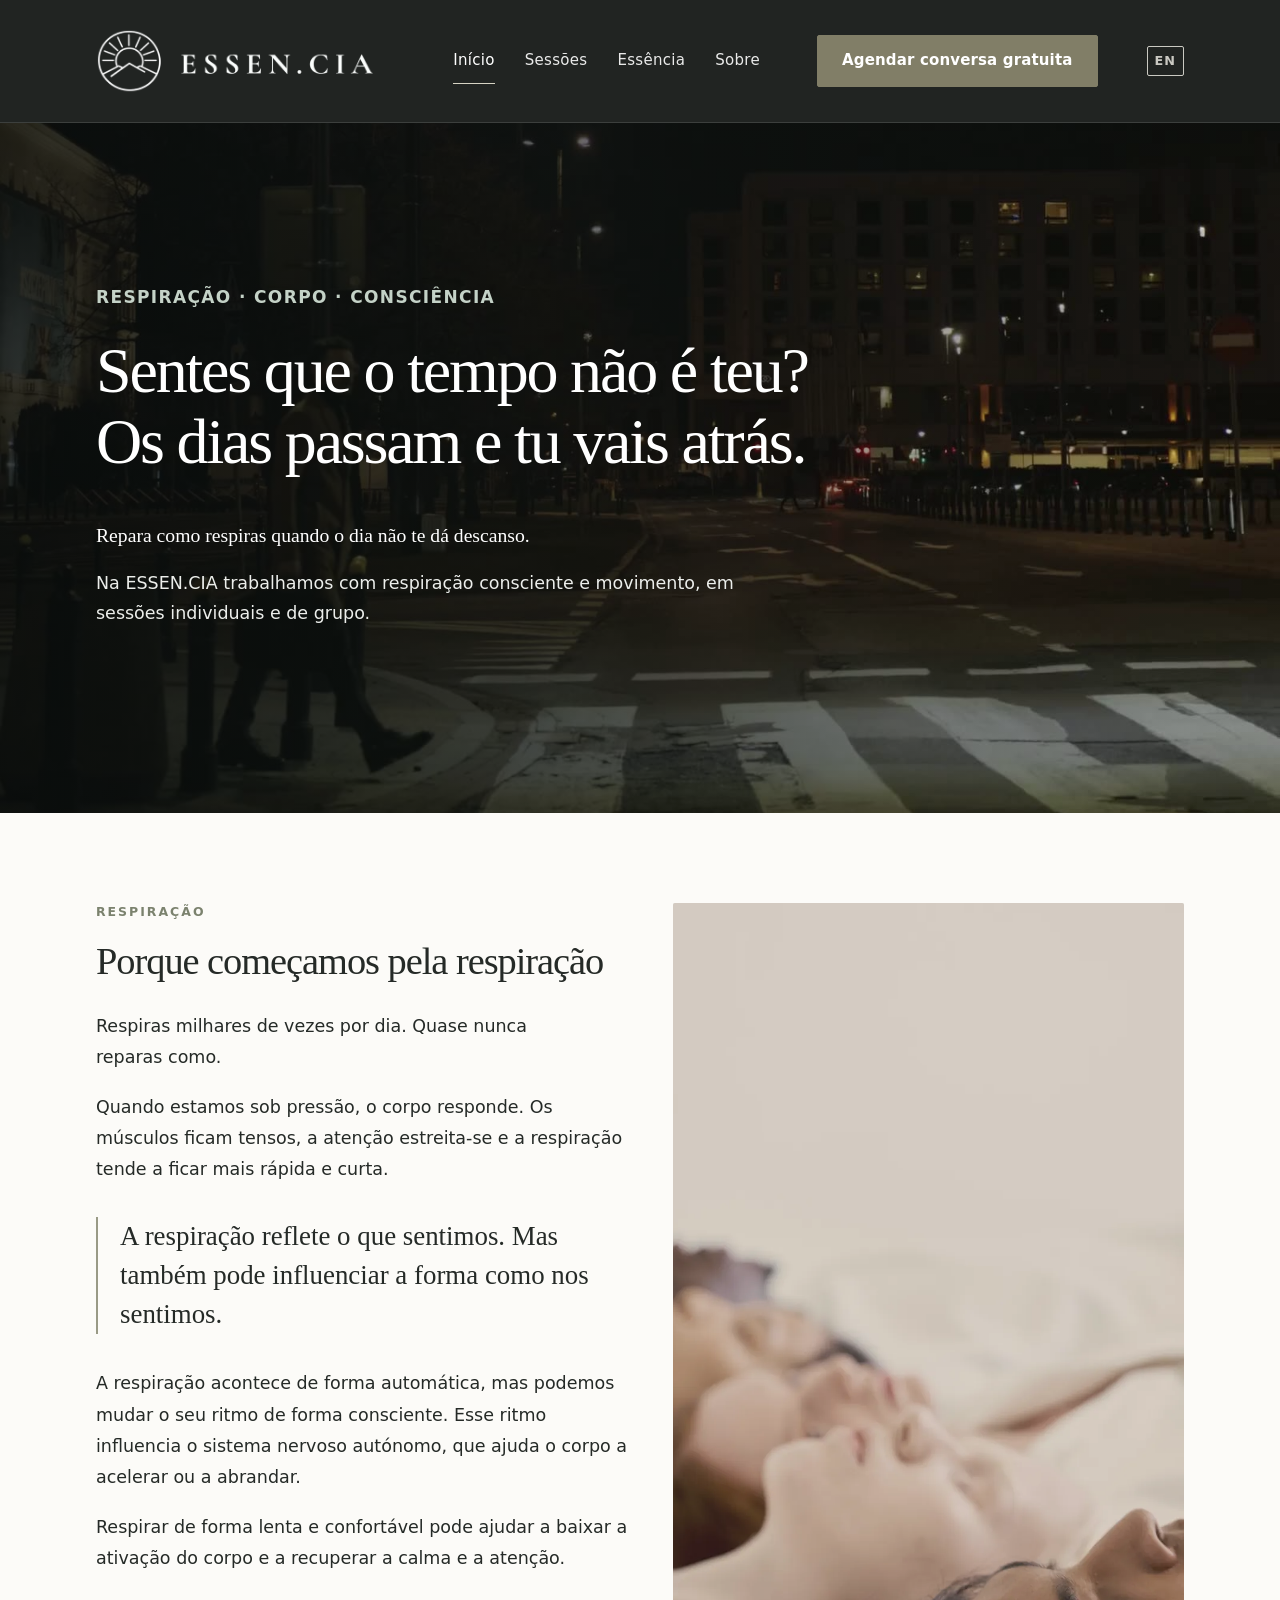
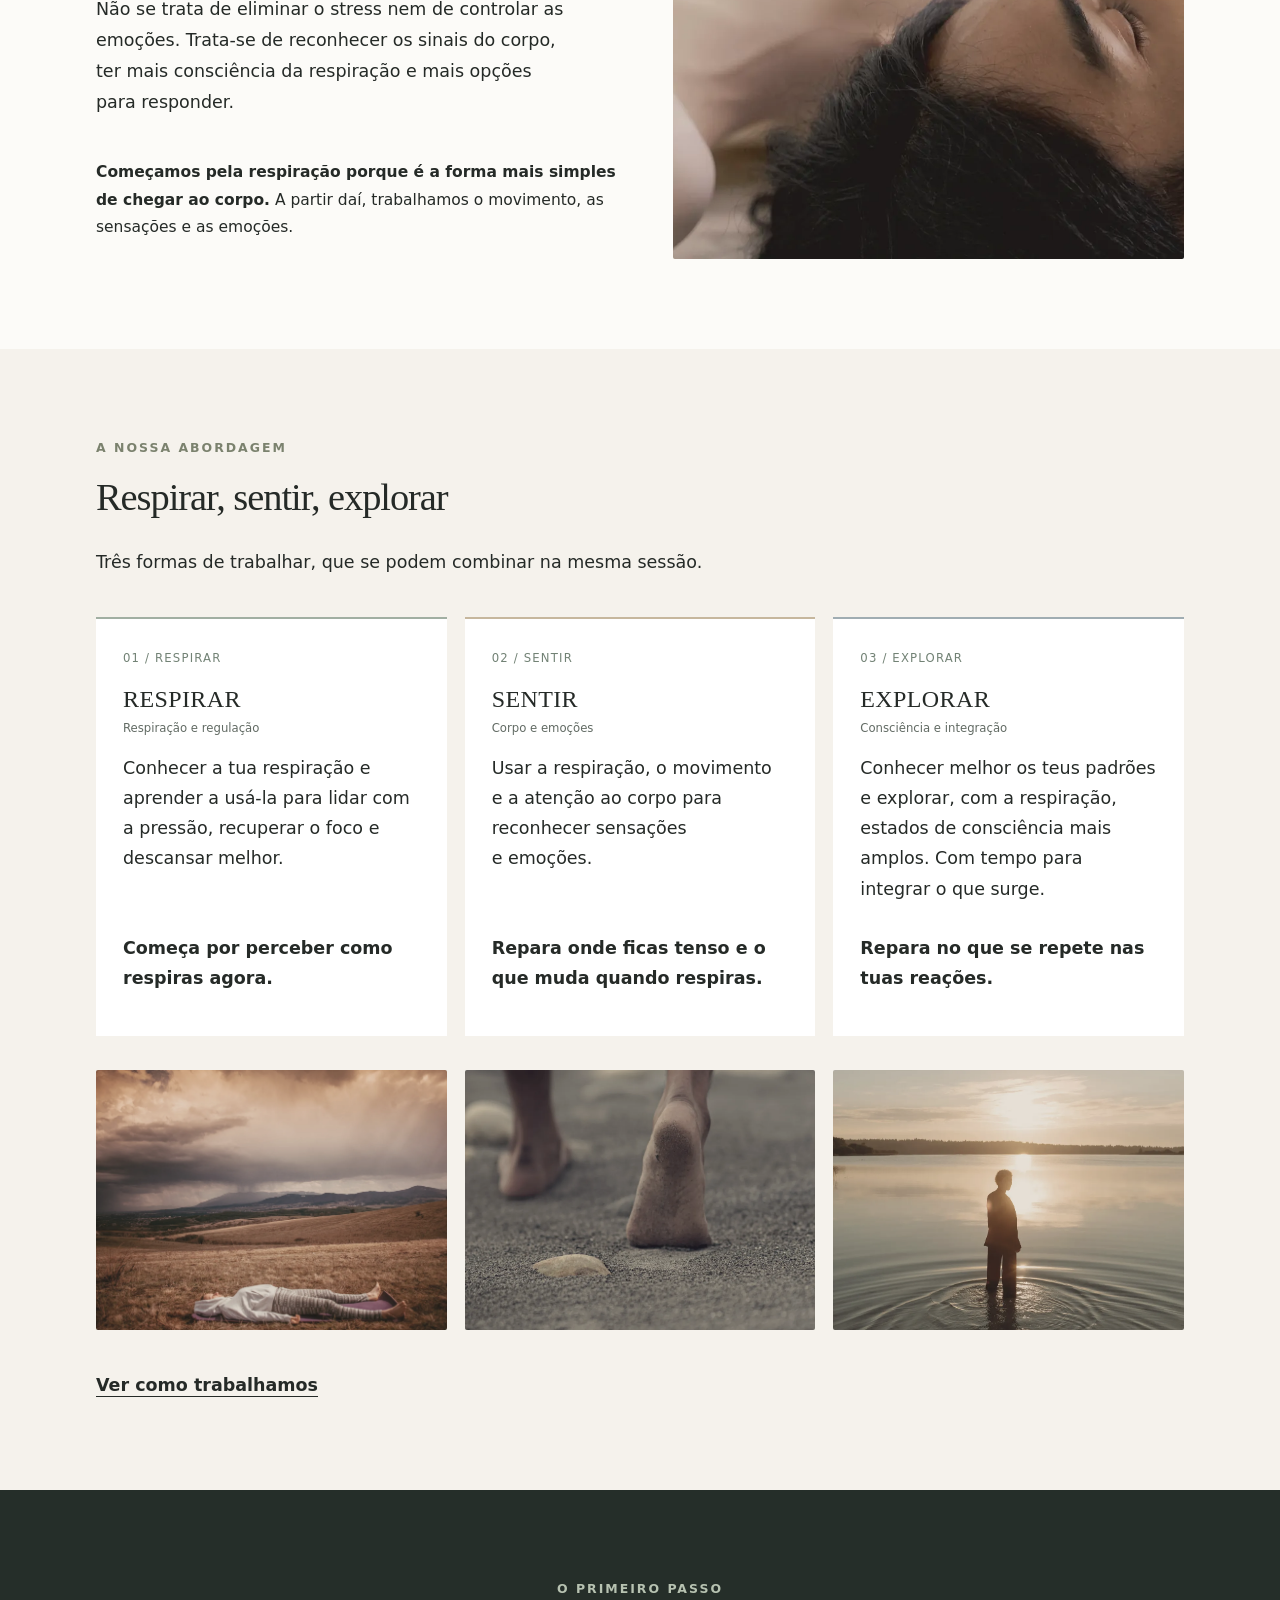
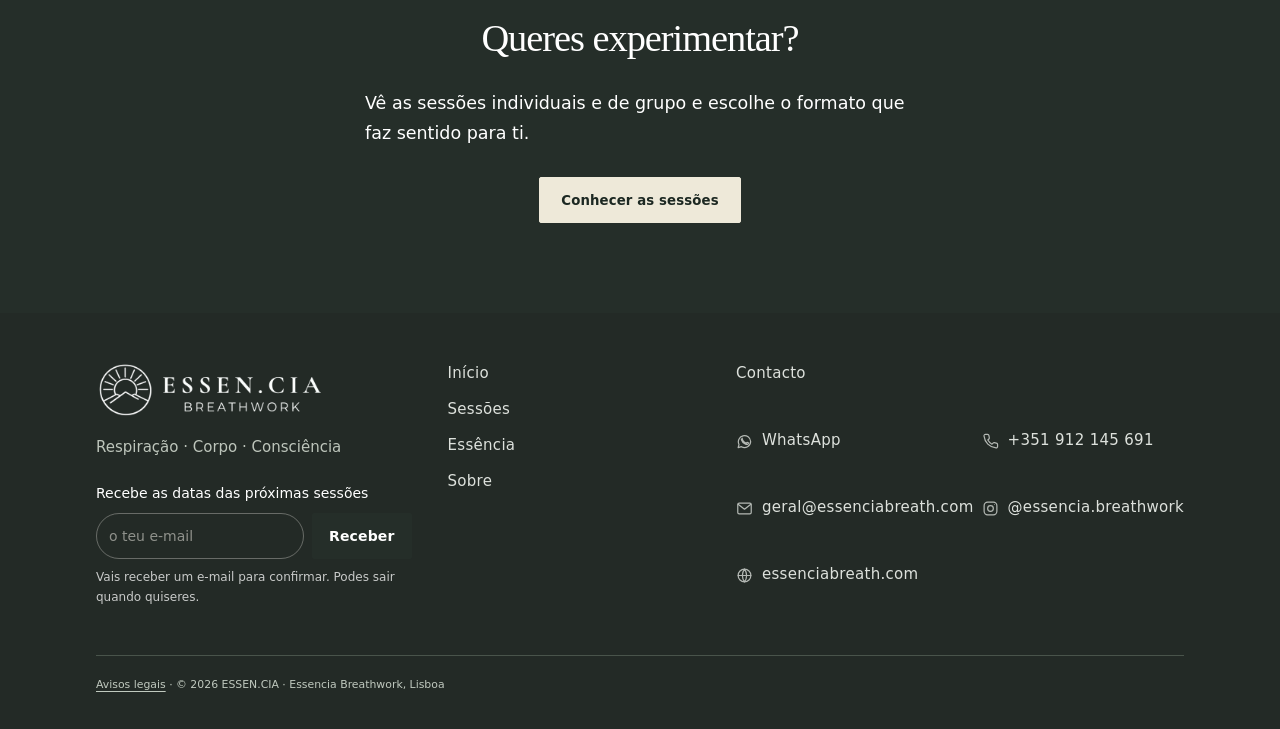
<file: index.html>
<!DOCTYPE html>
<html lang="pt-PT"><head><meta charset="utf-8"/><meta content="width=device-width, initial-scale=1" name="viewport"/><meta content="light" name="color-scheme"/><title>Breathwork em Lisboa · ESSEN.CIA · Respiração, Corpo, Consciência</title><link rel="icon" href="favicon.ico"/><link rel="apple-touch-icon" href="assets/img/favicon.png"/><meta content="Sessões de breathwork (respiração consciente) em Lisboa, individuais e de grupo, com movimento e atenção ao corpo. Conhece a ESSEN.CIA." name="description"/>
<link rel="canonical" href="https://essenciabreath.com/">
<meta property="og:type" content="website"><meta property="og:locale" content="pt_PT"><meta property="og:site_name" content="ESSEN.CIA Breathwork">
<meta property="og:title" content="Breathwork em Lisboa · ESSEN.CIA · Respiração, Corpo, Consciência"><meta property="og:description" content="Sessões de breathwork (respiração consciente) em Lisboa, individuais e de grupo, com movimento e atenção ao corpo. Conhece a ESSEN.CIA."><meta property="og:url" content="https://essenciabreath.com/">
<meta property="og:image" content="https://essenciabreath.com/assets/img/hero-poster.jpg"><meta name="twitter:card" content="summary_large_image">
<script type="application/ld+json">{"@context": "https://schema.org", "@type": "ProfessionalService", "name": "ESSEN.CIA Breathwork", "alternateName": ["Essencia Breathwork", "Essência Breathwork", "ESSEN.CIA"], "url": "https://essenciabreath.com/", "description": "Sessões de breathwork (respiração consciente), movimento e consciência corporal, individuais e de grupo, em Lisboa.", "logo": "https://essenciabreath.com/assets/img/img-01.png", "image": "https://essenciabreath.com/assets/img/hero-poster.jpg", "telephone": "+351912145691", "email": "geral@essenciabreath.com", "areaServed": [{"@type": "City", "name": "Lisboa"}, {"@type": "City", "name": "Oeiras"}], "founder": {"@type": "Person", "name": "Domingos Frazão"}, "sameAs": ["https://www.instagram.com/essencia.breathwork/"], "knowsAbout": ["breathwork", "respiração consciente", "consciência corporal"], "address": {"@type": "PostalAddress", "streetAddress": "Av. 25 de Abril de 1974, 35, 1.º D (Espaço SEED)", "postalCode": "2795-224", "addressLocality": "Linda-a-Velha", "addressRegion": "Lisboa", "addressCountry": "PT"}}</script>
<link rel="alternate" hreflang="pt-PT" href="https://essenciabreath.com/"><link rel="alternate" hreflang="en" href="https://essenciabreath.com/en/"><link rel="alternate" hreflang="x-default" href="https://essenciabreath.com/">
<link rel="stylesheet" href="css/site.css">
</head><body data-page="inicio"><script>(function(){var h=location.hash.slice(1),m={sessoes:"sessoes/",essencia:"essencia/",sobre:"sobre/",contacto:"sessoes/#contacto"};if(m[h])location.replace(m[h]);})();</script><a class="skip" href="./">Ir para o conteúdo</a><header class="site-head">
<a aria-label="ESSEN.CIA — Página inicial" class="logo" href="./"><img alt="ESSEN.CIA" class="brand-logo" data-v07-img="1" src="assets/img/img-01.png"/></a>
<nav aria-label="Menu principal" class="nav" id="nav"><a data-nav="inicio" data-v07-text="1" href="./">Início</a><a data-nav="sessoes" data-v07-text="2" href="sessoes/">Sessões</a><a data-nav="essencia" data-v07-text="3" href="essencia/">Essência</a><a data-nav="sobre" data-v07-text="4" href="sobre/">Sobre</a><a class="btn mobile-only" data-v07-text="5" href="sessoes/#contacto">Agendar conversa gratuita</a><a class="lang-switch" lang="en" hreflang="en" href="en/">EN</a></nav>
<a class="btn head-cta" data-v07-text="6" href="sessoes/#contacto">Agendar conversa gratuita</a><a class="lang-switch lang-desk" lang="en" hreflang="en" href="en/">EN</a><button aria-controls="nav" aria-expanded="false" aria-label="Abrir menu" class="menu-toggle" id="menu-toggle" type="button">☰</button></header>
<main class="active" data-page="inicio" id="inicio">
<section class="hero"><div class="hero-photo" style="background-image:url('assets/img/bg-03.jpg')"></div><video aria-hidden="true" autoplay="" class="hero-video" data-video-choice="homem-passadeira" loop="" muted="" playsinline="" poster="assets/img/hero-poster.jpg" data-src-desktop="assets/video/hero.mp4" data-src-mobile="assets/video/hero-vertical.mp4" data-poster-mobile="assets/img/hero-poster-vertical.jpg" preload="metadata" tabindex="-1"><source src="assets/video/hero.mp4" type="video/mp4"/></video><div class="hero-content"><div class="eyebrow" data-v07-text="7" style="color:#c4d2c7">Respiração · Corpo · Consciência</div><h1 data-v07-text="8"><!-- Abertura anterior (guardada para analisar mais tarde): Estás sempre a correr. Mas quem controla o teu ritmo? --><span>Sentes que o tempo não é teu?</span> <span>Os dias passam e tu vais atrás.</span></h1><div class="intro">Repara como respiras quando o dia não te dá descanso.</div><p data-v07-text="9">Na ESSEN.CIA trabalhamos com respiração consciente e movimento, em sessões individuais e de grupo.</p></div></section>
<section class="section"><div class="shell cols"><div class="wide-prose"><div class="eyebrow" data-v07-text="12">Respiração</div><h2 data-v07-text="13">Porque começamos pela respiração</h2><p data-v07-text="14">Respiras milhares de vezes por dia. Quase nunca reparas como.</p><p data-v07-text="15">Quando estamos sob pressão, o corpo responde. Os músculos ficam tensos, a atenção estreita-se e a respiração tende a ficar mais rápida e curta.</p><div class="statement">A respiração reflete o que sentimos. Mas também pode influenciar a forma como nos sentimos.</div><p data-v07-text="16">A respiração acontece de forma automática, mas podemos mudar o seu ritmo de forma consciente. Esse ritmo influencia o sistema nervoso autónomo, que ajuda o corpo a acelerar ou a abrandar.</p><p data-v07-text="17">Respirar de forma lenta e confortável pode ajudar a baixar a ativação do corpo e a recuperar a calma e a atenção.</p><p data-v07-text="18">Não se trata de eliminar o stress nem de controlar as emoções. Trata-se de reconhecer os sinais do corpo, ter mais consciência da respiração e mais opções para responder.</p><p class="conclusion-paragraph" data-v07-text="19"><strong>Começamos pela respiração porque é a forma mais simples de chegar ao corpo.</strong> A partir daí, trabalhamos o movimento, as sensações e as emoções.</p></div><figure class="image-frame feature-photo"><img alt="Pessoas deitadas de olhos fechados durante uma sessão de respiração" data-v07-img="2" decoding="async" loading="lazy" src="assets/img/img-02.webp"/></figure></div></section>
<section class="section soft"><div class="shell"><div class="eyebrow" data-v07-text="20">A nossa abordagem</div><h2 data-v07-text="21">Respirar, sentir, explorar</h2><p data-v07-text="22">Três formas de trabalhar, que se podem combinar na mesma sessão.</p><div class="door-grid"><article class="door"><figure class="image-frame door-photo"><img alt="Pessoa deitada num tapete ao ar livre, ao fim do dia" decoding="async" loading="lazy" src="assets/img/img-03.webp"/></figure><span class="number" data-v07-text="23">01 / RESPIRAR</span><h3 data-v07-text="24">RESPIRAR</h3><p class="meta" data-v07-text="25">Respiração e regulação</p><p data-v07-text="26">Conhecer a tua respiração e aprender a usá-la para lidar com a pressão, recuperar o foco e descansar melhor.</p><p data-v07-text="27"><strong>Começa por perceber como respiras agora.</strong></p></article><article class="door"><figure class="image-frame door-photo"><img alt="Pés descalços na areia" decoding="async" loading="lazy" src="assets/img/img-04.webp"/></figure><span class="number" data-v07-text="28">02 / SENTIR</span><h3 data-v07-text="29">SENTIR</h3><p class="meta" data-v07-text="30">Corpo e emoções</p><p data-v07-text="31">Usar a respiração, o movimento e a atenção ao corpo para reconhecer sensações e emoções.</p><p data-v07-text="32"><strong>Repara onde ficas tenso e o que muda quando respiras.</strong></p></article><article class="door"><figure class="image-frame door-photo"><img alt="Pessoa de pé na água ao pôr do sol" decoding="async" loading="lazy" src="assets/img/img-05.webp"/></figure><span class="number" data-v07-text="33">03 / EXPLORAR</span><h3 data-v07-text="34">EXPLORAR</h3><p class="meta" data-v07-text="35">Consciência e integração</p><p data-v07-text="36">Conhecer melhor os teus padrões e explorar, com a respiração, estados de consciência mais amplos. Com tempo para integrar o que surge.</p><p data-v07-text="37"><strong>Repara no que se repete nas tuas reações.</strong></p></article></div><div aria-label="Imagens de respiração, movimento e presença" class="image-strip"><figure class="image-frame"><img alt="Pessoa deitada num tapete ao ar livre, ao fim do dia" data-v07-img="3" decoding="async" loading="lazy" src="assets/img/img-03.webp"/></figure><figure class="image-frame"><img alt="Pés descalços na areia" data-v07-img="4" decoding="async" loading="lazy" src="assets/img/img-04.webp"/></figure><figure class="image-frame"><img alt="Pessoa de pé na água ao pôr do sol" data-v07-img="5" decoding="async" loading="lazy" src="assets/img/img-05.webp"/></figure></div><a class="link" href="essencia/">Ver como trabalhamos</a></div></section>
<section class="section dark ending"><div class="shell"><div class="eyebrow" data-v07-text="38">O primeiro passo</div><h2 data-v07-text="39">Queres experimentar?</h2><p data-v07-text="40">Vê as sessões individuais e de grupo e escolhe o formato que faz sentido para ti.</p><a class="btn cream" data-v07-text="41" href="sessoes/">Conhecer as sessões</a></div></section>
</main>
<footer class="footer"><div class="shell"><div class="footer-top"><div><a aria-label="ESSEN.CIA — início" class="logo" href="./"><img alt="ESSEN.CIA Breathwork" class="brand-logo" src="assets/img/logo-breathwork-branco.png"/></a><p class="muted" data-v07-text="164" style="margin-top:17px">Respiração · Corpo · Consciência</p><form class="footer-news" id="news-form" novalidate=""><label for="news-email">Recebe as datas das próximas sessões</label><div class="footer-news-row"><input id="news-email" name="email" type="email" autocomplete="email" required="" placeholder="o teu e-mail" maxlength="160"/><input name="site" tabindex="-1" autocomplete="off" aria-hidden="true" style="position:absolute;left:-9999px;width:1px;height:1px"/><button class="btn" type="submit">Receber</button></div><p class="footer-news-note" id="news-status" role="status" aria-live="polite">Vais receber um e-mail para confirmar. Podes sair quando quiseres.</p></form></div><nav aria-label="Rodapé" class="footer-nav"><a data-v07-text="165" href="./">Início</a><a data-v07-text="166" href="sessoes/">Sessões</a><a data-v07-text="167" href="essencia/">Essência</a><a data-v07-text="168" href="sobre/">Sobre</a></nav><div class="footer-nav footer-contact-links"><a data-v07-text="169" href="sessoes/#contacto">Contacto</a><a data-v07-text="170" href="https://wa.me/351912145691" rel="noopener noreferrer" target="_blank"><svg aria-hidden="true" class="contact-icon" fill="none" height="18" stroke="currentColor" stroke-linecap="round" stroke-linejoin="round" stroke-width="1.7" viewbox="0 0 24 24" width="18"><path d="M20.7 11.9a8.7 8.7 0 0 1-13 7.4L3 20.6l1.2-4.3a8.7 8.7 0 1 1 16.5-4.4Z"></path><path d="M8.8 8.7c.7 2.8 2.2 4.5 5.6 5.8l1.2-1.4 2.2 1.1c-.5 2-2.2 2.4-4.3 1.5-3-1.3-5.2-3.5-6-6.4l1.3-1.9Z"></path></svg> WhatsApp</a><a data-v07-text="171" href="tel:+351912145691"><svg aria-hidden="true" class="contact-icon" fill="none" height="18" stroke="currentColor" stroke-linecap="round" stroke-linejoin="round" stroke-width="1.7" viewbox="0 0 24 24" width="18"><path d="M22 16.1v3a2 2 0 0 1-2.2 2c-9.2-1-16-7.8-17-17A2 2 0 0 1 4.8 2h3a2 2 0 0 1 2 1.7l.5 3a2 2 0 0 1-.6 1.7L8.2 9.9a16 16 0 0 0 5.9 5.9l1.5-1.5a2 2 0 0 1 1.7-.6l3 .5a2 2 0 0 1 1.7 1.9Z"></path></svg> +351 912 145 691</a><a data-v07-text="172" href="mailto:geral@essenciabreath.com"><svg aria-hidden="true" class="contact-icon" fill="none" height="18" stroke="currentColor" stroke-linecap="round" stroke-linejoin="round" stroke-width="1.7" viewbox="0 0 24 24" width="18"><rect height="15" rx="2" width="19" x="2.5" y="4.5"></rect><path d="m3 6 9 7 9-7"></path></svg> <span class="lbl" data-short="E-mail">geral@essenciabreath.com</span></a><a data-v07-text="173" href="https://www.instagram.com/essencia.breathwork/" rel="noopener noreferrer" target="_blank"><svg aria-hidden="true" class="contact-icon" fill="none" height="18" stroke="currentColor" stroke-linecap="round" stroke-linejoin="round" stroke-width="1.7" viewbox="0 0 24 24" width="18"><rect height="18" rx="5" width="18" x="3" y="3"></rect><circle cx="12" cy="12" r="4"></circle><circle cx="17.7" cy="6.4" fill="currentColor" r=".7" stroke="none"></circle></svg> <span class="lbl" data-short="Instagram">@essencia.breathwork</span></a><a data-v07-text="174" href="https://www.essenciabreath.com/" rel="noopener noreferrer" target="_blank"><svg aria-hidden="true" class="contact-icon" fill="none" height="18" stroke="currentColor" stroke-linecap="round" stroke-linejoin="round" stroke-width="1.7" viewbox="0 0 24 24" width="18"><circle cx="12" cy="12" r="9"></circle><path d="M3 12h18M12 3a15 15 0 0 1 0 18M12 3a15 15 0 0 0 0 18"></path></svg> <span class="lbl" data-short="Site">essenciabreath.com</span></a></div></div><div class="footer-small"><p class="legal-links"><a href="avisos-legais/">Avisos legais</a><!-- · <a href="https://www.livroreclamacoes.pt/" target="_blank" rel="noopener noreferrer">Livro de Reclamações</a> (escondido até a inscrição estar feita) --> · © 2026 ESSEN.CIA · Essencia Breathwork, Lisboa</p></div></div></footer><script src="js/site.js"></script></body></html>
</file>
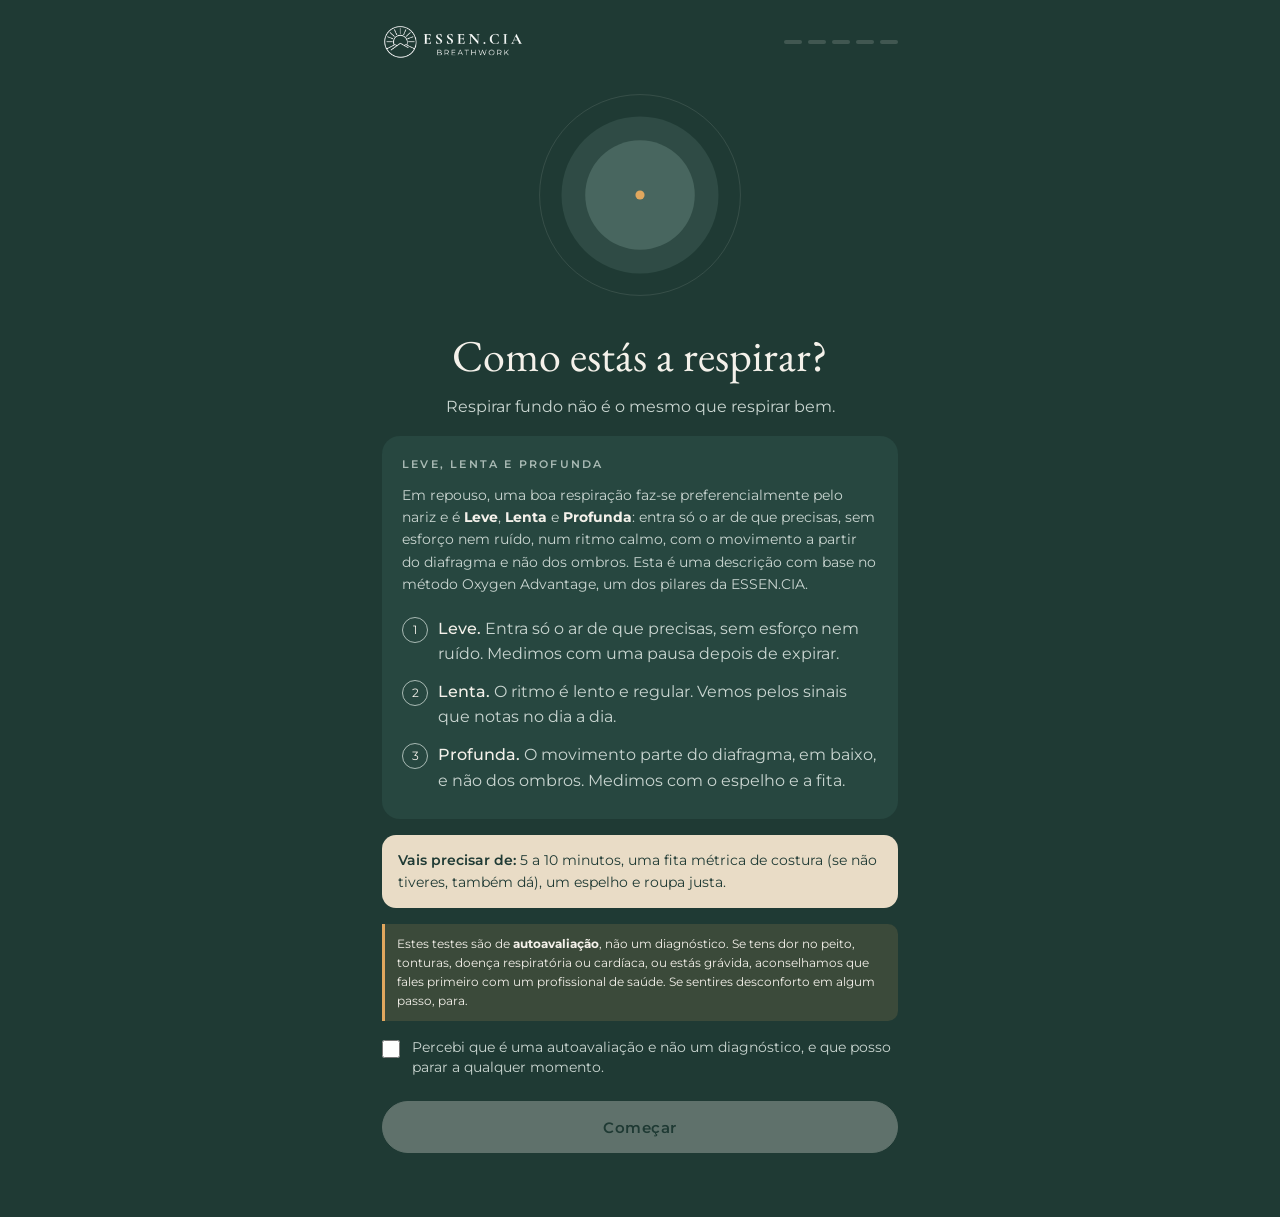
<file: autoavaliacao/index.html>
<!DOCTYPE html>
<html lang="pt-PT">
<head>
<meta charset="UTF-8">
<meta name="viewport" content="width=device-width, initial-scale=1">
<meta name="robots" content="noindex">
<link rel="icon" href="../favicon.ico">
<title>Autoavaliação da Respiração · ESSEN.CIA</title>
<link rel="preconnect" href="https://fonts.googleapis.com">
<link rel="preconnect" href="https://fonts.gstatic.com" crossorigin>
<link href="https://fonts.googleapis.com/css2?family=EB+Garamond:ital,wght@0,400;0,500;1,400&family=Montserrat:wght@400;500;600&display=swap" rel="stylesheet">
<style>
:root{--fundo:#1F3A34;--fundo2:#274740;--bege:#F4F1EA;--t2:#C9D5D0;--t3:#A9BAB4;--suave:#6E8F86;--castanho:#8A6F5A;--ambar:#E0A75E;--linha:rgba(244,241,234,.16)}
*{box-sizing:border-box;margin:0;padding:0}
html,body{background:var(--fundo);color:var(--bege)}
body{font-family:Montserrat,system-ui,sans-serif;font-size:16px;line-height:1.6;-webkit-font-smoothing:antialiased}
.wrap{max-width:560px;margin:0 auto;padding:24px 22px 64px}
header{display:flex;justify-content:space-between;align-items:center;margin-bottom:30px}
.logo{height:36px;width:auto;display:block}
.passos{display:flex;gap:6px}
.passos span{width:18px;height:4px;border-radius:2px;background:var(--linha);transition:background .4s}
.passos span.on,.passos span.feito{background:var(--ambar)}
h1,h2,.serif{font-family:"EB Garamond",Georgia,serif;font-weight:400;line-height:1.1}
h1{font-size:clamp(36px,9vw,44px);margin-bottom:14px}
h2{font-size:clamp(28px,7vw,34px);margin-bottom:12px}
h3{font-size:11px;font-weight:600;letter-spacing:.2em;text-transform:uppercase;color:var(--t3);margin-bottom:10px}
p{color:var(--t2);margin-bottom:14px}
.sobre{font-size:11px;font-weight:600;letter-spacing:.2em;text-transform:uppercase;color:var(--ambar);margin-bottom:10px}
.ecra{display:none;animation:entra .45s ease}.ecra.ativo{display:block}
@keyframes entra{from{opacity:0;transform:translateY(8px)}to{opacity:1;transform:none}}
.bloco{background:var(--fundo2);border-radius:18px;padding:20px;margin:16px 0}
ol.num{counter-reset:n;list-style:none}
ol.num li{counter-increment:n;padding:6px 0 6px 36px;position:relative;color:var(--t2)}
ol.num li::before{content:counter(n);position:absolute;left:0;top:7px;width:24px;height:24px;border-radius:50%;border:1px solid var(--t3);color:var(--bege);font-size:12px;display:flex;align-items:center;justify-content:center}
.material{font-size:14px;color:var(--fundo);background:#E9DCC6;border-radius:14px;padding:14px 16px;margin:16px 0}
.material b{font-weight:600}
.nota.peq{font-size:12px;padding:10px 12px}
.nota{font-size:12.5px;color:var(--bege);background:rgba(224,167,94,.14);border-left:3px solid var(--ambar);padding:12px 14px;border-radius:0 10px 10px 0;margin:16px 0}
.ref{font-size:13px;color:var(--t2);border:1px solid var(--linha);border-radius:14px;padding:14px 16px;margin:14px 0}
.ref summary{cursor:pointer;color:var(--ambar);font-weight:500;margin-top:8px;list-style:none}
.ref summary::-webkit-details-marker{display:none}
.ref details p{font-size:11.5px;line-height:1.55;margin:8px 0 0}
.ref a{color:var(--ambar)}
.botoes{display:flex;gap:12px;flex-wrap:wrap;margin-top:24px;align-items:center}
button,.btn{font-family:Montserrat,sans-serif;font-size:15px;font-weight:600;letter-spacing:.03em;border-radius:30px;min-height:52px;padding:14px 26px;cursor:pointer;border:1px solid var(--bege);transition:all .25s;text-decoration:none;display:inline-flex;align-items:center;justify-content:center;background:transparent;color:var(--bege)}
.prim{background:var(--bege);color:var(--fundo)}
.prim:disabled{opacity:.3;cursor:not-allowed}
.ambar{background:var(--ambar);border-color:var(--ambar);color:var(--fundo)}
.cheio{width:100%}
.lig{border:none;min-height:44px;padding:8px 4px;color:var(--t3);text-decoration:underline;text-underline-offset:3px;font-size:13px;font-weight:500}
.aviso{font-size:13px;color:var(--ambar);min-height:20px;margin-top:10px}
.circ{display:flex;justify-content:center;margin:24px 0 32px}
.circ svg{width:210px;height:210px}
.respira{transform-origin:center;animation:respira 10s ease-in-out infinite}
@keyframes respira{0%,100%{transform:scale(.82)}40%{transform:scale(1)}}
/* formulário */
.campo{margin-bottom:18px}
.campo label{display:block;font-size:11px;font-weight:600;letter-spacing:.14em;text-transform:uppercase;color:var(--t3);margin-bottom:8px}
.campo label small{text-transform:none;letter-spacing:0;font-weight:400}
input[type=text],input[type=email],input[type=tel]{width:100%;font-family:Montserrat,sans-serif;font-size:17px;padding:14px 16px;border:1px solid var(--linha);border-radius:14px;background:rgba(244,241,234,.06);color:var(--bege);outline:none}
input:focus{border-color:var(--ambar)}
input::placeholder{color:var(--t3)}
.consent{display:flex;gap:12px;align-items:flex-start;font-size:13.5px;color:var(--t2);margin-top:14px;line-height:1.5;cursor:pointer}
.barra{display:flex;align-items:center;gap:14px}
.barra input[type=range]{flex:1;accent-color:var(--ambar);height:28px}
.barra output{min-width:64px;text-align:right;font-family:"EB Garamond",Georgia,serif;font-size:20px}
.chips{display:flex;gap:8px;flex-wrap:wrap}
.chips button{min-height:44px;padding:8px 16px;font-size:13px;border-color:var(--linha);letter-spacing:0}
.chips button.sel{background:var(--bege);color:var(--fundo);border-color:var(--bege)}
.centro{text-align:center}.centro .circ svg{width:220px;height:220px}
.bolha{transform-origin:115px 115px;transform:scale(.7);transition:transform 4s ease-in-out}
.bolha.cheia{transform:scale(1)}
.fase{font-family:"EB Garamond",Georgia,serif;font-size:30px;min-height:40px;margin-top:-6px}
.contagem{font-size:13px;color:var(--t3);min-height:20px}
.porque{font-size:12px;color:var(--t2);border-left:2px solid var(--suave);padding:2px 0 2px 14px;margin:14px 0}
.porque b{color:var(--bege);font-weight:600}
.consent input{margin-top:3px;accent-color:var(--ambar);width:18px;height:18px;flex-shrink:0}
/* observação */
.obs{display:flex;gap:14px;align-items:flex-start;padding:14px 0;border-bottom:1px solid var(--linha)}
.obs:last-child{border-bottom:none}
.obs .q{flex:1}.obs .q strong{display:block;font-weight:500;margin-bottom:2px}
.obs .q small{color:var(--t3);font-size:13px}
.simnao{display:flex;gap:6px;flex-shrink:0}
.simnao button{min-height:44px;padding:8px 18px;font-size:13px;border-color:var(--linha)}
.simnao button.sel{background:var(--bege);color:var(--fundo);border-color:var(--bege)}
.tipos{display:grid;gap:10px;margin-top:10px}
.tipo{display:flex;gap:14px;align-items:center;text-align:left;background:var(--fundo2);border:1px solid transparent;border-radius:16px;padding:12px 16px;color:var(--bege);font-weight:400;letter-spacing:0;position:relative;min-height:auto}
.tipo svg{width:64px;height:76px;flex-shrink:0}
.tipo strong{display:block;font-family:"EB Garamond",Georgia,serif;font-size:22px;font-weight:400}
.tipo span{font-size:12.5px;color:var(--t2);line-height:1.45;display:block}
.tipo.sel{border-color:var(--ambar)}
.tipo .sug{display:none;position:absolute;top:8px;right:12px;font-size:9.5px;font-weight:600;letter-spacing:.14em;text-transform:uppercase;color:var(--ambar)}
.tipo.sugerido .sug{display:block}
/* fita */
.ilustra{display:flex;gap:18px;align-items:center;flex-wrap:wrap}
.ilustra svg{width:130px;flex-shrink:0;margin:0 auto}
.ilustra .txt{flex:1;min-width:220px}
table.medidas{width:100%;border-collapse:collapse}
table.medidas th{font-size:10.5px;font-weight:600;letter-spacing:.12em;text-transform:uppercase;color:var(--t3);text-align:left;padding:6px 4px}
table.medidas td{padding:5px 4px}
table.medidas td:first-child{font-size:13px;color:var(--t3);width:46px}
.calc{margin-top:12px;font-size:14px;color:var(--t2);min-height:22px}.calc b{color:var(--bege)}
/* bolt */
.crono{text-align:center}
.anel{position:relative;width:200px;height:200px;margin:8px auto 18px}
.anel svg{width:100%;height:100%;transform:rotate(-90deg)}
.anel .num{position:absolute;inset:0;display:flex;align-items:center;justify-content:center;font-family:"EB Garamond",Georgia,serif;font-size:62px}
.anel .num small{font-size:20px;color:var(--t3);margin-left:4px}
.manual{display:flex;gap:10px;align-items:center;justify-content:center;margin-top:14px;font-size:13px;color:var(--t3)}
.manual input{width:90px;text-align:center;padding:10px}
/* escalas */
.item{padding:16px 0;border-bottom:1px solid var(--linha)}.item:last-child{border-bottom:none}
.item p{margin-bottom:10px;color:var(--bege);font-weight:500}
.escala{display:flex;gap:6px;flex-wrap:wrap}
.escala button{min-height:40px;padding:6px 12px;font-size:12.5px;font-weight:500;border-color:var(--linha);letter-spacing:0;color:var(--t2)}
#calma .escala{display:grid;grid-template-columns:repeat(5,minmax(0,1fr));gap:5px}
#calma .escala button{font-size:11.5px;padding:6px 3px;min-height:38px;line-height:1.2;text-align:center}
#who .escala button{font-size:11.5px}
.escala button.sel{background:var(--bege);border-color:var(--bege);color:var(--fundo)}
.rodape{font-size:12px;color:var(--t3);margin-top:8px}
/* resultado */
.leit{padding:4px 0 18px}
.leit .topo{display:flex;justify-content:space-between;align-items:baseline;gap:10px;flex-wrap:wrap}
.leit .nome{font-family:"EB Garamond",Georgia,serif;font-size:24px}
.leit .val{font-size:12px;color:var(--t2)}
.seg{display:grid;grid-template-columns:repeat(5,minmax(0,1fr));gap:5px;margin:10px 0 8px}
.seg i{height:8px;border-radius:4px;background:var(--linha)}
.seg i.on:nth-child(1){background:#7D6650}.seg i.on:nth-child(2){background:#A8845A}.seg i.on:nth-child(3){background:#E0A75E}.seg i.on:nth-child(4){background:#D8D3B4}.seg i.on:nth-child(5){background:#F4F1EA}
.leit p{font-size:13px;margin:0}
.leit .det{font-size:11.5px;color:var(--t3);margin-top:6px}
.passo{background:var(--bege);color:var(--fundo);border-radius:22px;padding:22px;margin:30px 0}
.passo h3{color:var(--castanho)}
.passo h2{color:var(--fundo);font-size:26px}
.passo p{color:#3F524D;font-size:13.5px}
.passo img{width:100%;max-width:340px;border-radius:12px;background:#F7F2EA;margin:4px 0 10px;display:block}
.passo small{display:block;font-size:11px;color:#5A6B66}
.lista details{border-bottom:1px solid var(--linha)}
.lista summary{cursor:pointer;list-style:none;padding:16px 0;display:flex;justify-content:space-between;align-items:center;gap:12px;font-size:15px}
.lista summary::-webkit-details-marker{display:none}
.lista summary::after{content:"+";color:var(--ambar);font-size:20px}
.lista details[open] summary::after{content:"–"}
.lista summary em{font-style:normal;font-size:10px;font-weight:600;letter-spacing:.14em;text-transform:uppercase;color:var(--ambar);margin-left:auto;margin-right:6px}
.lista .corpo{padding:0 0 18px}
.lista .corpo p{font-size:13.5px}
.pers{background:rgba(244,241,234,.08);border-radius:12px;padding:12px 14px;color:var(--bege)!important;font-size:13px}
.ex{display:flex;gap:14px;align-items:flex-start;padding:12px 0}
.ex img{width:140px;border-radius:10px;background:#F7F2EA;flex-shrink:0}
.ex .tag{font-size:10px;font-weight:600;letter-spacing:.14em;text-transform:uppercase;color:var(--ambar)}
.ex strong{display:block;font-size:14px;margin:2px 0 4px}
.ex span{font-size:12.5px;color:var(--t2)}
.ex small{display:block;font-size:11px;color:var(--t3);margin-top:4px}
.comp{font-size:12.5px;color:var(--t2)}.comp b{color:var(--bege);font-weight:600}
.creditos{font-size:11.5px;color:var(--t3);margin-top:34px;padding-top:16px;border-top:1px solid var(--linha);line-height:1.6}
.creditos a{color:var(--t2)}
#e6>p{font-size:15px}
#e6 .nota{font-size:12.5px}
#e6>h2{font-size:clamp(26px,6.5vw,31px)}
#relatorio{display:none}
@media(max-width:440px){.obs{flex-direction:column;gap:8px}.ex{flex-direction:column}.ex img{width:100%;max-width:260px}}
/* ===== relatório para imprimir / PDF ===== */
@media print{
  @page{size:A4;margin:14mm}
  html,body{background:#fff!important;color:#1F3A34}
  .wrap{display:none!important}
  #relatorio{display:block!important;font-family:Montserrat,sans-serif;color:#1F3A34;font-size:10.5pt;line-height:1.5}
  #relatorio .cab{background:#1F3A34;color:#F4F1EA;padding:14px 18px;border-radius:8px;display:flex;justify-content:space-between;align-items:flex-end;-webkit-print-color-adjust:exact;print-color-adjust:exact}
  #relatorio .cab b{font-family:"EB Garamond",serif;font-weight:400;font-size:20pt;display:block}
  #relatorio h4{font-size:8pt;letter-spacing:.18em;text-transform:uppercase;color:#8A6F5A;margin:16px 0 6px}
  #relatorio .abre{background:#F4F1EA;border-radius:8px;padding:10px 14px;margin-top:12px;-webkit-print-color-adjust:exact;print-color-adjust:exact}
  #relatorio .tres{display:grid;grid-template-columns:repeat(3,1fr);gap:10px}
  #relatorio .tres>div{border:1px solid #E3DED3;border-radius:8px;padding:10px}
  #relatorio .tres b{font-family:"EB Garamond",serif;font-weight:400;font-size:15pt;display:block}
  #relatorio .rseg{display:grid;grid-template-columns:repeat(5,1fr);gap:3px;margin:6px 0}
  #relatorio .rseg i{height:5px;border-radius:3px;background:#ECE7DC;-webkit-print-color-adjust:exact;print-color-adjust:exact}
  #relatorio .rseg i.on:nth-child(1){background:#E3C9A0}#relatorio .rseg i.on:nth-child(2){background:#E0A75E}#relatorio .rseg i.on:nth-child(3){background:#A98B5F}#relatorio .rseg i.on:nth-child(4){background:#6E8F86}#relatorio .rseg i.on:nth-child(5){background:#1F3A34}
  #relatorio .pq{grid-template-columns:repeat(3,1fr);display:grid;gap:10px}
  #relatorio .pq img{width:100%;border-radius:6px}
  #relatorio table{width:100%;border-collapse:collapse;font-size:9pt}
  #relatorio td,#relatorio th{border:1px solid #E3DED3;padding:6px 8px;text-align:left}
  #relatorio .fim{margin-top:14px;font-size:8pt;color:#5A6B66}
  #relatorio .temas p{margin:0 0 6px}
  #relatorio p{color:#1F3A34}
  #relatorio .rseg{border:none!important;padding:0!important}
}
</style>
</head>
<body>
<div class="wrap">
<header><img class="logo" src="[data-uri]" alt="ESSEN.CIA Breathwork"><div class="passos" id="passos"></div></header>

<!-- 0 · INÍCIO -->
<section class="ecra ativo" id="e0">
  <div class="circ"><svg viewBox="0 0 230 230" aria-hidden="true"><circle cx="115" cy="115" r="110" fill="none" stroke="#F4F1EA" stroke-opacity=".12"/><g class="respira"><circle cx="115" cy="115" r="86" fill="#6E8F86" fill-opacity=".2"/><circle cx="115" cy="115" r="60" fill="#6E8F86" fill-opacity=".4"/></g><circle cx="115" cy="115" r="5" fill="#E0A75E"/></svg></div>
  <h1 style="text-align:center">Como estás a respirar?</h1>
  <p style="text-align:center">Respirar fundo não é o mesmo que respirar bem.</p>
  <div class="bloco">
    <h3>Leve, lenta e profunda</h3>
    <p style="font-size:14px">Em repouso, uma boa respiração faz-se preferencialmente pelo nariz e é <b style="color:var(--bege)">Leve</b>, <b style="color:var(--bege)">Lenta</b> e <b style="color:var(--bege)">Profunda</b>: entra só o ar de que precisas, sem esforço nem ruído, num ritmo calmo, com o movimento a partir do diafragma e não dos ombros. Esta é uma descrição com base no método Oxygen Advantage, um dos pilares da ESSEN.CIA.</p>
    <ol class="num">
      <li><b style="color:var(--bege);font-weight:500">Leve.</b> Entra só o ar de que precisas, sem esforço nem ruído. Medimos com uma pausa depois de expirar.</li>
      <li><b style="color:var(--bege);font-weight:500">Lenta.</b> O ritmo é lento e regular. Vemos pelos sinais que notas no dia a dia.</li>
      <li><b style="color:var(--bege);font-weight:500">Profunda.</b> O movimento parte do diafragma, em baixo, e não dos ombros. Medimos com o espelho e a fita.</li>
    </ol>
    </div>
  <div class="material"><b>Vais precisar de:</b> 5 a 10 minutos, uma fita métrica de costura (se não tiveres, também dá), um espelho e roupa justa.</div>
  <div class="nota peq">Estes testes são de <b>autoavaliação</b>, não um diagnóstico. Se tens dor no peito, tonturas, doença respiratória ou cardíaca, ou estás grávida, aconselhamos que fales primeiro com um profissional de saúde. Se sentires desconforto em algum passo, para.</div>
  <label class="consent" style="margin-top:16px"><input type="checkbox" id="c0" onchange="$('b0').disabled=!this.checked"><span>Percebi que é uma autoavaliação e não um diagnóstico, e que posso parar a qualquer momento.</span></label>
  <div id="ultima"></div>
  <div class="botoes"><button class="prim cheio" id="b0" onclick="ir(1)" disabled>Começar</button></div>
</section>

<!-- 1 · SOBRE TI -->
<section class="ecra" id="e1">
  <div class="sobre">Antes de começar</div>
  <h2>Sobre ti</h2>
  <form id="fSobre" autocomplete="on" onsubmit="return false">
  <div class="campo"><label for="fNome">Nome <small>(primeiro nome chega)</small></label><input type="text" id="fNome" name="given-name" autocomplete="given-name"></div>
  <div class="campo"><label for="fIdade">Idade</label><div class="barra"><input type="range" id="fIdade" min="16" max="90" value="40"><output id="oIdade">40</output></div></div>
  <div class="campo"><label>Sexo</label><div class="chips" id="fSexo"><button type="button" data-v="Mulher">Mulher</button><button type="button" data-v="Homem">Homem</button><button type="button" data-v="">Prefiro não dizer</button></div></div>
  <div class="campo"><label for="fAltura">Altura</label><div class="barra"><input type="range" id="fAltura" min="140" max="210" value="170"><output id="oAltura">170 cm</output></div></div>
  <div class="campo"><label for="fPeso">Peso</label><div class="barra"><input type="range" id="fPeso" min="40" max="150" value="70"><output id="oPeso">70 kg</output></div></div>
  <p style="font-size:12.5px">A idade, o sexo, a altura e o peso não ficam gravados nem são enviados. Servem para enquadrar os resultados e só aparecem no teu relatório.</p>
  <div class="campo"><label for="fEmail">E-mail <small>(opcional, para receberes o relatório em PDF)</small></label><input type="email" id="fEmail" name="email" autocomplete="email" inputmode="email"></div>
  <div class="campo"><label for="fTel">Telemóvel <small>(opcional)</small></label><input type="tel" id="fTel" name="tel" autocomplete="tel" inputmode="tel"></div>
  <div id="consents" style="display:none">
    <label class="consent" id="lc1"><input type="checkbox" id="c1"> Quero receber o meu relatório em PDF por e-mail. Aceito que a ESSEN.CIA use o meu nome e e-mail para isso.</label>
    <label class="consent" id="lc2"><input type="checkbox" id="c2"> Quero receber, de vez em quando, conteúdos sobre respiração da ESSEN.CIA, por e-mail ou telefone. Posso sair quando quiser.</label>
    
  </div>
  </form>
  <p style="font-size:12.5px;margin-top:18px">As tuas respostas e medições ficam guardadas só neste navegador. Se deixares o e-mail ou o telemóvel, guardamos apenas o nome, esses contactos e as tuas escolhas acima. Podes pedir para os apagar a qualquer momento.<br><a href="#" id="privLink" target="_blank" rel="noopener" style="color:var(--ambar)">Política de privacidade</a></p>
  <div class="aviso" id="a1"></div>
  <div class="botoes"><button onclick="ir(0)">Voltar</button><button class="prim" id="b1" onclick="ir(7)" disabled>Continuar</button></div>
</section>


<!-- 1b · CENTRAR -->
<section class="ecra" id="e7">
  <div class="sobre">Antes de começar</div>
  <h2>Três respirações para começar</h2>
  <p>Senta-te confortável, com os pés no chão e os ombros soltos. Vamos fazer três respirações calmas, pelo nariz, para chegares a este momento.</p>
  <div class="centro">
    <div class="circ"><svg viewBox="0 0 230 230" aria-hidden="true"><circle cx="115" cy="115" r="110" fill="none" stroke="#F4F1EA" stroke-opacity=".12"/><g class="bolha" id="bolha"><circle cx="115" cy="115" r="96" fill="#6E8F86" fill-opacity=".22"/><circle cx="115" cy="115" r="66" fill="#6E8F86" fill-opacity=".42"/></g><circle cx="115" cy="115" r="5" fill="#E0A75E"/></svg></div>
    <div class="fase" id="fase"></div>
    <div class="contagem" id="contagem"></div>
    <button class="prim" id="bCentro" onclick="centrar()">Começar</button>
  </div>
  <div class="nota">Respira de forma suave, sem encher muito. Respirações muito profundas alteram o teste que vem a seguir.</div>
  <div class="botoes"><button onclick="ir(1)">Voltar</button><button class="prim" id="b7" onclick="ir(2)">Continuar</button></div>
</section>

<!-- 2 · LEVE: BOLT -->
<section class="ecra" id="e2">
  <div class="sobre">Leve · 1 de 3</div>
  <h2>Quanto tempo aguentas sem vontade de respirar?</h2>
  <div class="ref">O BOLT (Body Oxygen Level Test) é um teste usado no método Oxygen Advantage, de Patrick McKeown. Em repouso, conta quantos segundos passam entre uma expiração normal e a primeira vontade clara de voltar a inspirar. O método usa esse tempo como uma indicação indireta da tolerância ao dióxido de carbono (CO₂).
    <details><summary>Ver referência completa</summary><p>McKeown P. The Oxygen Advantage, 2015; The Breathing Cure, 2021. Teste BOLT (Body Oxygen Level Test). O limite de 25 segundos vem de Kiesel K. et al., International Journal of Sports Physical Therapy, 2017; 12(5):774–786.</p></details>
  </div>
  <div class="porque"><b>Porque começamos aqui.</b> As respirações muito profundas do teste da fita alteram este resultado, por isso a pausa vem primeiro, com o corpo em repouso.<br><b>Porque importa.</b> Segundo o método, quem respira ar a mais em repouso tolera pior o dióxido de carbono e sente vontade de respirar mais cedo, com as implicações que isso traz ao organismo e ao sistema nervoso.</div>
  <div class="bloco"><ol class="num">
    <li>Senta-te e respira calmamente pelo nariz, durante um minuto.</li>
    <li>Inspira e expira normalmente pelo nariz, sem esvaziar à força.</li>
    <li>Aperta o nariz com os dedos e carrega em Iniciar no cronómetro.</li>
    <li>Carrega em Parar ao primeiro sinal claro de vontade de respirar: engolir, um aperto na garganta, a barriga a mexer.</li>
    <li>Solta o nariz e volta a respirar pelo nariz, com calma.</li>
  </ol></div>
  <div class="nota"><b>Este não é um teste de resistência.</b> Volta a respirar assim que sentires a primeira vontade clara de inspirar. A primeira inspiração deve ser tranquila. Se precisares de inspirar fundo, mantiveste a pausa demasiado tempo. Espera até a respiração voltar ao normal e, quando repetires o teste, termina a pausa mais cedo.</div>
  <p style="font-size:13px">Para comparar ao longo do tempo, o ideal é medir de manhã, logo ao acordar.</p>
  <div class="crono">
    <div class="anel"><svg viewBox="0 0 200 200"><circle cx="100" cy="100" r="88" fill="none" stroke="rgba(244,241,234,.14)" stroke-width="10"/><circle id="arco" cx="100" cy="100" r="88" fill="none" stroke="#E0A75E" stroke-width="10" stroke-linecap="round" stroke-dasharray="552.9" stroke-dashoffset="552.9"/></svg><div class="num" id="tempo">0<small>s</small></div></div>
    <button class="prim" id="bCrono" onclick="crono()">Iniciar</button>
    <div class="manual"><label for="boltM">ou escreve os segundos</label> <input type="text" inputmode="numeric" id="boltM"></div>
  </div>
  <div class="botoes"><button onclick="ir(7)">Voltar</button><button class="prim" onclick="ir(3)">Continuar</button><button class="lig" onclick="saltarBolt()">Saltar este passo</button></div>
</section>

<!-- 3 · CALMA -->
<section class="ecra" id="e3">
  <div class="sobre">Lenta · 2 de 3</div>
  <h2>Com que frequência notas estes sinais?</h2>
  <div class="porque"><b>Porque importa.</b> Quando respiras mais depressa ou sentes o movimento da respiração sobretudo na parte de cima do peito, podes notar tensão, bocejos ou mãos frias. Reparar em quando estes sinais aparecem ajuda-te a conhecer melhor o teu padrão respiratório.</div>
  <p>Pensa nas últimas duas semanas e escolhe a resposta que melhor descreve a tua experiência. Não há respostas certas ou erradas.</p>
  <div class="bloco" id="calma"></div>
  <p class="rodape">As primeiras quatro perguntas baseiam-se no protocolo de rastreio de Kiesel et al. (2017). As últimas três inspiram-se no Self Evaluation of Breathing Questionnaire, de Courtney et al. A formulação das sete perguntas reflete a interpretação destas referências pela ESSEN.CIA.</p>
  <div class="aviso" id="a5"></div>
  <div class="botoes"><button onclick="ir(2)">Voltar</button><button class="prim" id="b5" onclick="seguirCalma()">Continuar</button></div>
</section>

<!-- 4 · PROFUNDA: OBSERVAÇÃO -->
<section class="ecra" id="e4">
  <div class="sobre">Profunda · 3 de 3</div>
  <h2>Onde se move a tua respiração?</h2>
  <div class="ref">Neste passo e no seguinte, vais observar duas coisas: que zonas do corpo se movem quando respiras e quanto se movem. Ambos os passos seguem o método Breathing IQ, descrito pela Dra. Belisa Vranich e colegas na revista Frontiers in Physiology (2025).
    <details><summary>Ver referência completa</summary><p>Vranich B, Lee R, Zapanta J, Shoen B, Houghton H, Ruelas C, Wahlfeldt ML, Kerr R, Pripotnev A, Goorahoo M, Baptiste J-B, Elliot J. The Breathing IQ: an anthropometric index of diaphragmatic breathing efficiency. Frontiers in Physiology, 2025; 15:1394109. <a href="https://doi.org/10.3389/fphys.2024.1394109" target="_blank" rel="noopener">doi:10.3389/fphys.2024.1394109</a>. Estudo preliminar, sem grupo de controlo: em 384 pessoas, logo a seguir a uma sessão de 90 minutos com cinco exercícios, quase 9 em cada 10 pessoas melhoraram o resultado. A autora principal fundou uma empresa que oferece formação sobre o método. A classificação por níveis desta app é uma adaptação da ESSEN.CIA.</p></details>
  </div>
  <div class="porque"><b>Porque importa.</b> O diafragma é o principal músculo da respiração. Quando o pescoço e os ombros fazem esse trabalho, cansam-se e a respiração tende a ficar mais alta e mais rápida.</div>
  <div class="bloco"><ol class="num">
    <li>Fica de pé, em frente ao espelho, com os ombros soltos.</li>
    <li>Põe uma mão no peito e outra na barriga.</li>
    <li>Faz três inspirações grandes e três expirações completas, sem pressa.</li>
    <li>Repara no que se mexe ao inspirar e no que acontece ao expirar.</li>
  </ol></div>
  <div class="bloco">
    <div class="obs" data-k="ombros"><div class="q"><strong>Os ombros sobem quando inspiras?</strong><small>Mesmo que pouco, em direção às orelhas.</small></div><div class="simnao"><button>Sim</button><button>Não</button></div></div>
    <div class="obs" data-k="peito"><div class="q"><strong>A parte de cima do peito sobe?</strong><small>A mão do peito mexe-se mais para cima do que para a frente.</small></div><div class="simnao"><button>Sim</button><button>Não</button></div></div>
    <div class="obs" data-k="barriga"><div class="q"><strong>A barriga vai para a frente quando inspiras?</strong><small>A mão da barriga afasta-se do corpo e volta ao expirar.</small></div><div class="simnao"><button>Sim</button><button>Não</button></div></div>
    <div class="obs" data-k="costelas"><div class="q"><strong>As costelas de baixo abrem para os lados?</strong><small>Muda as mãos para a cintura, logo acima da anca. Sentes-as a afastar ao inspirar?</small></div><div class="simnao"><button>Sim</button><button>Não</button></div></div>
  </div>
  <div id="blocoTipo" style="display:none">
    <p id="sug" style="color:var(--bege)"></p>
    <div class="tipos">
      <button class="tipo" data-t="vertical"><em class="sug">Sugerido</em><svg viewBox="0 0 110 130" aria-hidden="true"><defs><marker id="m" viewBox="0 0 10 10" refX="8" refY="5" markerWidth="5" markerHeight="5" orient="auto"><path d="M0 0L10 5L0 10z" fill="#E0A75E"/></marker></defs><path d="M52 14c8 0 13 6 13 13s-5 14-13 14-13-6-13-13 5-14 13-14z" fill="#DCE5E1" stroke="#C9D5D0" stroke-width="2"/>
<path d="M46 42v8c-10 4-14 14-14 28 0 16 2 30 4 44h34c2-12 3-26 1-40 C 70 66 66 54 58 50v-8z" fill="#DCE5E1" stroke="#C9D5D0" stroke-width="2" stroke-linejoin="round"/><path d="M40 62 V 40" stroke="#E0A75E" stroke-width="3" fill="none" stroke-linecap="round" marker-end="url(#m)"/><path d="M64 62 V 40" stroke="#E0A75E" stroke-width="3" fill="none" stroke-linecap="round" marker-end="url(#m)"/></svg><div><strong>Vertical</strong><span>Sobretudo no peito e nos ombros. A barriga fica parada ou entra.</span></div></button>
      <button class="tipo" data-t="hibrida"><em class="sug">Sugerido</em><svg viewBox="0 0 110 130" aria-hidden="true"><defs><marker id="m" viewBox="0 0 10 10" refX="8" refY="5" markerWidth="5" markerHeight="5" orient="auto"><path d="M0 0L10 5L0 10z" fill="#E0A75E"/></marker></defs><path d="M52 14c8 0 13 6 13 13s-5 14-13 14-13-6-13-13 5-14 13-14z" fill="#DCE5E1" stroke="#C9D5D0" stroke-width="2"/>
<path d="M46 42v8c-10 4-14 14-14 28 0 16 2 30 4 44h34c2-12 3-26 1-40 C 70 66 66 54 58 50v-8z" fill="#DCE5E1" stroke="#C9D5D0" stroke-width="2" stroke-linejoin="round"/><path d="M58 60 V 46" stroke="#E0A75E" stroke-width="3" fill="none" stroke-linecap="round" marker-end="url(#m)"/><path d="M72 92 H 86" stroke="#E0A75E" stroke-width="3" fill="none" stroke-linecap="round" marker-end="url(#m)"/></svg><div><strong>Híbrida</strong><span>Um pouco dos dois. O peito sobe e a barriga também se mexe.</span></div></button>
      <button class="tipo" data-t="horizontal"><em class="sug">Sugerido</em><svg viewBox="0 0 110 130" aria-hidden="true"><defs><marker id="m" viewBox="0 0 10 10" refX="8" refY="5" markerWidth="5" markerHeight="5" orient="auto"><path d="M0 0L10 5L0 10z" fill="#E0A75E"/></marker></defs><path d="M52 14c8 0 13 6 13 13s-5 14-13 14-13-6-13-13 5-14 13-14z" fill="#DCE5E1" stroke="#C9D5D0" stroke-width="2"/>
<path d="M46 42v8c-10 4-14 14-14 28 0 16 2 30 4 44h34c2-12 3-26 1-40 C 70 66 66 54 58 50v-8z" fill="#DCE5E1" stroke="#C9D5D0" stroke-width="2" stroke-linejoin="round"/><path d="M74 92 H 96" stroke="#E0A75E" stroke-width="3" fill="none" stroke-linecap="round" marker-end="url(#m)"/><path d="M32 92 H 12" stroke="#E0A75E" stroke-width="3" fill="none" stroke-linecap="round" marker-end="url(#m)"/><path d="M73 74 H 90" stroke="#E0A75E" stroke-width="3" fill="none" stroke-linecap="round" marker-end="url(#m)"/></svg><div><strong>Horizontal</strong><span>A barriga e as costelas de baixo abrem. Os ombros ficam quietos.</span></div></button>
    </div>
  </div>
  <div class="botoes"><button onclick="ir(3)">Voltar</button><button class="prim" id="b2" onclick="ir(5)" disabled>Continuar</button></div>
</section>

<!-- 5 · PROFUNDA: FITA -->
<section class="ecra" id="e5">
  <div class="sobre">Profunda · 3 de 3</div>
  <h2>Qual é a amplitude de movimento do teu tronco?</h2>
  <p>Com uma fita métrica medes a diferença entre o tronco cheio e vazio, na inspiração e na expiração. Não importa o tamanho do teu corpo: o que conta é a proporção entre as duas medidas.</p>
  <div class="bloco ilustra">
    <svg viewBox="0 0 160 220" aria-hidden="true">
      <path d="M80 18c11 0 18 8 18 19s-7 20-18 20-18-9-18-20 7-19 18-19z" fill="none" stroke="#C9D5D0" stroke-width="2"/>
      <path d="M70 56v10c-20 4-36 10-40 26-3 14-4 40-2 62M90 56v10c20 4 36 10 40 26 3 14 4 40 2 62" fill="none" stroke="#C9D5D0" stroke-width="2" stroke-linecap="round"/>
      <path d="M44 100c8 24 10 50 6 104M116 100c-8 24-10 50-6 104" fill="none" stroke="#C9D5D0" stroke-width="2" stroke-linecap="round"/>
      <circle cx="62" cy="104" r="2.5" fill="#E0A75E"/><circle cx="98" cy="104" r="2.5" fill="#E0A75E"/>
      <path d="M54 120c10 12 20 16 26 16s16-4 26-16" fill="none" stroke="#A9BAB4" stroke-width="1.4" stroke-dasharray="3 3"/>
      <path d="M44 140c10 5 24 8 36 8s26-3 36-8" fill="none" stroke="#E0A75E" stroke-width="5" stroke-linecap="round"/>
      <text x="80" y="172" text-anchor="middle" font-family="Montserrat,sans-serif" font-size="10" fill="#E0A75E">fita aqui</text>
    </svg>
    <div class="txt"><ol class="num">
      <li>De pé, procura a última costela da frente, na linha vertical do mamilo.</li>
      <li>Passa a fita à volta do tronco a essa altura, direita e sem apertar.</li>
      <li>Inspira o máximo que conseguires e lê a medida.</li>
      <li>Expira até ao fim e lê a medida outra vez.</li>
      <li>Repete mais duas vezes, se puderes. Usamos a média.</li>
    </ol></div>
  </div>
  <div class="bloco">
    <table class="medidas">
      <tr><th></th><th>Inspiração (cm)</th><th>Expiração (cm)</th></tr>
      <tr><td>1.ª</td><td><input type="text" inputmode="decimal" id="i1" aria-label="Inspiração, 1.ª medida"></td><td><input type="text" inputmode="decimal" id="x1" aria-label="Expiração, 1.ª medida"></td></tr>
      <tr><td>2.ª</td><td><input type="text" inputmode="decimal" id="i2" placeholder="opcional" aria-label="Inspiração, 2.ª medida"></td><td><input type="text" inputmode="decimal" id="x2" placeholder="opcional" aria-label="Expiração, 2.ª medida"></td></tr>
      <tr><td>3.ª</td><td><input type="text" inputmode="decimal" id="i3" placeholder="opcional" aria-label="Inspiração, 3.ª medida"></td><td><input type="text" inputmode="decimal" id="x3" placeholder="opcional" aria-label="Expiração, 3.ª medida"></td></tr>
    </table>
    <div class="calc" id="calc"></div>
  </div>
  <div class="botoes"><button onclick="ir(4)">Voltar</button><button class="prim" id="b3" onclick="resultado()" disabled>Ver a minha leitura</button></div>
  <p style="text-align:center;margin-top:14px"><button class="link" onclick="semFita()" style="background:none;border:0;color:inherit;text-decoration:underline;cursor:pointer;font:inherit;font-size:14px">Não tenho fita métrica, ver a leitura sem amplitude</button></p>
</section>

<!-- 6 · RESULTADO -->
<section class="ecra" id="e6">
  <div class="sobre">A tua leitura</div>
  <h2 id="rTit"></h2>
  <p id="rAbre" style="color:var(--bege)"></p>
  <div id="rCuidado"></div>
  <div class="bloco" id="rLeit"></div>
  <h3 style="margin-top:28px">O que isto quer dizer</h3>
  <p id="rQuer"></p>
  <div class="passo" id="rPasso"></div>
  <div id="rComp"></div>
  <h3 style="margin-top:30px">Para saberes mais</h3>
  <div class="lista" id="rTemas"></div>
  <h3 style="margin-top:30px">Os outros exercícios</h3>
  <div id="rEx"></div>
  <h2 style="margin-top:40px">O próximo passo é teu.</h2>
  <p>Esta leitura é um ponto de partida. No site encontras as sessões e o que fazemos na ESSEN.CIA, e, se quiseres, a forma de marcar uma conversa gratuita.</p>
  <a class="btn ambar cheio" id="cta" href="#" rel="noopener">Voltar ao site</a>
  <p style="font-size:13.5px;margin-top:22px">Repete esta avaliação de manhã, daqui a 2 a 4 semanas, para veres a tua evolução. O resultado fica guardado neste navegador para poderes comparar.</p>
  <div class="botoes">
    <button onclick="guardarRelatorio()">Guardar relatório (PDF)</button>
    <button onclick="copiar(this)">Copiar resumo</button>
    <button class="lig" onclick="location.reload()">Fazer de novo</button>
  </div>
  <div class="aviso" id="a6"></div>
  <div class="creditos">Leve: teste BOLT, Patrick McKeown, Oxygen Advantage; limite de 25 s de Kiesel et al., International Journal of Sports Physical Therapy, 2017. Lenta: rastreio de Kiesel et al. (2017) e perguntas inspiradas no SEBQ. Profunda: inspirado no Breathing IQ, Vranich et al., Frontiers in Physiology, 2025 (<a href="https://doi.org/10.3389/fphys.2024.1394109" target="_blank" rel="noopener">doi</a>); ilustrações dos exercícios: ESSEN.CIA. Classificação por níveis e textos: ESSEN.CIA. Autoavaliação, não diagnóstico.</div>
</section>
</div>

<!-- RELATÓRIO (só aparece ao imprimir / guardar em PDF) -->
<div id="relatorio"></div>

<script>
/* =================== CONFIGURAÇÃO (editável) =================== */
const CONFIG = {
  ctaUrl: "https://essenciabreath.com/",
  privacidadeUrl: "https://essenciabreath.com/avisos-legais/#privacidade",
  envioUrl: "https://script.google.com/macros/s/AKfycbxU8fB2tfwJeUnbzvONEWhvnokveczOrRVeeoN3G63mB3ZiADAjIBo_3kpQAYnO4YTRgQ/exec",                         // endpoint para PDF e mailing list (Brevo/Apps Script); vazio = não envia
  limitesROM: [80, 100],               // grelha oficial Breathing IQ: <80 | 80–99 | 100+
  grelha: { vertical:[1,2,3], hibrida:[2,"split",4], horizontal:[3,4,5] },  // F=1 D=2 C=3 B=4 A=5
  splitROM: 90,
  boltLimites: [10, 15, 25, 40],       // <10 | 10–14 | 15–24 | 25–39 | 40+
  boltKiesel: 25,
  sinalFreq: 3                          // "Muitas vezes" ou mais
};
const IMG = {"1-bascula": "[data-uri]", "2-barriga-peso": "[data-uri]", "3-gato-vaca": "[data-uri]", "4-abrir-costelas": "[data-uri]", "5-rotacao": "[data-uri]"};

/* =================== TEXTOS =================== */
const N_PROF = [null,
 ["Sobretudo em cima","Notaste movimento sobretudo no peito e nos ombros, e a medida à volta das costelas de baixo variou pouco. É o ponto de partida mais comum: no estudo do Breathing IQ, cerca de 2 em cada 3 pessoas começaram aqui. O primeiro passo é levar o movimento para baixo."],
 ["Mais em cima","Grande parte do movimento que notaste está no peito e nos ombros. Estes músculos ajudam, mas cansam-se quando fazem o trabalho de todas as respirações. Nas próximas respirações, repara se também sentes as costelas de baixo a mexer, sem aumentar o esforço."],
 ["Nível intermédio",""],
 ["Sobretudo em baixo","A barriga e as costelas de baixo já trabalham. Há espaço para ganhar amplitude ou para tirar o resto do movimento do peito. Experimenta reparar também no movimento nas laterais das costelas."],
 ["Em baixo, com boa amplitude","Notaste movimento na barriga e nas costelas de baixo, e a medida ficou na faixa de maior amplitude desta avaliação. É o padrão que o Breathing IQ descreve como mais eficiente."]];
/* o nível 3 junta situações diferentes, por isso o texto depende do padrão */
const N_PROF3 = {
 vertical:["Em cima, com boa amplitude","Notaste movimento sobretudo em cima, mas a medida à volta das costelas de baixo variou bem. O passo seguinte é levar esse movimento para a barriga e para as costelas de baixo."],
 hibrida:["Em cima e em baixo","Notaste movimento em cima e em baixo. O passo seguinte é tirar o esforço do peito e deixar o movimento partir da barriga e das costelas de baixo."],
 horizontal:["Em baixo, com pouca amplitude","O movimento já parte da barriga e das costelas de baixo, mas a medida variou pouco. O passo seguinte é ganhar amplitude nas costelas, também nas laterais e nas costas."]};
const profN=(n,p)=>n===3&&N_PROF3[p]?N_PROF3[p]:N_PROF[n];
const N_LEVE = [null,
 ["Pausa muito curta","A vontade de voltar a inspirar apareceu em menos de 10 segundos. Segundo o método Oxygen Advantage, uma pausa curta está ligada a uma baixa tolerância ao dióxido de carbono, muitas vezes por respirar ar a mais ao longo do dia. É aqui que tens mais margem. Começa por reparar em como respiras quando estás em repouso."],
 ["Pausa curta","A vontade de voltar a inspirar apareceu entre os 10 e os 14 segundos. Há margem clara para respirares com menos volume de ar em repouso. Experimenta respirar suavemente pelo nariz ao longo do dia, se te for confortável."],
 ["Pausa intermédia","A tua pausa ficou entre os 15 e os 24 segundos, abaixo dos 25 usados como referência nesta avaliação. Segundo o método, este valor sobe com prática regular de respiração suave. Quando voltares a medir, faz o teste nas mesmas condições."],
 ["Pausa longa","A tua pausa ficou acima dos 25 segundos usados como referência nesta avaliação. Mantém a respiração pelo nariz ao longo do dia e guarda o valor para comparares numa próxima medição."],
 ["Pausa muito longa","A tua pausa foi de 40 segundos ou mais, acima do valor que o método aponta como objetivo. Quando repetires o teste, para à primeira vontade clara de inspirar, sem aguentar mais."]];
const LEVE_SEM = "Se quiseres acrescentar esta leitura, faz o teste da pausa amanhã de manhã, ao acordar.";
const N_CALMA = [null,
 ["Muitos sinais","Assinalaste {n} sinais frequentes nas últimas duas semanas. Podem estar ligados à forma como respiras, mas também a outras causas. Se forem novos, persistirem ou te preocuparem, aconselhamos uma avaliação médica."],
 ["Vários sinais","Assinalaste {n} sinais frequentes. Repara se aparecem nas mesmas situações, por exemplo no trabalho, em repouso ou ao acordar. Nesses momentos, experimenta abrandar e deixar a expiração durar um pouco mais."],
 ["Alguns sinais","Assinalaste dois sinais frequentes. Quando voltarem a aparecer, repara no que estavas a fazer e em como estavas a respirar. Uma expiração mais longa ajuda o corpo a abrandar."],
 ["Poucos sinais","Assinalaste um sinal frequente. Repara em que situações aparece e se varia ao longo do dia."],
 ["Sem sinais frequentes","Nenhum destes sinais apareceu com frequência nas últimas duas semanas. É uma boa base para praticar."]];
const calTxt=(n,c)=>N_CALMA[n][1].replace('{n}',c);
const CUIDADO='Assinalaste sinais que merecem atenção. Como precaução, aconselhamos que faças uma avaliação médica.';
const ampTxt=()=>rom===null?'amplitude por medir':`a medida à volta das costelas de baixo variou ${fmt(difCm)} cm (índice ${rom})`;
const PADRAO = {vertical:"vertical",hibrida:"híbrida",horizontal:"horizontal"};
/* Calma: 4 do rastreio de Kiesel (palavras nossas) + 3 inspiradas no SEBQ */
const CALMA = [
 {t:"Sinto o corpo tenso.", curto:"tensão no corpo", k:true},
 {t:"Tenho as mãos ou os pés frios.", curto:"mãos ou pés frios", k:true},
 {t:"Dou por mim a bocejar.", curto:"bocejos frequentes", k:true},
 {t:"Respiro pela boca durante a noite ou acordo com a boca seca.", curto:"respirar pela boca à noite ou acordar com a boca seca", k:true},
 {t:"Sinto falta de ar sem fazer esforço.", curto:"falta de ar sem esforço"},
 {t:"Sinto que não consigo fazer uma inspiração completa.", curto:"não conseguir uma inspiração completa"},
 {t:"Sinto aperto no peito ou na garganta em situações de stress.", curto:"aperto no peito ou na garganta em situações de stress"}];
const ESCALA = ["Nunca","Raramente","Às vezes","Muitas vezes","Quase sempre"];
const EX = {
 barriga:{n:"Barriga com peso",img:"2-barriga-peso",t:"Deita-te de costas com um livro na barriga. Ao inspirar, sobe o livro com a barriga. Ao expirar, deixa-o descer. O peito e os ombros ficam quietos."},
 bascula:{n:"Báscula sentada",img:"1-bascula",t:"Sentado na ponta de uma cadeira, inclina a bacia para a frente ao inspirar (a barriga sai) e para trás ao expirar (as costas arredondam)."},
 costelas:{n:"Abrir as costelas",img:"4-abrir-costelas",t:"Sentado, com a coluna direita, levanta um braço por cima da cabeça e inclina o tronco para o lado oposto. Inspira para as costelas que estão a alongar e volta ao centro ao expirar. Troca de lado."},
 gato:{n:"Gato e vaca",img:"3-gato-vaca",t:"De gatas, expira a arredondar as costas e a deixar cair a cabeça, com a barriga ativa. Inspira a arquear as costas e a levantar o olhar."},
 rotacao:{n:"Rotação do tronco",img:"5-rotacao",t:"Sentado no chão, dobra um joelho e cruza o pé por cima da outra perna. Roda o tronco para o lado do joelho dobrado e respira para a barriga, sem subir os ombros. Volta ao centro e troca de lado."},
 leve:{n:"Respirar suavemente",t:"Senta-te direito e respira só pelo nariz. Deixa cada inspiração ficar um pouco mais pequena do que te apetece, até sentires uma ligeira vontade de mais ar. Mantém essa sensação, sem ansiedade. Se ficar desconfortável, volta ao normal e recomeça."},
 calma:{n:"Respirar devagar",t:"Pelo nariz, experimenta inspirar durante cerca de 4 segundos e expirar durante cerca de 6, sem puxar muito ar. São cerca de 6 respirações por minuto. Se este ritmo não te for confortável, encurta os tempos."}};
const CRED_IMG = "Ilustração ESSEN.CIA, a partir dos exercícios de Vranich et al. (2025)";

/* =================== ESTADO =================== */
let obs={}, lom=null, rom=null, difCm=null, bolt=null, boltSaltado=false, cal={}, R=null;
const $=id=>document.getElementById(id);
(function(){const p=$('passos');for(let i=0;i<5;i++)p.appendChild(document.createElement('span'));})();
function ir(n){
  if(n===3 && !boltSaltado && bolt===null){const m=num($('boltM').value);if(m!==null)bolt=Math.round(m);}
  document.querySelectorAll('.ecra').forEach(e=>e.classList.remove('ativo'));
  $('e'+n).classList.add('ativo');
  const map=[-1,0,1,2,3,4,5,0]; const k=map[n];
  document.querySelectorAll('#passos span').forEach((s,i)=>{s.className=(k===5||i<k)?'feito':(i===k?'on':'');});
  window.scrollTo({top:0,behavior:'smooth'});
}
function num(v){if(v==null)return null;v=String(v).trim().replace(',','.');if(v==='')return null;const x=parseFloat(v);return isNaN(x)||x<=0?null:x;}
function fmt(x){return (Math.round(x*10)/10).toString().replace('.',',');}

/* ---- Sobre ti ---- */
function valida1(){
  const nome=$('fNome').value.trim(), email=$('fEmail').value.trim(), tel=$('fTel').value.trim();
  $('consents').style.display=(email||tel)?'block':'none';
  $('lc1').style.display=email?'flex':'none';
  $('lc2').style.display=(email||tel)?'flex':'none';
  let ok=nome.length>0, msg='';
  if(email && !/^[^\s@]+@[^\s@]+\.[^\s@]+$/.test(email)){ok=false;msg='Este e-mail parece incompleto.';}
  else if(tel && tel.replace(/\D/g,'').length<9){ok=false;msg='Este número parece incompleto.';}
  else if(email && !$('c1').checked && !$('c2').checked){msg='Para receberes o PDF, marca a primeira caixa.';}
  $('a1').textContent=msg; $('b1').disabled=!ok;
}
['fNome','fEmail','fTel'].forEach(i=>{$(i).addEventListener('input',valida1);$(i).addEventListener('change',valida1);});
[['fIdade','oIdade',''],['fAltura','oAltura',' cm'],['fPeso','oPeso',' kg']].forEach(([i,o,u])=>$(i).addEventListener('input',()=>{$(o).textContent=$(i).value+u;}));
let sexo='';
$('fSexo').querySelectorAll('button').forEach(b=>b.addEventListener('click',()=>{$('fSexo').querySelectorAll('button').forEach(x=>x.classList.remove('sel'));b.classList.add('sel');sexo=b.dataset.v;}));
function perfilTxt(){return [$('fIdade').value+' anos',sexo,$('fAltura').value+' cm',$('fPeso').value+' kg'].filter(Boolean).join(' · ');}['c1','c2'].forEach(i=>$(i).addEventListener('change',valida1));
$('privLink').href=CONFIG.privacidadeUrl;

/* ---- Profunda: observação ---- */
document.querySelectorAll('.obs').forEach(o=>{const bs=o.querySelectorAll('button');bs.forEach((b,i)=>b.addEventListener('click',()=>{bs.forEach(x=>x.classList.remove('sel'));b.classList.add('sel');obs[o.dataset.k]=(i===0);if(Object.keys(obs).length===4)sugerir();}));});
function sugerir(){
  const cima=obs.ombros||obs.peito, baixo=obs.barriga||obs.costelas; let t,txt;
  if(cima&&!baixo){t='vertical';txt='Notaste movimento sobretudo na parte de cima do tronco. O cartão Vertical parece o mais próximo.';}
  else if(!cima&&obs.barriga&&obs.costelas){t='horizontal';txt='Notaste movimento na barriga e nas costelas de baixo. O cartão Horizontal parece o mais próximo.';}
  else if(!cima&&!baixo){t=null;txt='Não notaste movimento claro. Observa mais algumas respirações, com uma mão no peito e outra na barriga, e depois escolhe o cartão mais próximo do que sentiste.';}
  else if(cima){t='hibrida';txt='Notaste movimento em cima e em baixo. O cartão Híbrida parece o mais próximo.';}
  else{t='hibrida';txt='Notaste movimento só numa das zonas de baixo, na barriga ou nas costelas. O cartão Híbrida parece o mais próximo, mas vê os três e escolhe o que melhor descreve o que sentiste.';}
  $('sug').textContent=t?txt+' Confirma ou escolhe outro cartão.':txt;
  document.querySelectorAll('.tipo').forEach(b=>b.classList.toggle('sugerido',b.dataset.t===t));
  if(t) escolher(t); else {lom=null;document.querySelectorAll('.tipo').forEach(b=>b.classList.remove('sel'));$('b2').disabled=true;}
  $('blocoTipo').style.display='block';
}
function escolher(t){lom=t;document.querySelectorAll('.tipo').forEach(b=>b.classList.toggle('sel',b.dataset.t===t));$('b2').disabled=false;}
document.querySelectorAll('.tipo').forEach(b=>b.addEventListener('click',()=>escolher(b.dataset.t)));

/* ---- Profunda: fita ---- */
function calcRom(){
  const ins=[],exs=[];
  for(let k=1;k<=3;k++){const i=num($('i'+k).value),x=num($('x'+k).value);if(i!==null&&x!==null){ins.push(i);exs.push(x);}}
  const out=$('calc'); rom=null; difCm=null; $('b3').disabled=true;
  if(!ins.length){out.textContent='';return;}
  const mi=ins.reduce((s,v)=>s+v,0)/ins.length, me=exs.reduce((s,v)=>s+v,0)/exs.length;
  if(mi<=me){out.textContent='A medida a inspirar tem de ser maior do que a medida a expirar. Confirma os valores.';return;}
  if((mi-me)/me>0.35){out.textContent='A diferença parece muito grande. Confirma se a fita estava à mesma altura nas duas medidas.';return;}
  rom=Math.round((mi-me)/me*1000); difCm=Math.round((mi-me)*10)/10;
  out.innerHTML=`Média: inspiração <b>${fmt(mi)} cm</b>, expiração <b>${fmt(me)} cm</b>. Diferença: <b>${fmt(mi-me)} cm</b>. Índice de amplitude: <b>${Math.round((mi-me)/me*1000)}</b> (a diferença a dividir pela expiração, × 1000).`;
  $('b3').disabled=false;
}
document.querySelectorAll('.medidas input').forEach(i=>i.addEventListener('input',calcRom));

/* ---- Leve: BOLT ---- */
let t0=null,intv=null; const C=552.9;
function desenha(s){$('tempo').innerHTML=s+'<small>s</small>';$('arco').setAttribute('stroke-dashoffset',C*(1-Math.min(s,60)/60));}
function crono(){
  if(!intv){t0=Date.now();bolt=null;boltSaltado=false;$('bCrono').textContent='Parar';$('boltM').value='';
    intv=setInterval(()=>{const s=Math.floor((Date.now()-t0)/1000);desenha(s);if(s>=60)parar();},200);}
  else parar();
}
function parar(){clearInterval(intv);intv=null;bolt=Math.min(60,Math.round((Date.now()-t0)/1000));desenha(bolt);$('bCrono').textContent='Repetir';}
$('boltM').addEventListener('input',e=>{const v=num(e.target.value);bolt=v===null?null:Math.round(v);boltSaltado=false;if(v!==null)desenha(Math.min(60,Math.round(v)));});
let centrando=false;
function centrar(){
  if(centrando) return; centrando=true; const b=$('bolha'), f=$('fase'), c=$('contagem'); $('bCentro').style.visibility='hidden';
  let i=0;
  const ciclo=()=>{
    if(i>=3){f.textContent='Pronto';c.textContent='';b.classList.remove('cheia');centrando=false;$('bCentro').textContent='Repetir';$('bCentro').style.visibility='visible';return;}
    i++; c.textContent=i+' de 3';
    f.textContent='Inspira'; b.style.transitionDuration='4s'; b.classList.add('cheia');
    setTimeout(()=>{f.textContent='Expira'; b.style.transitionDuration='6s'; b.classList.remove('cheia'); setTimeout(ciclo,6000);},4000);
  };
  ciclo();
}
function saltarBolt(){bolt=null;boltSaltado=true;$('boltM').value='';ir(3);}
function seguirCalma(){if(Object.keys(cal).length<CALMA.length){$('a5').textContent='Responde às sete frases para continuar.';return;}$('a5').textContent='';ir(4);}

/* ---- Calma ---- */
(function(){
  const box=$('calma');
  CALMA.forEach((q,i)=>{const d=document.createElement('div');d.className='item';
    d.innerHTML=`<p>${i+1}. ${q.t}</p><div class="escala">${ESCALA.map((e,j)=>`<button data-v="${j}">${e}</button>`).join('')}</div>`;
    d.querySelectorAll('button').forEach(b=>b.addEventListener('click',()=>{d.querySelectorAll('button').forEach(x=>x.classList.remove('sel'));b.classList.add('sel');cal[i]=+b.dataset.v;}));
    box.appendChild(d);});
})();
const freq=i=>cal[i]>=CONFIG.sinalFreq;

/* =================== CÁLCULOS =================== */
function semFita(){['i1','x1','i2','x2','i3','x3'].forEach(i=>{const el=$(i);if(el)el.value='';});rom=null;difCm=null;resultado();}
function nivelProf(){const f=rom===null?1:rom<CONFIG.limitesROM[0]?0:rom<CONFIG.limitesROM[1]?1:2;let v=CONFIG.grelha[lom][f];if(v==='split')v=(rom!==null&&rom>=CONFIG.splitROM&&obs.barriga&&obs.costelas)?4:3;return v;}
function nivelLeve(){if(bolt===null)return null;const L=CONFIG.boltLimites;return bolt<L[0]?1:bolt<L[1]?2:bolt<L[2]?3:bolt<L[3]?4:5;}
function sinais(){return CALMA.map((q,i)=>i).filter(freq);}
function nivelCalma(){const c=sinais().length;return c>=5?1:c>=3?2:c===2?3:c===1?4:5;}

/* =================== RESULTADO =================== */
function resultado(){
  const nome=$('fNome').value.trim().split(' ')[0];
  const nP=nivelProf(), nL=nivelLeve(), nC=nivelCalma(), S=sinais();
  const kSinal=[0,1,2,3].some(freq);
  const passa = (bolt!==null) ? (bolt>=CONFIG.boltKiesel && !kSinal) : null;
  const cuidado = S.length>=5 || cal[4]>=CONFIG.sinalFreq;
  R={nome,nP,nL,nC,S,passa,cuidado,data:new Date()};
  $('rTit').textContent=`${nome}, a tua respiração hoje`;
  const abaixo = bolt!==null && bolt<CONFIG.boltKiesel;
  const completa=' Para completar a leitura, faz o teste da pausa amanhã de manhã, ao acordar.';
  $('rAbre').textContent = passa===true ? 'A tua pausa chegou aos 25 segundos usados como referência nesta avaliação e nenhum dos quatro primeiros sinais aparece com frequência. Em baixo vês o que observaste nas três leituras.'
    : passa===false ? (abaixo&&kSinal ? 'A tua pausa ficou abaixo dos 25 segundos usados como referência e assinalaste sinais frequentes nas quatro primeiras perguntas.' : abaixo ? 'A tua pausa ficou abaixo dos 25 segundos usados como referência nesta avaliação.' : 'Assinalaste pelo menos um sinal frequente nas quatro primeiras perguntas.')+' Não é um diagnóstico: são aspetos que podes trabalhar. Em baixo vês o que mais se destacou e por onde começar.'
    : (kSinal ? 'Assinalaste pelo menos um sinal frequente nas quatro primeiras perguntas.' : 'Nenhum dos quatro primeiros sinais aparece com frequência nas tuas respostas.')+completa;
  $('rCuidado').innerHTML = (cuidado ? `<div class="nota">${CUIDADO}</div>` : '')+'<div class="det" style="margin:4px 0 0;font-size:12.5px">Regra da ESSEN.CIA inspirada no rastreio de Kiesel et al. (2017).</div>';
  const seg=(n)=>`<div class="seg">${[1,2,3,4,5].map(i=>`<i class="${i<=n?'on':''} ${n<=2?'baixo':''}"></i>`).join('')}</div>`;
  let h='';
  h+= nL ? `<div class="leit"><div class="topo"><span class="nome">Leve</span><span class="val">${N_LEVE[nL][0]} · BOLT ${bolt} s</span></div><div class="det" style="margin:0">Quanto ar respiras em repouso</div>${seg(nL)}<p>${N_LEVE[nL][1]}</p></div>`
         : `<div class="leit"><div class="topo"><span class="nome">Leve</span><span class="val">não medido</span></div><div class="det" style="margin:0">Quanto ar respiras em repouso</div>${seg(0)}<p>${LEVE_SEM}</p></div>`;
  h+=`<div class="leit"><div class="topo"><span class="nome">Lenta</span><span class="val">${N_CALMA[nC][0]}</span></div><div class="det" style="margin:0">O ritmo e os sinais do dia a dia</div>${seg(nC)}<p>${calTxt(nC,S.length)}</p>${S.length?`<div class="det">Frequente: ${S.map(i=>CALMA[i].curto).join(', ')}.</div>`:''}</div>`;
  h+=`<div class="leit" style="padding-bottom:0"><div class="topo"><span class="nome">Profunda</span><span class="val">${profN(nP,lom)[0]}</span></div><div class="det" style="margin:0">Onde e quanto o corpo se mexe</div>${seg(nP)}<p>${profN(nP,lom)[1]}</p><div class="det">Respiração ${PADRAO[lom]} · ${ampTxt()}</div></div>`;
  $('rLeit').innerHTML=h;
  /* o que isto quer dizer */
  const formas=[{k:'Profunda',n:nP,o:0},{k:'Leve',n:nL,o:1},{k:'Lenta',n:nC,o:2}].filter(f=>f.n!==null);
  const porMargem=[...formas].sort((a,b)=>a.n-b.n||a.o-b.o), porBase=[...formas].sort((a,b)=>b.n-a.n||a.o-b.o);
  const iguais=formas.every(f=>f.n===formas[0].n);
  const margemTxt={Leve:'Começa pela Leve: em repouso, respira suavemente pelo nariz e com menos volume de ar, se te for confortável.',Lenta:'Começa pela Lenta: abranda o ritmo e deixa a expiração durar um pouco mais, sobretudo nos momentos de mais tensão.',Profunda:lom==='horizontal'?'Começa pela Profunda: o movimento já parte de baixo, agora é ganhar amplitude nas laterais e na parte de trás das costelas.':'Começa pela Profunda: ao inspirar, leva o movimento do peito para a barriga e para as costelas de baixo.'};
  const topo=porBase.filter(f=>f.n===porBase[0].n).map(f=>f.k);
  const baseTxt = iguais ? (formas.length===3?'As três leituras ficaram ao mesmo nível.':'As duas leituras que fizeste ficaram ao mesmo nível.')
    : topo.length>1 ? `Nesta avaliação, a ${topo[0]} e a ${topo[1]} tiveram o nível mais alto.` : `Nesta avaliação, a ${topo[0]} teve o nível mais alto.`;
  R.quer=['Em repouso, uma boa respiração faz-se preferencialmente pelo nariz e é <b>Leve</b>, <b>Lenta</b> e <b>Profunda</b>: entra só o ar de que precisas, sem esforço nem ruído, num ritmo calmo, com o movimento a partir do diafragma e não dos ombros. As três estão ligadas. Quando o movimento desce para o diafragma, a respiração tende a ficar mais lenta, e uma respiração lenta e pelo nariz leva menos ar a mais. Por isso, trabalhar uma ajuda as outras.',
    baseTxt, margemTxt[porMargem[0].k],
    'No estudo do Breathing IQ, a maioria das pessoas melhorou o resultado logo a seguir a uma sessão orientada de exercícios. O estudo não mediu se a melhoria se mantém. Por isso propomos praticar o primeiro exercício durante 2 a 4 semanas e depois repetir a avaliação nas mesmas condições.'].join(' ');
  $('rQuer').innerHTML=R.quer;
  /* exercícios */
  let prof = lom==='vertical'?['barriga','bascula']:lom==='hibrida'?['bascula','costelas']:(rom!==null&&rom>=100?['gato','rotacao']:['gato']);
  if(rom!==null&&rom<CONFIG.limitesROM[0]&&!prof.includes('costelas')) prof=[prof[0],'costelas'];
  const exForma={Profunda:prof[0],Leve:'leve',Lenta:'calma'};
  R.ordemEx=porMargem.map(f=>({forma:f.k,ex:exForma[f.k]}));
  R.prof=prof;
  const p1=R.ordemEx[0], e1=EX[p1.ex];
  $('rPasso').innerHTML=`<h3>O teu primeiro passo · ${p1.forma}</h3><h2>${e1.n}</h2>${e1.img?`<img src="${IMG[e1.img]}" alt="${e1.n}"><small>${CRED_IMG}</small>`:''}<p style="margin-top:10px">${e1.t}</p><p style="margin:0;font-size:13px">Experimenta 2 a 3 minutos por dia, a um ritmo confortável.</p>${R.cuidado?'<p style="margin:8px 0 0;font-size:13px">Começa com precaução e para se sentires desconforto.</p>':''}`;
  const outros=[...R.ordemEx.slice(1).map(o=>o.ex), ...prof.filter(x=>x!==p1.ex && !R.ordemEx.some(o=>o.ex===x))];
  $('rEx').innerHTML=outros.map(k=>{const e=EX[k];const forma=['leve'].includes(k)?'Leve':k==='calma'?'Lenta':'Profunda';return `<div class="ex">${e.img?`<img src="${IMG[e.img]}" alt="${e.n}">`:''}<div><div class="tag">${forma}</div><strong>${e.n}</strong><span>${e.t}</span>${e.img?`<small>${CRED_IMG}</small>`:'<small>Oxygen Advantage</small>'}</div></div>`;}).join('');
  temas(nP,nL,nC);
  $('cta').href=CONFIG.ctaUrl;
  historico(); enviar(); relatorio();
  ir(6);
}

function temas(nP,nL,nC){
  const bOK=nL!==null, P=lom;
  const T=[];
  T.push({t:'Respirar fundo não é respirar muito',s:P==='horizontal'?0:2,c:'Quando alguém diz "respira fundo", a maioria das pessoas puxa muito ar pela boca e enche o peito. Isso é respirar muito, não respirar fundo. Uma respiração profunda é suave, silenciosa e baixa: mexe a barriga e as costelas de baixo, não os ombros.',
   p:{vertical:'Experimenta pousar as mãos nas costelas de baixo e repara se também se mexem quando inspiras.',hibrida:'Já notaste movimento em cima e em baixo. Repara em que zona o sentes primeiro e tira o esforço do peito.',horizontal:'A tua respiração já parte de baixo. Repara se continua assim quando estás com pressa ou sob pressão.'}[P]});
  T.push({t:'Pelo nariz',s:freq(3)?3:0,c:'O nariz filtra, aquece e humedece o ar. Também produz óxido nítrico, que entra nos pulmões quando respiras pelo nariz. Em repouso, respirar pelo nariz é o mais indicado.',
   p:freq(3)?'Assinalaste que respiras pela boca à noite ou que acordas com a boca seca. Durante o dia, começa por reparar quando abres a boca para respirar, sem corrigir à força.':'Mantém o nariz como caminho principal, também a andar e a subir escadas, enquanto te for confortável.'});
  const sint=[4,5,6].filter(freq).length;
  let ps = R.cuidado ? '' : (nC<=2 ? 'Escolhe uma situação habitual de tensão e repara em como respiras antes, durante e depois.' : 'Num dia exigente, faz uma pausa curta e repara no teu ritmo durante alguns instantes.');
  if(sint) ps=(ps?ps+' ':'')+'Assinalaste falta de ar ou aperto. Os exercícios podem ajudar na forma como respiras no dia a dia, mas se estes sinais forem novos, persistirem ou te preocuparem, aconselhamos uma avaliação médica.';
  T.push({t:'Stress',s:(nC<=2?2:0)+sint+(freq(0)?1:0),c:'Sob stress, a respiração acelera e sobe para o peito, o que pode manter o corpo em alerta mesmo quando já não é preciso. Respirar leve, pelo nariz, com a expiração mais longa, ajuda o corpo a abrandar.',p:ps});
  T.push({t:'Foco',s:bOK&&nL<=2?2:0,c:'Uma respiração leve e nasal ajuda a manter a atenção estável. Antes de uma reunião, de trabalho exigente ou de falar em público, dois minutos de respiração leve fazem diferença.',
   p:!bOK?'':nL<=2?'Experimenta primeiro a respiração suave num momento tranquilo e só depois antes de uma tarefa exigente.':'Experimenta dois minutos de respiração suave antes de uma tarefa que te peça atenção e repara como te sentes.'});
  T.push({t:'Sono e recuperação',s:freq(3)?2:0,c:'A forma como respiras durante o dia continua à noite. Respirar pela boca a dormir está ligado a acordar com a boca seca, ressonar e descansar pior. Durante o dia, saber voltar à calma depois de um momento intenso também é recuperação.',
   p:freq(3)?'Durante alguns dias, repara com que frequência acordas com a boca seca. Respirar pelo nariz durante o dia é o primeiro passo para mudar isso à noite.':'Uns minutos de respiração calma antes de deitar ajudam a preparar o sono.'});
  T.push({t:'Energia e movimento',s:bOK&&nL<=2?1:0,c:'Respirar pelo nariz também a andar e no exercício leve abranda o ritmo da respiração. Se precisares de abrir a boca, abranda o passo.',
   p:!bOK?'':nL<=2?'Começa a um ritmo em que consigas falar confortavelmente, com a boca fechada, e repara quando precisas de a abrir.':'Compara a respiração a andar devagar e a um passo um pouco mais rápido, pelo nariz enquanto for confortável.'});
  T.push({t:'Tensão e postura',s:(P!=='horizontal'?2:0)+(freq(0)?1:0)+(freq(6)?1:0),c:'Quando a respiração sobe para o peito, os músculos do pescoço, dos ombros e do peito ajudam a cada inspiração. São cerca de 20 mil respirações por dia. É natural que fiquem tensos.',
   p:P!=='horizontal'?'No teu padrão, estes músculos participam em muitas respirações. Levar o movimento para baixo pode aliviar o pescoço e os ombros.':'No teu padrão, estes músculos participam menos. Se mesmo assim sentes tensão, repara na respiração nos momentos de stress.'});
  const ord=T.map((x,i)=>({...x,i})).sort((a,b)=>b.s-a.s||a.i-b.i);
  const topL=ord.slice(0,3).filter(x=>x.s>0), top=new Set(topL.map(x=>x.t));
  R.temas=topL.length?topL:ord.slice(0,3); R.temasTit=topL.length?'Para ti':'Para saberes mais';
  $('rTemas').innerHTML=ord.map(x=>`<details${x.i===ord[0].i?' open':''}><summary>${x.t}${top.has(x.t)?'<em>para ti</em>':''}</summary><div class="corpo"><p>${x.c}</p>${x.p?`<p class="pers">${x.p}</p>`:''}</div></details>`).join('');
}

/* ---- histórico ---- */
function lerH(){try{return JSON.parse(localStorage.getItem('essencia_aa_v3')||'[]');}catch(e){return [];}}
function gravarH(h){try{localStorage.setItem('essencia_aa_v3',JSON.stringify(h.slice(-12)));}catch(e){}}
function historico(){
  const h=lerH(), ant=h.length?h[h.length-1]:null;
  R.anterior=ant;
  if(ant){
    const d=new Date(ant.data).toLocaleDateString('pt-PT',{day:'numeric',month:'long'});
    let t=`Profunda <b>${profN(ant.nP,ant.lom)[0]}</b> → <b>${profN(R.nP,lom)[0]}</b> · índice de amplitude <b>${ant.rom??'–'}</b> → <b>${rom??'–'}</b><br>`;
    t+=`Leve <b>${ant.bolt!=null?ant.bolt+' s':'não medido'}</b> → <b>${bolt!=null?bolt+' s':'não medido'}</b><br>Lenta <b>${N_CALMA[ant.nC][0]}</b> → <b>${N_CALMA[R.nC][0]}</b>`;
    $('rComp').innerHTML=`<div class="bloco comp"><h3>Em relação a ${d}</h3>${t}</div>`;
  } else $('rComp').innerHTML='';
  h.push({data:new Date().toISOString(),nP:R.nP,nL:R.nL,nC:R.nC,lom,rom,bolt}); gravarH(h);
}
function ultima(){
  const h=lerH(); if(!h.length) return;
  const d=new Date(h[h.length-1].data).toLocaleDateString('pt-PT',{day:'numeric',month:'long',year:'numeric'});
  $('ultima').innerHTML=`<p style="font-size:14px;text-align:center">Da última vez, a ${d}, fizeste esta avaliação. No fim vais poder comparar.</p>`;
}
ultima();

/* ---- envio (ativa quando CONFIG.envioUrl estiver definido) ---- */
function enviar(){
  const email=$('fEmail').value.trim(), tel=$('fTel').value.trim(), c1=!!email&&$('c1').checked, c2=(!!email||!!tel)&&$('c2').checked;
  if(!CONFIG.envioUrl||!(c1||c2)) return;
  const dados={nome:R.nome,email:(c1||c2)?email||null:null,telemovel:c2?tel||null:null,pdf:c1,newsletter:c2,whatsapp:false};
  if(c1){dados.resultado={leve:R.nL?N_LEVE[R.nL][0]:null,bolt,lenta:N_CALMA[R.nC][0],profunda:profN(R.nP,lom)[0],padrao:PADRAO[lom],amplitude:rom,aberturaCm:difCm,primeiroPasso:EX[R.ordemEx[0].ex].n};dados.relatorioHtml=relatorioEmail();}
  try{fetch(CONFIG.envioUrl,{method:'POST',mode:'no-cors',headers:{'Content-Type':'text/plain;charset=utf-8'},body:JSON.stringify(dados)}).catch(()=>{});}catch(e){}
}
/* relatório simples (tabelas) para o PDF enviado por e-mail */
function relatorioEmail(){
  const d=R.data.toLocaleDateString('pt-PT',{day:'numeric',month:'long',year:'numeric'});
  const e=s=>String(s==null?'':s).replace(/[&<>]/g,c=>({'&':'&amp;','<':'&lt;','>':'&gt;'}[c]));
  const barra=n=>{let s='';for(let i=1;i<=5;i++)s+=`<td style="width:18%;height:6px;background:${i<=n?['#E3C9A0','#E0A75E','#A98B5F','#6E8F86','#1F3A34'][i-1]:'#ECE7DC'}"></td><td style="width:2%"></td>`;return `<table style="width:100%;border-collapse:collapse;margin:4px 0 6px"><tr>${s}</tr></table>`;};
  const h4=t=>`<p style="font-size:9pt;letter-spacing:2px;text-transform:uppercase;color:#8A6F5A;margin:18px 0 6px">${t}</p>`;
  const leit=(nome,n,nivel,txt)=>`<td style="vertical-align:top;width:33%;padding:10px;border:1px solid #E3DED3"><div style="font-family:Georgia,serif;font-size:16pt">${nome}</div>${barra(n)}<b>${e(nivel)}</b><div style="font-size:9.5pt">${e(txt)}</div></td>`;
  const passos=R.ordemEx.map((o,i)=>{const x=EX[o.ex];return `<tr><td style="vertical-align:top;padding:6px 8px;border-bottom:1px solid #E3DED3;width:28%"><span style="font-size:8pt;color:#8A6F5A">${i+1} · ${o.forma.toUpperCase()}</span><br><b>${e(x.n)}</b></td><td style="padding:6px 8px;border-bottom:1px solid #E3DED3;font-size:10pt">${e(x.t)}</td></tr>`;}).join('');
  return `<html><head><meta charset="utf-8"></head><body style="font-family:Arial,sans-serif;font-size:10.5pt;line-height:1.5;color:#1F3A34">
  <table style="width:100%;background:#1F3A34;color:#F4F1EA"><tr><td style="padding:14px 18px"><div style="letter-spacing:3px">ESSEN.CIA</div><div style="font-family:Georgia,serif;font-size:20pt">Autoavaliação da Respiração</div></td><td style="padding:14px 18px;text-align:right"><b>${e(R.nome)}</b><br>${d}</td></tr></table>
  <p style="background:#F4F1EA;padding:10px 14px">${e($('rAbre').textContent)}${R.cuidado?' '+CUIDADO:''}</p>
  ${h4('Leve, lenta e profunda')}
  <table style="width:100%;border-collapse:collapse"><tr>
  ${leit('Leve',R.nL||0,R.nL?N_LEVE[R.nL][0]+' · BOLT '+bolt+' s':'Não medido',R.nL?N_LEVE[R.nL][1]:LEVE_SEM)}
  ${leit('Lenta',R.nC,N_CALMA[R.nC][0],calTxt(R.nC,R.S.length)+(R.S.length?' Frequente: '+R.S.map(i=>CALMA[i].curto).join(', ')+'.':''))}
  ${leit('Profunda',R.nP,profN(R.nP,lom)[0],profN(R.nP,lom)[1]+' Respiração '+PADRAO[lom]+', '+ampTxt()+'.')}
  </tr></table>
  ${h4('O que isto quer dizer')}<p>${R.quer}</p>
  ${h4('Os teus primeiros passos · 2 a 3 minutos por dia')}<table style="width:100%;border-collapse:collapse">${passos}</table>
  ${h4(R.temasTit)}${R.temas.map(x=>`<p><b>${e(x.t)}.</b> ${e(x.p||x.c)}</p>`).join('')}
  ${h4('Regista a tua evolução')}
  <table style="width:100%;border-collapse:collapse;font-size:9.5pt"><tr><th style="border:1px solid #E3DED3;padding:5px;text-align:left">Data</th><th style="border:1px solid #E3DED3;padding:5px;text-align:left">Leve (BOLT)</th><th style="border:1px solid #E3DED3;padding:5px;text-align:left">Lenta</th><th style="border:1px solid #E3DED3;padding:5px;text-align:left">Profunda</th></tr>
  <tr><td style="border:1px solid #E3DED3;padding:5px">${R.data.toLocaleDateString('pt-PT')}</td><td style="border:1px solid #E3DED3;padding:5px">${bolt!=null?bolt+' s':'–'}</td><td style="border:1px solid #E3DED3;padding:5px">${N_CALMA[R.nC][0]}</td><td style="border:1px solid #E3DED3;padding:5px">${profN(R.nP,lom)[0]}</td></tr>
  <tr><td style="border:1px solid #E3DED3;padding:9px"></td><td style="border:1px solid #E3DED3"></td><td style="border:1px solid #E3DED3"></td><td style="border:1px solid #E3DED3"></td></tr>
  <tr><td style="border:1px solid #E3DED3;padding:9px"></td><td style="border:1px solid #E3DED3"></td><td style="border:1px solid #E3DED3"></td><td style="border:1px solid #E3DED3"></td></tr></table>
  <p style="font-size:9pt">Volta a fazer a autoavaliação de manhã, daqui a 2 a 4 semanas, e escreve aqui os novos valores.</p>
  ${h4('O próximo passo é teu')}<p>Mais sobre a ESSEN.CIA, as sessões e a conversa gratuita: ${CONFIG.ctaUrl}</p>
  <p style="font-size:8pt;color:#5A6B66;margin-top:16px">Autoavaliação, não diagnóstico. Se tens sintomas frequentes ou novos, aconselhamos uma avaliação médica. Fontes: Vranich et al., Frontiers in Physiology, 2025 (Breathing IQ); Kiesel et al., International Journal of Sports Physical Therapy, 2017; McKeown, Oxygen Advantage (BOLT). Classificação por níveis e textos: ESSEN.CIA.</p>
  </body></html>`;
}

/* ---- relatório para imprimir / PDF ---- */
function relatorio(){
  const d=R.data.toLocaleDateString('pt-PT',{day:'numeric',month:'long',year:'numeric'});
  const rs=n=>`<div class="rseg">${[1,2,3,4,5].map(i=>`<i class="${i<=n?'on':''} ${n<=2?'baixo':''}"></i>`).join('')}</div>`;
  const passos=R.ordemEx.map((o,i)=>{const e=EX[o.ex];return `<div>${e.img?`<img src="${IMG[e.img]}" alt="">`:''}<b style="font-size:8pt;letter-spacing:.12em;color:#8A6F5A">${i+1} · ${o.forma.toUpperCase()}</b><div style="font-weight:600">${e.n}</div><div style="font-size:9pt">${e.t}</div></div>`;}).join('');
  $('relatorio').innerHTML=`
  <div class="cab"><div><img src="[data-uri]" alt="ESSEN.CIA" style="height:26px;display:block;margin-bottom:6px"><b>Autoavaliação da Respiração</b></div><div style="text-align:right"><b style="font-size:13pt">${R.nome}</b>${d}<br><span style="font-size:8.5pt;opacity:.8">${perfilTxt()}</span></div></div>
  <div class="abre">${$('rAbre').textContent}${R.cuidado?' '+CUIDADO:''}</div>
  <h4>Leve, lenta e profunda</h4>
  <div class="tres">
   <div><b>Leve</b>${rs(R.nL||0)}<div style="font-weight:600">${R.nL?N_LEVE[R.nL][0]+' · BOLT '+bolt+' s':'Não medido'}</div><div style="font-size:9pt">${R.nL?N_LEVE[R.nL][1]:LEVE_SEM}</div></div>
   <div><b>Lenta</b>${rs(R.nC)}<div style="font-weight:600">${N_CALMA[R.nC][0]}</div><div style="font-size:9pt">${calTxt(R.nC,R.S.length)}${R.S.length?' Frequente: '+R.S.map(i=>CALMA[i].curto).join(', ')+'.':''}</div></div>
   <div><b>Profunda</b>${rs(R.nP)}<div style="font-weight:600">${profN(R.nP,lom)[0]}</div><div style="font-size:9pt">${profN(R.nP,lom)[1]} Respiração ${PADRAO[lom]}, ${ampTxt()}.</div></div>
  </div>
  <h4>O que isto quer dizer</h4><p>${R.quer}</p>
  <h4>Os teus primeiros passos · 2 a 3 minutos por dia</h4><div class="pq">${passos}</div>
  <h4>${R.temasTit}</h4><div class="temas">${R.temas.map(x=>`<p><b>${x.t}.</b> ${x.p||x.c}</p>`).join('')}</div>
  <h4>Regista a tua evolução</h4>
  <table><tr><th>Data</th><th>Leve (BOLT)</th><th>Lenta</th><th>Profunda</th></tr>
  <tr><td>${R.data.toLocaleDateString('pt-PT')}</td><td>${bolt!=null?bolt+' s':'–'}</td><td>${N_CALMA[R.nC][0]}</td><td>${profN(R.nP,lom)[0]}</td></tr>
  <tr><td>&nbsp;</td><td></td><td></td><td></td></tr><tr><td>&nbsp;</td><td></td><td></td><td></td></tr></table>
  <p style="font-size:9pt;margin-top:4px">Volta a fazer a autoavaliação de manhã, daqui a 2 a 4 semanas, e escreve aqui os novos valores.</p>
  <h4>O próximo passo é teu</h4><p>Mais sobre a ESSEN.CIA, as sessões e a conversa gratuita: ${CONFIG.ctaUrl}</p>
  <div class="fim">Autoavaliação, não diagnóstico. Se tens sintomas frequentes ou novos, aconselhamos uma avaliação médica. Fontes: Vranich et al., Frontiers in Physiology, 2025 (Breathing IQ; ilustrações dos exercícios: ESSEN.CIA); Kiesel et al., International Journal of Sports Physical Therapy, 2017; McKeown, Oxygen Advantage (BOLT). Classificação por níveis e textos: ESSEN.CIA.</div>`;
}
function guardarRelatorio(){
  try{window.print();}catch(e){}
  $('a6').textContent='Se a janela de impressão não abrir, usa "Copiar resumo". No site, este botão abre a opção de guardar em PDF.';
}
function copiar(btn){
  const t=`Autoavaliação da Respiração · ESSEN.CIA · ${R.nome}\nData: ${R.data.toLocaleDateString('pt-PT')}\nLeve: ${R.nL?N_LEVE[R.nL][0]+' (BOLT '+bolt+' s)':'não medido'}\nLenta: ${N_CALMA[R.nC][0]}\nProfunda: ${profN(R.nP,lom)[0]} (respiração ${PADRAO[lom]}, ${ampTxt()})\nPrimeiro passo: ${EX[R.ordemEx[0].ex].n}`;
  try{navigator.clipboard.writeText(t).then(()=>{btn.textContent='Copiado';setTimeout(()=>btn.textContent='Copiar resumo',1800);}).catch(()=>{});}catch(e){}
}
</script>
</body>
</html>
</file>
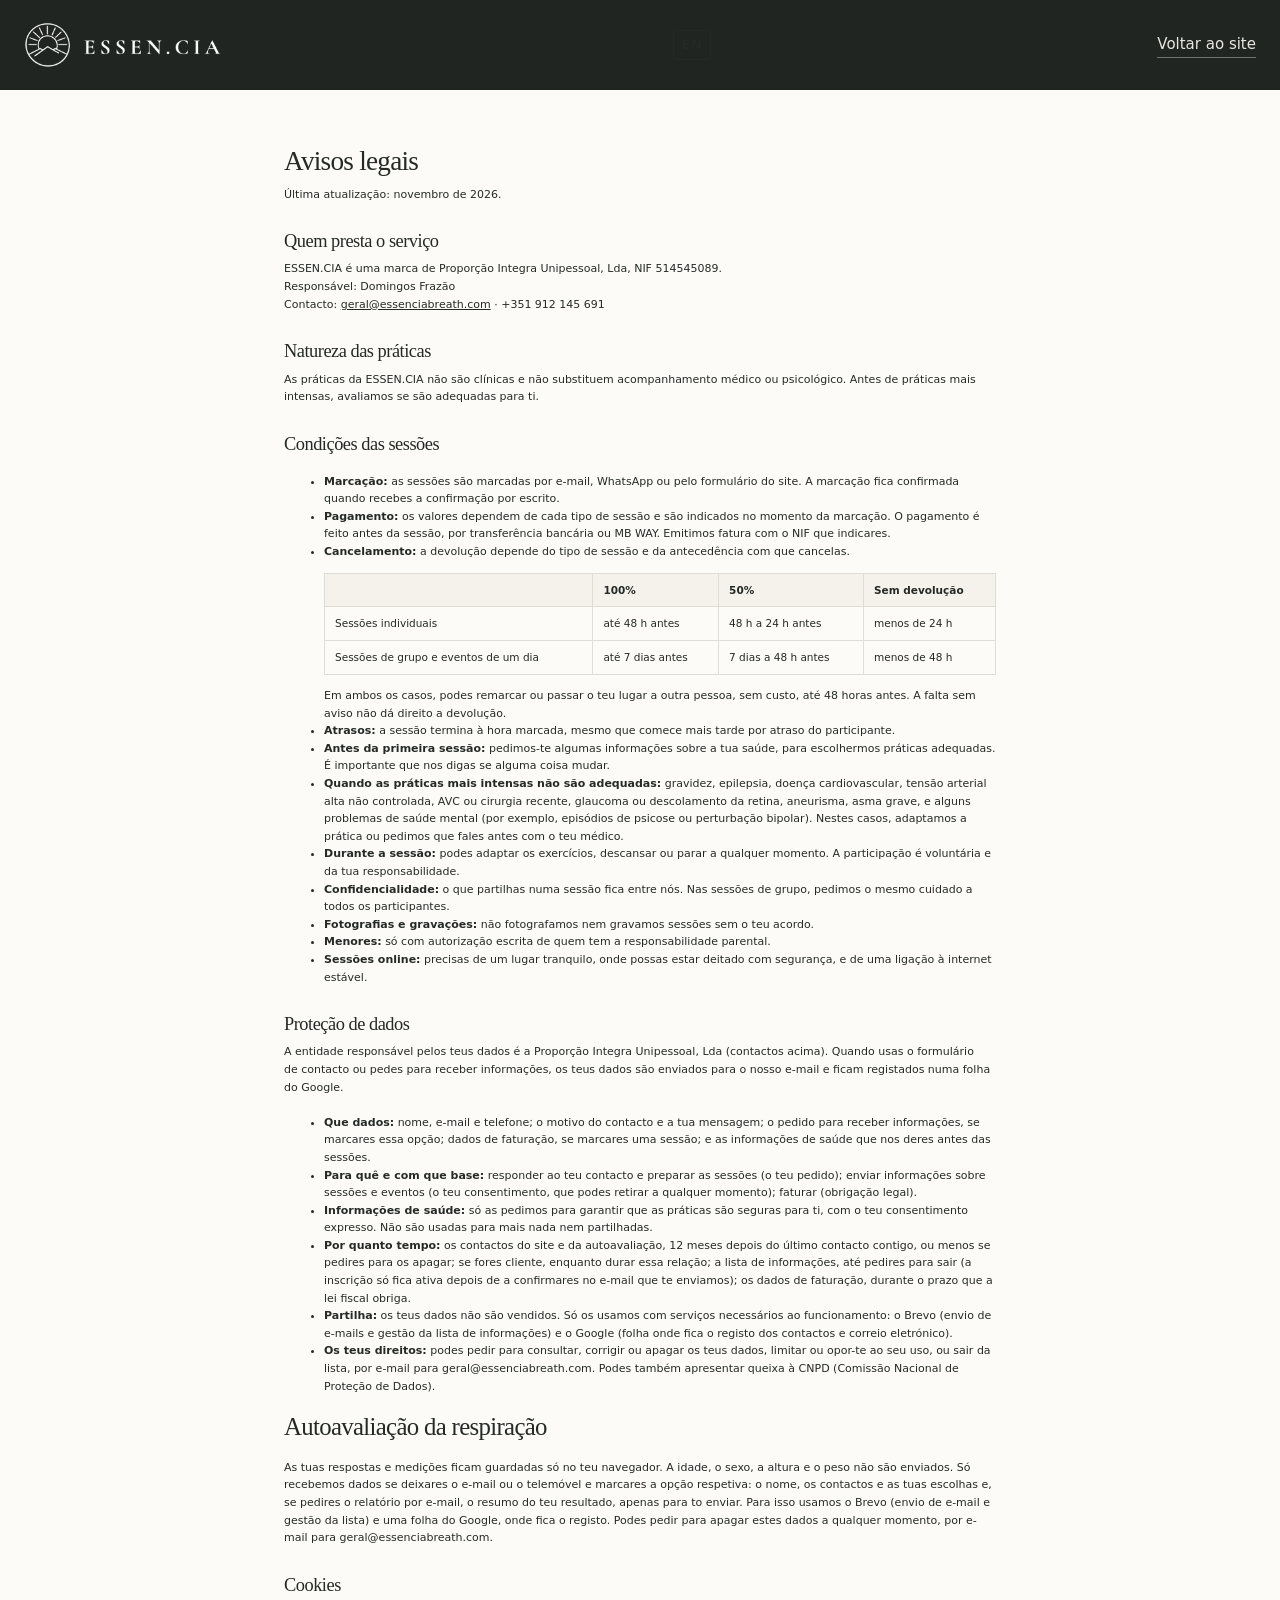
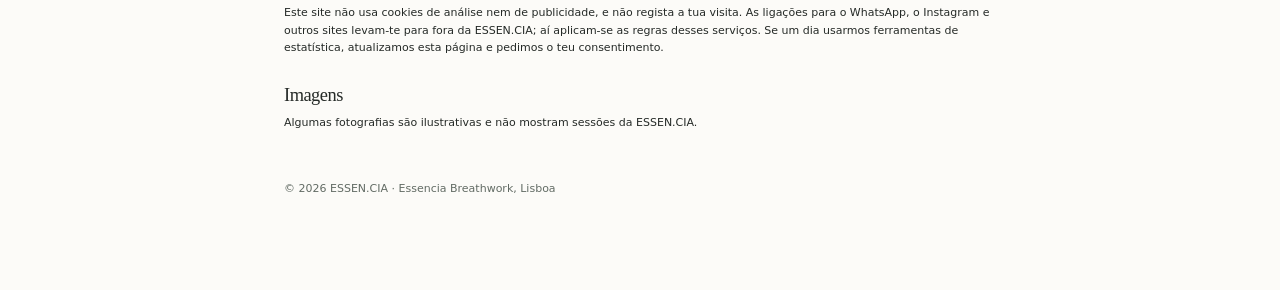
<file: avisos-legais/index.html>
<!DOCTYPE html>
<html lang="pt-PT">
<head>
<meta charset="utf-8">
<meta name="viewport" content="width=device-width,initial-scale=1">
<title>Avisos legais · ESSEN.CIA</title><link rel="icon" href="../favicon.ico"/><link rel="apple-touch-icon" href="../assets/img/favicon.png"/>
<meta name="robots" content="noindex,follow">
<link rel="alternate" hreflang="pt-PT" href="https://essenciabreath.com/avisos-legais/"><link rel="alternate" hreflang="en" href="https://essenciabreath.com/en/legal/"><link rel="alternate" hreflang="x-default" href="https://essenciabreath.com/avisos-legais/">
<link rel="stylesheet" href="../css/site.css">
<style>
 .legal{max-width:760px;margin:0 auto;padding:56px 24px 80px}
 .legal h1{font-family:var(--serif);font-weight:400;font-size:1.7rem;margin:0 0 8px}
 .legal h2{font-family:var(--serif);font-weight:400;font-size:1.15rem;margin:28px 0 8px}
 .legal p,.legal li{font-size:11px;line-height:1.6;text-align:left !important}
 .legal .todo{background:#f3ead6;padding:1px 6px}
 .legal-head{background:#212521;padding:22px 24px;display:flex;justify-content:space-between;align-items:center}
 .legal-head img{height:46px;display:block}
 .legal-head a.back{color:#e8e6df;font-size:15px;text-decoration:none;border-bottom:1px solid rgba(232,230,223,.4)}
 .cancel{width:100%;border-collapse:collapse;margin:12px 0 12px;font-size:10.5px}
 .cancel th,.cancel td{border:1px solid #dfddd5;padding:8px 10px;text-align:left;vertical-align:top}
 .cancel th{background:#f5f2ec;font-weight:600}
 @media(max-width:520px){.cancel{font-size:10px}.cancel th,.cancel td{padding:6px}}
</style>
</head>
<body>
<header class="legal-head"><a href="../index.html" aria-label="ESSEN.CIA, página inicial"><img src="../assets/img/img-01.png" alt="ESSEN.CIA"></a><a class="lang-switch" lang="en" hreflang="en" href="../en/legal/">EN</a> <a class="back" href="../">Voltar ao site</a></header>
<main class="legal">
<h1>Avisos legais</h1>
<p>Última atualização: novembro de 2026.</p>

<h2>Quem presta o serviço</h2>
<p>ESSEN.CIA é uma marca de Proporção Integra Unipessoal, Lda, NIF 514545089.<br>
Responsável: Domingos Frazão<br>
Contacto: <a href="mailto:geral@essenciabreath.com">geral@essenciabreath.com</a> · +351 912 145 691</p>

<h2>Natureza das práticas</h2>
<p>As práticas da ESSEN.CIA não são clínicas e não substituem acompanhamento médico ou psicológico. Antes de práticas mais intensas, avaliamos se são adequadas para ti.</p>

<h2>Condições das sessões</h2>
<ul>
<li><b>Marcação:</b> as sessões são marcadas por e-mail, WhatsApp ou pelo formulário do site. A marcação fica confirmada quando recebes a confirmação por escrito.</li>
<li><b>Pagamento:</b> os valores dependem de cada tipo de sessão e são indicados no momento da marcação. O pagamento é feito antes da sessão, por transferência bancária ou MB WAY. Emitimos fatura com o NIF que indicares.</li>
<li><b>Cancelamento:</b> a devolução depende do tipo de sessão e da antecedência com que cancelas.<table class="cancel"><thead><tr><th></th><th>100%</th><th>50%</th><th>Sem devolução</th></tr></thead><tbody><tr><td>Sessões individuais</td><td>até 48 h antes</td><td>48 h a 24 h antes</td><td>menos de 24 h</td></tr><tr><td>Sessões de grupo e eventos de um dia</td><td>até 7 dias antes</td><td>7 dias a 48 h antes</td><td>menos de 48 h</td></tr></tbody></table>Em ambos os casos, podes remarcar ou passar o teu lugar a outra pessoa, sem custo, até 48 horas antes. A falta sem aviso não dá direito a devolução.</li>
<li><b>Atrasos:</b> a sessão termina à hora marcada, mesmo que comece mais tarde por atraso do participante.</li>
<li><b>Antes da primeira sessão:</b> pedimos-te algumas informações sobre a tua saúde, para escolhermos práticas adequadas. É importante que nos digas se alguma coisa mudar.</li>
<li><b>Quando as práticas mais intensas não são adequadas:</b> gravidez, epilepsia, doença cardiovascular, tensão arterial alta não controlada, AVC ou cirurgia recente, glaucoma ou descolamento da retina, aneurisma, asma grave, e alguns problemas de saúde mental (por exemplo, episódios de psicose ou perturbação bipolar). Nestes casos, adaptamos a prática ou pedimos que fales antes com o teu médico.</li>
<li><b>Durante a sessão:</b> podes adaptar os exercícios, descansar ou parar a qualquer momento. A participação é voluntária e da tua responsabilidade.</li>
<li><b>Confidencialidade:</b> o que partilhas numa sessão fica entre nós. Nas sessões de grupo, pedimos o mesmo cuidado a todos os participantes.</li>
<li><b>Fotografias e gravações:</b> não fotografamos nem gravamos sessões sem o teu acordo.</li>
<li><b>Menores:</b> só com autorização escrita de quem tem a responsabilidade parental.</li>
<li><b>Sessões online:</b> precisas de um lugar tranquilo, onde possas estar deitado com segurança, e de uma ligação à internet estável.</li>
</ul>

<h2 id="privacidade">Proteção de dados</h2>
<p>A entidade responsável pelos teus dados é a Proporção Integra Unipessoal, Lda (contactos acima). Quando usas o formulário de contacto ou pedes para receber informações, os teus dados são enviados para o nosso e-mail e ficam registados numa folha do Google.</p>
<ul>
<li><b>Que dados:</b> nome, e-mail e telefone; o motivo do contacto e a tua mensagem; o pedido para receber informações, se marcares essa opção; dados de faturação, se marcares uma sessão; e as informações de saúde que nos deres antes das sessões.</li>
<li><b>Para quê e com que base:</b> responder ao teu contacto e preparar as sessões (o teu pedido); enviar informações sobre sessões e eventos (o teu consentimento, que podes retirar a qualquer momento); faturar (obrigação legal).</li>
<li><b>Informações de saúde:</b> só as pedimos para garantir que as práticas são seguras para ti, com o teu consentimento expresso. Não são usadas para mais nada nem partilhadas.</li>
<li><b>Por quanto tempo:</b> os contactos do site e da autoavaliação, 12 meses depois do último contacto contigo, ou menos se pedires para os apagar; se fores cliente, enquanto durar essa relação; a lista de informações, até pedires para sair (a inscrição só fica ativa depois de a confirmares no e-mail que te enviamos); os dados de faturação, durante o prazo que a lei fiscal obriga.</li>
<li><b>Partilha:</b> os teus dados não são vendidos. Só os usamos com serviços necessários ao funcionamento: o Brevo (envio de e-mails e gestão da lista de informações) e o Google (folha onde fica o registo dos contactos e correio eletrónico).</li>
<li><b>Os teus direitos:</b> podes pedir para consultar, corrigir ou apagar os teus dados, limitar ou opor-te ao seu uso, ou sair da lista, por e-mail para geral@essenciabreath.com. Podes também apresentar queixa à CNPD (Comissão Nacional de Proteção de Dados).</li>
</ul>

<h3>Autoavaliação da respiração</h3><p>As tuas respostas e medições ficam guardadas só no teu navegador. A idade, o sexo, a altura e o peso não são enviados. Só recebemos dados se deixares o e-mail ou o telemóvel e marcares a opção respetiva: o nome, os contactos e as tuas escolhas e, se pedires o relatório por e-mail, o resumo do teu resultado, apenas para to enviar. Para isso usamos o Brevo (envio de e-mail e gestão da lista) e uma folha do Google, onde fica o registo. Podes pedir para apagar estes dados a qualquer momento, por e-mail para geral@essenciabreath.com.</p>
<h2>Cookies</h2>
<p>Este site não usa cookies de análise nem de publicidade, e não regista a tua visita. As ligações para o WhatsApp, o Instagram e outros sites levam-te para fora da ESSEN.CIA; aí aplicam-se as regras desses serviços. Se um dia usarmos ferramentas de estatística, atualizamos esta página e pedimos o teu consentimento.</p>

<h2>Imagens</h2>
<p>Algumas fotografias são ilustrativas e não mostram sessões da ESSEN.CIA.</p>

<!-- Livro de Reclamações: escondido até a inscrição estar feita. Para mostrar, tirar o atributo hidden. -->
<div hidden>
<h2>Livro de Reclamações</h2>
<p>Podes apresentar uma reclamação no <a href="https://www.livroreclamacoes.pt/" target="_blank" rel="noopener noreferrer">Livro de Reclamações Eletrónico ↗</a>.</p>
</div>

<p style="margin-top:48px;color:#626b64">© 2026 ESSEN.CIA · Essencia Breathwork, Lisboa</p>
</main>
</body>
</html>
</file>
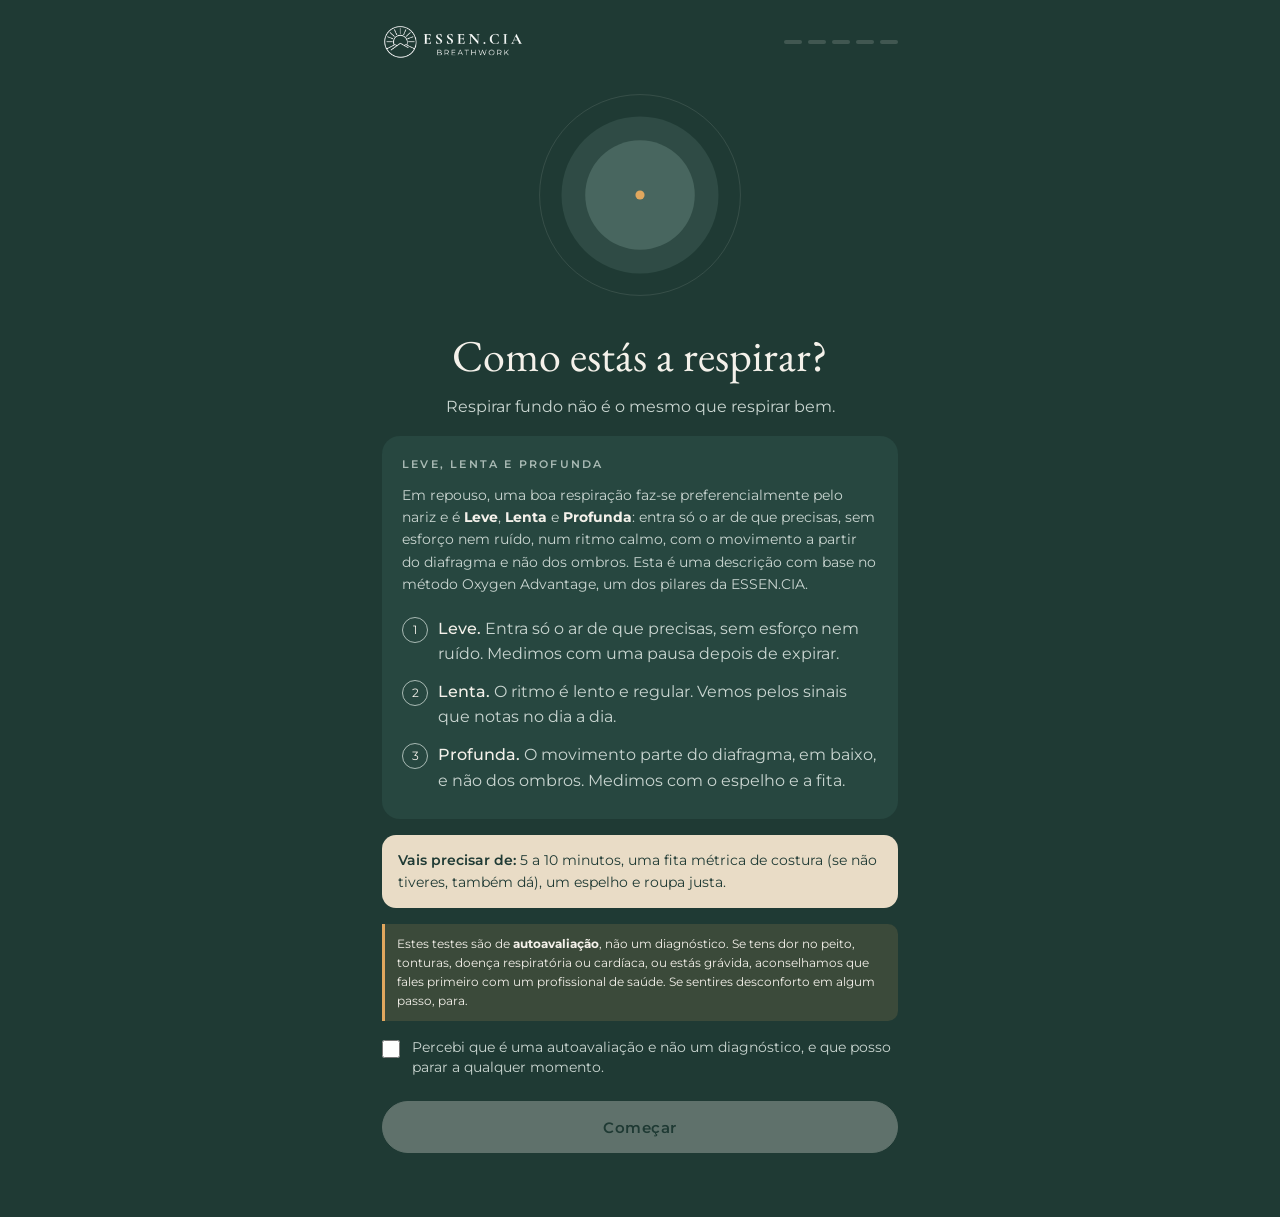
<file: diagnostico/index.html>
<!DOCTYPE html>
<html lang="pt-PT"><head><meta charset="UTF-8"><meta name="robots" content="noindex">
<meta http-equiv="refresh" content="0; url=../autoavaliacao/">
<link rel="canonical" href="https://essenciabreath.com/autoavaliacao/">
<title>Autoavaliação da Respiração · ESSEN.CIA</title></head>
<body><p>A autoavaliação mudou de endereço: <a href="../autoavaliacao/">abrir a autoavaliação</a>.</p></body></html>
</file>
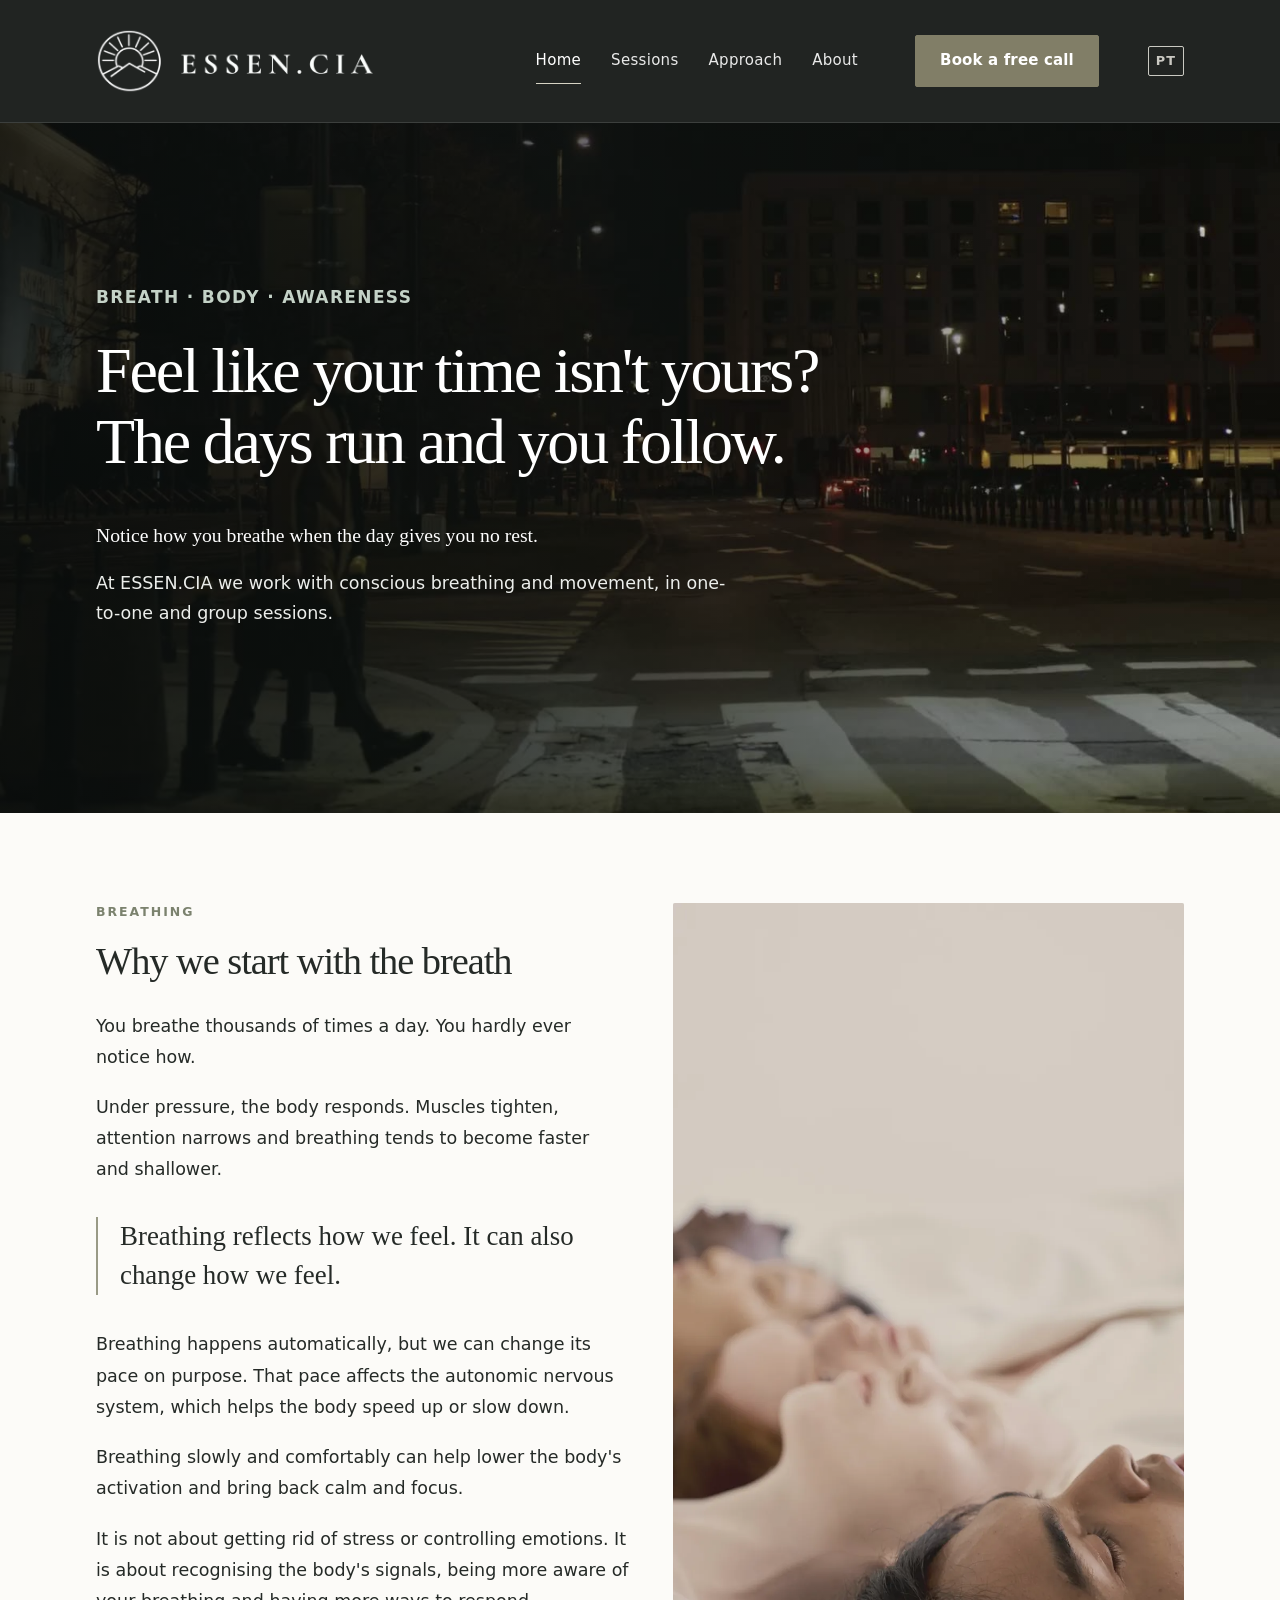
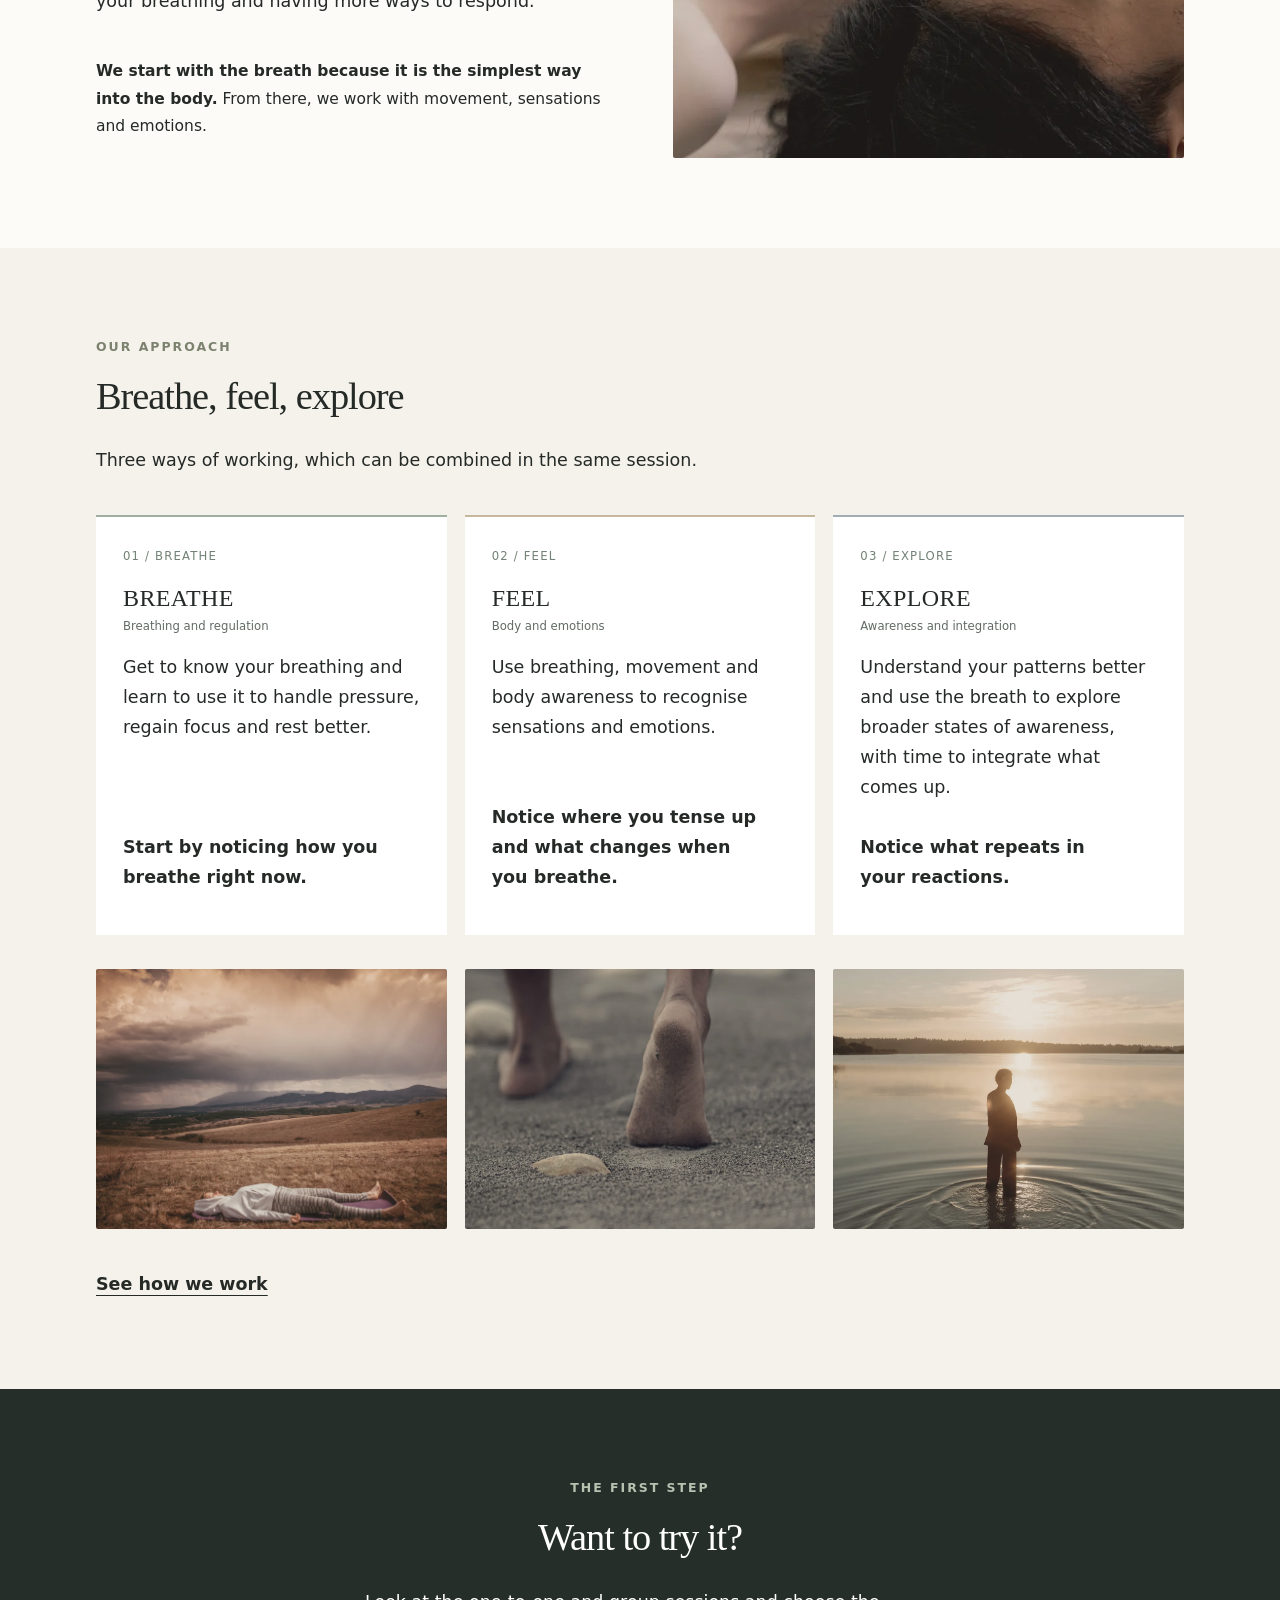
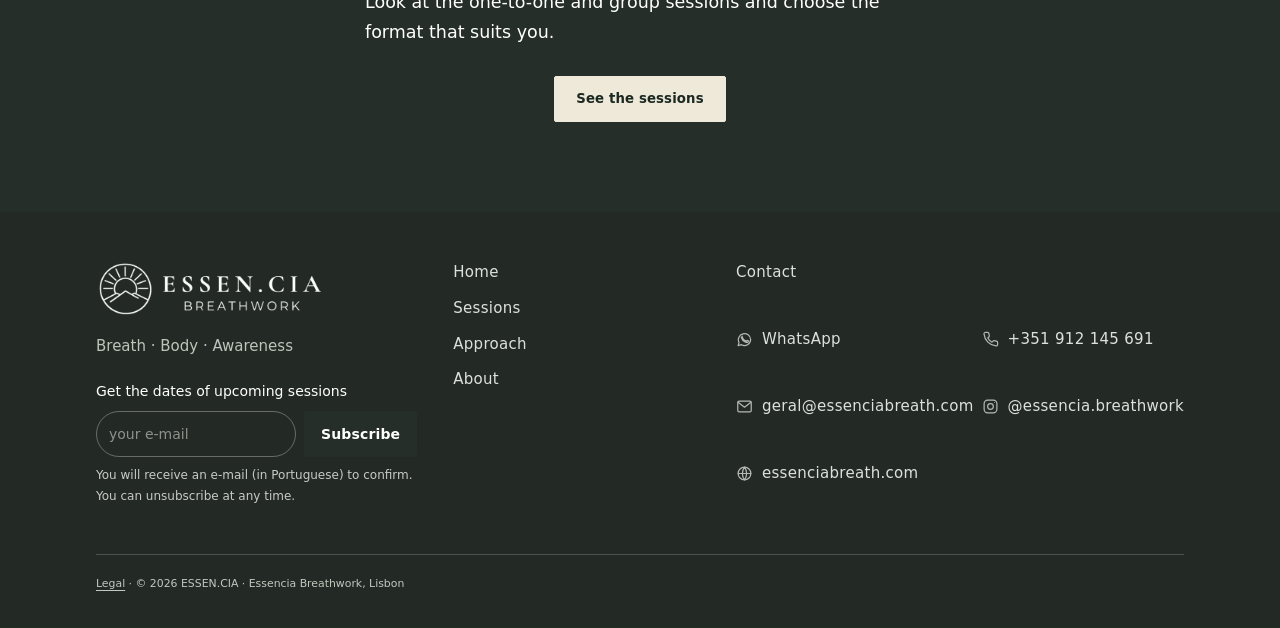
<file: en/index.html>
<!DOCTYPE html>
<html lang="en"><head><meta charset="utf-8"/><meta content="width=device-width, initial-scale=1" name="viewport"/><meta content="light" name="color-scheme"/><title>Breathwork in Lisbon · ESSEN.CIA · Breath, Body, Awareness</title><link rel="icon" href="/favicon.ico"/><link rel="apple-touch-icon" href="/assets/img/favicon.png"/><meta content="Breathwork sessions in Lisbon, one-to-one and in groups, combining conscious breathing, movement and body awareness. Get to know ESSEN.CIA." name="description"/>
<link rel="canonical" href="https://essenciabreath.com/en/">
<meta property="og:type" content="website"><meta property="og:locale" content="en_GB"><meta property="og:site_name" content="ESSEN.CIA Breathwork">
<meta property="og:title" content="Breathwork in Lisbon · ESSEN.CIA · Breath, Body, Awareness"><meta property="og:description" content="Breathwork sessions in Lisbon, one-to-one and in groups, combining conscious breathing, movement and body awareness. Get to know ESSEN.CIA."><meta property="og:url" content="https://essenciabreath.com/en/">
<meta property="og:image" content="https://essenciabreath.com/assets/img/hero-poster.jpg"><meta name="twitter:card" content="summary_large_image">
<script type="application/ld+json">{"@context": "https://schema.org", "@type": "ProfessionalService", "name": "ESSEN.CIA Breathwork", "alternateName": ["Essencia Breathwork", "Essência Breathwork", "ESSEN.CIA"], "url": "https://essenciabreath.com/", "description": "Breathwork, movement and body awareness sessions, one-to-one and in groups, in the Lisbon area.", "logo": "https://essenciabreath.com/assets/img/img-01.png", "image": "https://essenciabreath.com/assets/img/hero-poster.jpg", "telephone": "+351912145691", "email": "geral@essenciabreath.com", "areaServed": [{"@type": "City", "name": "Lisboa"}, {"@type": "City", "name": "Oeiras"}], "founder": {"@type": "Person", "name": "Domingos Frazão"}, "sameAs": ["https://www.instagram.com/essencia.breathwork/"], "knowsAbout": ["breathwork", "respiração consciente", "consciência corporal"], "address": {"@type": "PostalAddress", "streetAddress": "Av. 25 de Abril de 1974, 35, 1.º D (Espaço SEED)", "postalCode": "2795-224", "addressLocality": "Linda-a-Velha", "addressRegion": "Lisboa", "addressCountry": "PT"}}</script>
<link rel="alternate" hreflang="pt-PT" href="https://essenciabreath.com/"><link rel="alternate" hreflang="en" href="https://essenciabreath.com/en/"><link rel="alternate" hreflang="x-default" href="https://essenciabreath.com/">
<link rel="stylesheet" href="/css/site.css">
</head><body data-page="inicio"><a class="skip" href="/en/">Skip to content</a><header class="site-head">
<a aria-label="ESSEN.CIA, home page" class="logo" href="/en/"><img alt="ESSEN.CIA" class="brand-logo" data-v07-img="1" src="/assets/img/img-01.png"/></a>
<nav aria-label="Main menu" class="nav" id="nav"><a data-nav="inicio" data-v07-text="1" href="/en/">Home</a><a data-nav="sessoes" data-v07-text="2" href="/en/sessions/">Sessions</a><a data-nav="essencia" data-v07-text="3" href="/en/approach/">Approach</a><a data-nav="sobre" data-v07-text="4" href="/en/about/">About</a><a class="btn mobile-only" data-v07-text="5" href="/en/sessions/#contacto">Book a free call</a><a class="lang-switch" lang="pt" hreflang="pt" href="/">PT</a></nav>
<a class="btn head-cta" data-v07-text="6" href="/en/sessions/#contacto">Book a free call</a><a class="lang-switch lang-desk" lang="pt" hreflang="pt" href="/">PT</a><button aria-controls="nav" aria-expanded="false" aria-label="Open menu" class="menu-toggle" id="menu-toggle" type="button">☰</button></header>
<main class="active" data-page="inicio" id="inicio">
<section class="hero"><div class="hero-photo" style="background-image:url('/assets/img/bg-03.jpg')"></div><video aria-hidden="true" autoplay="" class="hero-video" data-video-choice="homem-passadeira" loop="" muted="" playsinline="" poster="/assets/img/hero-poster.jpg" data-src-desktop="/assets/video/hero.mp4" data-src-mobile="/assets/video/hero-vertical.mp4" data-poster-mobile="/assets/img/hero-poster-vertical.jpg" preload="metadata" tabindex="-1"><source src="/assets/video/hero.mp4" type="video/mp4"/></video><div class="hero-content"><div class="eyebrow" data-v07-text="7" style="color:#c4d2c7">Breath · Body · Awareness</div><h1 data-v07-text="8"><!-- Abertura anterior (guardada para analisar mais tarde): Always in a rush? Who sets your pace? --><span>Feel like your time isn't yours?</span> <span>The days run and you follow.</span></h1><div class="intro">Notice how you breathe when the day gives you no rest.</div><p data-v07-text="9">At ESSEN.CIA we work with conscious breathing and movement, in one-to-one and group sessions.</p></div></section>
<section class="section"><div class="shell cols"><div class="wide-prose"><div class="eyebrow" data-v07-text="12">Breathing</div><h2 data-v07-text="13">Why we start with the breath</h2><p data-v07-text="14">You breathe thousands of times a day. You hardly ever notice how.</p><p data-v07-text="15">Under pressure, the body responds. Muscles tighten, attention narrows and breathing tends to become faster and shallower.</p><div class="statement">Breathing reflects how we feel. It can also change how we feel.</div><p data-v07-text="16">Breathing happens automatically, but we can change its pace on purpose. That pace affects the autonomic nervous system, which helps the body speed up or slow down.</p><p data-v07-text="17">Breathing slowly and comfortably can help lower the body's activation and bring back calm and focus.</p><p data-v07-text="18">It is not about getting rid of stress or controlling emotions. It is about recognising the body's signals, being more aware of your breathing and having more ways to respond.</p><p class="conclusion-paragraph" data-v07-text="19"><strong>We start with the breath because it is the simplest way into the body.</strong> From there, we work with movement, sensations and emotions.</p></div><figure class="image-frame feature-photo"><img alt="People lying down with their eyes closed during a breathing session" data-v07-img="2" decoding="async" loading="lazy" src="/assets/img/img-02.webp"/></figure></div></section>
<section class="section soft"><div class="shell"><div class="eyebrow" data-v07-text="20">Our approach</div><h2 data-v07-text="21">Breathe, feel, explore</h2><p data-v07-text="22">Three ways of working, which can be combined in the same session.</p><div class="door-grid"><article class="door"><figure class="image-frame door-photo"><img alt="Person lying on a mat outdoors at the end of the day" decoding="async" loading="lazy" src="/assets/img/img-03.webp"/></figure><span class="number" data-v07-text="23">01 / BREATHE</span><h3 data-v07-text="24">BREATHE</h3><p class="meta" data-v07-text="25">Breathing and regulation</p><p data-v07-text="26">Get to know your breathing and learn to use it to handle pressure, regain focus and rest better.</p><p data-v07-text="27"><strong>Start by noticing how you breathe right now.</strong></p></article><article class="door"><figure class="image-frame door-photo"><img alt="Bare feet on the sand" decoding="async" loading="lazy" src="/assets/img/img-04.webp"/></figure><span class="number" data-v07-text="28">02 / FEEL</span><h3 data-v07-text="29">FEEL</h3><p class="meta" data-v07-text="30">Body and emotions</p><p data-v07-text="31">Use breathing, movement and body awareness to recognise sensations and emotions.</p><p data-v07-text="32"><strong>Notice where you tense up and what changes when you breathe.</strong></p></article><article class="door"><figure class="image-frame door-photo"><img alt="Person standing in the water at sunset" decoding="async" loading="lazy" src="/assets/img/img-05.webp"/></figure><span class="number" data-v07-text="33">03 / EXPLORE</span><h3 data-v07-text="34">EXPLORE</h3><p class="meta" data-v07-text="35">Awareness and integration</p><p data-v07-text="36">Understand your patterns better and use the breath to explore broader states of awareness, with time to integrate what comes up.</p><p data-v07-text="37"><strong>Notice what repeats in your reactions.</strong></p></article></div><div aria-label="Images of breathing, movement and presence" class="image-strip"><figure class="image-frame"><img alt="Person lying on a mat outdoors at the end of the day" data-v07-img="3" decoding="async" loading="lazy" src="/assets/img/img-03.webp"/></figure><figure class="image-frame"><img alt="Bare feet on the sand" data-v07-img="4" decoding="async" loading="lazy" src="/assets/img/img-04.webp"/></figure><figure class="image-frame"><img alt="Person standing in the water at sunset" data-v07-img="5" decoding="async" loading="lazy" src="/assets/img/img-05.webp"/></figure></div><a class="link" href="/en/approach/">See how we work</a></div></section>
<section class="section dark ending"><div class="shell"><div class="eyebrow" data-v07-text="38">The first step</div><h2 data-v07-text="39">Want to try it?</h2><p data-v07-text="40">Look at the one-to-one and group sessions and choose the format that suits you.</p><a class="btn cream" data-v07-text="41" href="/en/sessions/">See the sessions</a></div></section>
</main>
<footer class="footer"><div class="shell"><div class="footer-top"><div><a aria-label="ESSEN.CIA, home" class="logo" href="/en/"><img alt="ESSEN.CIA Breathwork" class="brand-logo" src="/assets/img/logo-breathwork-branco.png"/></a><p class="muted" data-v07-text="164" style="margin-top:17px">Breath · Body · Awareness</p><form class="footer-news" id="news-form" novalidate=""><label for="news-email">Get the dates of upcoming sessions</label><div class="footer-news-row"><input id="news-email" name="email" type="email" autocomplete="email" required="" placeholder="your e-mail" maxlength="160"/><input name="site" tabindex="-1" autocomplete="off" aria-hidden="true" style="position:absolute;left:-9999px;width:1px;height:1px"/><button class="btn" type="submit">Subscribe</button></div><p class="footer-news-note" id="news-status" role="status" aria-live="polite">You will receive an e-mail (in Portuguese) to confirm. You can unsubscribe at any time.</p></form></div><nav aria-label="Footer" class="footer-nav"><a data-v07-text="165" href="/en/">Home</a><a data-v07-text="166" href="/en/sessions/">Sessions</a><a data-v07-text="167" href="/en/approach/">Approach</a><a data-v07-text="168" href="/en/about/">About</a></nav><div class="footer-nav footer-contact-links"><a data-v07-text="169" href="/en/sessions/#contacto">Contact</a><a data-v07-text="170" href="https://wa.me/351912145691" rel="noopener noreferrer" target="_blank"><svg aria-hidden="true" class="contact-icon" fill="none" height="18" stroke="currentColor" stroke-linecap="round" stroke-linejoin="round" stroke-width="1.7" viewbox="0 0 24 24" width="18"><path d="M20.7 11.9a8.7 8.7 0 0 1-13 7.4L3 20.6l1.2-4.3a8.7 8.7 0 1 1 16.5-4.4Z"></path><path d="M8.8 8.7c.7 2.8 2.2 4.5 5.6 5.8l1.2-1.4 2.2 1.1c-.5 2-2.2 2.4-4.3 1.5-3-1.3-5.2-3.5-6-6.4l1.3-1.9Z"></path></svg> WhatsApp</a><a data-v07-text="171" href="tel:+351912145691"><svg aria-hidden="true" class="contact-icon" fill="none" height="18" stroke="currentColor" stroke-linecap="round" stroke-linejoin="round" stroke-width="1.7" viewbox="0 0 24 24" width="18"><path d="M22 16.1v3a2 2 0 0 1-2.2 2c-9.2-1-16-7.8-17-17A2 2 0 0 1 4.8 2h3a2 2 0 0 1 2 1.7l.5 3a2 2 0 0 1-.6 1.7L8.2 9.9a16 16 0 0 0 5.9 5.9l1.5-1.5a2 2 0 0 1 1.7-.6l3 .5a2 2 0 0 1 1.7 1.9Z"></path></svg> +351 912 145 691</a><a data-v07-text="172" href="mailto:geral@essenciabreath.com"><svg aria-hidden="true" class="contact-icon" fill="none" height="18" stroke="currentColor" stroke-linecap="round" stroke-linejoin="round" stroke-width="1.7" viewbox="0 0 24 24" width="18"><rect height="15" rx="2" width="19" x="2.5" y="4.5"></rect><path d="m3 6 9 7 9-7"></path></svg> <span class="lbl" data-short="E-mail">geral@essenciabreath.com</span></a><a data-v07-text="173" href="https://www.instagram.com/essencia.breathwork/" rel="noopener noreferrer" target="_blank"><svg aria-hidden="true" class="contact-icon" fill="none" height="18" stroke="currentColor" stroke-linecap="round" stroke-linejoin="round" stroke-width="1.7" viewbox="0 0 24 24" width="18"><rect height="18" rx="5" width="18" x="3" y="3"></rect><circle cx="12" cy="12" r="4"></circle><circle cx="17.7" cy="6.4" fill="currentColor" r=".7" stroke="none"></circle></svg> <span class="lbl" data-short="Instagram">@essencia.breathwork</span></a><a data-v07-text="174" href="https://www.essenciabreath.com/" rel="noopener noreferrer" target="_blank"><svg aria-hidden="true" class="contact-icon" fill="none" height="18" stroke="currentColor" stroke-linecap="round" stroke-linejoin="round" stroke-width="1.7" viewbox="0 0 24 24" width="18"><circle cx="12" cy="12" r="9"></circle><path d="M3 12h18M12 3a15 15 0 0 1 0 18M12 3a15 15 0 0 0 0 18"></path></svg> <span class="lbl" data-short="Site">essenciabreath.com</span></a></div></div><div class="footer-small"><p class="legal-links"><a href="/en/legal/">Legal</a><!-- · <a href="https://www.livroreclamacoes.pt/" target="_blank" rel="noopener noreferrer">Complaints Book</a> (escondido até a inscrição estar feita) --> · © 2026 ESSEN.CIA · Essencia Breathwork, Lisbon</p></div></div></footer><script src="/js/site.js"></script></body></html>
</file>
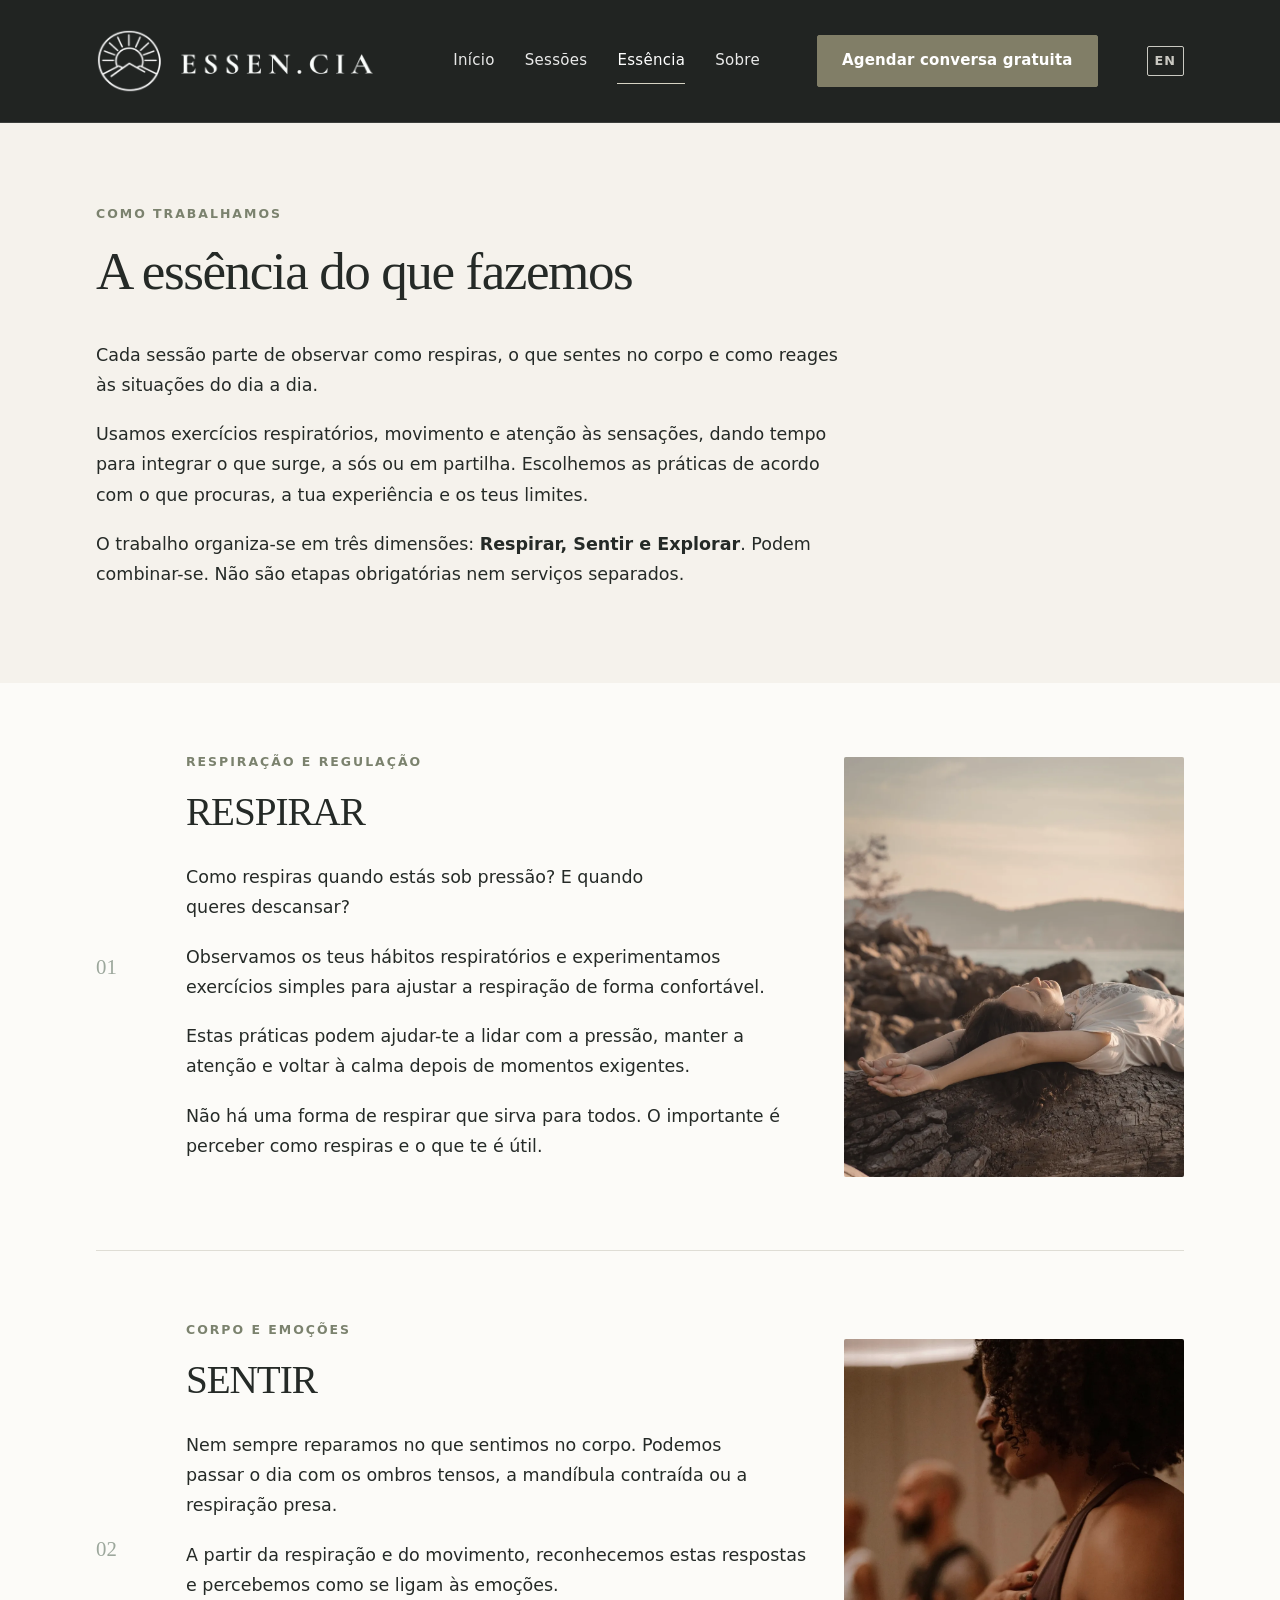
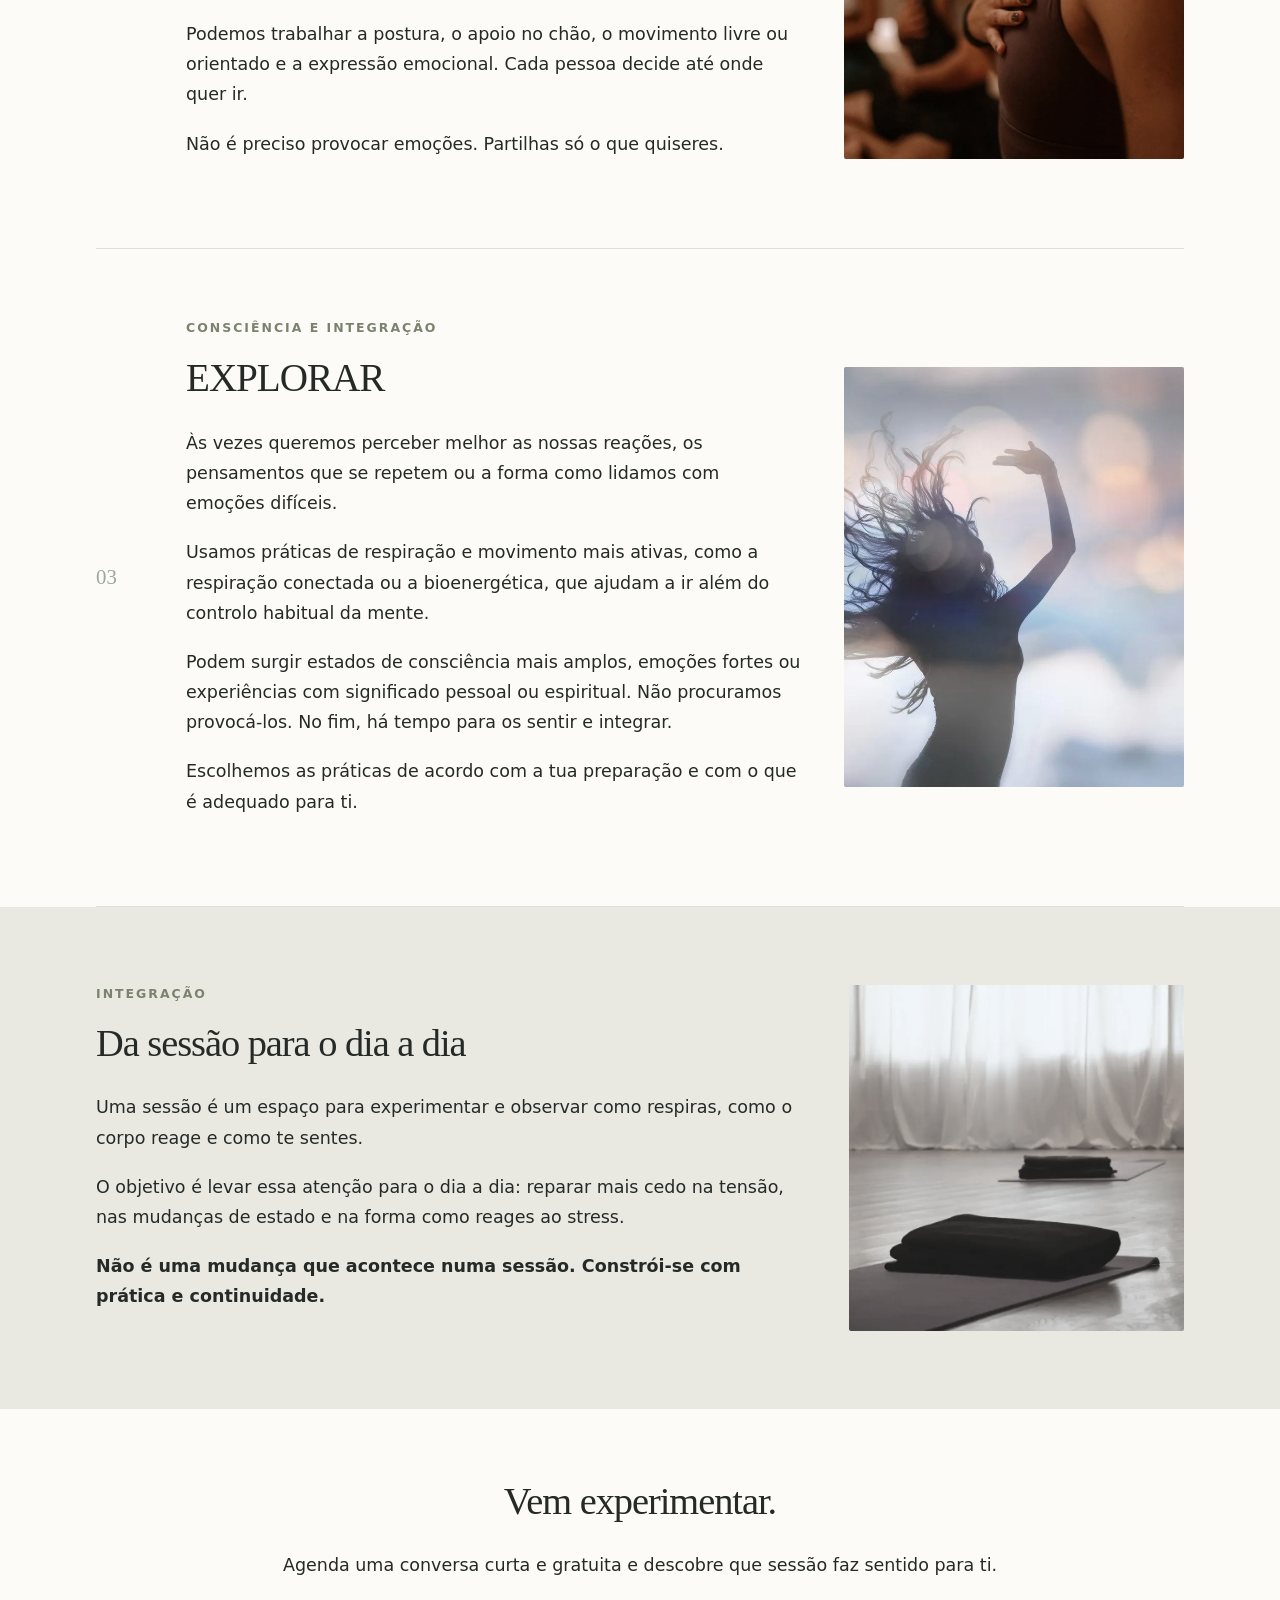
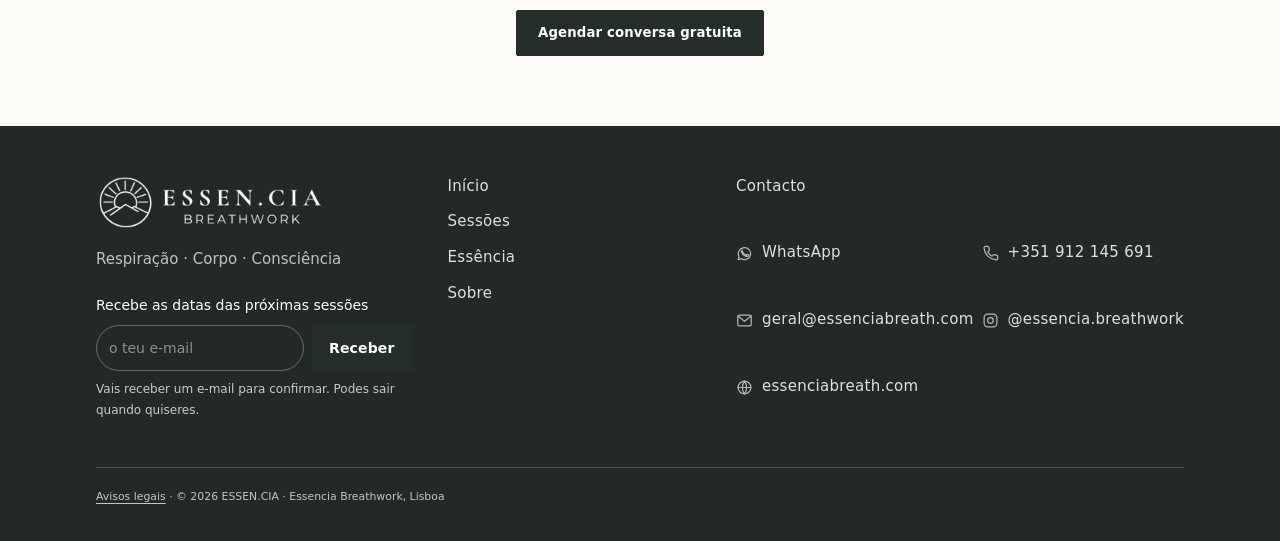
<file: essencia/index.html>
<!DOCTYPE html>
<html lang="pt-PT"><head><meta charset="utf-8"/><meta content="width=device-width, initial-scale=1" name="viewport"/><meta content="light" name="color-scheme"/><title>Como trabalhamos · breathwork, corpo e consciência · ESSEN.CIA</title><link rel="icon" href="../favicon.ico"/><link rel="apple-touch-icon" href="../assets/img/favicon.png"/><meta content="Respirar, sentir e explorar: como combinamos respiração consciente, movimento e atenção ao corpo nas sessões de breathwork da ESSEN.CIA, em Lisboa." name="description"/>
<link rel="canonical" href="https://essenciabreath.com/essencia/">
<meta property="og:type" content="website"><meta property="og:locale" content="pt_PT"><meta property="og:site_name" content="ESSEN.CIA Breathwork">
<meta property="og:title" content="Como trabalhamos · breathwork, corpo e consciência · ESSEN.CIA"><meta property="og:description" content="Respirar, sentir e explorar: como combinamos respiração consciente, movimento e atenção ao corpo nas sessões de breathwork da ESSEN.CIA, em Lisboa."><meta property="og:url" content="https://essenciabreath.com/essencia/">
<meta property="og:image" content="https://essenciabreath.com/assets/img/hero-poster.jpg"><meta name="twitter:card" content="summary_large_image">
<link rel="alternate" hreflang="pt-PT" href="https://essenciabreath.com/essencia/"><link rel="alternate" hreflang="en" href="https://essenciabreath.com/en/approach/"><link rel="alternate" hreflang="x-default" href="https://essenciabreath.com/essencia/">
<link rel="stylesheet" href="../css/site.css">
</head><body data-page="essencia"><a class="skip" href="../">Ir para o conteúdo</a><header class="site-head">
<a aria-label="ESSEN.CIA — Página inicial" class="logo" href="../"><img alt="ESSEN.CIA" class="brand-logo" data-v07-img="1" src="../assets/img/img-01.png"/></a>
<nav aria-label="Menu principal" class="nav" id="nav"><a data-nav="inicio" data-v07-text="1" href="../">Início</a><a data-nav="sessoes" data-v07-text="2" href="../sessoes/">Sessões</a><a data-nav="essencia" data-v07-text="3" href="../essencia/">Essência</a><a data-nav="sobre" data-v07-text="4" href="../sobre/">Sobre</a><a class="btn mobile-only" data-v07-text="5" href="../sessoes/#contacto">Agendar conversa gratuita</a><a class="lang-switch" lang="en" hreflang="en" href="../en/approach/">EN</a></nav>
<a class="btn head-cta" data-v07-text="6" href="../sessoes/#contacto">Agendar conversa gratuita</a><a class="lang-switch lang-desk" lang="en" hreflang="en" href="../en/approach/">EN</a><button aria-controls="nav" aria-expanded="false" aria-label="Abrir menu" class="menu-toggle" id="menu-toggle" type="button">☰</button></header>
<main class="active" data-page="essencia" id="essencia"><section class="page-hero"><div class="shell"><div class="eyebrow" data-v07-text="86">Como trabalhamos</div><h1 data-v07-text="87">A essência do que fazemos</h1><p data-v07-text="88">Cada sessão parte de observar como respiras, o que sentes no corpo e como reages às situações do dia a dia.</p><p data-v07-text="89">Usamos exercícios respiratórios, movimento e atenção às sensações, dando tempo para integrar o que surge, a sós ou em partilha. Escolhemos as práticas de acordo com o que procuras, a tua experiência e os teus limites.</p><p data-v07-text="90">O trabalho organiza-se em três dimensões: <strong>Respirar, Sentir e Explorar</strong>. Podem combinar-se. Não são etapas obrigatórias nem serviços separados.</p></div></section><div class="shell">
<section class="essence-section"><span class="number-big" data-v07-text="91">01</span><div><div class="eyebrow" data-v07-text="92">Respiração e regulação</div><h2 data-v07-text="93">RESPIRAR</h2><p data-v07-text="94">Como respiras quando estás sob pressão? E quando queres descansar?</p><p data-v07-text="95">Observamos os teus hábitos respiratórios e experimentamos exercícios simples para ajustar a respiração de forma confortável.</p><p data-v07-text="96">Estas práticas podem ajudar-te a lidar com a pressão, manter a atenção e voltar à calma depois de momentos exigentes.</p><p data-v07-text="97">Não há uma forma de respirar que sirva para todos. O importante é perceber como respiras e o que te é útil.</p></div><figure class="image-frame essence-img"><img alt="Mulher deitada nas rochas junto ao mar, a respirar" data-v07-img="9" decoding="async" loading="lazy" src="../assets/img/img-09.webp"/></figure></section>
<section class="essence-section"><span class="number-big" data-v07-text="98">02</span><div><div class="eyebrow" data-v07-text="99">Corpo e emoções</div><h2 data-v07-text="100">SENTIR</h2><p data-v07-text="101">Nem sempre reparamos no que sentimos no corpo. Podemos passar o dia com os ombros tensos, a mandíbula contraída ou a respiração presa.</p><p data-v07-text="102">A partir da respiração e do movimento, reconhecemos estas respostas e percebemos como se ligam às emoções.</p><p data-v07-text="103">Podemos trabalhar a postura, o apoio no chão, o movimento livre ou orientado e a expressão emocional. Cada pessoa decide até onde quer ir.</p><p data-v07-text="104">Não é preciso provocar emoções. Partilhas só o que quiseres.</p></div><figure class="image-frame essence-img"><img alt="Mulher com a mão no peito, atenta à respiração, numa sessão de grupo" data-v07-img="10" decoding="async" loading="lazy" src="../assets/img/sentir-2.webp"/></figure></section>
<section class="essence-section"><span class="number-big" data-v07-text="105">03</span><div><div class="eyebrow" data-v07-text="106">Consciência e integração</div><h2 data-v07-text="107">EXPLORAR</h2><p data-v07-text="108">Às vezes queremos perceber melhor as nossas reações, os pensamentos que se repetem ou a forma como lidamos com emoções difíceis.</p><p data-v07-text="109">Usamos práticas de respiração e movimento mais ativas, como a respiração conectada ou a bioenergética, que ajudam a ir além do controlo habitual da mente.</p><p data-v07-text="110">Podem surgir estados de consciência mais amplos, emoções fortes ou experiências com significado pessoal ou espiritual. Não procuramos provocá-los. No fim, há tempo para os sentir e integrar.</p><p data-v07-text="111">Escolhemos as práticas de acordo com a tua preparação e com o que é adequado para ti.</p></div><figure class="image-frame essence-img"><img alt="Silhueta de uma mulher a dançar, com o cabelo em movimento" data-v07-img="11" decoding="async" loading="lazy" src="../assets/img/explorar-2.webp"/></figure></section></div><section class="quote-block"><div class="shell quote-cols"><div><div class="eyebrow" data-v07-text="112">Integração</div><h2 data-v07-text="113">Da sessão para o dia a dia</h2><p>Uma sessão é um espaço para experimentar e observar como respiras, como o corpo reage e como te sentes.</p><p>O objetivo é levar essa atenção para o dia a dia: reparar mais cedo na tensão, nas mudanças de estado e na forma como reages ao stress.</p><p class="integration-conclusion" style="font-weight:700">Não é uma mudança que acontece numa sessão. Constrói-se com prática e continuidade.</p></div><figure class="image-frame quote-photo"><img alt="Sala tranquila com tapetes e mantas, luz suave pela cortina" decoding="async" loading="lazy" src="../assets/img/integracao.webp"/></figure></div></section><section class="ending"><div class="shell"><h2 data-v07-text="117">Vem experimentar.</h2><p class="one-line" data-v07-text="118">Agenda uma conversa curta e gratuita e descobre que sessão faz sentido para ti.</p><a class="btn" data-v07-text="119" href="../sessoes/#contacto">Agendar conversa gratuita</a></div></section></main>
<footer class="footer"><div class="shell"><div class="footer-top"><div><a aria-label="ESSEN.CIA — início" class="logo" href="../"><img alt="ESSEN.CIA Breathwork" class="brand-logo" src="../assets/img/logo-breathwork-branco.png"/></a><p class="muted" data-v07-text="164" style="margin-top:17px">Respiração · Corpo · Consciência</p><form class="footer-news" id="news-form" novalidate=""><label for="news-email">Recebe as datas das próximas sessões</label><div class="footer-news-row"><input id="news-email" name="email" type="email" autocomplete="email" required="" placeholder="o teu e-mail" maxlength="160"/><input name="site" tabindex="-1" autocomplete="off" aria-hidden="true" style="position:absolute;left:-9999px;width:1px;height:1px"/><button class="btn" type="submit">Receber</button></div><p class="footer-news-note" id="news-status" role="status" aria-live="polite">Vais receber um e-mail para confirmar. Podes sair quando quiseres.</p></form></div><nav aria-label="Rodapé" class="footer-nav"><a data-v07-text="165" href="../">Início</a><a data-v07-text="166" href="../sessoes/">Sessões</a><a data-v07-text="167" href="../essencia/">Essência</a><a data-v07-text="168" href="../sobre/">Sobre</a></nav><div class="footer-nav footer-contact-links"><a data-v07-text="169" href="../sessoes/#contacto">Contacto</a><a data-v07-text="170" href="https://wa.me/351912145691" rel="noopener noreferrer" target="_blank"><svg aria-hidden="true" class="contact-icon" fill="none" height="18" stroke="currentColor" stroke-linecap="round" stroke-linejoin="round" stroke-width="1.7" viewbox="0 0 24 24" width="18"><path d="M20.7 11.9a8.7 8.7 0 0 1-13 7.4L3 20.6l1.2-4.3a8.7 8.7 0 1 1 16.5-4.4Z"></path><path d="M8.8 8.7c.7 2.8 2.2 4.5 5.6 5.8l1.2-1.4 2.2 1.1c-.5 2-2.2 2.4-4.3 1.5-3-1.3-5.2-3.5-6-6.4l1.3-1.9Z"></path></svg> WhatsApp</a><a data-v07-text="171" href="tel:+351912145691"><svg aria-hidden="true" class="contact-icon" fill="none" height="18" stroke="currentColor" stroke-linecap="round" stroke-linejoin="round" stroke-width="1.7" viewbox="0 0 24 24" width="18"><path d="M22 16.1v3a2 2 0 0 1-2.2 2c-9.2-1-16-7.8-17-17A2 2 0 0 1 4.8 2h3a2 2 0 0 1 2 1.7l.5 3a2 2 0 0 1-.6 1.7L8.2 9.9a16 16 0 0 0 5.9 5.9l1.5-1.5a2 2 0 0 1 1.7-.6l3 .5a2 2 0 0 1 1.7 1.9Z"></path></svg> +351 912 145 691</a><a data-v07-text="172" href="mailto:geral@essenciabreath.com"><svg aria-hidden="true" class="contact-icon" fill="none" height="18" stroke="currentColor" stroke-linecap="round" stroke-linejoin="round" stroke-width="1.7" viewbox="0 0 24 24" width="18"><rect height="15" rx="2" width="19" x="2.5" y="4.5"></rect><path d="m3 6 9 7 9-7"></path></svg> <span class="lbl" data-short="E-mail">geral@essenciabreath.com</span></a><a data-v07-text="173" href="https://www.instagram.com/essencia.breathwork/" rel="noopener noreferrer" target="_blank"><svg aria-hidden="true" class="contact-icon" fill="none" height="18" stroke="currentColor" stroke-linecap="round" stroke-linejoin="round" stroke-width="1.7" viewbox="0 0 24 24" width="18"><rect height="18" rx="5" width="18" x="3" y="3"></rect><circle cx="12" cy="12" r="4"></circle><circle cx="17.7" cy="6.4" fill="currentColor" r=".7" stroke="none"></circle></svg> <span class="lbl" data-short="Instagram">@essencia.breathwork</span></a><a data-v07-text="174" href="https://www.essenciabreath.com/" rel="noopener noreferrer" target="_blank"><svg aria-hidden="true" class="contact-icon" fill="none" height="18" stroke="currentColor" stroke-linecap="round" stroke-linejoin="round" stroke-width="1.7" viewbox="0 0 24 24" width="18"><circle cx="12" cy="12" r="9"></circle><path d="M3 12h18M12 3a15 15 0 0 1 0 18M12 3a15 15 0 0 0 0 18"></path></svg> <span class="lbl" data-short="Site">essenciabreath.com</span></a></div></div><div class="footer-small"><p class="legal-links"><a href="../avisos-legais/">Avisos legais</a><!-- · <a href="https://www.livroreclamacoes.pt/" target="_blank" rel="noopener noreferrer">Livro de Reclamações</a> (escondido até a inscrição estar feita) --> · © 2026 ESSEN.CIA · Essencia Breathwork, Lisboa</p></div></div></footer><script src="../js/site.js"></script></body></html>
</file>
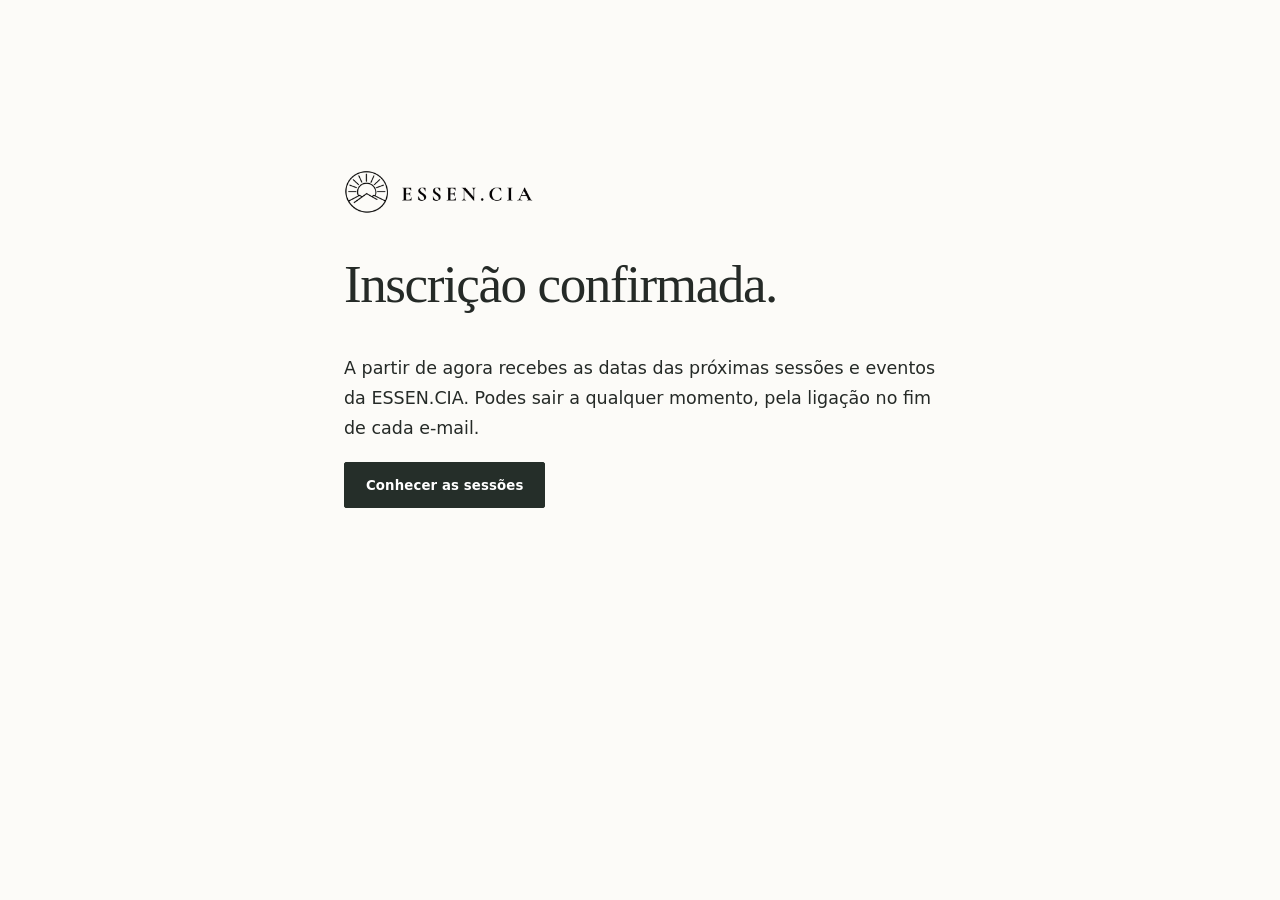
<file: newsletter-confirmada/index.html>
<!DOCTYPE html>
<html lang="pt-PT"><head><meta charset="utf-8"/><meta name="viewport" content="width=device-width, initial-scale=1"/><meta name="robots" content="noindex"/>
<title>Inscrição confirmada · ESSEN.CIA</title><link rel="icon" href="../favicon.ico"/><link rel="stylesheet" href="../css/site.css">
</head><body>
<section class="section"><div class="shell" style="max-width:640px;padding:80px 24px">
<a href="../" class="logo"><img alt="ESSEN.CIA" src="../assets/img/img-01.png" style="height:44px;filter:invert(1)"/></a>
<h1 style="margin-top:40px">Inscrição confirmada.</h1>
<p>A partir de agora recebes as datas das próximas sessões e eventos da ESSEN.CIA. Podes sair a qualquer momento, pela ligação no fim de cada e-mail.</p>
<a class="btn" href="../sessoes/">Conhecer as sessões</a>
</div></section>
</body></html>
</file>
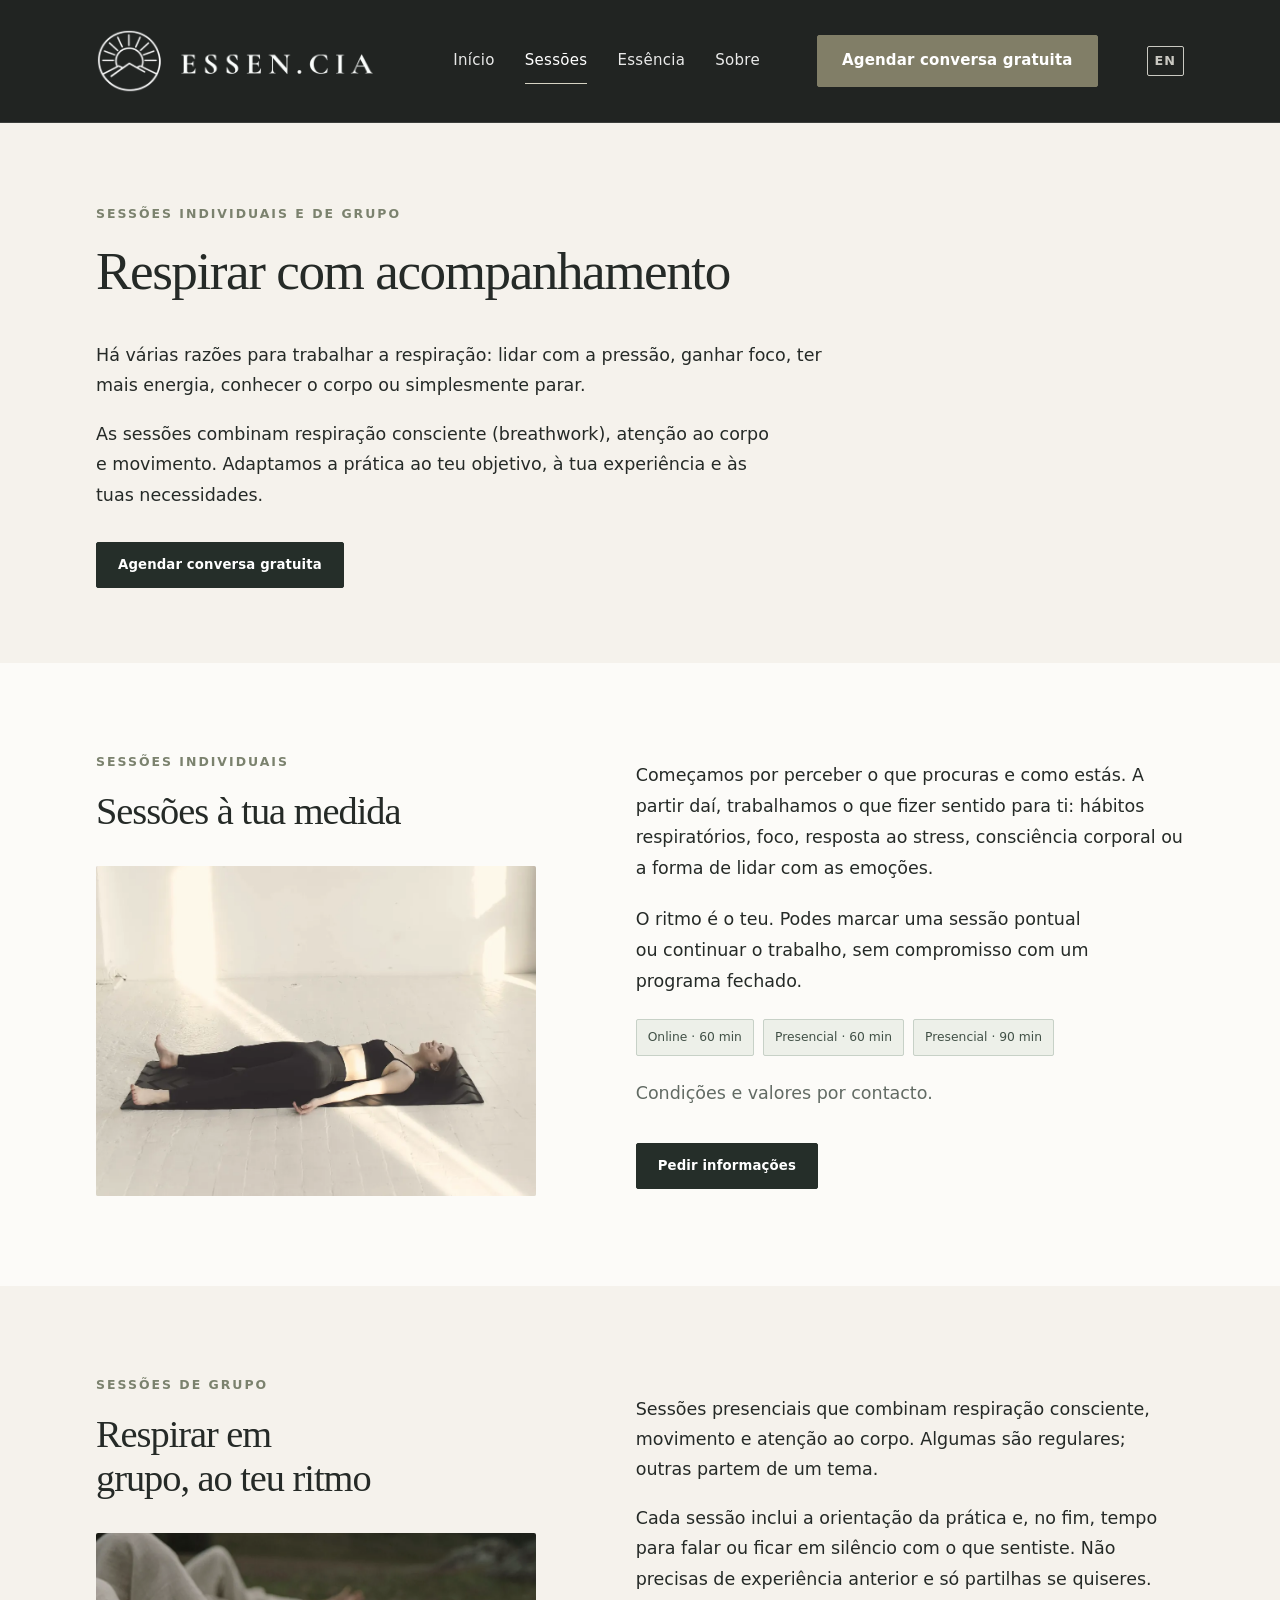
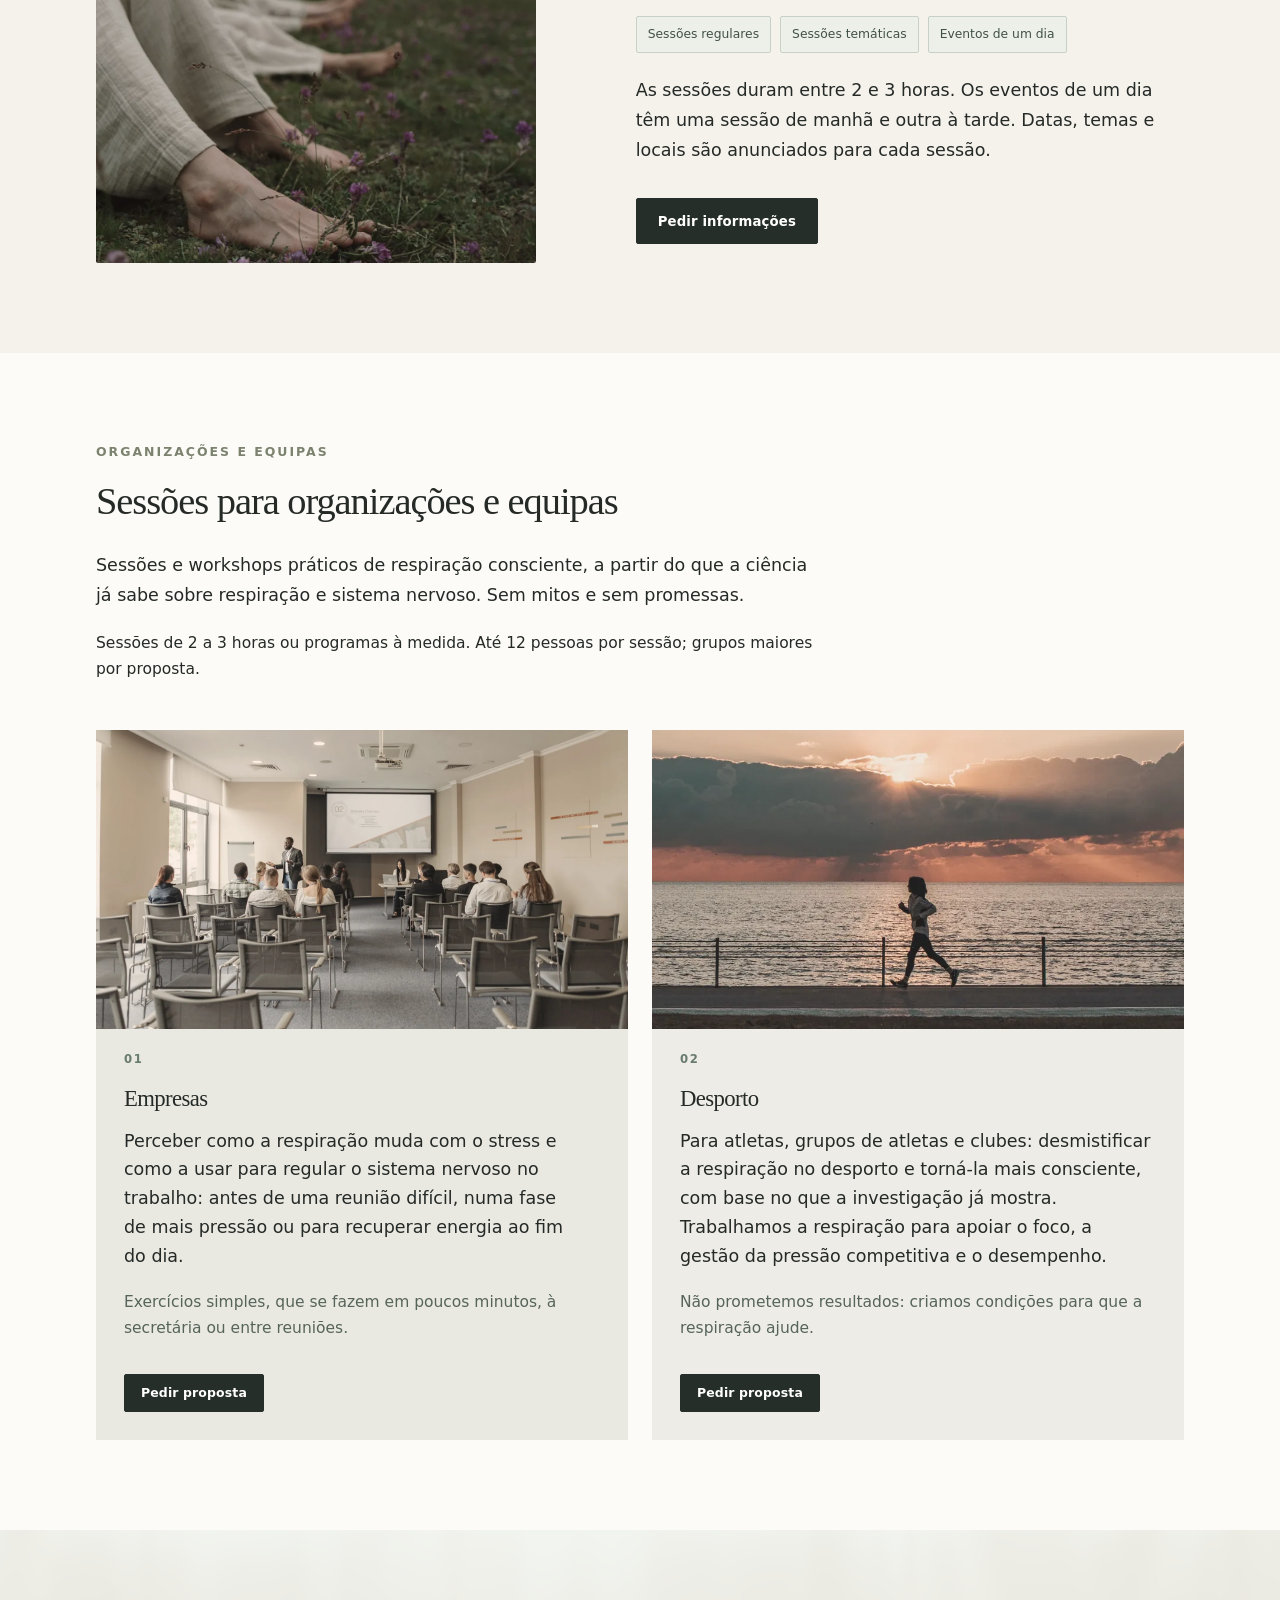
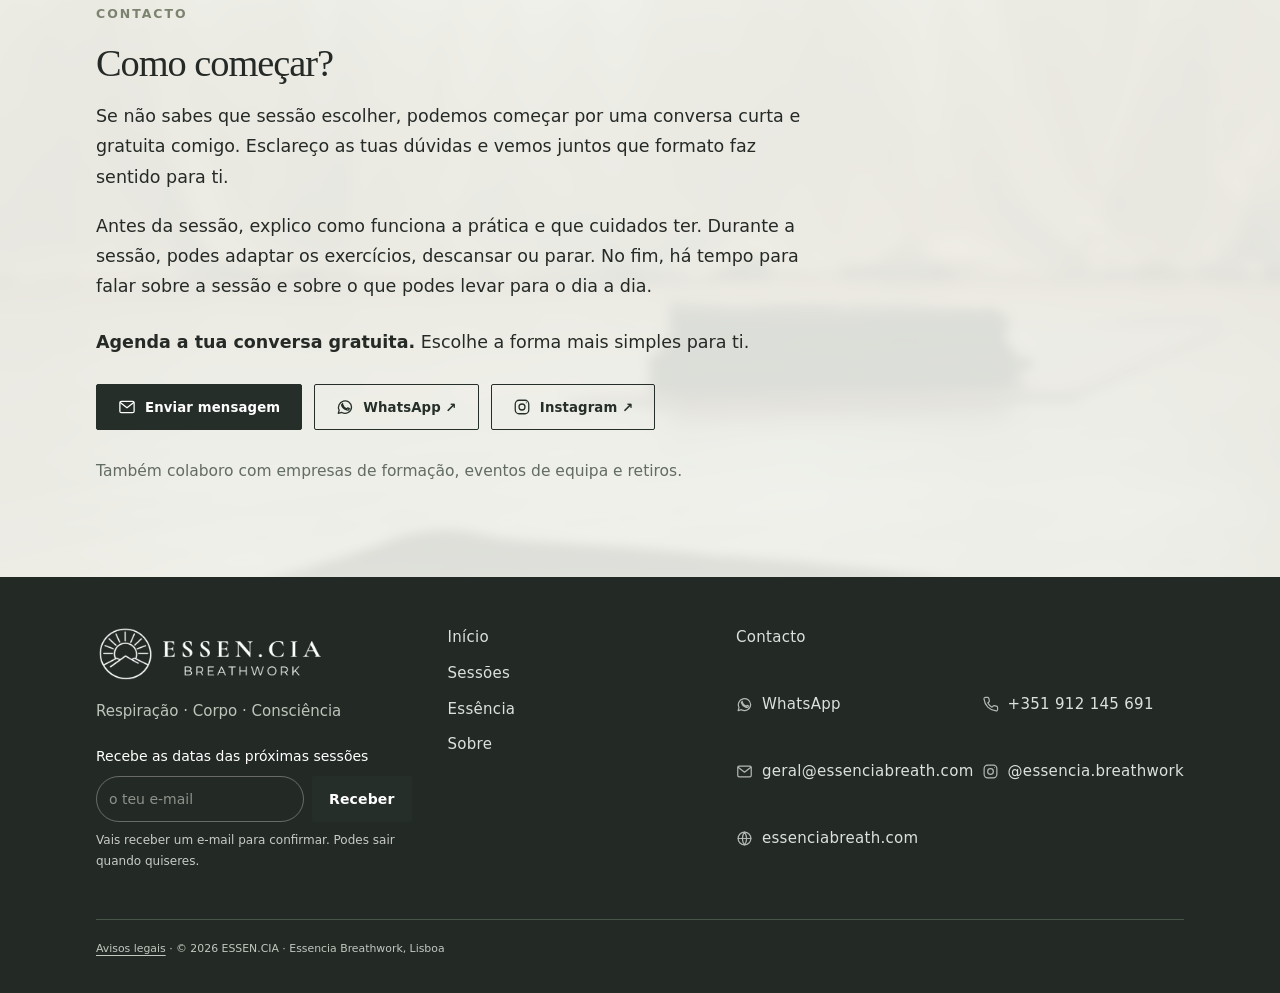
<file: sessoes/index.html>
<!DOCTYPE html>
<html lang="pt-PT"><head><meta charset="utf-8"/><meta content="width=device-width, initial-scale=1" name="viewport"/><meta content="light" name="color-scheme"/><title>Sessões de breathwork em Lisboa · individuais, grupo e empresas · ESSEN.CIA</title><link rel="icon" href="../favicon.ico"/><link rel="apple-touch-icon" href="../assets/img/favicon.png"/><meta content="Sessões individuais online e presenciais, sessões de grupo e workshops para empresas e desporto. Respiração consciente, movimento e atenção ao corpo, em Lisboa." name="description"/>
<link rel="canonical" href="https://essenciabreath.com/sessoes/">
<meta property="og:type" content="website"><meta property="og:locale" content="pt_PT"><meta property="og:site_name" content="ESSEN.CIA Breathwork">
<meta property="og:title" content="Sessões de breathwork em Lisboa · individuais, grupo e empresas · ESSEN.CIA"><meta property="og:description" content="Sessões individuais online e presenciais, sessões de grupo e workshops para empresas e desporto. Respiração consciente, movimento e atenção ao corpo, em Lisboa."><meta property="og:url" content="https://essenciabreath.com/sessoes/">
<meta property="og:image" content="https://essenciabreath.com/assets/img/hero-poster.jpg"><meta name="twitter:card" content="summary_large_image">
<link rel="alternate" hreflang="pt-PT" href="https://essenciabreath.com/sessoes/"><link rel="alternate" hreflang="en" href="https://essenciabreath.com/en/sessions/"><link rel="alternate" hreflang="x-default" href="https://essenciabreath.com/sessoes/">
<link rel="stylesheet" href="../css/site.css">
</head><body data-page="sessoes"><a class="skip" href="../">Ir para o conteúdo</a><header class="site-head">
<a aria-label="ESSEN.CIA — Página inicial" class="logo" href="../"><img alt="ESSEN.CIA" class="brand-logo" data-v07-img="1" src="../assets/img/img-01.png"/></a>
<nav aria-label="Menu principal" class="nav" id="nav"><a data-nav="inicio" data-v07-text="1" href="../">Início</a><a data-nav="sessoes" data-v07-text="2" href="../sessoes/">Sessões</a><a data-nav="essencia" data-v07-text="3" href="../essencia/">Essência</a><a data-nav="sobre" data-v07-text="4" href="../sobre/">Sobre</a><a class="btn mobile-only" data-v07-text="5" href="#contacto">Agendar conversa gratuita</a><a class="lang-switch" lang="en" hreflang="en" href="../en/sessions/">EN</a></nav>
<a class="btn head-cta" data-v07-text="6" href="#contacto">Agendar conversa gratuita</a><a class="lang-switch lang-desk" lang="en" hreflang="en" href="../en/sessions/">EN</a><button aria-controls="nav" aria-expanded="false" aria-label="Abrir menu" class="menu-toggle" id="menu-toggle" type="button">☰</button></header>
<main class="active" data-page="sessoes" id="sessoes">
<section class="page-hero"><div class="shell"><div class="eyebrow" data-v07-text="42">Sessões individuais e de grupo</div><h1 data-v07-text="43">Respirar com acompanhamento</h1><p data-v07-text="44">Há várias razões para trabalhar a respiração: lidar com a pressão, ganhar foco, ter mais energia, conhecer o corpo ou simplesmente parar.</p><p data-v07-text="45">As sessões combinam respiração consciente (breathwork), atenção ao corpo e movimento. Adaptamos a prática ao teu objetivo, à tua experiência e às tuas necessidades.</p><a class="btn" data-v07-text="46" href="#contacto">Agendar conversa gratuita</a></div></section>
<section class="section"><div class="shell details"><div><div class="eyebrow" data-v07-text="47">Sessões individuais</div><h2 data-v07-text="48">Sessões à tua medida</h2><figure class="image-frame session-side"><img alt="Pessoa deitada num tapete numa sala clara, durante uma sessão individual" data-v07-img="6" decoding="async" loading="lazy" src="../assets/img/img-06.webp"/></figure></div><div class="wide-prose"><p data-v07-text="49">Começamos por perceber o que procuras e como estás. A partir daí, trabalhamos o que fizer sentido para ti: hábitos respiratórios, foco, resposta ao stress, consciência corporal ou a forma de lidar com as emoções.</p><p data-v07-text="50">O ritmo é o teu. Podes marcar uma sessão pontual ou continuar o trabalho, sem compromisso com um programa fechado.</p><div aria-label="Formatos disponíveis" class="format-chips"><span data-v07-text="51">Online · 60 min</span><span data-v07-text="52">Presencial · 60 min</span><span data-v07-text="53">Presencial · 90 min</span></div><p class="prices-by-request" data-v07-text="54">Condições e valores por contacto.</p><a class="btn mid-cta" data-v07-text="56" href="#contacto">Pedir informações</a></div></div></section>
<section class="section soft"><div class="shell details"><div><div class="eyebrow" data-v07-text="57">Sessões de grupo</div><h2 data-v07-text="58">Respirar em grupo, ao teu ritmo</h2><figure class="image-frame session-side"><img alt="Grupo deitado na relva durante uma prática de respiração" data-v07-img="7" decoding="async" loading="lazy" src="../assets/img/img-07.webp"/></figure></div><div><p data-v07-text="59">Sessões presenciais que combinam respiração consciente, movimento e atenção ao corpo. Algumas são regulares; outras partem de um tema.</p><p data-v07-text="61">Cada sessão inclui a orientação da prática e, no fim, tempo para falar ou ficar em silêncio com o que sentiste. Não precisas de experiência anterior e só partilhas se quiseres.</p><div aria-label="Formatos de grupo" class="format-chips"><span data-v07-text="62">Sessões regulares</span><span data-v07-text="63">Sessões temáticas</span><span data-v07-text="64">Eventos de um dia</span></div><p data-v07-text="66">As sessões duram entre 2 e 3 horas. Os eventos de um dia têm uma sessão de manhã e outra à tarde. Datas, temas e locais são anunciados para cada sessão.</p><a class="btn mid-cta" data-v07-text="68" href="#contacto">Pedir informações</a></div></div></section>
<section class="section"><div class="shell"><div class="eyebrow" data-v07-text="69">Organizações e equipas</div><h2 data-v07-text="70">Sessões para organizações e equipas</h2><div class="org-layout"><div><p data-v07-text="71">Sessões e workshops práticos de respiração consciente, a partir do que a ciência já sabe sobre respiração e sistema nervoso. Sem mitos e sem promessas.</p><p class="card-small" data-v07-text="72">Sessões de 2 a 3 horas ou programas à medida. Até 12 pessoas por sessão; grupos maiores por proposta.</p></div><div aria-label="Sessões para empresas e desporto" class="formats-grid">
<article class="format-card"><figure class="card-photo"><img alt="Sala de formação com um grupo de pessoas" loading="lazy" decoding="async" src="../assets/img/empresas.webp"/></figure><span class="card-label">01</span><h3 data-v07-text="75">Empresas</h3><p data-v07-text="76">Perceber como a respiração muda com o stress e como a usar para regular o sistema nervoso no trabalho: antes de uma reunião difícil, numa fase de mais pressão ou para recuperar energia ao fim do dia.</p><p class="card-small" data-v07-text="77">Exercícios simples, que se fazem em poucos minutos, à secretária ou entre reuniões.</p><a class="btn btn-card" href="#contacto">Pedir proposta</a></article>
<article class="format-card"><figure class="card-photo"><img alt="Pessoa a correr junto ao mar ao pôr do sol" loading="lazy" decoding="async" src="../assets/img/desporto.webp"/></figure><span class="card-label">02</span><h3 data-v07-text="78">Desporto</h3><p data-v07-text="79">Para atletas, grupos de atletas e clubes: desmistificar a respiração no desporto e torná-la mais consciente, com base no que a investigação já mostra. Trabalhamos a respiração para apoiar o foco, a gestão da pressão competitiva e o desempenho.</p><p class="card-small" data-v07-text="80">Não prometemos resultados: criamos condições para que a respiração ajude.</p><a class="btn btn-card" href="#contacto">Pedir proposta</a></article>
</div></div></div></section>

</main>
<section class="contact" id="contacto"><div class="shell contact-cta"><div class="eyebrow" data-v07-text="145">Contacto</div><h2 data-v07-text="146">Como começar?</h2>
<p data-v07-text="147">Se não sabes que sessão escolher, podemos começar por uma conversa curta e gratuita comigo. Esclareço as tuas dúvidas e vemos juntos que formato faz sentido para ti.</p><p data-v07-text="148">Antes da sessão, explico como funciona a prática e que cuidados ter. Durante a sessão, podes adaptar os exercícios, descansar ou parar. No fim, há tempo para falar sobre a sessão e sobre o que podes levar para o dia a dia.</p><p class="contact-call"><strong>Agenda a tua conversa gratuita.</strong> Escolhe a forma mais simples para ti.</p><div class="contact-actions"><button aria-controls="contact-form-panel" aria-expanded="false" class="btn" data-v07-text="149" id="open-contact-form" type="button"><svg aria-hidden="true" class="contact-icon" fill="none" height="18" stroke="currentColor" stroke-linecap="round" stroke-linejoin="round" stroke-width="1.7" viewbox="0 0 24 24" width="18"><rect height="15" rx="2" width="19" x="2.5" y="4.5"></rect><path d="m3 6 9 7 9-7"></path></svg> Enviar mensagem</button><a class="btn outline" data-v07-text="150" href="https://wa.me/351912145691?text=Ol%C3%A1%2C%20gostaria%20de%20saber%20mais%20sobre%20a%20ESSEN.CIA." rel="noopener noreferrer" target="_blank"><svg aria-hidden="true" class="contact-icon" fill="none" height="18" stroke="currentColor" stroke-linecap="round" stroke-linejoin="round" stroke-width="1.7" viewbox="0 0 24 24" width="18"><path d="M20.7 11.9a8.7 8.7 0 0 1-13 7.4L3 20.6l1.2-4.3a8.7 8.7 0 1 1 16.5-4.4Z"></path><path d="M8.8 8.7c.7 2.8 2.2 4.5 5.6 5.8l1.2-1.4 2.2 1.1c-.5 2-2.2 2.4-4.3 1.5-3-1.3-5.2-3.5-6-6.4l1.3-1.9Z"></path></svg> WhatsApp ↗</a><a class="btn outline" data-v07-text="151" href="https://www.instagram.com/essencia.breathwork/" rel="noopener noreferrer" target="_blank"><svg aria-hidden="true" class="contact-icon" fill="none" height="18" stroke="currentColor" stroke-linecap="round" stroke-linejoin="round" stroke-width="1.7" viewbox="0 0 24 24" width="18"><rect height="18" rx="5" width="18" x="3" y="3"></rect><circle cx="12" cy="12" r="4"></circle><circle cx="17.7" cy="6.4" fill="currentColor" r=".7" stroke="none"></circle></svg> Instagram ↗</a></div><div class="contact-form-panel" hidden="" id="contact-form-panel"><h3 data-v07-text="152">Envia uma mensagem</h3><p class="form-explainer" data-v07-text="153">Preenche os campos e carrega em Enviar. A mensagem chega-me por e-mail e respondo-te assim que puder.</p><form id="contact-form" novalidate=""><div aria-hidden="true" style="position:absolute;left:-9999px;width:1px;height:1px;overflow:hidden"><label>Não preencher <input name="site" tabindex="-1" autocomplete="off"/></label></div><div class="form-grid"><label>Nome <span aria-hidden="true">*</span><input autocomplete="name" maxlength="100" name="nome" placeholder="O teu nome" required="" type="text"/></label><label>Email <span aria-hidden="true">*</span><input autocomplete="email" maxlength="160" name="email" placeholder="nome@exemplo.pt" required="" type="email"/></label></div><label>Motivo do contacto <span aria-hidden="true">*</span><select name="motivo" required=""><option value="">Seleciona uma opção</option><option>Sessão individual</option><option>Sessões de grupo</option><option>Organizações e equipas</option><option>Colaboração</option><option>Outra questão</option></select></label><label>Mensagem <span class="field-optional">(opcional)</span><textarea maxlength="1800" name="mensagem" placeholder="Conta-me um pouco do que procuras…" rows="4"></textarea></label><label class="check-line"><input name="lista" type="checkbox" value="sim"/> <span>Quero receber informações sobre as próximas sessões e eventos. Vou receber um e-mail para confirmar e posso sair quando quiser.</span></label><button class="btn" data-v07-text="154" type="submit">Enviar mensagem</button><p class="contact-hint" id="contact-status" role="status" aria-live="polite">Guardamos a tua mensagem durante 12 meses, só para te responder. Mais em <a href="../avisos-legais/#privacidade">proteção de dados</a>.</p></form></div>
<p class="contact-collab">Também colaboro com empresas de formação, eventos de equipa e retiros.</p></div></section>
<footer class="footer"><div class="shell"><div class="footer-top"><div><a aria-label="ESSEN.CIA — início" class="logo" href="../"><img alt="ESSEN.CIA Breathwork" class="brand-logo" src="../assets/img/logo-breathwork-branco.png"/></a><p class="muted" data-v07-text="164" style="margin-top:17px">Respiração · Corpo · Consciência</p><form class="footer-news" id="news-form" novalidate=""><label for="news-email">Recebe as datas das próximas sessões</label><div class="footer-news-row"><input id="news-email" name="email" type="email" autocomplete="email" required="" placeholder="o teu e-mail" maxlength="160"/><input name="site" tabindex="-1" autocomplete="off" aria-hidden="true" style="position:absolute;left:-9999px;width:1px;height:1px"/><button class="btn" type="submit">Receber</button></div><p class="footer-news-note" id="news-status" role="status" aria-live="polite">Vais receber um e-mail para confirmar. Podes sair quando quiseres.</p></form></div><nav aria-label="Rodapé" class="footer-nav"><a data-v07-text="165" href="../">Início</a><a data-v07-text="166" href="../sessoes/">Sessões</a><a data-v07-text="167" href="../essencia/">Essência</a><a data-v07-text="168" href="../sobre/">Sobre</a></nav><div class="footer-nav footer-contact-links"><a data-v07-text="169" href="#contacto">Contacto</a><a data-v07-text="170" href="https://wa.me/351912145691" rel="noopener noreferrer" target="_blank"><svg aria-hidden="true" class="contact-icon" fill="none" height="18" stroke="currentColor" stroke-linecap="round" stroke-linejoin="round" stroke-width="1.7" viewbox="0 0 24 24" width="18"><path d="M20.7 11.9a8.7 8.7 0 0 1-13 7.4L3 20.6l1.2-4.3a8.7 8.7 0 1 1 16.5-4.4Z"></path><path d="M8.8 8.7c.7 2.8 2.2 4.5 5.6 5.8l1.2-1.4 2.2 1.1c-.5 2-2.2 2.4-4.3 1.5-3-1.3-5.2-3.5-6-6.4l1.3-1.9Z"></path></svg> WhatsApp</a><a data-v07-text="171" href="tel:+351912145691"><svg aria-hidden="true" class="contact-icon" fill="none" height="18" stroke="currentColor" stroke-linecap="round" stroke-linejoin="round" stroke-width="1.7" viewbox="0 0 24 24" width="18"><path d="M22 16.1v3a2 2 0 0 1-2.2 2c-9.2-1-16-7.8-17-17A2 2 0 0 1 4.8 2h3a2 2 0 0 1 2 1.7l.5 3a2 2 0 0 1-.6 1.7L8.2 9.9a16 16 0 0 0 5.9 5.9l1.5-1.5a2 2 0 0 1 1.7-.6l3 .5a2 2 0 0 1 1.7 1.9Z"></path></svg> +351 912 145 691</a><a data-v07-text="172" href="mailto:geral@essenciabreath.com"><svg aria-hidden="true" class="contact-icon" fill="none" height="18" stroke="currentColor" stroke-linecap="round" stroke-linejoin="round" stroke-width="1.7" viewbox="0 0 24 24" width="18"><rect height="15" rx="2" width="19" x="2.5" y="4.5"></rect><path d="m3 6 9 7 9-7"></path></svg> <span class="lbl" data-short="E-mail">geral@essenciabreath.com</span></a><a data-v07-text="173" href="https://www.instagram.com/essencia.breathwork/" rel="noopener noreferrer" target="_blank"><svg aria-hidden="true" class="contact-icon" fill="none" height="18" stroke="currentColor" stroke-linecap="round" stroke-linejoin="round" stroke-width="1.7" viewbox="0 0 24 24" width="18"><rect height="18" rx="5" width="18" x="3" y="3"></rect><circle cx="12" cy="12" r="4"></circle><circle cx="17.7" cy="6.4" fill="currentColor" r=".7" stroke="none"></circle></svg> <span class="lbl" data-short="Instagram">@essencia.breathwork</span></a><a data-v07-text="174" href="https://www.essenciabreath.com/" rel="noopener noreferrer" target="_blank"><svg aria-hidden="true" class="contact-icon" fill="none" height="18" stroke="currentColor" stroke-linecap="round" stroke-linejoin="round" stroke-width="1.7" viewbox="0 0 24 24" width="18"><circle cx="12" cy="12" r="9"></circle><path d="M3 12h18M12 3a15 15 0 0 1 0 18M12 3a15 15 0 0 0 0 18"></path></svg> <span class="lbl" data-short="Site">essenciabreath.com</span></a></div></div><div class="footer-small"><p class="legal-links"><a href="../avisos-legais/">Avisos legais</a><!-- · <a href="https://www.livroreclamacoes.pt/" target="_blank" rel="noopener noreferrer">Livro de Reclamações</a> (escondido até a inscrição estar feita) --> · © 2026 ESSEN.CIA · Essencia Breathwork, Lisboa</p></div></div></footer><script src="../js/site.js"></script></body></html>
</file>
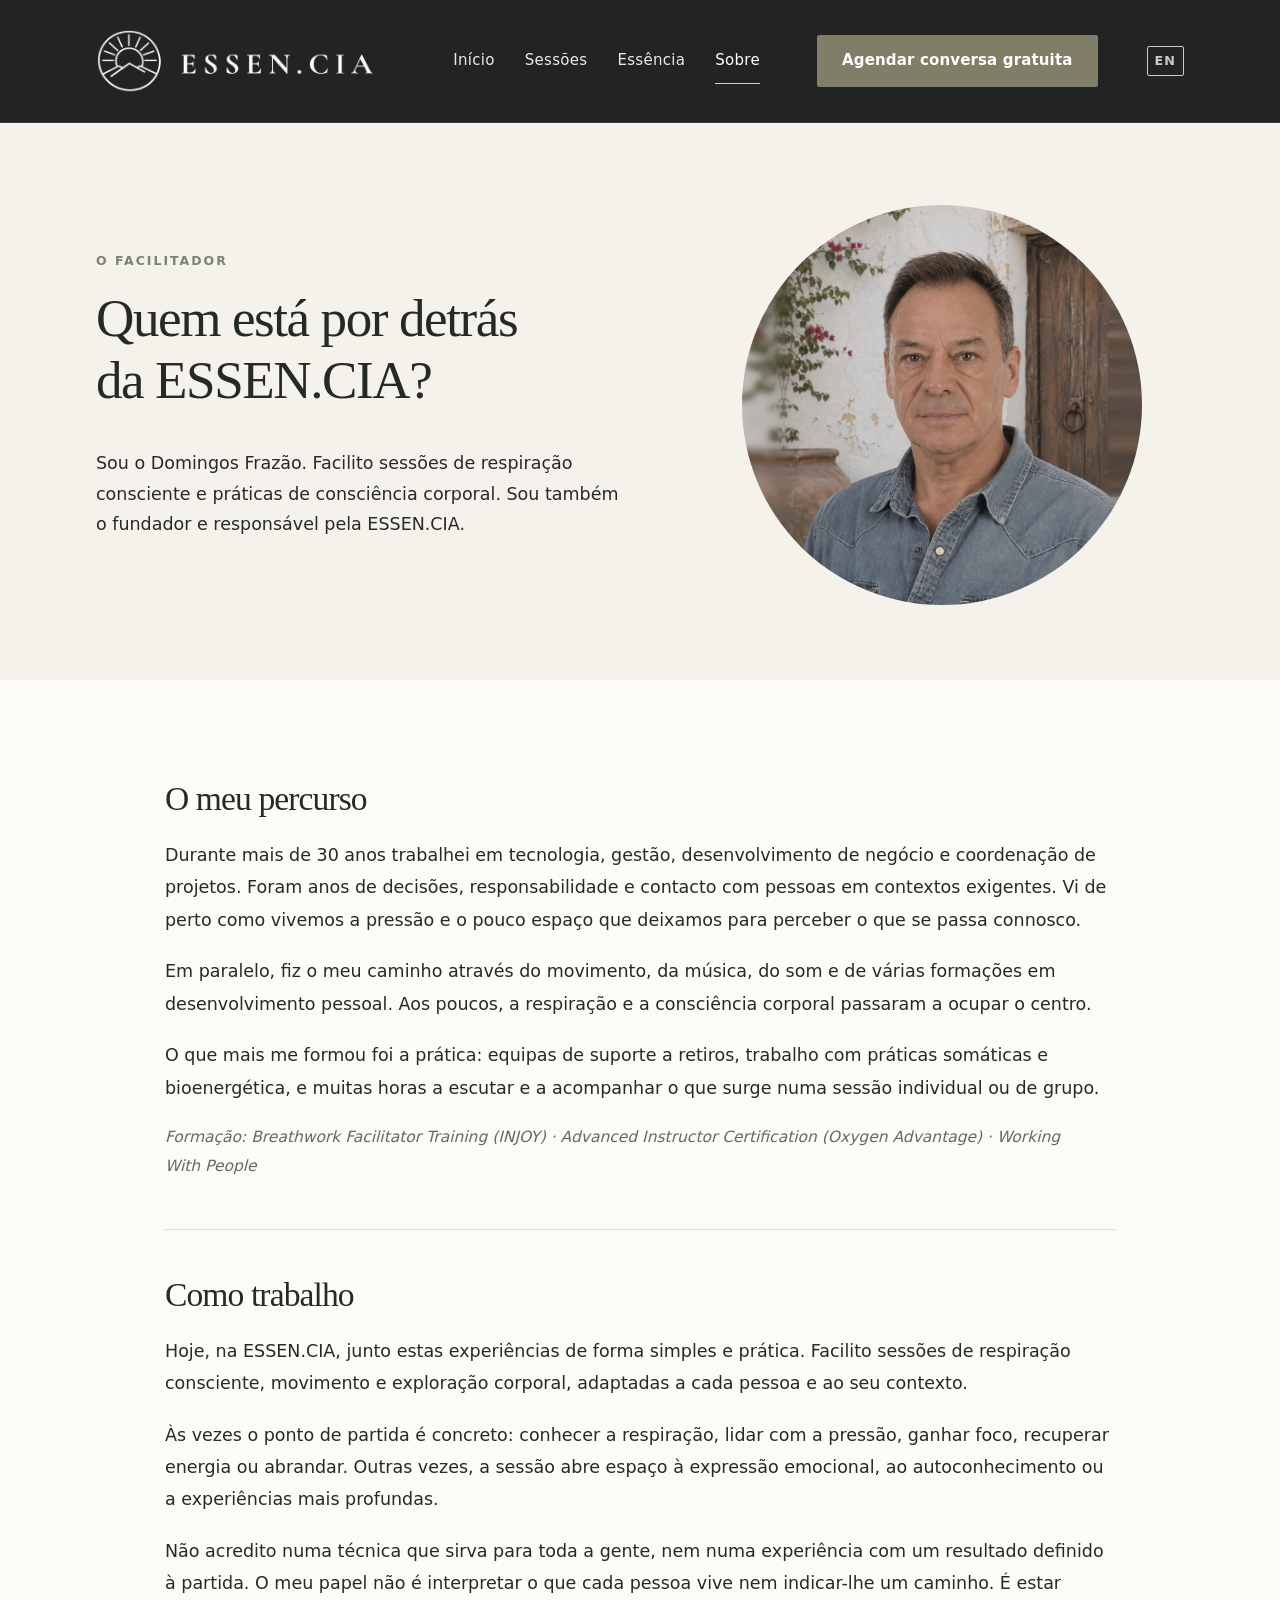
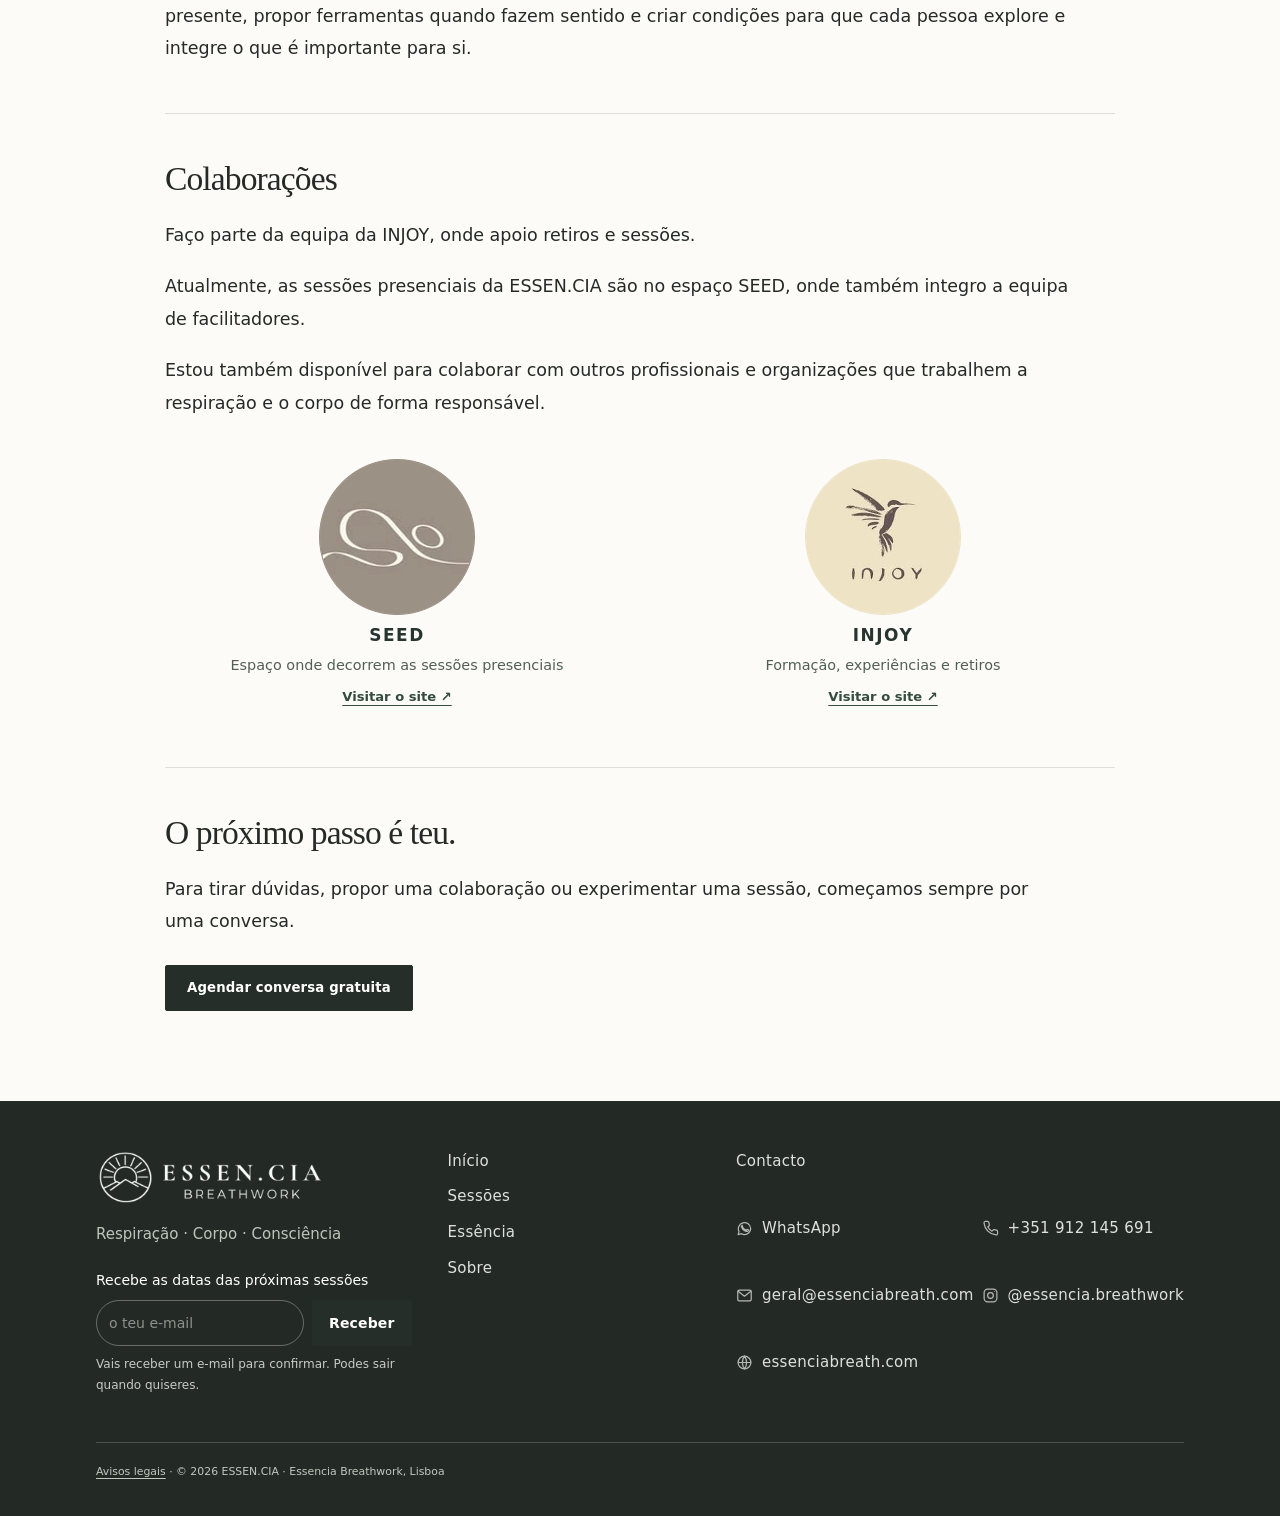
<file: sobre/index.html>
<!DOCTYPE html>
<html lang="pt-PT"><head><meta charset="utf-8"/><meta content="width=device-width, initial-scale=1" name="viewport"/><meta content="light" name="color-scheme"/><title>Domingos Frazão, facilitador de breathwork em Lisboa · ESSEN.CIA</title><link rel="icon" href="../favicon.ico"/><link rel="apple-touch-icon" href="../assets/img/favicon.png"/><meta content="Quem facilita as sessões de breathwork da ESSEN.CIA: percurso, forma de trabalhar e colaborações com a INJOY e o espaço SEED, em Lisboa." name="description"/>
<link rel="canonical" href="https://essenciabreath.com/sobre/">
<meta property="og:type" content="website"><meta property="og:locale" content="pt_PT"><meta property="og:site_name" content="ESSEN.CIA Breathwork">
<meta property="og:title" content="Domingos Frazão, facilitador de breathwork em Lisboa · ESSEN.CIA"><meta property="og:description" content="Quem facilita as sessões de breathwork da ESSEN.CIA: percurso, forma de trabalhar e colaborações com a INJOY e o espaço SEED, em Lisboa."><meta property="og:url" content="https://essenciabreath.com/sobre/">
<meta property="og:image" content="https://essenciabreath.com/assets/img/hero-poster.jpg"><meta name="twitter:card" content="summary_large_image">
<link rel="alternate" hreflang="pt-PT" href="https://essenciabreath.com/sobre/"><link rel="alternate" hreflang="en" href="https://essenciabreath.com/en/about/"><link rel="alternate" hreflang="x-default" href="https://essenciabreath.com/sobre/">
<link rel="stylesheet" href="../css/site.css">
</head><body data-page="sobre"><a class="skip" href="../">Ir para o conteúdo</a><header class="site-head">
<a aria-label="ESSEN.CIA — Página inicial" class="logo" href="../"><img alt="ESSEN.CIA" class="brand-logo" data-v07-img="1" src="../assets/img/img-01.png"/></a>
<nav aria-label="Menu principal" class="nav" id="nav"><a data-nav="inicio" data-v07-text="1" href="../">Início</a><a data-nav="sessoes" data-v07-text="2" href="../sessoes/">Sessões</a><a data-nav="essencia" data-v07-text="3" href="../essencia/">Essência</a><a data-nav="sobre" data-v07-text="4" href="../sobre/">Sobre</a><a class="btn mobile-only" data-v07-text="5" href="../sessoes/#contacto">Agendar conversa gratuita</a><a class="lang-switch" lang="en" hreflang="en" href="../en/about/">EN</a></nav>
<a class="btn head-cta" data-v07-text="6" href="../sessoes/#contacto">Agendar conversa gratuita</a><a class="lang-switch lang-desk" lang="en" hreflang="en" href="../en/about/">EN</a><button aria-controls="nav" aria-expanded="false" aria-label="Abrir menu" class="menu-toggle" id="menu-toggle" type="button">☰</button></header>
<main class="active" data-page="sobre" id="sobre"><section class="page-hero"><div class="shell about-top"><div><div class="eyebrow" data-v07-text="120">O facilitador</div><h1 data-v07-text="121">Quem está por detrás da ESSEN.CIA?</h1><p data-v07-text="122">Sou o Domingos Frazão. Facilito sessões de respiração consciente e práticas de consciência corporal. Sou também o fundador e responsável pela ESSEN.CIA.</p></div><figure class="image-frame feature-photo portrait-round"><img alt="Retrato de Domingos Frazão, fundador da ESSEN.CIA" data-v07-img="12" decoding="async" loading="lazy" src="../assets/img/img-12.webp?v=3"/></figure></div></section><section class="section"><div class="shell"><div class="long-read"><h2 data-v07-text="123">O meu percurso</h2><p data-v07-text="124">Durante mais de 30 anos trabalhei em tecnologia, gestão, desenvolvimento de negócio e coordenação de projetos. Foram anos de decisões, responsabilidade e contacto com pessoas em contextos exigentes. Vi de perto como vivemos a pressão e o pouco espaço que deixamos para perceber o que se passa connosco.</p><p data-v07-text="125">Em paralelo, fiz o meu caminho através do movimento, da música, do som e de várias formações em desenvolvimento pessoal. Aos poucos, a respiração e a consciência corporal passaram a ocupar o centro.</p><p data-v07-text="126">O que mais me formou foi a prática: equipas de suporte a retiros, trabalho com práticas somáticas e bioenergética, e muitas horas a escutar e a acompanhar o que surge numa sessão individual ou de grupo.</p><p class="card-small formacao-line">Formação: Breathwork Facilitator Training (INJOY) · Advanced Instructor Certification (Oxygen Advantage) · Working With People</p><hr class="light-rule"/><h2 data-v07-text="127">Como trabalho</h2><p data-v07-text="128">Hoje, na ESSEN.CIA, junto estas experiências de forma simples e prática. Facilito sessões de respiração consciente, movimento e exploração corporal, adaptadas a cada pessoa e ao seu contexto.</p><p data-v07-text="129">Às vezes o ponto de partida é concreto: conhecer a respiração, lidar com a pressão, ganhar foco, recuperar energia ou abrandar. Outras vezes, a sessão abre espaço à expressão emocional, ao autoconhecimento ou a experiências mais profundas.</p><p data-v07-text="130">Não acredito numa técnica que sirva para toda a gente, nem numa experiência com um resultado definido à partida. O meu papel não é interpretar o que cada pessoa vive nem indicar-lhe um caminho. É estar presente, propor ferramentas quando fazem sentido e criar condições para que cada pessoa explore e integre o que é importante para si.</p><hr class="light-rule"/><h2 data-v07-text="132">Colaborações</h2><p data-v07-text="133">Faço parte da equipa da INJOY, onde apoio retiros e sessões.</p><p>Atualmente, as sessões presenciais da ESSEN.CIA são no espaço SEED, onde também integro a equipa de facilitadores.</p><p>Estou também disponível para colaborar com outros profissionais e organizações que trabalhem a respiração e o corpo de forma responsável.</p><div aria-label="Projetos e espaços com ligação ao percurso do fundador" class="partners"><a aria-label="Visitar o Espaço SEED" class="partner-card" href="https://espacoseed.pt/" rel="noopener noreferrer" target="_blank"><span aria-hidden="true" class="partner-mark partner-seed-mark" style="background:#9c9084;border-color:#9c9084"><img alt="Identidade visual provisória do Espaço SEED" data-v07-img="13" height="120" loading="lazy" src="../assets/img/img-13.webp" width="120"/></span><span class="partner-name" data-v07-text="134">SEED</span><span class="partner-role" data-v07-text="135">Espaço onde decorrem as sessões presenciais</span><span class="partner-visit" data-v07-text="136">Visitar o site ↗</span></a><a aria-label="Visitar a Injoy" class="partner-card" href="https://injoy.pt/" rel="noopener noreferrer" target="_blank"><span class="partner-mark" style="background:#eee3c5;border-color:#eee3c5"><img alt="Logótipo Injoy com colibri" data-v07-img="14" decoding="async" height="96" loading="eager" src="../assets/img/img-14.webp" width="96"/></span><span class="partner-name" data-v07-text="137">INJOY</span><span class="partner-role" data-v07-text="138">Formação, experiências e retiros</span><span class="partner-visit" data-v07-text="139">Visitar o site ↗</span></a></div><hr class="light-rule"/><h2 data-v07-text="141">O próximo passo é teu.</h2><p data-v07-text="142">Para tirar dúvidas, propor uma colaboração ou experimentar uma sessão, começamos sempre por uma conversa.</p><a class="btn" data-v07-text="143" href="../sessoes/#contacto">Agendar conversa gratuita</a> </div></div></section></main>
<footer class="footer"><div class="shell"><div class="footer-top"><div><a aria-label="ESSEN.CIA — início" class="logo" href="../"><img alt="ESSEN.CIA Breathwork" class="brand-logo" src="../assets/img/logo-breathwork-branco.png"/></a><p class="muted" data-v07-text="164" style="margin-top:17px">Respiração · Corpo · Consciência</p><form class="footer-news" id="news-form" novalidate=""><label for="news-email">Recebe as datas das próximas sessões</label><div class="footer-news-row"><input id="news-email" name="email" type="email" autocomplete="email" required="" placeholder="o teu e-mail" maxlength="160"/><input name="site" tabindex="-1" autocomplete="off" aria-hidden="true" style="position:absolute;left:-9999px;width:1px;height:1px"/><button class="btn" type="submit">Receber</button></div><p class="footer-news-note" id="news-status" role="status" aria-live="polite">Vais receber um e-mail para confirmar. Podes sair quando quiseres.</p></form></div><nav aria-label="Rodapé" class="footer-nav"><a data-v07-text="165" href="../">Início</a><a data-v07-text="166" href="../sessoes/">Sessões</a><a data-v07-text="167" href="../essencia/">Essência</a><a data-v07-text="168" href="../sobre/">Sobre</a></nav><div class="footer-nav footer-contact-links"><a data-v07-text="169" href="../sessoes/#contacto">Contacto</a><a data-v07-text="170" href="https://wa.me/351912145691" rel="noopener noreferrer" target="_blank"><svg aria-hidden="true" class="contact-icon" fill="none" height="18" stroke="currentColor" stroke-linecap="round" stroke-linejoin="round" stroke-width="1.7" viewbox="0 0 24 24" width="18"><path d="M20.7 11.9a8.7 8.7 0 0 1-13 7.4L3 20.6l1.2-4.3a8.7 8.7 0 1 1 16.5-4.4Z"></path><path d="M8.8 8.7c.7 2.8 2.2 4.5 5.6 5.8l1.2-1.4 2.2 1.1c-.5 2-2.2 2.4-4.3 1.5-3-1.3-5.2-3.5-6-6.4l1.3-1.9Z"></path></svg> WhatsApp</a><a data-v07-text="171" href="tel:+351912145691"><svg aria-hidden="true" class="contact-icon" fill="none" height="18" stroke="currentColor" stroke-linecap="round" stroke-linejoin="round" stroke-width="1.7" viewbox="0 0 24 24" width="18"><path d="M22 16.1v3a2 2 0 0 1-2.2 2c-9.2-1-16-7.8-17-17A2 2 0 0 1 4.8 2h3a2 2 0 0 1 2 1.7l.5 3a2 2 0 0 1-.6 1.7L8.2 9.9a16 16 0 0 0 5.9 5.9l1.5-1.5a2 2 0 0 1 1.7-.6l3 .5a2 2 0 0 1 1.7 1.9Z"></path></svg> +351 912 145 691</a><a data-v07-text="172" href="mailto:geral@essenciabreath.com"><svg aria-hidden="true" class="contact-icon" fill="none" height="18" stroke="currentColor" stroke-linecap="round" stroke-linejoin="round" stroke-width="1.7" viewbox="0 0 24 24" width="18"><rect height="15" rx="2" width="19" x="2.5" y="4.5"></rect><path d="m3 6 9 7 9-7"></path></svg> <span class="lbl" data-short="E-mail">geral@essenciabreath.com</span></a><a data-v07-text="173" href="https://www.instagram.com/essencia.breathwork/" rel="noopener noreferrer" target="_blank"><svg aria-hidden="true" class="contact-icon" fill="none" height="18" stroke="currentColor" stroke-linecap="round" stroke-linejoin="round" stroke-width="1.7" viewbox="0 0 24 24" width="18"><rect height="18" rx="5" width="18" x="3" y="3"></rect><circle cx="12" cy="12" r="4"></circle><circle cx="17.7" cy="6.4" fill="currentColor" r=".7" stroke="none"></circle></svg> <span class="lbl" data-short="Instagram">@essencia.breathwork</span></a><a data-v07-text="174" href="https://www.essenciabreath.com/" rel="noopener noreferrer" target="_blank"><svg aria-hidden="true" class="contact-icon" fill="none" height="18" stroke="currentColor" stroke-linecap="round" stroke-linejoin="round" stroke-width="1.7" viewbox="0 0 24 24" width="18"><circle cx="12" cy="12" r="9"></circle><path d="M3 12h18M12 3a15 15 0 0 1 0 18M12 3a15 15 0 0 0 0 18"></path></svg> <span class="lbl" data-short="Site">essenciabreath.com</span></a></div></div><div class="footer-small"><p class="legal-links"><a href="../avisos-legais/">Avisos legais</a><!-- · <a href="https://www.livroreclamacoes.pt/" target="_blank" rel="noopener noreferrer">Livro de Reclamações</a> (escondido até a inscrição estar feita) --> · © 2026 ESSEN.CIA · Essencia Breathwork, Lisboa</p></div></div></footer><script src="../js/site.js"></script></body></html>
</file>
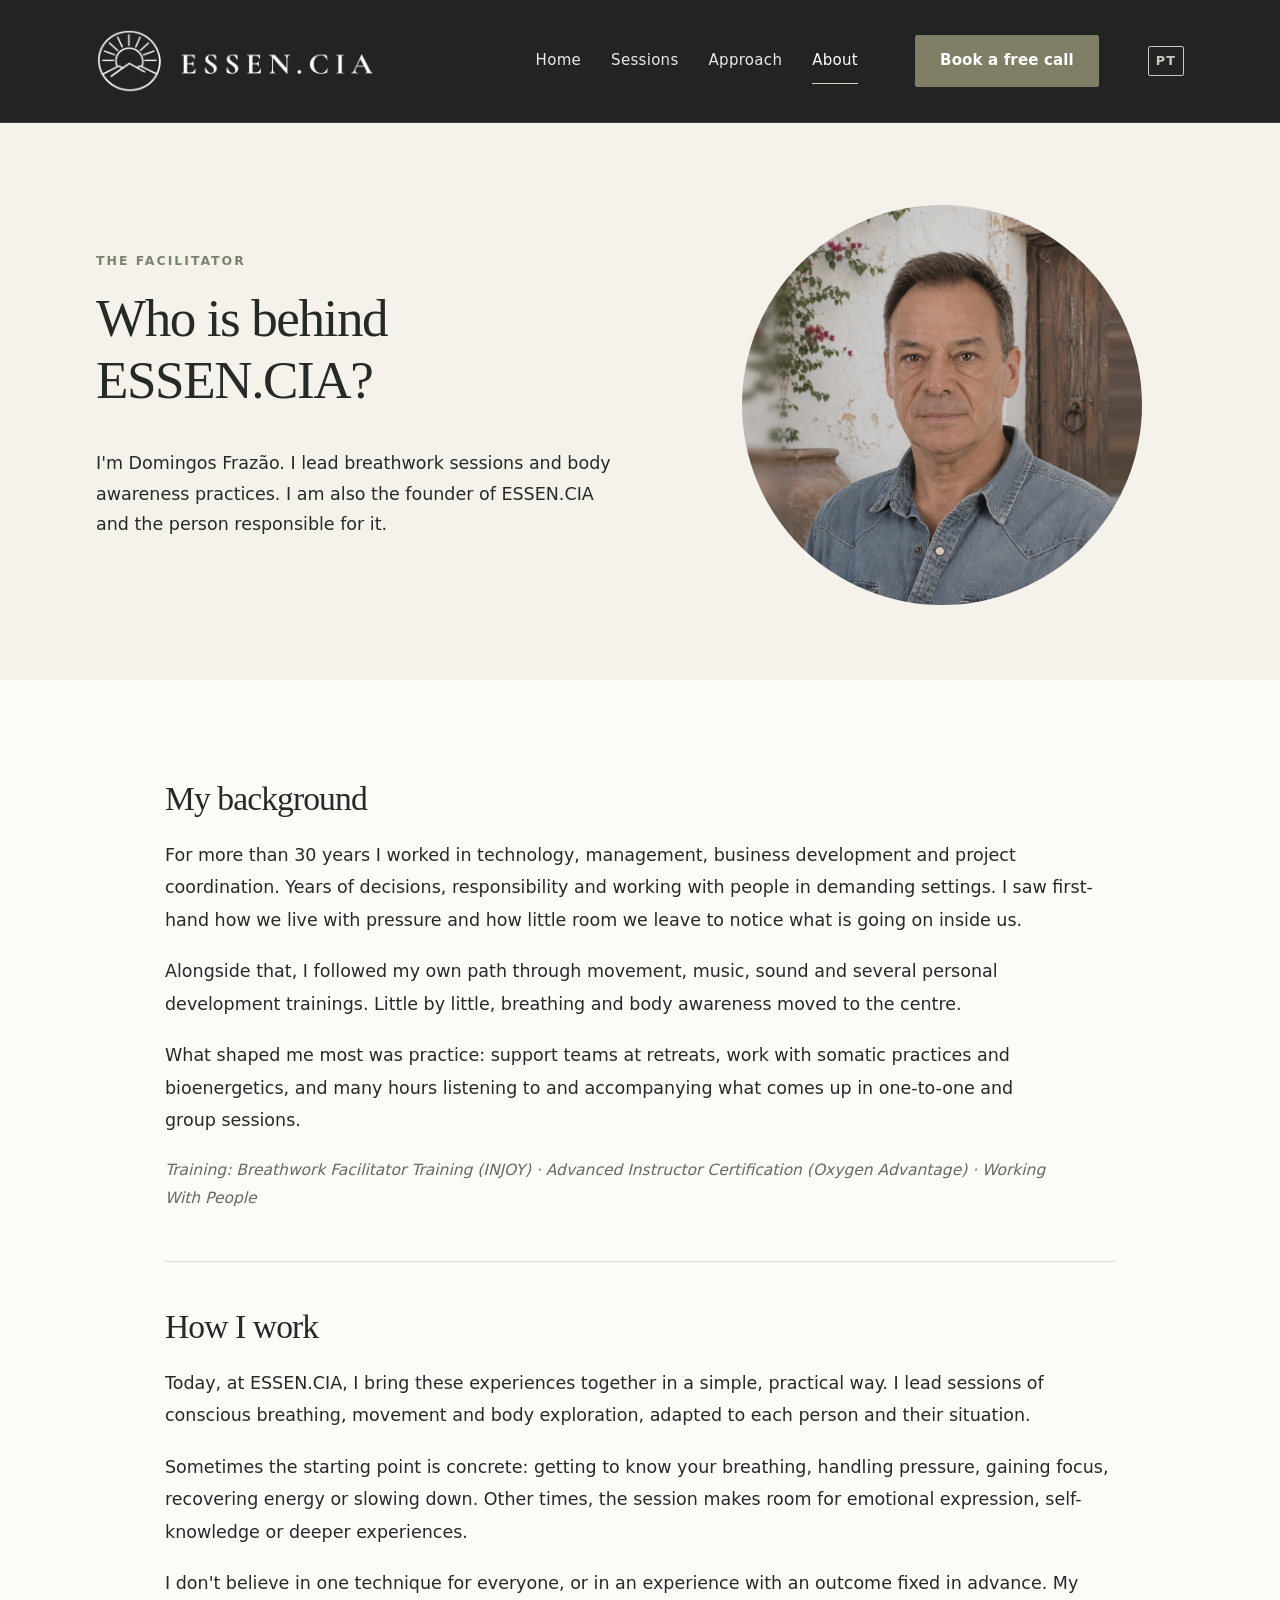
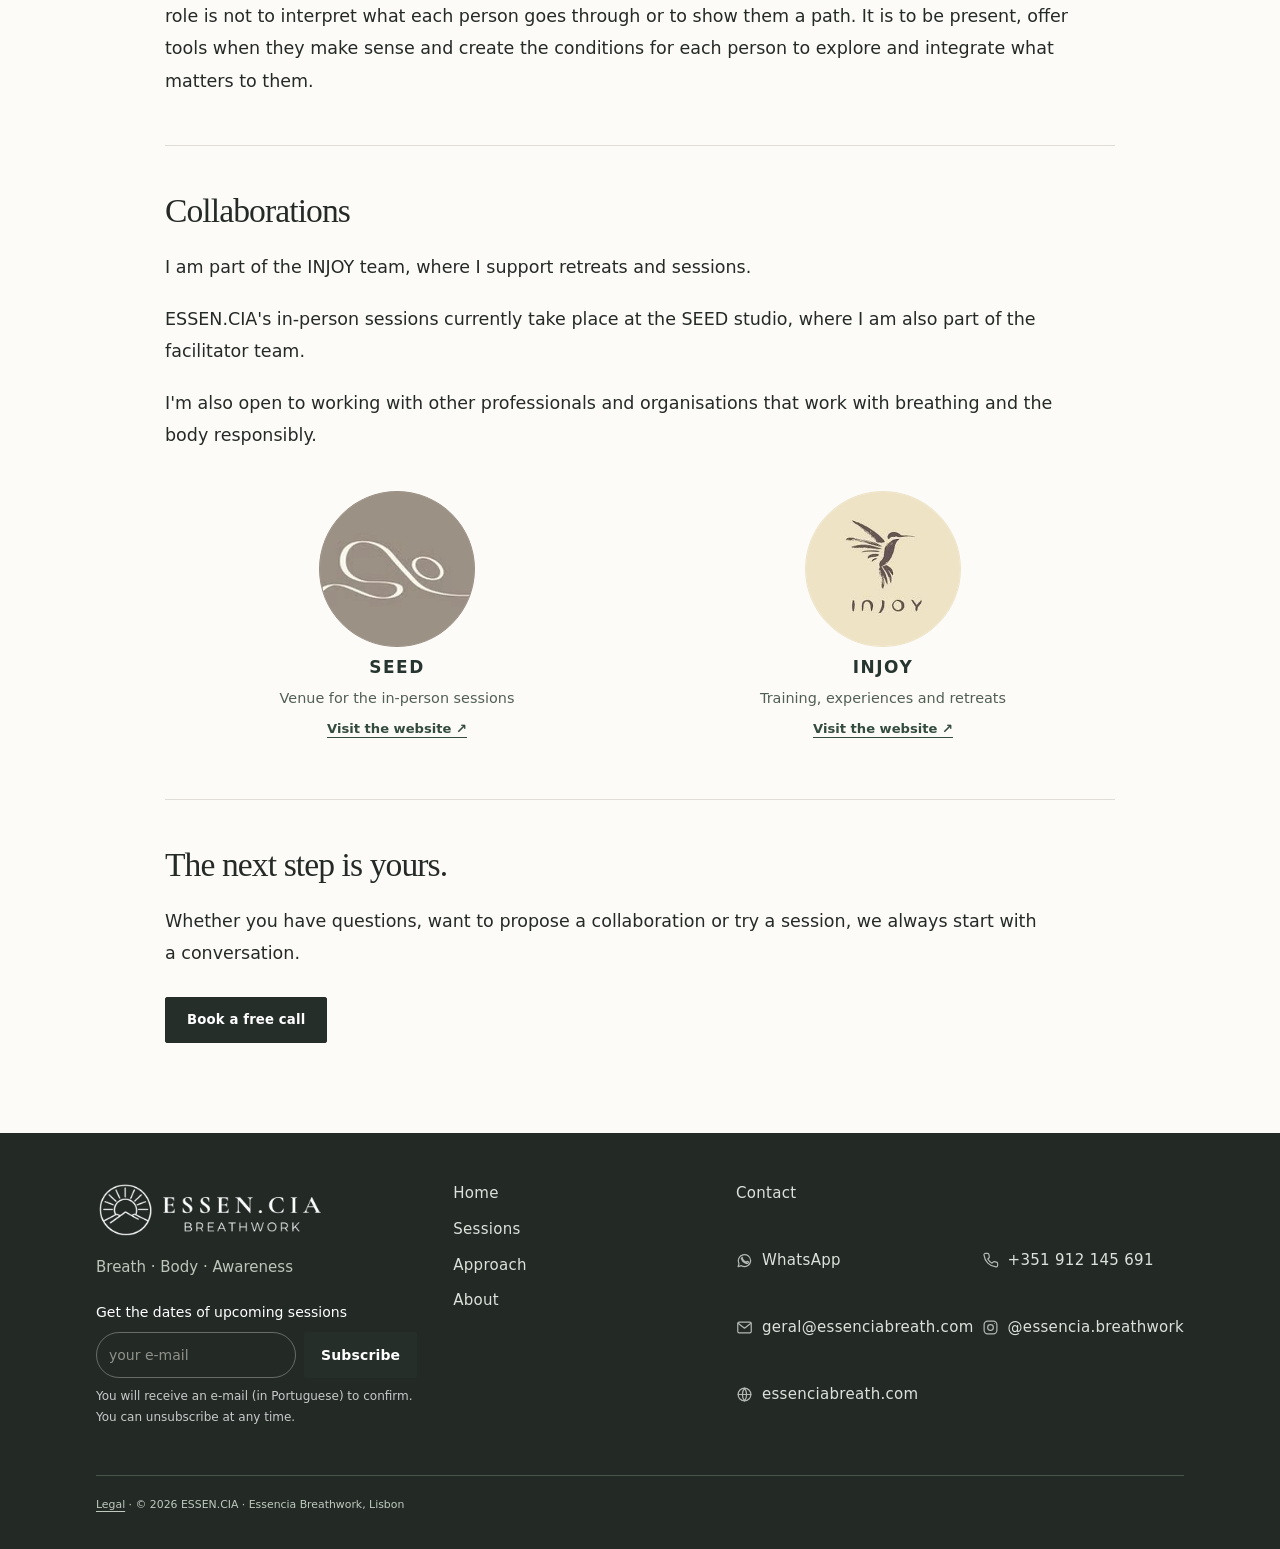
<file: en/about/index.html>
<!DOCTYPE html>
<html lang="en"><head><meta charset="utf-8"/><meta content="width=device-width, initial-scale=1" name="viewport"/><meta content="light" name="color-scheme"/><title>Domingos Frazão, breathwork facilitator in Lisbon · ESSEN.CIA</title><link rel="icon" href="/favicon.ico"/><link rel="apple-touch-icon" href="/assets/img/favicon.png"/><meta content="Who leads the ESSEN.CIA breathwork sessions: background, way of working and collaborations with INJOY and the SEED studio, in the Lisbon area." name="description"/>
<link rel="canonical" href="https://essenciabreath.com/en/about/">
<meta property="og:type" content="website"><meta property="og:locale" content="en_GB"><meta property="og:site_name" content="ESSEN.CIA Breathwork">
<meta property="og:title" content="Domingos Frazão, breathwork facilitator in Lisbon · ESSEN.CIA"><meta property="og:description" content="Who leads the ESSEN.CIA breathwork sessions: background, way of working and collaborations with INJOY and the SEED studio, in the Lisbon area."><meta property="og:url" content="https://essenciabreath.com/en/about/">
<meta property="og:image" content="https://essenciabreath.com/assets/img/hero-poster.jpg"><meta name="twitter:card" content="summary_large_image">
<link rel="alternate" hreflang="pt-PT" href="https://essenciabreath.com/sobre/"><link rel="alternate" hreflang="en" href="https://essenciabreath.com/en/about/"><link rel="alternate" hreflang="x-default" href="https://essenciabreath.com/sobre/">
<link rel="stylesheet" href="/css/site.css">
</head><body data-page="sobre"><a class="skip" href="/en/">Skip to content</a><header class="site-head">
<a aria-label="ESSEN.CIA, home page" class="logo" href="/en/"><img alt="ESSEN.CIA" class="brand-logo" data-v07-img="1" src="/assets/img/img-01.png"/></a>
<nav aria-label="Main menu" class="nav" id="nav"><a data-nav="inicio" data-v07-text="1" href="/en/">Home</a><a data-nav="sessoes" data-v07-text="2" href="/en/sessions/">Sessions</a><a data-nav="essencia" data-v07-text="3" href="/en/approach/">Approach</a><a data-nav="sobre" data-v07-text="4" href="/en/about/">About</a><a class="btn mobile-only" data-v07-text="5" href="/en/sessions/#contacto">Book a free call</a><a class="lang-switch" lang="pt" hreflang="pt" href="/sobre/">PT</a></nav>
<a class="btn head-cta" data-v07-text="6" href="/en/sessions/#contacto">Book a free call</a><a class="lang-switch lang-desk" lang="pt" hreflang="pt" href="/sobre/">PT</a><button aria-controls="nav" aria-expanded="false" aria-label="Open menu" class="menu-toggle" id="menu-toggle" type="button">☰</button></header>
<main class="active" data-page="sobre" id="sobre"><section class="page-hero"><div class="shell about-top"><div><div class="eyebrow" data-v07-text="120">The facilitator</div><h1 data-v07-text="121">Who is behind ESSEN.CIA?</h1><p data-v07-text="122">I'm Domingos Frazão. I lead breathwork sessions and body awareness practices. I am also the founder of ESSEN.CIA and the person responsible for it.</p></div><figure class="image-frame feature-photo portrait-round"><img alt="Portrait of Domingos Frazão, founder of ESSEN.CIA" data-v07-img="12" decoding="async" loading="lazy" src="/assets/img/img-12.webp?v=3"/></figure></div></section><section class="section"><div class="shell"><div class="long-read"><h2 data-v07-text="123">My background</h2><p data-v07-text="124">For more than 30 years I worked in technology, management, business development and project coordination. Years of decisions, responsibility and working with people in demanding settings. I saw first-hand how we live with pressure and how little room we leave to notice what is going on inside us.</p><p data-v07-text="125">Alongside that, I followed my own path through movement, music, sound and several personal development trainings. Little by little, breathing and body awareness moved to the centre.</p><p data-v07-text="126">What shaped me most was practice: support teams at retreats, work with somatic practices and bioenergetics, and many hours listening to and accompanying what comes up in one-to-one and group sessions.</p><p class="card-small formacao-line">Training: Breathwork Facilitator Training (INJOY) · Advanced Instructor Certification (Oxygen Advantage) · Working With People</p><hr class="light-rule"/><h2 data-v07-text="127">How I work</h2><p data-v07-text="128">Today, at ESSEN.CIA, I bring these experiences together in a simple, practical way. I lead sessions of conscious breathing, movement and body exploration, adapted to each person and their situation.</p><p data-v07-text="129">Sometimes the starting point is concrete: getting to know your breathing, handling pressure, gaining focus, recovering energy or slowing down. Other times, the session makes room for emotional expression, self-knowledge or deeper experiences.</p><p data-v07-text="130">I don't believe in one technique for everyone, or in an experience with an outcome fixed in advance. My role is not to interpret what each person goes through or to show them a path. It is to be present, offer tools when they make sense and create the conditions for each person to explore and integrate what matters to them.</p><hr class="light-rule"/><h2 data-v07-text="132">Collaborations</h2><p data-v07-text="133">I am part of the INJOY team, where I support retreats and sessions.</p><p>ESSEN.CIA's in-person sessions currently take place at the SEED studio, where I am also part of the facilitator team.</p><p>I'm also open to working with other professionals and organisations that work with breathing and the body responsibly.</p><div aria-label="Projects and venues linked to the founder&#x27;s work" class="partners"><a aria-label="Visit the SEED studio" class="partner-card" href="https://espacoseed.pt/" rel="noopener noreferrer" target="_blank"><span aria-hidden="true" class="partner-mark partner-seed-mark" style="background:#9c9084;border-color:#9c9084"><img alt="Provisional visual identity of the SEED studio" data-v07-img="13" height="120" loading="lazy" src="/assets/img/img-13.webp" width="120"/></span><span class="partner-name" data-v07-text="134">SEED</span><span class="partner-role" data-v07-text="135">Venue for the in-person sessions</span><span class="partner-visit" data-v07-text="136">Visit the website ↗</span></a><a aria-label="Visit INJOY" class="partner-card" href="https://injoy.pt/" rel="noopener noreferrer" target="_blank"><span class="partner-mark" style="background:#eee3c5;border-color:#eee3c5"><img alt="INJOY logo with a hummingbird" data-v07-img="14" decoding="async" height="96" loading="eager" src="/assets/img/img-14.webp" width="96"/></span><span class="partner-name" data-v07-text="137">INJOY</span><span class="partner-role" data-v07-text="138">Training, experiences and retreats</span><span class="partner-visit" data-v07-text="139">Visit the website ↗</span></a></div><hr class="light-rule"/><h2 data-v07-text="141">The next step is yours.</h2><p data-v07-text="142">Whether you have questions, want to propose a collaboration or try a session, we always start with a conversation.</p><a class="btn" data-v07-text="143" href="/en/sessions/#contacto">Book a free call</a> </div></div></section></main>
<footer class="footer"><div class="shell"><div class="footer-top"><div><a aria-label="ESSEN.CIA, home" class="logo" href="/en/"><img alt="ESSEN.CIA Breathwork" class="brand-logo" src="/assets/img/logo-breathwork-branco.png"/></a><p class="muted" data-v07-text="164" style="margin-top:17px">Breath · Body · Awareness</p><form class="footer-news" id="news-form" novalidate=""><label for="news-email">Get the dates of upcoming sessions</label><div class="footer-news-row"><input id="news-email" name="email" type="email" autocomplete="email" required="" placeholder="your e-mail" maxlength="160"/><input name="site" tabindex="-1" autocomplete="off" aria-hidden="true" style="position:absolute;left:-9999px;width:1px;height:1px"/><button class="btn" type="submit">Subscribe</button></div><p class="footer-news-note" id="news-status" role="status" aria-live="polite">You will receive an e-mail (in Portuguese) to confirm. You can unsubscribe at any time.</p></form></div><nav aria-label="Footer" class="footer-nav"><a data-v07-text="165" href="/en/">Home</a><a data-v07-text="166" href="/en/sessions/">Sessions</a><a data-v07-text="167" href="/en/approach/">Approach</a><a data-v07-text="168" href="/en/about/">About</a></nav><div class="footer-nav footer-contact-links"><a data-v07-text="169" href="/en/sessions/#contacto">Contact</a><a data-v07-text="170" href="https://wa.me/351912145691" rel="noopener noreferrer" target="_blank"><svg aria-hidden="true" class="contact-icon" fill="none" height="18" stroke="currentColor" stroke-linecap="round" stroke-linejoin="round" stroke-width="1.7" viewbox="0 0 24 24" width="18"><path d="M20.7 11.9a8.7 8.7 0 0 1-13 7.4L3 20.6l1.2-4.3a8.7 8.7 0 1 1 16.5-4.4Z"></path><path d="M8.8 8.7c.7 2.8 2.2 4.5 5.6 5.8l1.2-1.4 2.2 1.1c-.5 2-2.2 2.4-4.3 1.5-3-1.3-5.2-3.5-6-6.4l1.3-1.9Z"></path></svg> WhatsApp</a><a data-v07-text="171" href="tel:+351912145691"><svg aria-hidden="true" class="contact-icon" fill="none" height="18" stroke="currentColor" stroke-linecap="round" stroke-linejoin="round" stroke-width="1.7" viewbox="0 0 24 24" width="18"><path d="M22 16.1v3a2 2 0 0 1-2.2 2c-9.2-1-16-7.8-17-17A2 2 0 0 1 4.8 2h3a2 2 0 0 1 2 1.7l.5 3a2 2 0 0 1-.6 1.7L8.2 9.9a16 16 0 0 0 5.9 5.9l1.5-1.5a2 2 0 0 1 1.7-.6l3 .5a2 2 0 0 1 1.7 1.9Z"></path></svg> +351 912 145 691</a><a data-v07-text="172" href="mailto:geral@essenciabreath.com"><svg aria-hidden="true" class="contact-icon" fill="none" height="18" stroke="currentColor" stroke-linecap="round" stroke-linejoin="round" stroke-width="1.7" viewbox="0 0 24 24" width="18"><rect height="15" rx="2" width="19" x="2.5" y="4.5"></rect><path d="m3 6 9 7 9-7"></path></svg> <span class="lbl" data-short="E-mail">geral@essenciabreath.com</span></a><a data-v07-text="173" href="https://www.instagram.com/essencia.breathwork/" rel="noopener noreferrer" target="_blank"><svg aria-hidden="true" class="contact-icon" fill="none" height="18" stroke="currentColor" stroke-linecap="round" stroke-linejoin="round" stroke-width="1.7" viewbox="0 0 24 24" width="18"><rect height="18" rx="5" width="18" x="3" y="3"></rect><circle cx="12" cy="12" r="4"></circle><circle cx="17.7" cy="6.4" fill="currentColor" r=".7" stroke="none"></circle></svg> <span class="lbl" data-short="Instagram">@essencia.breathwork</span></a><a data-v07-text="174" href="https://www.essenciabreath.com/" rel="noopener noreferrer" target="_blank"><svg aria-hidden="true" class="contact-icon" fill="none" height="18" stroke="currentColor" stroke-linecap="round" stroke-linejoin="round" stroke-width="1.7" viewbox="0 0 24 24" width="18"><circle cx="12" cy="12" r="9"></circle><path d="M3 12h18M12 3a15 15 0 0 1 0 18M12 3a15 15 0 0 0 0 18"></path></svg> <span class="lbl" data-short="Site">essenciabreath.com</span></a></div></div><div class="footer-small"><p class="legal-links"><a href="/en/legal/">Legal</a><!-- · <a href="https://www.livroreclamacoes.pt/" target="_blank" rel="noopener noreferrer">Complaints Book</a> (escondido até a inscrição estar feita) --> · © 2026 ESSEN.CIA · Essencia Breathwork, Lisbon</p></div></div></footer><script src="/js/site.js"></script></body></html>
</file>
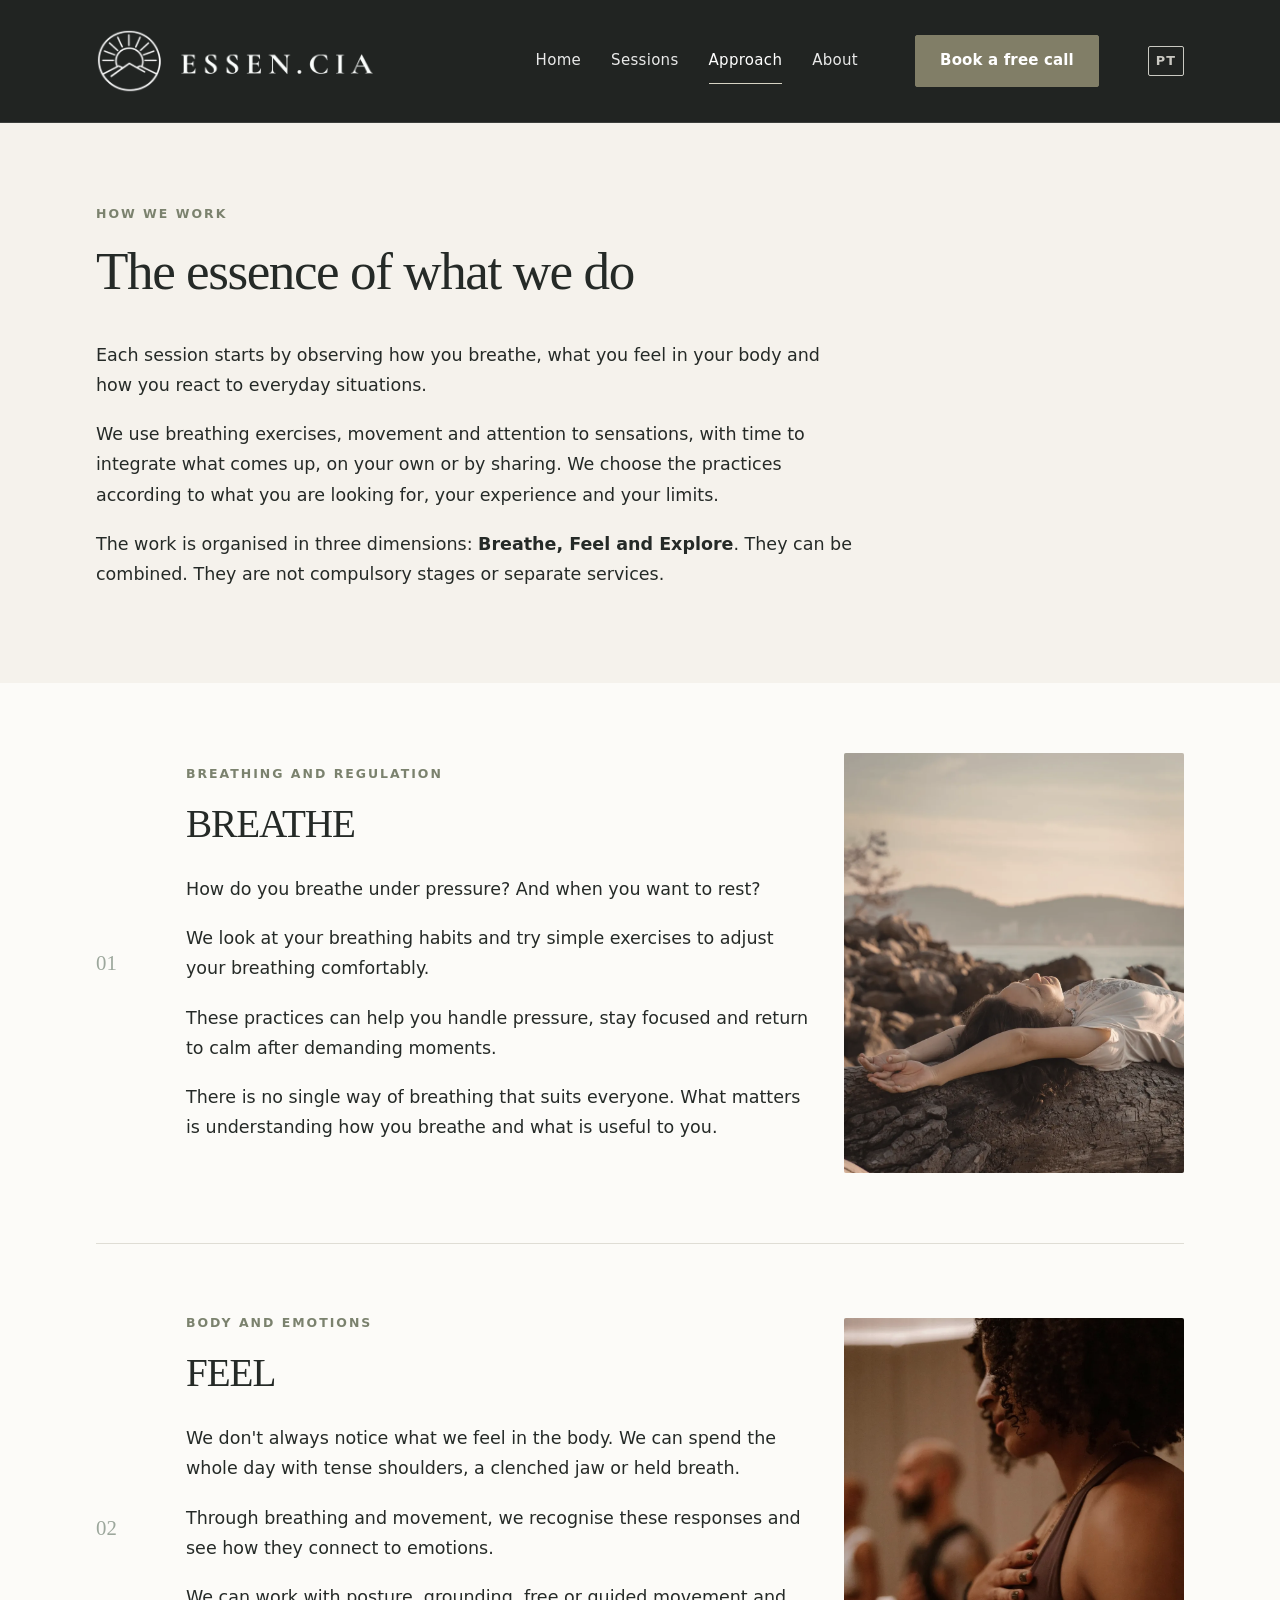
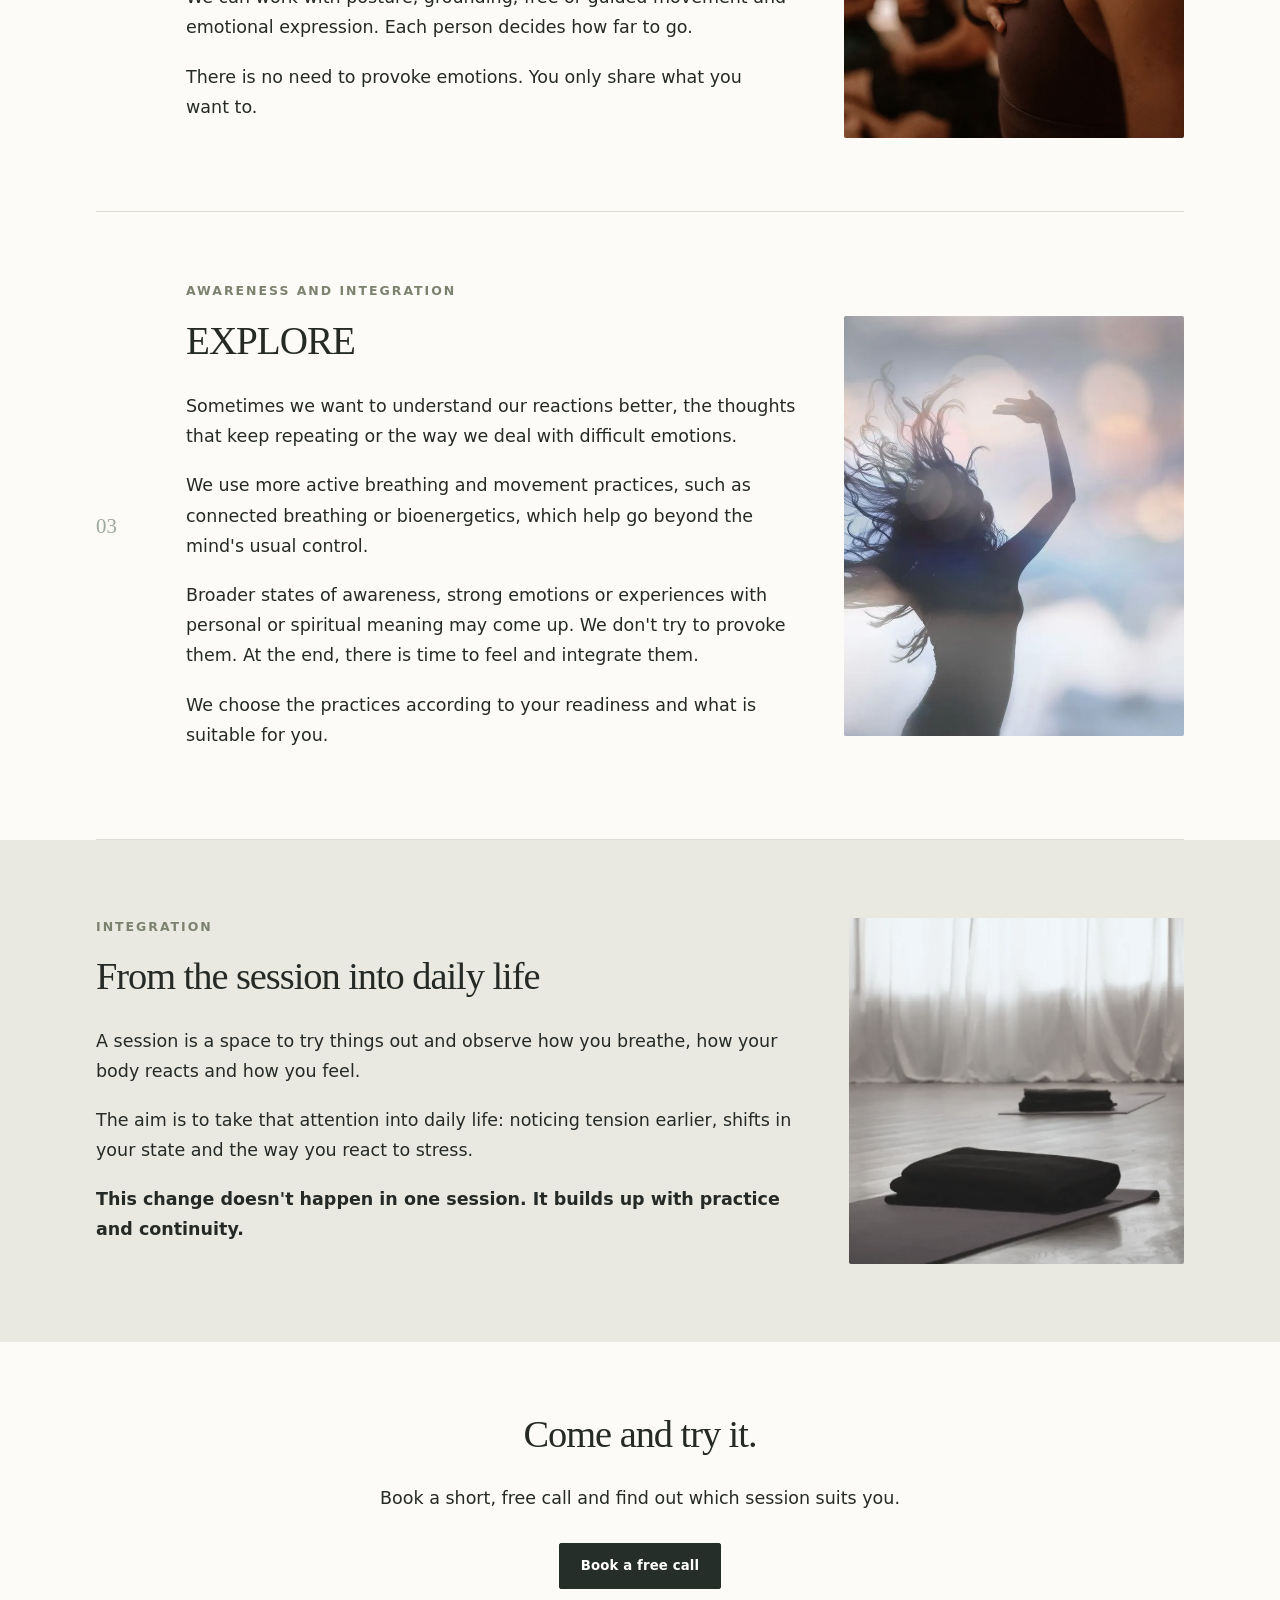
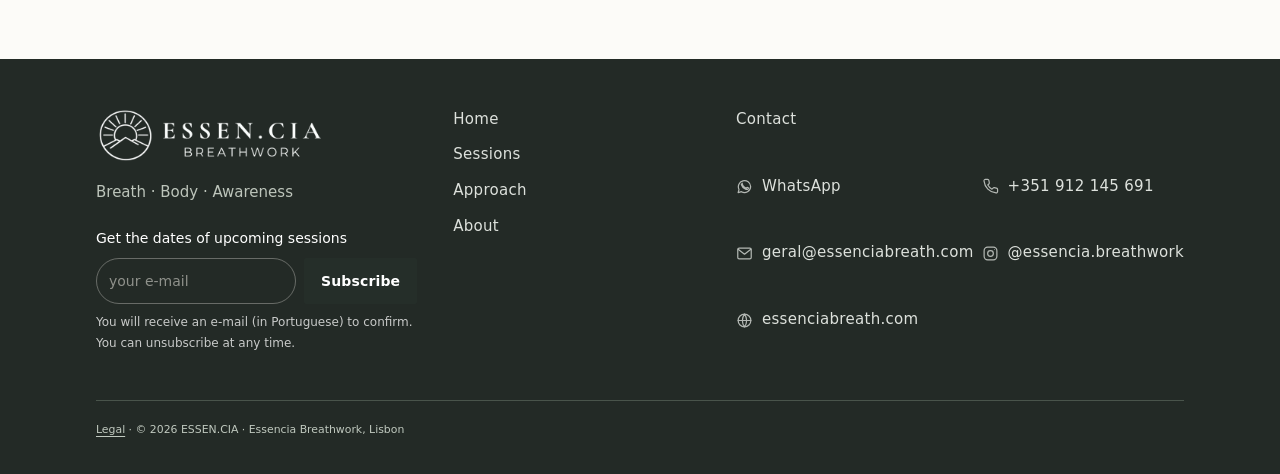
<file: en/approach/index.html>
<!DOCTYPE html>
<html lang="en"><head><meta charset="utf-8"/><meta content="width=device-width, initial-scale=1" name="viewport"/><meta content="light" name="color-scheme"/><title>How we work · breathwork, body and awareness · ESSEN.CIA</title><link rel="icon" href="/favicon.ico"/><link rel="apple-touch-icon" href="/assets/img/favicon.png"/><meta content="Breathe, feel and explore: how ESSEN.CIA combines conscious breathing, movement and body awareness in its breathwork sessions in Lisbon." name="description"/>
<link rel="canonical" href="https://essenciabreath.com/en/approach/">
<meta property="og:type" content="website"><meta property="og:locale" content="en_GB"><meta property="og:site_name" content="ESSEN.CIA Breathwork">
<meta property="og:title" content="How we work · breathwork, body and awareness · ESSEN.CIA"><meta property="og:description" content="Breathe, feel and explore: how ESSEN.CIA combines conscious breathing, movement and body awareness in its breathwork sessions in Lisbon."><meta property="og:url" content="https://essenciabreath.com/en/approach/">
<meta property="og:image" content="https://essenciabreath.com/assets/img/hero-poster.jpg"><meta name="twitter:card" content="summary_large_image">
<link rel="alternate" hreflang="pt-PT" href="https://essenciabreath.com/essencia/"><link rel="alternate" hreflang="en" href="https://essenciabreath.com/en/approach/"><link rel="alternate" hreflang="x-default" href="https://essenciabreath.com/essencia/">
<link rel="stylesheet" href="/css/site.css">
</head><body data-page="essencia"><a class="skip" href="/en/">Skip to content</a><header class="site-head">
<a aria-label="ESSEN.CIA, home page" class="logo" href="/en/"><img alt="ESSEN.CIA" class="brand-logo" data-v07-img="1" src="/assets/img/img-01.png"/></a>
<nav aria-label="Main menu" class="nav" id="nav"><a data-nav="inicio" data-v07-text="1" href="/en/">Home</a><a data-nav="sessoes" data-v07-text="2" href="/en/sessions/">Sessions</a><a data-nav="essencia" data-v07-text="3" href="/en/approach/">Approach</a><a data-nav="sobre" data-v07-text="4" href="/en/about/">About</a><a class="btn mobile-only" data-v07-text="5" href="/en/sessions/#contacto">Book a free call</a><a class="lang-switch" lang="pt" hreflang="pt" href="/essencia/">PT</a></nav>
<a class="btn head-cta" data-v07-text="6" href="/en/sessions/#contacto">Book a free call</a><a class="lang-switch lang-desk" lang="pt" hreflang="pt" href="/essencia/">PT</a><button aria-controls="nav" aria-expanded="false" aria-label="Open menu" class="menu-toggle" id="menu-toggle" type="button">☰</button></header>
<main class="active" data-page="essencia" id="essencia"><section class="page-hero"><div class="shell"><div class="eyebrow" data-v07-text="86">How we work</div><h1 data-v07-text="87">The essence of what we do</h1><p data-v07-text="88">Each session starts by observing how you breathe, what you feel in your body and how you react to everyday situations.</p><p data-v07-text="89">We use breathing exercises, movement and attention to sensations, with time to integrate what comes up, on your own or by sharing. We choose the practices according to what you are looking for, your experience and your limits.</p><p data-v07-text="90">The work is organised in three dimensions: <strong>Breathe, Feel and Explore</strong>. They can be combined. They are not compulsory stages or separate services.</p></div></section><div class="shell">
<section class="essence-section"><span class="number-big" data-v07-text="91">01</span><div><div class="eyebrow" data-v07-text="92">Breathing and regulation</div><h2 data-v07-text="93">BREATHE</h2><p data-v07-text="94">How do you breathe under pressure? And when you want to rest?</p><p data-v07-text="95">We look at your breathing habits and try simple exercises to adjust your breathing comfortably.</p><p data-v07-text="96">These practices can help you handle pressure, stay focused and return to calm after demanding moments.</p><p data-v07-text="97">There is no single way of breathing that suits everyone. What matters is understanding how you breathe and what is useful to you.</p></div><figure class="image-frame essence-img"><img alt="Woman lying on rocks by the sea, breathing" data-v07-img="9" decoding="async" loading="lazy" src="/assets/img/img-09.webp"/></figure></section>
<section class="essence-section"><span class="number-big" data-v07-text="98">02</span><div><div class="eyebrow" data-v07-text="99">Body and emotions</div><h2 data-v07-text="100">FEEL</h2><p data-v07-text="101">We don't always notice what we feel in the body. We can spend the whole day with tense shoulders, a clenched jaw or held breath.</p><p data-v07-text="102">Through breathing and movement, we recognise these responses and see how they connect to emotions.</p><p data-v07-text="103">We can work with posture, grounding, free or guided movement and emotional expression. Each person decides how far to go.</p><p data-v07-text="104">There is no need to provoke emotions. You only share what you want to.</p></div><figure class="image-frame essence-img"><img alt="Woman with her hand on her chest, paying attention to her breath, in a group session" data-v07-img="10" decoding="async" loading="lazy" src="/assets/img/sentir-2.webp"/></figure></section>
<section class="essence-section"><span class="number-big" data-v07-text="105">03</span><div><div class="eyebrow" data-v07-text="106">Awareness and integration</div><h2 data-v07-text="107">EXPLORE</h2><p data-v07-text="108">Sometimes we want to understand our reactions better, the thoughts that keep repeating or the way we deal with difficult emotions.</p><p data-v07-text="109">We use more active breathing and movement practices, such as connected breathing or bioenergetics, which help go beyond the mind's usual control.</p><p data-v07-text="110">Broader states of awareness, strong emotions or experiences with personal or spiritual meaning may come up. We don't try to provoke them. At the end, there is time to feel and integrate them.</p><p data-v07-text="111">We choose the practices according to your readiness and what is suitable for you.</p></div><figure class="image-frame essence-img"><img alt="Silhouette of a woman dancing, her hair in motion" data-v07-img="11" decoding="async" loading="lazy" src="/assets/img/explorar-2.webp"/></figure></section></div><section class="quote-block"><div class="shell quote-cols"><div><div class="eyebrow" data-v07-text="112">Integration</div><h2 data-v07-text="113">From the session into daily life</h2><p>A session is a space to try things out and observe how you breathe, how your body reacts and how you feel.</p><p>The aim is to take that attention into daily life: noticing tension earlier, shifts in your state and the way you react to stress.</p><p class="integration-conclusion" style="font-weight:700">This change doesn't happen in one session. It builds up with practice and continuity.</p></div><figure class="image-frame quote-photo"><img alt="Quiet room with mats and blankets, soft light through the curtain" decoding="async" loading="lazy" src="/assets/img/integracao.webp"/></figure></div></section><section class="ending"><div class="shell"><h2 data-v07-text="117">Come and try it.</h2><p class="one-line" data-v07-text="118">Book a short, free call and find out which session suits you.</p><a class="btn" data-v07-text="119" href="/en/sessions/#contacto">Book a free call</a></div></section></main>
<footer class="footer"><div class="shell"><div class="footer-top"><div><a aria-label="ESSEN.CIA, home" class="logo" href="/en/"><img alt="ESSEN.CIA Breathwork" class="brand-logo" src="/assets/img/logo-breathwork-branco.png"/></a><p class="muted" data-v07-text="164" style="margin-top:17px">Breath · Body · Awareness</p><form class="footer-news" id="news-form" novalidate=""><label for="news-email">Get the dates of upcoming sessions</label><div class="footer-news-row"><input id="news-email" name="email" type="email" autocomplete="email" required="" placeholder="your e-mail" maxlength="160"/><input name="site" tabindex="-1" autocomplete="off" aria-hidden="true" style="position:absolute;left:-9999px;width:1px;height:1px"/><button class="btn" type="submit">Subscribe</button></div><p class="footer-news-note" id="news-status" role="status" aria-live="polite">You will receive an e-mail (in Portuguese) to confirm. You can unsubscribe at any time.</p></form></div><nav aria-label="Footer" class="footer-nav"><a data-v07-text="165" href="/en/">Home</a><a data-v07-text="166" href="/en/sessions/">Sessions</a><a data-v07-text="167" href="/en/approach/">Approach</a><a data-v07-text="168" href="/en/about/">About</a></nav><div class="footer-nav footer-contact-links"><a data-v07-text="169" href="/en/sessions/#contacto">Contact</a><a data-v07-text="170" href="https://wa.me/351912145691" rel="noopener noreferrer" target="_blank"><svg aria-hidden="true" class="contact-icon" fill="none" height="18" stroke="currentColor" stroke-linecap="round" stroke-linejoin="round" stroke-width="1.7" viewbox="0 0 24 24" width="18"><path d="M20.7 11.9a8.7 8.7 0 0 1-13 7.4L3 20.6l1.2-4.3a8.7 8.7 0 1 1 16.5-4.4Z"></path><path d="M8.8 8.7c.7 2.8 2.2 4.5 5.6 5.8l1.2-1.4 2.2 1.1c-.5 2-2.2 2.4-4.3 1.5-3-1.3-5.2-3.5-6-6.4l1.3-1.9Z"></path></svg> WhatsApp</a><a data-v07-text="171" href="tel:+351912145691"><svg aria-hidden="true" class="contact-icon" fill="none" height="18" stroke="currentColor" stroke-linecap="round" stroke-linejoin="round" stroke-width="1.7" viewbox="0 0 24 24" width="18"><path d="M22 16.1v3a2 2 0 0 1-2.2 2c-9.2-1-16-7.8-17-17A2 2 0 0 1 4.8 2h3a2 2 0 0 1 2 1.7l.5 3a2 2 0 0 1-.6 1.7L8.2 9.9a16 16 0 0 0 5.9 5.9l1.5-1.5a2 2 0 0 1 1.7-.6l3 .5a2 2 0 0 1 1.7 1.9Z"></path></svg> +351 912 145 691</a><a data-v07-text="172" href="mailto:geral@essenciabreath.com"><svg aria-hidden="true" class="contact-icon" fill="none" height="18" stroke="currentColor" stroke-linecap="round" stroke-linejoin="round" stroke-width="1.7" viewbox="0 0 24 24" width="18"><rect height="15" rx="2" width="19" x="2.5" y="4.5"></rect><path d="m3 6 9 7 9-7"></path></svg> <span class="lbl" data-short="E-mail">geral@essenciabreath.com</span></a><a data-v07-text="173" href="https://www.instagram.com/essencia.breathwork/" rel="noopener noreferrer" target="_blank"><svg aria-hidden="true" class="contact-icon" fill="none" height="18" stroke="currentColor" stroke-linecap="round" stroke-linejoin="round" stroke-width="1.7" viewbox="0 0 24 24" width="18"><rect height="18" rx="5" width="18" x="3" y="3"></rect><circle cx="12" cy="12" r="4"></circle><circle cx="17.7" cy="6.4" fill="currentColor" r=".7" stroke="none"></circle></svg> <span class="lbl" data-short="Instagram">@essencia.breathwork</span></a><a data-v07-text="174" href="https://www.essenciabreath.com/" rel="noopener noreferrer" target="_blank"><svg aria-hidden="true" class="contact-icon" fill="none" height="18" stroke="currentColor" stroke-linecap="round" stroke-linejoin="round" stroke-width="1.7" viewbox="0 0 24 24" width="18"><circle cx="12" cy="12" r="9"></circle><path d="M3 12h18M12 3a15 15 0 0 1 0 18M12 3a15 15 0 0 0 0 18"></path></svg> <span class="lbl" data-short="Site">essenciabreath.com</span></a></div></div><div class="footer-small"><p class="legal-links"><a href="/en/legal/">Legal</a><!-- · <a href="https://www.livroreclamacoes.pt/" target="_blank" rel="noopener noreferrer">Complaints Book</a> (escondido até a inscrição estar feita) --> · © 2026 ESSEN.CIA · Essencia Breathwork, Lisbon</p></div></div></footer><script src="/js/site.js"></script></body></html>
</file>
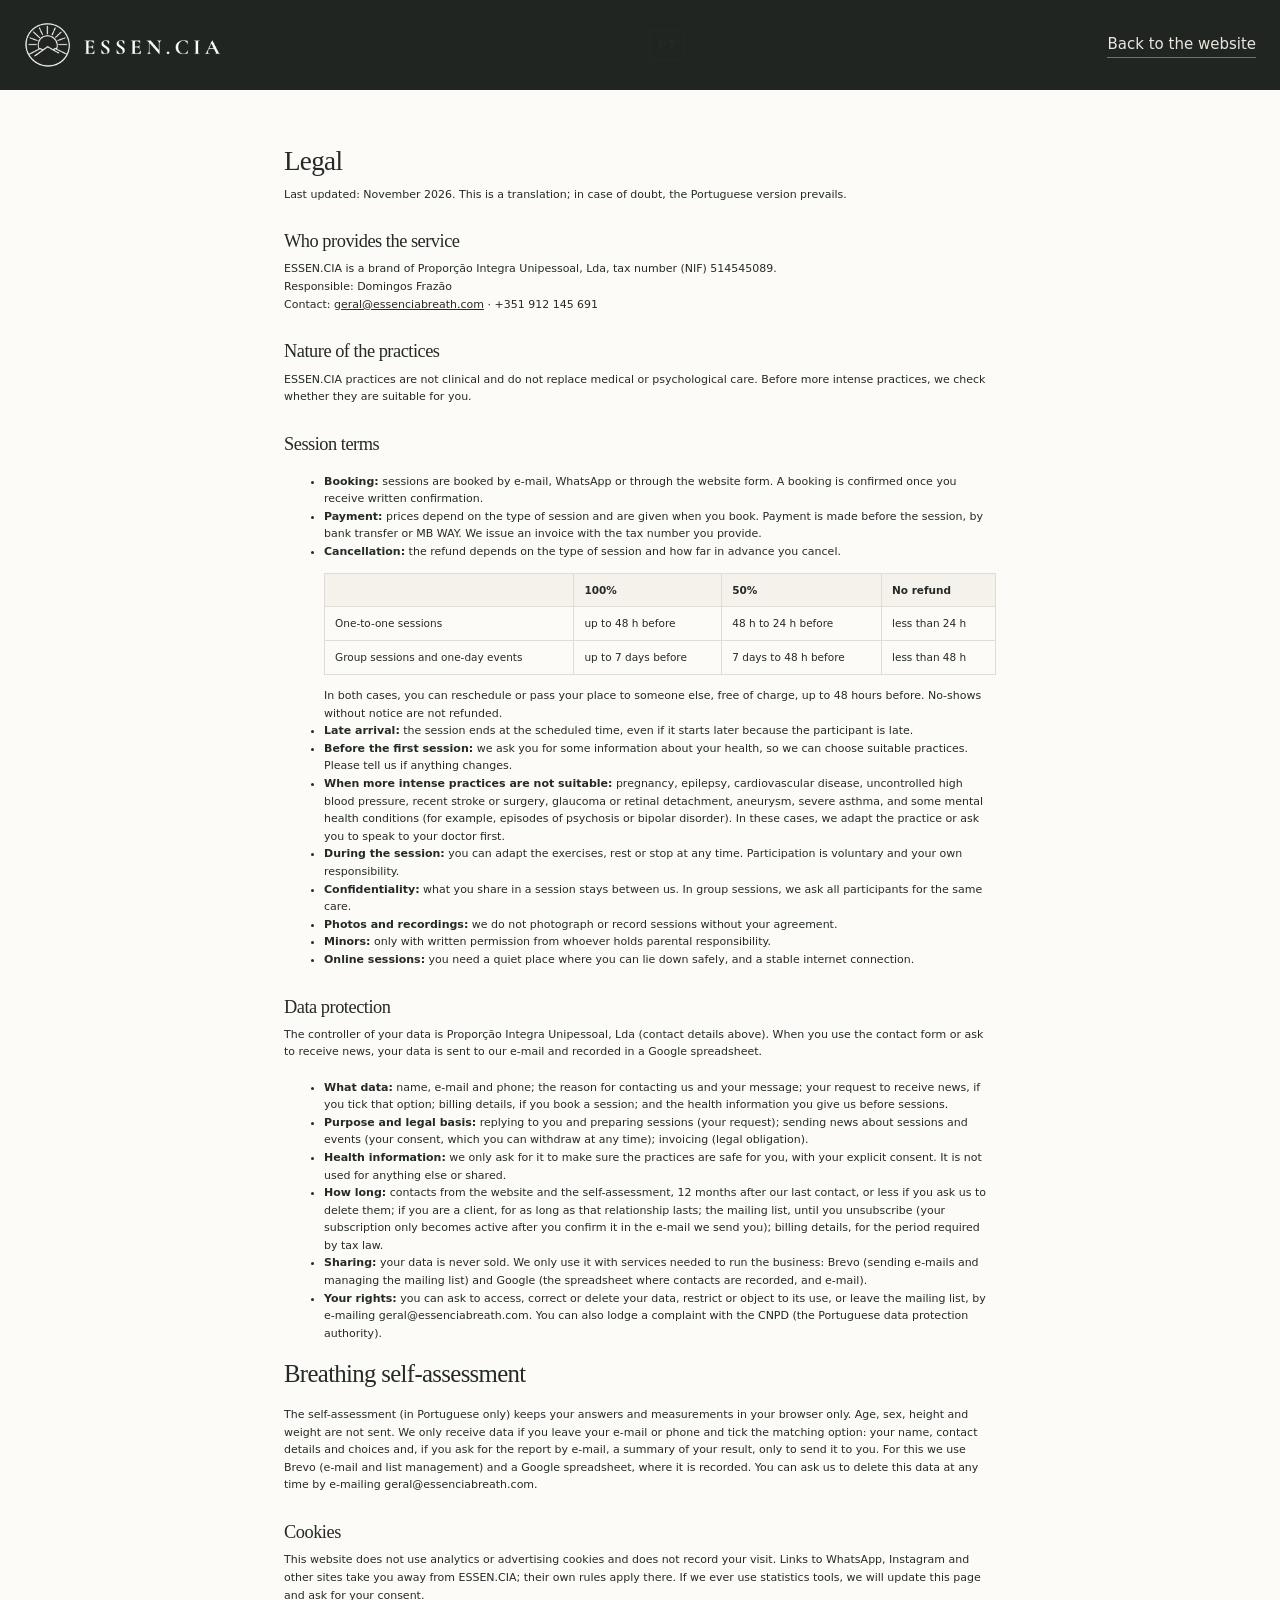
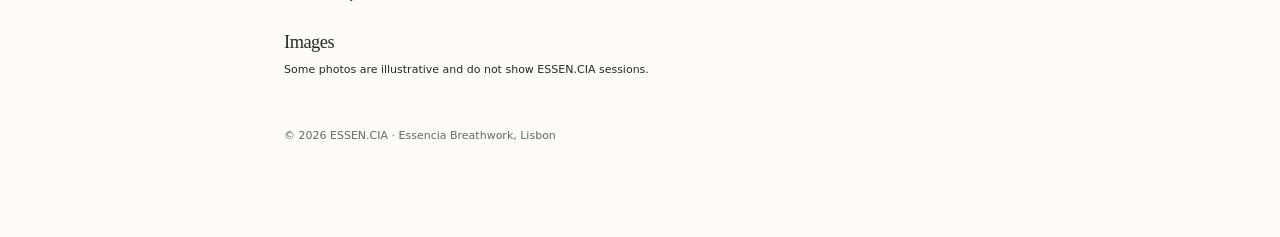
<file: en/legal/index.html>
<!DOCTYPE html>
<html lang="en">
<head>
<meta charset="utf-8">
<meta name="viewport" content="width=device-width,initial-scale=1">
<title>Legal information · ESSEN.CIA</title><link rel="icon" href="/favicon.ico"/><link rel="apple-touch-icon" href="/assets/img/favicon.png"/>
<meta name="robots" content="noindex,follow">
<link rel="alternate" hreflang="pt-PT" href="https://essenciabreath.com/avisos-legais/"><link rel="alternate" hreflang="en" href="https://essenciabreath.com/en/legal/"><link rel="alternate" hreflang="x-default" href="https://essenciabreath.com/avisos-legais/">
<link rel="stylesheet" href="/css/site.css">
<style>
 .legal{max-width:760px;margin:0 auto;padding:56px 24px 80px}
 .legal h1{font-family:var(--serif);font-weight:400;font-size:1.7rem;margin:0 0 8px}
 .legal h2{font-family:var(--serif);font-weight:400;font-size:1.15rem;margin:28px 0 8px}
 .legal p,.legal li{font-size:11px;line-height:1.6;text-align:left !important}
 .legal .todo{background:#f3ead6;padding:1px 6px}
 .legal-head{background:#212521;padding:22px 24px;display:flex;justify-content:space-between;align-items:center}
 .legal-head img{height:46px;display:block}
 .legal-head a.back{color:#e8e6df;font-size:15px;text-decoration:none;border-bottom:1px solid rgba(232,230,223,.4)}
 .cancel{width:100%;border-collapse:collapse;margin:12px 0 12px;font-size:10.5px}
 .cancel th,.cancel td{border:1px solid #dfddd5;padding:8px 10px;text-align:left;vertical-align:top}
 .cancel th{background:#f5f2ec;font-weight:600}
 @media(max-width:520px){.cancel{font-size:10px}.cancel th,.cancel td{padding:6px}}
</style>
</head>
<body>
<header class="legal-head"><a href="/index.html" aria-label="ESSEN.CIA, home page"><img src="/assets/img/img-01.png" alt="ESSEN.CIA"></a><a class="lang-switch" lang="pt" hreflang="pt" href="/avisos-legais/">PT</a> <a class="back" href="/en/">Back to the website</a></header>
<main class="legal">
<h1>Legal</h1>
<p>Last updated: November 2026. This is a translation; in case of doubt, the Portuguese version prevails.</p>

<h2>Who provides the service</h2>
<p>ESSEN.CIA is a brand of Proporção Integra Unipessoal, Lda, tax number (NIF) 514545089.<br>
Responsible: Domingos Frazão<br>
Contact: <a href="mailto:geral@essenciabreath.com">geral@essenciabreath.com</a> · +351 912 145 691</p>

<h2>Nature of the practices</h2>
<p>ESSEN.CIA practices are not clinical and do not replace medical or psychological care. Before more intense practices, we check whether they are suitable for you.</p>

<h2>Session terms</h2>
<ul>
<li><b>Booking:</b> sessions are booked by e-mail, WhatsApp or through the website form. A booking is confirmed once you receive written confirmation.</li>
<li><b>Payment:</b> prices depend on the type of session and are given when you book. Payment is made before the session, by bank transfer or MB WAY. We issue an invoice with the tax number you provide.</li>
<li><b>Cancellation:</b> the refund depends on the type of session and how far in advance you cancel.<table class="cancel"><thead><tr><th></th><th>100%</th><th>50%</th><th>No refund</th></tr></thead><tbody><tr><td>One-to-one sessions</td><td>up to 48 h before</td><td>48 h to 24 h before</td><td>less than 24 h</td></tr><tr><td>Group sessions and one-day events</td><td>up to 7 days before</td><td>7 days to 48 h before</td><td>less than 48 h</td></tr></tbody></table>In both cases, you can reschedule or pass your place to someone else, free of charge, up to 48 hours before. No-shows without notice are not refunded.</li>
<li><b>Late arrival:</b> the session ends at the scheduled time, even if it starts later because the participant is late.</li>
<li><b>Before the first session:</b> we ask you for some information about your health, so we can choose suitable practices. Please tell us if anything changes.</li>
<li><b>When more intense practices are not suitable:</b> pregnancy, epilepsy, cardiovascular disease, uncontrolled high blood pressure, recent stroke or surgery, glaucoma or retinal detachment, aneurysm, severe asthma, and some mental health conditions (for example, episodes of psychosis or bipolar disorder). In these cases, we adapt the practice or ask you to speak to your doctor first.</li>
<li><b>During the session:</b> you can adapt the exercises, rest or stop at any time. Participation is voluntary and your own responsibility.</li>
<li><b>Confidentiality:</b> what you share in a session stays between us. In group sessions, we ask all participants for the same care.</li>
<li><b>Photos and recordings:</b> we do not photograph or record sessions without your agreement.</li>
<li><b>Minors:</b> only with written permission from whoever holds parental responsibility.</li>
<li><b>Online sessions:</b> you need a quiet place where you can lie down safely, and a stable internet connection.</li>
</ul>

<h2 id="privacidade">Data protection</h2>
<p>The controller of your data is Proporção Integra Unipessoal, Lda (contact details above). When you use the contact form or ask to receive news, your data is sent to our e-mail and recorded in a Google spreadsheet.</p>
<ul>
<li><b>What data:</b> name, e-mail and phone; the reason for contacting us and your message; your request to receive news, if you tick that option; billing details, if you book a session; and the health information you give us before sessions.</li>
<li><b>Purpose and legal basis:</b> replying to you and preparing sessions (your request); sending news about sessions and events (your consent, which you can withdraw at any time); invoicing (legal obligation).</li>
<li><b>Health information:</b> we only ask for it to make sure the practices are safe for you, with your explicit consent. It is not used for anything else or shared.</li>
<li><b>How long:</b> contacts from the website and the self-assessment, 12 months after our last contact, or less if you ask us to delete them; if you are a client, for as long as that relationship lasts; the mailing list, until you unsubscribe (your subscription only becomes active after you confirm it in the e-mail we send you); billing details, for the period required by tax law.</li>
<li><b>Sharing:</b> your data is never sold. We only use it with services needed to run the business: Brevo (sending e-mails and managing the mailing list) and Google (the spreadsheet where contacts are recorded, and e-mail).</li>
<li><b>Your rights:</b> you can ask to access, correct or delete your data, restrict or object to its use, or leave the mailing list, by e-mailing geral@essenciabreath.com. You can also lodge a complaint with the CNPD (the Portuguese data protection authority).</li>
</ul>

<h3>Breathing self-assessment</h3><p>The self-assessment (in Portuguese only) keeps your answers and measurements in your browser only. Age, sex, height and weight are not sent. We only receive data if you leave your e-mail or phone and tick the matching option: your name, contact details and choices and, if you ask for the report by e-mail, a summary of your result, only to send it to you. For this we use Brevo (e-mail and list management) and a Google spreadsheet, where it is recorded. You can ask us to delete this data at any time by e-mailing geral@essenciabreath.com.</p>
<h2>Cookies</h2>
<p>This website does not use analytics or advertising cookies and does not record your visit. Links to WhatsApp, Instagram and other sites take you away from ESSEN.CIA; their own rules apply there. If we ever use statistics tools, we will update this page and ask for your consent.</p>

<h2>Images</h2>
<p>Some photos are illustrative and do not show ESSEN.CIA sessions.</p>

<!-- Livro de Reclamações: escondido até a inscrição estar feita. Para mostrar, tirar o atributo hidden. -->
<div hidden>
<h2>Complaints Book</h2>
<p>You can file a complaint in the <a href="https://www.livroreclamacoes.pt/" target="_blank" rel="noopener noreferrer">Electronic Complaints Book ↗</a>.</p>
</div>

<p style="margin-top:48px;color:#626b64">© 2026 ESSEN.CIA · Essencia Breathwork, Lisbon</p>
</main>
</body>
</html>
</file>
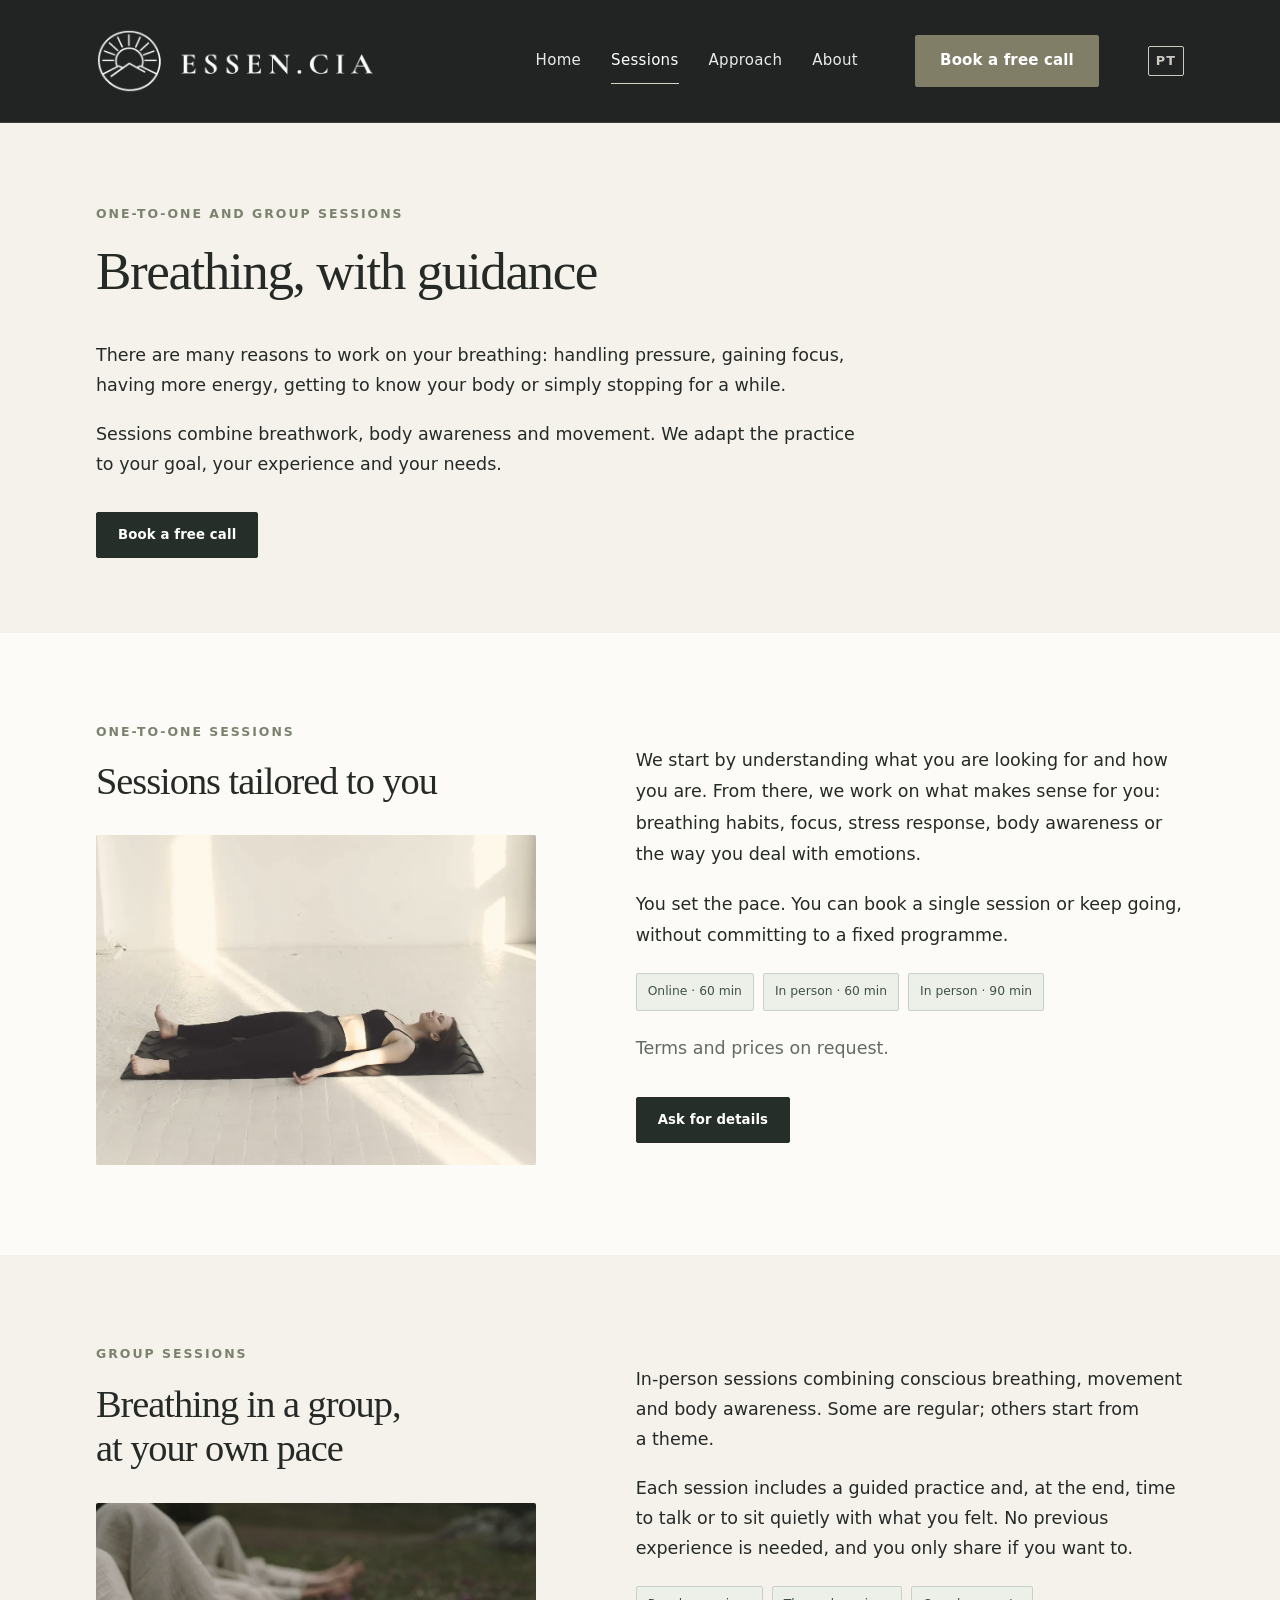
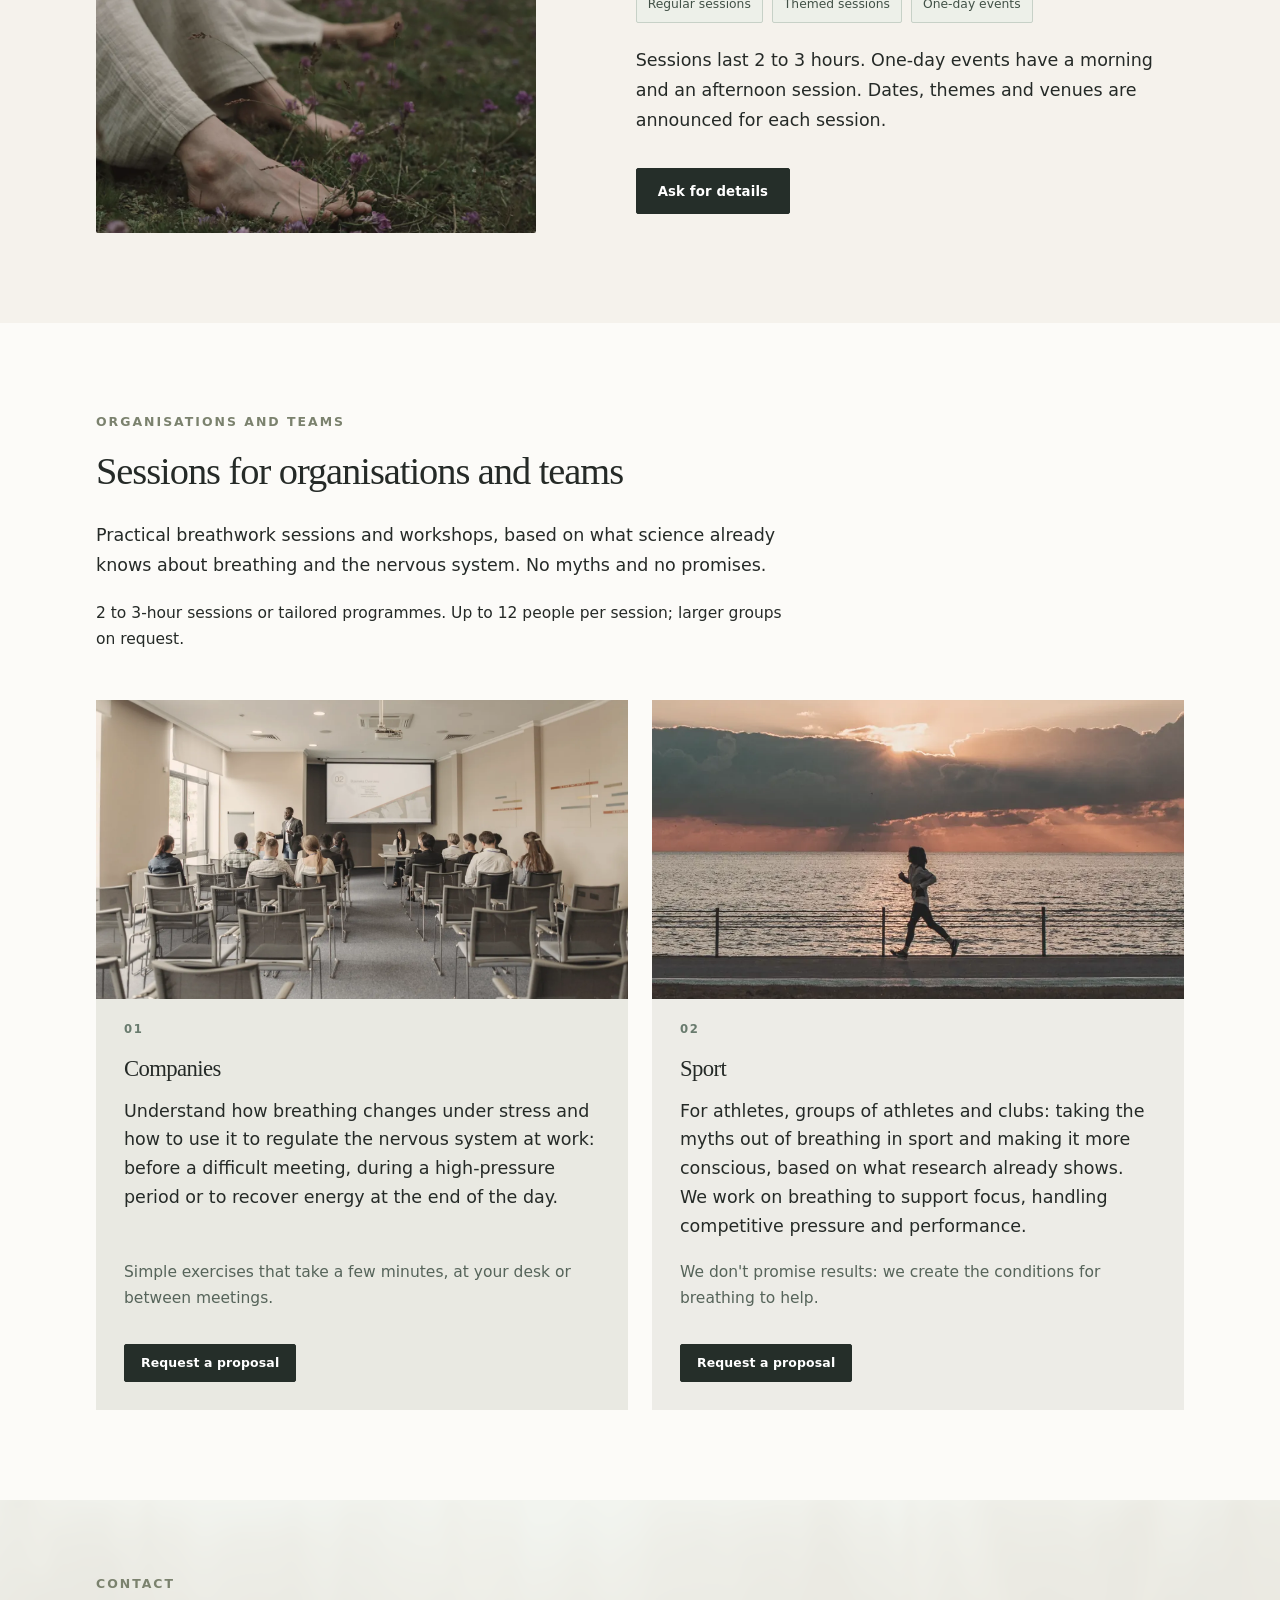
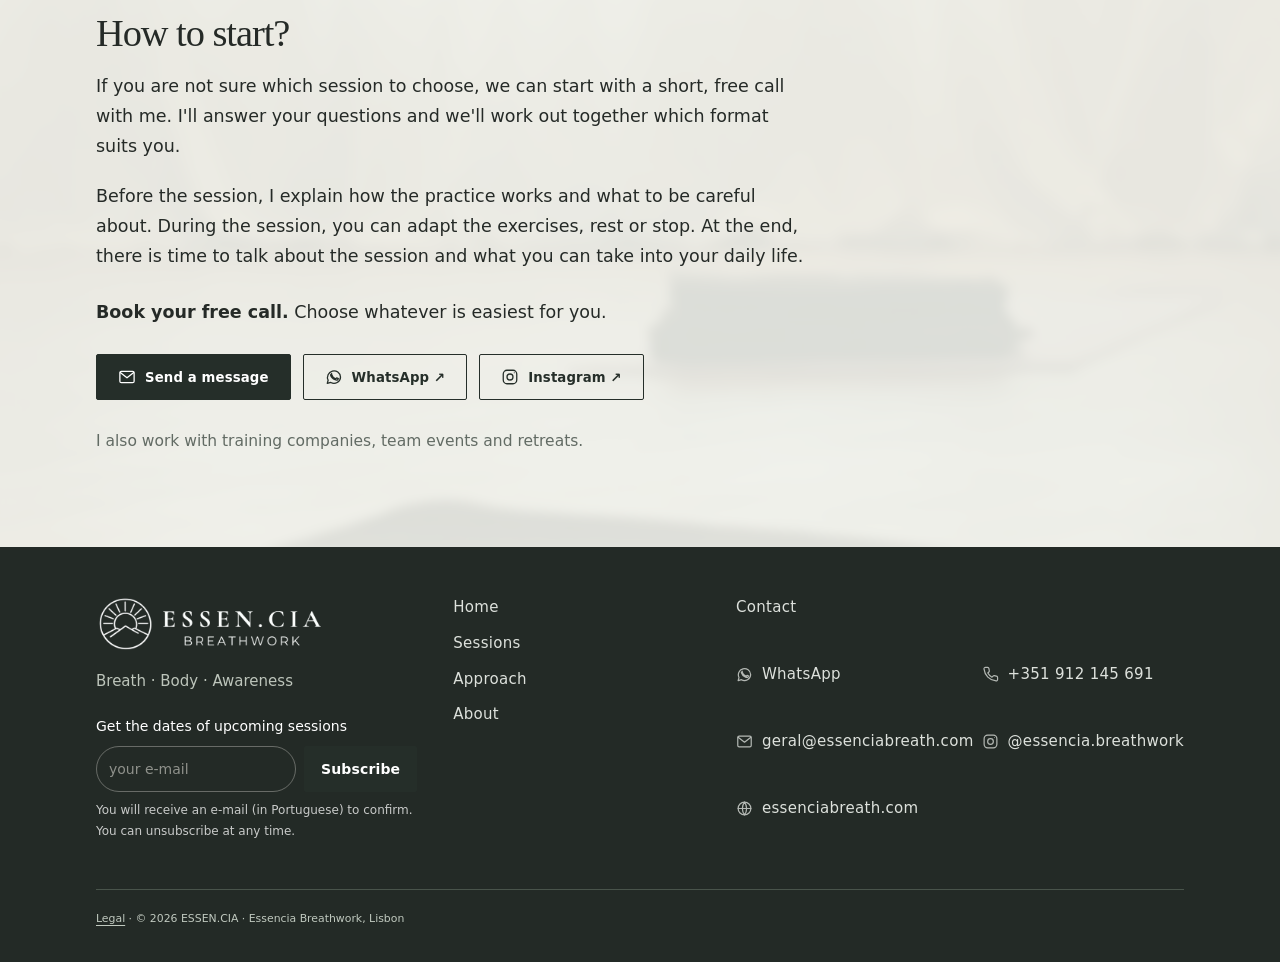
<file: en/sessions/index.html>
<!DOCTYPE html>
<html lang="en"><head><meta charset="utf-8"/><meta content="width=device-width, initial-scale=1" name="viewport"/><meta content="light" name="color-scheme"/><title>Breathwork sessions in Lisbon · one-to-one, groups and companies · ESSEN.CIA</title><link rel="icon" href="/favicon.ico"/><link rel="apple-touch-icon" href="/assets/img/favicon.png"/><meta content="One-to-one sessions online and in person, group sessions and workshops for companies and sport. Conscious breathing, movement and body awareness, in Lisbon." name="description"/>
<link rel="canonical" href="https://essenciabreath.com/en/sessions/">
<meta property="og:type" content="website"><meta property="og:locale" content="en_GB"><meta property="og:site_name" content="ESSEN.CIA Breathwork">
<meta property="og:title" content="Breathwork sessions in Lisbon · one-to-one, groups and companies · ESSEN.CIA"><meta property="og:description" content="One-to-one sessions online and in person, group sessions and workshops for companies and sport. Conscious breathing, movement and body awareness, in Lisbon."><meta property="og:url" content="https://essenciabreath.com/en/sessions/">
<meta property="og:image" content="https://essenciabreath.com/assets/img/hero-poster.jpg"><meta name="twitter:card" content="summary_large_image">
<link rel="alternate" hreflang="pt-PT" href="https://essenciabreath.com/sessoes/"><link rel="alternate" hreflang="en" href="https://essenciabreath.com/en/sessions/"><link rel="alternate" hreflang="x-default" href="https://essenciabreath.com/sessoes/">
<link rel="stylesheet" href="/css/site.css">
</head><body data-page="sessoes"><a class="skip" href="/en/">Skip to content</a><header class="site-head">
<a aria-label="ESSEN.CIA, home page" class="logo" href="/en/"><img alt="ESSEN.CIA" class="brand-logo" data-v07-img="1" src="/assets/img/img-01.png"/></a>
<nav aria-label="Main menu" class="nav" id="nav"><a data-nav="inicio" data-v07-text="1" href="/en/">Home</a><a data-nav="sessoes" data-v07-text="2" href="/en/sessions/">Sessions</a><a data-nav="essencia" data-v07-text="3" href="/en/approach/">Approach</a><a data-nav="sobre" data-v07-text="4" href="/en/about/">About</a><a class="btn mobile-only" data-v07-text="5" href="#contacto">Book a free call</a><a class="lang-switch" lang="pt" hreflang="pt" href="/sessoes/">PT</a></nav>
<a class="btn head-cta" data-v07-text="6" href="#contacto">Book a free call</a><a class="lang-switch lang-desk" lang="pt" hreflang="pt" href="/sessoes/">PT</a><button aria-controls="nav" aria-expanded="false" aria-label="Open menu" class="menu-toggle" id="menu-toggle" type="button">☰</button></header>
<main class="active" data-page="sessoes" id="sessoes">
<section class="page-hero"><div class="shell"><div class="eyebrow" data-v07-text="42">One-to-one and group sessions</div><h1 data-v07-text="43">Breathing, with guidance</h1><p data-v07-text="44">There are many reasons to work on your breathing: handling pressure, gaining focus, having more energy, getting to know your body or simply stopping for a while.</p><p data-v07-text="45">Sessions combine breathwork, body awareness and movement. We adapt the practice to your goal, your experience and your needs.</p><a class="btn" data-v07-text="46" href="#contacto">Book a free call</a></div></section>
<section class="section"><div class="shell details"><div><div class="eyebrow" data-v07-text="47">One-to-one sessions</div><h2 data-v07-text="48">Sessions tailored to you</h2><figure class="image-frame session-side"><img alt="Person lying on a mat in a bright room during a one-to-one session" data-v07-img="6" decoding="async" loading="lazy" src="/assets/img/img-06.webp"/></figure></div><div class="wide-prose"><p data-v07-text="49">We start by understanding what you are looking for and how you are. From there, we work on what makes sense for you: breathing habits, focus, stress response, body awareness or the way you deal with emotions.</p><p data-v07-text="50">You set the pace. You can book a single session or keep going, without committing to a fixed programme.</p><div aria-label="Available formats" class="format-chips"><span data-v07-text="51">Online · 60 min</span><span data-v07-text="52">In person · 60 min</span><span data-v07-text="53">In person · 90 min</span></div><p class="prices-by-request" data-v07-text="54">Terms and prices on request.</p><a class="btn mid-cta" data-v07-text="56" href="#contacto">Ask for details</a></div></div></section>
<section class="section soft"><div class="shell details"><div><div class="eyebrow" data-v07-text="57">Group sessions</div><h2 data-v07-text="58">Breathing in a group, at your own pace</h2><figure class="image-frame session-side"><img alt="Group lying on the grass during a breathing practice" data-v07-img="7" decoding="async" loading="lazy" src="/assets/img/img-07.webp"/></figure></div><div><p data-v07-text="59">In-person sessions combining conscious breathing, movement and body awareness. Some are regular; others start from a theme.</p><p data-v07-text="61">Each session includes a guided practice and, at the end, time to talk or to sit quietly with what you felt. No previous experience is needed, and you only share if you want to.</p><div aria-label="Group formats" class="format-chips"><span data-v07-text="62">Regular sessions</span><span data-v07-text="63">Themed sessions</span><span data-v07-text="64">One-day events</span></div><p data-v07-text="66">Sessions last 2 to 3 hours. One-day events have a morning and an afternoon session. Dates, themes and venues are announced for each session.</p><a class="btn mid-cta" data-v07-text="68" href="#contacto">Ask for details</a></div></div></section>
<section class="section"><div class="shell"><div class="eyebrow" data-v07-text="69">Organisations and teams</div><h2 data-v07-text="70">Sessions for organisations and teams</h2><div class="org-layout"><div><p data-v07-text="71">Practical breathwork sessions and workshops, based on what science already knows about breathing and the nervous system. No myths and no promises.</p><p class="card-small" data-v07-text="72">2 to 3-hour sessions or tailored programmes. Up to 12 people per session; larger groups on request.</p></div><div aria-label="Sessions for companies and sport" class="formats-grid">
<article class="format-card"><figure class="card-photo"><img alt="Training room with a group of people" loading="lazy" decoding="async" src="/assets/img/empresas.webp"/></figure><span class="card-label">01</span><h3 data-v07-text="75">Companies</h3><p data-v07-text="76">Understand how breathing changes under stress and how to use it to regulate the nervous system at work: before a difficult meeting, during a high-pressure period or to recover energy at the end of the day.</p><p class="card-small" data-v07-text="77">Simple exercises that take a few minutes, at your desk or between meetings.</p><a class="btn btn-card" href="#contacto">Request a proposal</a></article>
<article class="format-card"><figure class="card-photo"><img alt="Person running by the sea at sunset" loading="lazy" decoding="async" src="/assets/img/desporto.webp"/></figure><span class="card-label">02</span><h3 data-v07-text="78">Sport</h3><p data-v07-text="79">For athletes, groups of athletes and clubs: taking the myths out of breathing in sport and making it more conscious, based on what research already shows. We work on breathing to support focus, handling competitive pressure and performance.</p><p class="card-small" data-v07-text="80">We don't promise results: we create the conditions for breathing to help.</p><a class="btn btn-card" href="#contacto">Request a proposal</a></article>
</div></div></div></section>

</main>
<section class="contact" id="contacto"><div class="shell contact-cta"><div class="eyebrow" data-v07-text="145">Contact</div><h2 data-v07-text="146">How to start?</h2>
<p data-v07-text="147">If you are not sure which session to choose, we can start with a short, free call with me. I'll answer your questions and we'll work out together which format suits you.</p><p data-v07-text="148">Before the session, I explain how the practice works and what to be careful about. During the session, you can adapt the exercises, rest or stop. At the end, there is time to talk about the session and what you can take into your daily life.</p><p class="contact-call"><strong>Book your free call.</strong> Choose whatever is easiest for you.</p><div class="contact-actions"><button aria-controls="contact-form-panel" aria-expanded="false" class="btn" data-v07-text="149" id="open-contact-form" type="button"><svg aria-hidden="true" class="contact-icon" fill="none" height="18" stroke="currentColor" stroke-linecap="round" stroke-linejoin="round" stroke-width="1.7" viewbox="0 0 24 24" width="18"><rect height="15" rx="2" width="19" x="2.5" y="4.5"></rect><path d="m3 6 9 7 9-7"></path></svg> Send a message</button><a class="btn outline" data-v07-text="150" href="https://wa.me/351912145691?text=Hello%2C%20I%27d%20like%20to%20know%20more%20about%20ESSEN.CIA." rel="noopener noreferrer" target="_blank"><svg aria-hidden="true" class="contact-icon" fill="none" height="18" stroke="currentColor" stroke-linecap="round" stroke-linejoin="round" stroke-width="1.7" viewbox="0 0 24 24" width="18"><path d="M20.7 11.9a8.7 8.7 0 0 1-13 7.4L3 20.6l1.2-4.3a8.7 8.7 0 1 1 16.5-4.4Z"></path><path d="M8.8 8.7c.7 2.8 2.2 4.5 5.6 5.8l1.2-1.4 2.2 1.1c-.5 2-2.2 2.4-4.3 1.5-3-1.3-5.2-3.5-6-6.4l1.3-1.9Z"></path></svg> WhatsApp ↗</a><a class="btn outline" data-v07-text="151" href="https://www.instagram.com/essencia.breathwork/" rel="noopener noreferrer" target="_blank"><svg aria-hidden="true" class="contact-icon" fill="none" height="18" stroke="currentColor" stroke-linecap="round" stroke-linejoin="round" stroke-width="1.7" viewbox="0 0 24 24" width="18"><rect height="18" rx="5" width="18" x="3" y="3"></rect><circle cx="12" cy="12" r="4"></circle><circle cx="17.7" cy="6.4" fill="currentColor" r=".7" stroke="none"></circle></svg> Instagram ↗</a></div><div class="contact-form-panel" hidden="" id="contact-form-panel"><h3 data-v07-text="152">Send a message</h3><p class="form-explainer" data-v07-text="153">Fill in the fields and press Send. Your message reaches me by e-mail and I'll reply as soon as I can.</p><form id="contact-form" novalidate=""><div aria-hidden="true" style="position:absolute;left:-9999px;width:1px;height:1px;overflow:hidden"><label>Leave empty <input name="site" tabindex="-1" autocomplete="off"/></label></div><div class="form-grid"><label>Name <span aria-hidden="true">*</span><input autocomplete="name" maxlength="100" name="nome" placeholder="Your name" required="" type="text"/></label><label>E-mail <span aria-hidden="true">*</span><input autocomplete="email" maxlength="160" name="email" placeholder="name@example.com" required="" type="email"/></label></div><label>Reason for contacting <span aria-hidden="true">*</span><select name="motivo" required=""><option value="">Choose an option</option><option>One-to-one session</option><option>Group sessions</option><option>Organisations and teams</option><option>Collaboration</option><option>Something else</option></select></label><label>Message <span class="field-optional">(optional)</span><textarea maxlength="1800" name="mensagem" placeholder="Tell me a little about what you are looking for…" rows="4"></textarea></label><label class="check-line"><input name="lista" type="checkbox" value="sim"/> <span>I'd like to receive news about upcoming sessions and events. I'll get an e-mail (in Portuguese) to confirm, and I can unsubscribe at any time.</span></label><button class="btn" data-v07-text="154" type="submit">Send a message</button><p class="contact-hint" id="contact-status" role="status" aria-live="polite">We keep your message for 12 months, only to reply to you. More in <a href="/en/legal/#privacidade">data protection</a>.</p></form></div>
<p class="contact-collab">I also work with training companies, team events and retreats.</p></div></section>
<footer class="footer"><div class="shell"><div class="footer-top"><div><a aria-label="ESSEN.CIA, home" class="logo" href="/en/"><img alt="ESSEN.CIA Breathwork" class="brand-logo" src="/assets/img/logo-breathwork-branco.png"/></a><p class="muted" data-v07-text="164" style="margin-top:17px">Breath · Body · Awareness</p><form class="footer-news" id="news-form" novalidate=""><label for="news-email">Get the dates of upcoming sessions</label><div class="footer-news-row"><input id="news-email" name="email" type="email" autocomplete="email" required="" placeholder="your e-mail" maxlength="160"/><input name="site" tabindex="-1" autocomplete="off" aria-hidden="true" style="position:absolute;left:-9999px;width:1px;height:1px"/><button class="btn" type="submit">Subscribe</button></div><p class="footer-news-note" id="news-status" role="status" aria-live="polite">You will receive an e-mail (in Portuguese) to confirm. You can unsubscribe at any time.</p></form></div><nav aria-label="Footer" class="footer-nav"><a data-v07-text="165" href="/en/">Home</a><a data-v07-text="166" href="/en/sessions/">Sessions</a><a data-v07-text="167" href="/en/approach/">Approach</a><a data-v07-text="168" href="/en/about/">About</a></nav><div class="footer-nav footer-contact-links"><a data-v07-text="169" href="#contacto">Contact</a><a data-v07-text="170" href="https://wa.me/351912145691" rel="noopener noreferrer" target="_blank"><svg aria-hidden="true" class="contact-icon" fill="none" height="18" stroke="currentColor" stroke-linecap="round" stroke-linejoin="round" stroke-width="1.7" viewbox="0 0 24 24" width="18"><path d="M20.7 11.9a8.7 8.7 0 0 1-13 7.4L3 20.6l1.2-4.3a8.7 8.7 0 1 1 16.5-4.4Z"></path><path d="M8.8 8.7c.7 2.8 2.2 4.5 5.6 5.8l1.2-1.4 2.2 1.1c-.5 2-2.2 2.4-4.3 1.5-3-1.3-5.2-3.5-6-6.4l1.3-1.9Z"></path></svg> WhatsApp</a><a data-v07-text="171" href="tel:+351912145691"><svg aria-hidden="true" class="contact-icon" fill="none" height="18" stroke="currentColor" stroke-linecap="round" stroke-linejoin="round" stroke-width="1.7" viewbox="0 0 24 24" width="18"><path d="M22 16.1v3a2 2 0 0 1-2.2 2c-9.2-1-16-7.8-17-17A2 2 0 0 1 4.8 2h3a2 2 0 0 1 2 1.7l.5 3a2 2 0 0 1-.6 1.7L8.2 9.9a16 16 0 0 0 5.9 5.9l1.5-1.5a2 2 0 0 1 1.7-.6l3 .5a2 2 0 0 1 1.7 1.9Z"></path></svg> +351 912 145 691</a><a data-v07-text="172" href="mailto:geral@essenciabreath.com"><svg aria-hidden="true" class="contact-icon" fill="none" height="18" stroke="currentColor" stroke-linecap="round" stroke-linejoin="round" stroke-width="1.7" viewbox="0 0 24 24" width="18"><rect height="15" rx="2" width="19" x="2.5" y="4.5"></rect><path d="m3 6 9 7 9-7"></path></svg> <span class="lbl" data-short="E-mail">geral@essenciabreath.com</span></a><a data-v07-text="173" href="https://www.instagram.com/essencia.breathwork/" rel="noopener noreferrer" target="_blank"><svg aria-hidden="true" class="contact-icon" fill="none" height="18" stroke="currentColor" stroke-linecap="round" stroke-linejoin="round" stroke-width="1.7" viewbox="0 0 24 24" width="18"><rect height="18" rx="5" width="18" x="3" y="3"></rect><circle cx="12" cy="12" r="4"></circle><circle cx="17.7" cy="6.4" fill="currentColor" r=".7" stroke="none"></circle></svg> <span class="lbl" data-short="Instagram">@essencia.breathwork</span></a><a data-v07-text="174" href="https://www.essenciabreath.com/" rel="noopener noreferrer" target="_blank"><svg aria-hidden="true" class="contact-icon" fill="none" height="18" stroke="currentColor" stroke-linecap="round" stroke-linejoin="round" stroke-width="1.7" viewbox="0 0 24 24" width="18"><circle cx="12" cy="12" r="9"></circle><path d="M3 12h18M12 3a15 15 0 0 1 0 18M12 3a15 15 0 0 0 0 18"></path></svg> <span class="lbl" data-short="Site">essenciabreath.com</span></a></div></div><div class="footer-small"><p class="legal-links"><a href="/en/legal/">Legal</a><!-- · <a href="https://www.livroreclamacoes.pt/" target="_blank" rel="noopener noreferrer">Complaints Book</a> (escondido até a inscrição estar feita) --> · © 2026 ESSEN.CIA · Essencia Breathwork, Lisbon</p></div></div></footer><script src="/js/site.js"></script></body></html>
</file>
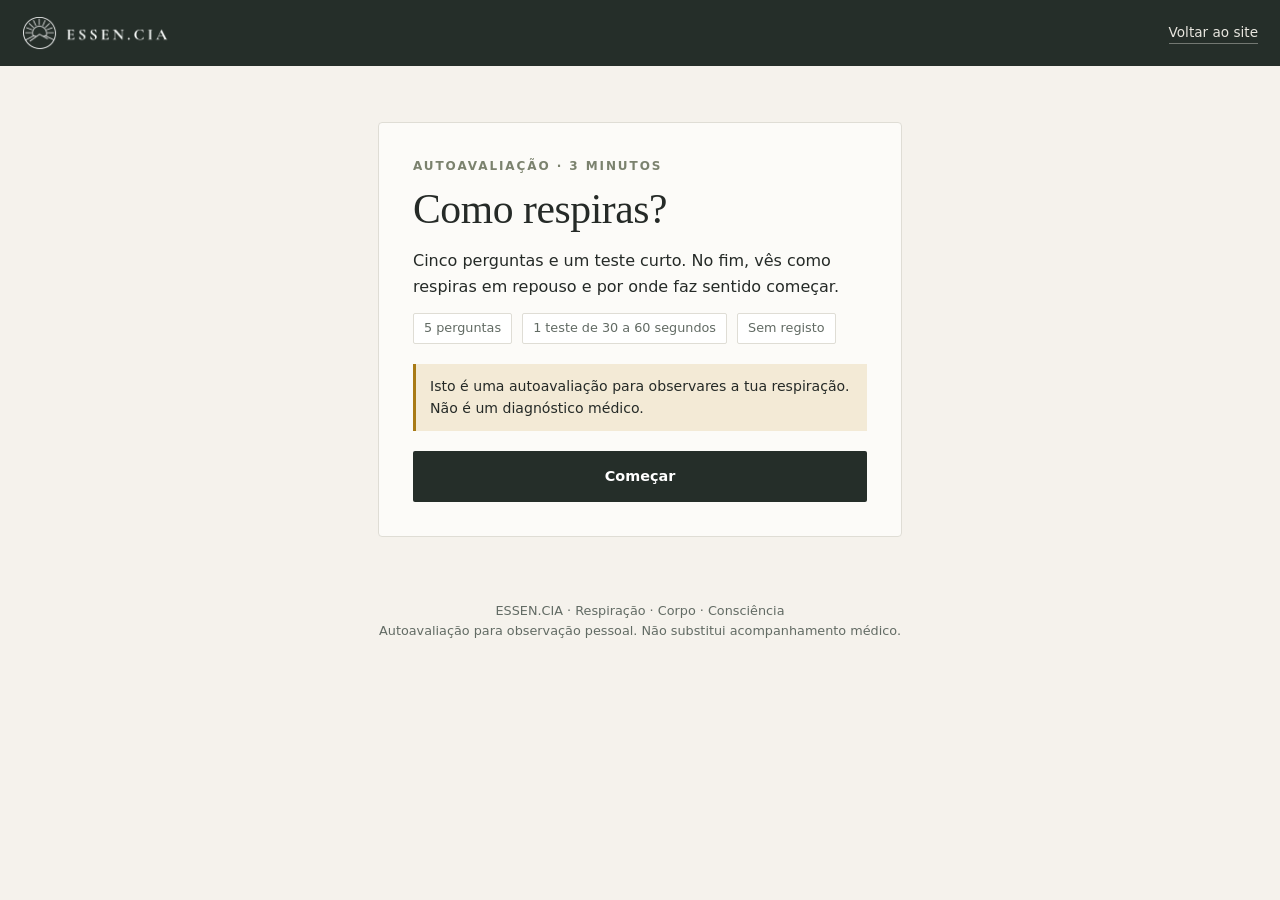
<file: versoes-anteriores/diagnostico-v1.html>
<!doctype html>
<html lang="pt-PT">
<head>
<meta charset="utf-8">
<meta name="robots" content="noindex,nofollow">
<meta name="viewport" content="width=device-width,initial-scale=1">
<title>Como respiras? Autoavaliação de respiração · ESSEN.CIA</title><link rel="icon" href="../favicon.ico"/><link rel="apple-touch-icon" href="../assets/img/favicon.png"/>
<meta name="description" content="Cinco perguntas e um teste curto para perceberes como respiras e por onde começar. Demora cerca de 3 minutos.">
<style>
  :root{
    --ink:#252a27; --muted:#626b64; --cream:#f5f2ec; --paper:#fcfbf8; --line:#dfddd5;
    --deep:#252e29; --sage:#7b826e; --sage-soft:#e9ebe3; --amber:#a87a16; --amber-soft:#f3ead6;
    --rust:#9a4b3c; --rust-soft:#f3e2dc;
    --serif:Georgia,'Times New Roman',serif; --sans:system-ui,-apple-system,'Segoe UI',Arial,sans-serif;
  }
  *{box-sizing:border-box}
  html,body{margin:0}
  body{background:var(--cream);color:var(--ink);font-family:var(--sans);font-size:16px;line-height:1.6}
  a{color:inherit}
  .head{background:var(--deep);padding:16px 22px;display:flex;align-items:center;justify-content:space-between;gap:16px}
  .head img{height:34px;display:block}
  .head a.back{color:#e8e6df;font-size:.85rem;text-decoration:none;border-bottom:1px solid rgba(232,230,223,.4)}
  main{max-width:560px;margin:0 auto;padding:36px 18px 64px}
  .eyebrow{font-size:.75rem;letter-spacing:.16em;text-transform:uppercase;color:var(--sage);font-weight:600;margin:0 0 10px}
  h1,h2,h3{font-family:var(--serif);font-weight:400;letter-spacing:-.01em;margin:0}
  h1{font-size:clamp(2rem,6vw,2.6rem);line-height:1.15;margin-bottom:14px}
  h2{font-size:1.45rem;line-height:1.3;margin-bottom:18px}
  h3{font-size:1.5rem;line-height:1.25}
  p{margin:0 0 14px}
  .muted{color:var(--muted)}
  .progress{display:flex;gap:5px;margin:0 0 16px;min-height:4px}
  .progress span{flex:1;height:4px;border-radius:2px;background:var(--line)}
  .progress span.done{background:var(--sage)}
  .card{background:var(--paper);border:1px solid var(--line);border-radius:4px;padding:clamp(22px,5vw,34px)}
  [data-step]{display:none}
  [data-step].active{display:block}
  .meta{display:flex;gap:10px;flex-wrap:wrap;margin:6px 0 20px}
  .meta span{font-size:.8rem;border:1px solid var(--line);border-radius:2px;padding:4px 10px;color:var(--muted);background:#fff}
  .qnum{font-size:.78rem;letter-spacing:.08em;text-transform:uppercase;color:var(--sage);font-weight:600;display:block;margin-bottom:8px}
  .options{list-style:none;margin:0 0 22px;padding:0;display:flex;flex-direction:column;gap:8px}
  .opt{border:1px solid var(--line);background:#fff;border-radius:3px;padding:14px 16px;cursor:pointer;transition:border-color .15s,background .15s}
  .opt:hover{border-color:var(--sage)}
  .opt.selected{border-color:var(--deep);background:var(--sage-soft);font-weight:600}
  .opt:focus-visible,button:focus-visible,.btn:focus-visible{outline:2px solid var(--deep);outline-offset:2px}
  button,.btn{font:inherit;font-size:.9rem;font-weight:600;border:0;border-radius:2px;padding:14px 20px;cursor:pointer;width:100%;display:block;text-align:center;text-decoration:none}
  button:disabled{opacity:.4;cursor:not-allowed}
  .primary{background:var(--deep);color:#fff}
  .secondary{background:transparent;color:var(--ink);border:1px solid var(--ink)}
  .link{background:none;color:var(--muted);text-decoration:underline;padding:8px;width:auto;margin:6px auto 0}
  .note{border-left:3px solid var(--amber);background:var(--amber-soft);padding:11px 14px;font-size:.88rem;margin:0 0 20px}
  .note.warn{border-left-color:var(--rust);background:var(--rust-soft)}
  ol.steps{margin:0 0 18px;padding-left:20px}
  ol.steps li{margin-bottom:6px}
  .ring-wrap{display:flex;flex-direction:column;align-items:center;gap:18px;padding:6px 0 10px}
  .ring{width:190px;height:190px;border-radius:50%;border:6px solid var(--line);display:flex;flex-direction:column;align-items:center;justify-content:center;position:relative}
  .ring::after{content:"";position:absolute;inset:-6px;border-radius:50%;border:6px solid var(--sage);opacity:.35}
  @media (prefers-reduced-motion:no-preference){.ring::after{animation:breathe 2.6s ease-in-out infinite}}
  @keyframes breathe{0%,100%{opacity:.25}50%{opacity:.7}}
  .ring .num{font-family:var(--serif);font-size:2.6rem;font-variant-numeric:tabular-nums}
  .ring .unit{font-size:.75rem;letter-spacing:.1em;text-transform:uppercase;color:var(--muted)}
  .result-title{display:flex;align-items:center;gap:10px;margin-bottom:12px}
  .dot{width:11px;height:11px;border-radius:50%;flex:none}
  .t-baixa{background:var(--rust)} .t-moderada{background:var(--amber)} .t-boa{background:var(--sage)}
  .priority{background:#fff;border:1px solid var(--line);padding:12px 14px;font-size:.92rem;margin:0 0 20px}
  .scale{margin:0 0 22px}
  .track{position:relative;height:8px;border-radius:4px;background:linear-gradient(90deg,var(--rust),var(--amber),var(--sage))}
  .marker{position:absolute;top:-5px;width:4px;height:18px;background:var(--ink);transform:translateX(-50%);transition:left .5s}
  .scale-labels{display:flex;justify-content:space-between;font-size:.72rem;letter-spacing:.08em;text-transform:uppercase;color:var(--muted);margin-top:6px}
  .snap{display:grid;grid-template-columns:repeat(3,1fr);border:1px solid var(--line);background:#fff;margin:0 0 20px}
  .snap div{padding:12px 6px;text-align:center;border-left:1px solid var(--line)}
  .snap div:first-child{border-left:0}
  .snap small{display:block;font-size:.66rem;letter-spacing:.08em;text-transform:uppercase;color:var(--muted)}
  .snap b{font-family:var(--serif);font-weight:400;font-size:1.35rem}
  details{border:1px solid var(--line);background:#fff;margin-bottom:8px}
  summary{cursor:pointer;padding:12px 14px;display:flex;gap:10px;align-items:center;font-weight:600;list-style:none}
  summary::-webkit-details-marker{display:none}
  summary .name{flex:1}
  .tag{font-size:.72rem;padding:2px 9px;border-radius:10px;font-weight:600}
  .tag.t-baixa{background:var(--rust-soft);color:var(--rust)} .tag.t-moderada{background:var(--amber-soft);color:var(--amber)} .tag.t-boa{background:var(--sage-soft);color:#4e5546}
  details p{padding:0 14px 14px;margin:0;font-size:.92rem;color:var(--muted)}
  .next{border-top:1px solid var(--line);margin-top:24px;padding-top:22px}
  .next .actions{display:flex;flex-direction:column;gap:10px}
  footer{max-width:560px;margin:0 auto;padding:0 18px 40px;font-size:.8rem;color:var(--muted);text-align:center}
</style>
</head>
<body>
<header class="head">
  <a href="../index.html" aria-label="ESSEN.CIA, página inicial"><img src="../assets/img/img-01.png" alt="ESSEN.CIA"></a>
  <a class="back" href="../index.html">Voltar ao site</a>
</header>

<main>
  <div class="progress" id="progress" aria-hidden="true"></div>
  <div class="card">

    <section data-step="intro" class="active">
      <p class="eyebrow">Autoavaliação · 3 minutos</p>
      <h1>Como respiras?</h1>
      <p>Cinco perguntas e um teste curto. No fim, vês como respiras em repouso e por onde faz sentido começar.</p>
      <div class="meta"><span>5 perguntas</span><span>1 teste de 30 a 60 segundos</span><span>Sem registo</span></div>
      <p class="note">Isto é uma autoavaliação para observares a tua respiração. Não é um diagnóstico médico.</p>
      <button class="primary" id="start">Começar</button>
    </section>

    <section data-step="q1">
      <span class="qnum">Pergunta 1 de 6</span>
      <h2>Em repouso, por onde respiras a maior parte do tempo?</h2>
      <ul class="options" data-q="q1">
        <li class="opt" tabindex="0" data-value="3">Pelo nariz, quase sempre</li>
        <li class="opt" tabindex="0" data-value="2">Sobretudo pelo nariz</li>
        <li class="opt" tabindex="0" data-value="1">Pelo nariz e pela boca</li>
        <li class="opt" tabindex="0" data-value="0">Sobretudo pela boca</li>
      </ul>
      <button class="primary" data-next disabled>Continuar</button>
    </section>

    <section data-step="q2">
      <span class="qnum">Pergunta 2 de 6</span>
      <h2>Quando respiras sem pensar nisso, onde sentes o movimento?</h2>
      <ul class="options" data-q="q2">
        <li class="opt" tabindex="0" data-value="0">Sobretudo no peito e nos ombros</li>
        <li class="opt" tabindex="0" data-value="1">Não sei dizer</li>
        <li class="opt" tabindex="0" data-value="3">Sobretudo na barriga e nas costelas</li>
      </ul>
      <button class="primary" data-next disabled>Continuar</button>
    </section>

    <section data-step="q3">
      <span class="qnum">Pergunta 3 de 6</span>
      <h2>Como costumas acordar?</h2>
      <ul class="options" data-q="q3">
        <li class="opt" tabindex="0" data-value="0">Com a boca seca ou depois de ressonar</li>
        <li class="opt" tabindex="0" data-value="1.5">Com o nariz entupido, muitas vezes</li>
        <li class="opt" tabindex="0" data-value="3">Nenhuma das anteriores</li>
      </ul>
      <button class="primary" data-next disabled>Continuar</button>
    </section>

    <section data-step="q4">
      <span class="qnum">Pergunta 4 de 6</span>
      <h2>Com que frequência dás suspiros grandes sem razão aparente?</h2>
      <ul class="options" data-q="q4">
        <li class="opt" tabindex="0" data-value="3">Raramente</li>
        <li class="opt" tabindex="0" data-value="1.5">Algumas vezes por dia</li>
        <li class="opt" tabindex="0" data-value="0">Muitas vezes por dia</li>
      </ul>
      <button class="primary" data-next disabled>Continuar</button>
    </section>

    <section data-step="q5">
      <span class="qnum">Pergunta 5 de 6</span>
      <h2>Como está o teu nível de alerta no dia a dia?</h2>
      <ul class="options" data-q="q5">
        <li class="opt" tabindex="0" data-value="3">Calmo, a maior parte do tempo</li>
        <li class="opt" tabindex="0" data-value="1.5">Tenso, mas consigo funcionar</li>
        <li class="opt" tabindex="0" data-value="0">Muitas vezes em alerta ou ansioso</li>
      </ul>
      <button class="primary" data-next disabled>Continuar</button>
    </section>

    <section data-step="q6">
      <span class="qnum">Pergunta 6 de 6</span>
      <h2>Teste curto: quanto tempo aguentas sem ar?</h2>
      <p>Este teste mede a tolerância ao dióxido de carbono (CO2). Não é para aguentar o máximo. Para no primeiro sinal de vontade de respirar.</p>
      <ol class="steps">
        <li>Senta-te e respira normalmente durante uns segundos.</li>
        <li>No fim de uma expiração <b>normal</b>, não funda, tapa o nariz e carrega no botão.</li>
        <li>Carrega outra vez quando sentires o <b>primeiro</b> impulso para respirar.</li>
      </ol>
      <p class="note warn">Não respires depressa antes do teste. Se tens uma condição cardíaca ou respiratória, ou estás grávida, fala antes com o teu médico e salta este passo.</p>
      <button class="primary" id="hold-start">Tapei o nariz: começar</button>
      <button class="link" id="skip">Saltar o teste</button>
    </section>

    <section data-step="hold">
      <div class="ring-wrap">
        <div class="ring"><span class="num" id="timer">0.0</span><span class="unit">segundos</span></div>
        <p class="muted" style="text-align:center;margin:0">Carrega assim que sentires o primeiro impulso para respirar.</p>
        <button class="primary" id="hold-stop">Senti o impulso: parar</button>
      </div>
    </section>

    <section data-step="result">
      <p class="eyebrow">O teu resultado</p>
      <div class="result-title"><span class="dot" id="dot"></span><h3 id="title">—</h3></div>
      <p class="priority" id="priority"></p>
      <div class="scale">
        <div class="track"><div class="marker" id="marker" style="left:0%"></div></div>
        <div class="scale-labels"><span>Pede atenção</span><span>Intermédio</span><span>Bom</span></div>
      </div>
      <div class="snap">
        <div><small>Padrão</small><b id="s1">–</b></div>
        <div><small>Teste CO2</small><b id="s2">–</b></div>
        <div><small>Regulação</small><b id="s3">–</b></div>
      </div>
      <details open><summary><span class="name">Padrão respiratório</span><span class="tag" id="tag1"></span></summary><p id="txt1"></p></details>
      <details><summary><span class="name">Tolerância ao CO2</span><span class="tag" id="tag2"></span></summary><p id="txt2"></p></details>
      <details><summary><span class="name">Regulação e stress</span><span class="tag" id="tag3"></span></summary><p id="txt3"></p></details>
      <p class="muted" style="font-size:.85rem;margin-top:14px">Os valores do teste de CO2 são uma referência usada por quem trabalha com respiração, não um limite científico fixo. Repete daqui a umas semanas: a tendência diz mais do que um resultado isolado.</p>

      <div class="next">
        <h2 style="margin-bottom:10px">E agora?</h2>
        <p>Se quiseres, falamos sobre o teu resultado numa conversa curta e gratuita. Vemos o que faz sentido para ti, sem compromisso.</p>
        <div class="actions">
          <a class="btn primary" id="wa" href="https://wa.me/351912145691" target="_blank" rel="noopener noreferrer">Enviar o resultado por WhatsApp</a>
          <a class="btn secondary" href="../index.html#contacto">Agendar conversa gratuita</a>
          <button class="link" id="restart">Fazer outra vez</button>
        </div>
      </div>
    </section>

  </div>
</main>

<footer>ESSEN.CIA · Respiração · Corpo · Consciência<br>Autoavaliação para observação pessoal. Não substitui acompanhamento médico.</footer>

<script>
(function(){
  var ORDER=['intro','q1','q2','q3','q4','q5','q6','hold','result'];
  var QS=['q1','q2','q3','q4','q5'];
  var answers={}, bolt=null, t0=0, raf=0, summary='';
  var steps=document.querySelectorAll('[data-step]');
  function go(name){
    steps.forEach(function(s){s.classList.toggle('active',s.dataset.step===name)});
    var p=document.getElementById('progress'); p.innerHTML='';
    if(name!=='intro'){var i=ORDER.indexOf(name);for(var k=1;k<ORDER.length;k++){var d=document.createElement('span');if(k<=i)d.className='done';p.appendChild(d)}}
    window.scrollTo(0,0);
  }
  QS.forEach(function(q){
    var sec=document.querySelector('[data-step="'+q+'"]'), opts=sec.querySelectorAll('.opt'), nxt=sec.querySelector('[data-next]');
    opts.forEach(function(o){
      function pick(){opts.forEach(function(x){x.classList.remove('selected')});o.classList.add('selected');answers[q]=parseFloat(o.dataset.value);nxt.disabled=false}
      o.addEventListener('click',pick);
      o.addEventListener('keydown',function(e){if(e.key==='Enter'||e.key===' '){e.preventDefault();pick()}});
    });
    nxt.addEventListener('click',function(){go(ORDER[ORDER.indexOf(q)+1])});
  });
  document.getElementById('start').addEventListener('click',function(){go('q1')});
  var tEl=document.getElementById('timer');
  function tick(){tEl.textContent=((Date.now()-t0)/1000).toFixed(1);raf=requestAnimationFrame(tick)}
  document.getElementById('hold-start').addEventListener('click',function(){go('hold');t0=Date.now();tEl.textContent='0.0';raf=requestAnimationFrame(tick)});
  document.getElementById('hold-stop').addEventListener('click',function(){cancelAnimationFrame(raf);bolt=(Date.now()-t0)/1000;result()});
  document.getElementById('skip').addEventListener('click',function(){bolt=null;result()});

  function boltScore(s){if(s<10)return 0;if(s<20)return 1;if(s<25)return 2;if(s<40)return 2.5;return 3}
  function pct(x){return Math.round(x/3*100)}
  function tier(p){return p<34?{t:'Pede atenção',c:'t-baixa',k:'b'}:p<67?{t:'Intermédio',c:'t-moderada',k:'m'}:{t:'Bom',c:'t-boa',k:'o'}}
  var TX={
    eff:{b:'A respiração passa sobretudo pelo peito ou pela boca. Um bom primeiro passo é reparar nisto ao longo do dia e voltar ao nariz e à barriga, sem forçar.',
         m:'Já respiras pelo nariz e pela barriga parte do tempo. Vale a pena reparar no que muda quando estás sob pressão, que é quando o padrão costuma mudar.',
         o:'Respiras sobretudo pelo nariz e pela barriga. A base está lá. O trabalho é manter este padrão também nos dias exigentes.'},
    co2:{b:'Tolerância baixa ao CO2. É comum em quem respira pela boca ou pelo peito. Respirar pelo nariz, devagar e em repouso, é um bom ponto de partida.',
         m:'Tolerância intermédia. É um ponto de partida normal para quem nunca treinou a respiração. Repete o teste noutros dias para veres a tendência.',
         o:'Tolerância boa. Repete o teste num dia de mais stress: é normal o valor variar.',
         x:'Saltaste o teste. Podes fazê-lo noutra altura, sentado e com calma.'},
    reg:{b:'Há sinais de alerta frequente e muitos suspiros. Pausas curtas para respirar, várias vezes ao dia, costumam ajudar mais do que uma prática longa de vez em quando.',
         m:'Tenso, mas a funcionar. É uma boa altura para criar uma pausa curta e regular no teu dia.',
         o:'Estás calmo a maior parte do tempo. Mantém o que já funciona.'}
  };
  var PR={eff:'o padrão respiratório. Começa por reparar se respiras pelo nariz e pela barriga.',co2:'a tolerância ao CO2. Respirar pelo nariz, devagar, em repouso.',reg:'a regulação. Pausas curtas e frequentes ao longo do dia.'};

  function result(){
    var p1=pct((answers.q1+answers.q2+answers.q3)/3), p3=pct((answers.q4+answers.q5)/2);
    var hasBolt=bolt!==null, p2=hasBolt?pct(boltScore(bolt)):null, secs=hasBolt?Math.round(bolt):null;
    var t1=tier(p1), t3=tier(p3), t2=hasBolt?tier(p2):null;
    document.getElementById('s1').textContent=p1+'%';
    document.getElementById('s2').textContent=hasBolt?secs+' s':'–';
    document.getElementById('s3').textContent=p3+'%';
    function setTag(id,t){var e=document.getElementById(id);e.textContent=t?t.t:'Sem teste';e.className='tag '+(t?t.c:'')}
    setTag('tag1',t1);setTag('tag2',t2);setTag('tag3',t3);
    document.getElementById('txt1').textContent=TX.eff[t1.k];
    document.getElementById('txt2').textContent=hasBolt?TX.co2[t2.k]:TX.co2.x;
    document.getElementById('txt3').textContent=TX.reg[t3.k];
    var vals=[{k:'eff',v:p1},{k:'reg',v:p3}]; if(hasBolt)vals.push({k:'co2',v:p2});
    var avg=vals.reduce(function(a,b){return a+b.v},0)/vals.length, ov=tier(avg);
    var title=avg<34?'A tua respiração pede atenção':avg<67?'Há uma boa base para trabalhar':'Tens um padrão de respiração sólido';
    document.getElementById('title').textContent=title;
    document.getElementById('dot').className='dot '+ov.c;
    document.getElementById('marker').style.left=Math.max(2,Math.min(98,avg))+'%';
    var pr=document.getElementById('priority');
    if(vals.every(function(x){return x.v>=67})){pr.innerHTML='<b>Sem prioridade urgente.</b> Mantém o teu padrão, sobretudo nos dias de mais pressão.'}
    else{vals.sort(function(a,b){return a.v-b.v});pr.innerHTML='<b>Por onde começar:</b> '+PR[vals[0].k]}
    summary='Olá! Fiz a autoavaliação de respiração no site da ESSEN.CIA.\n'+
      'Resultado: '+title+'\n'+
      'Padrão respiratório: '+p1+'% ('+t1.t+')\n'+
      'Teste CO2: '+(hasBolt?secs+' s ('+t2.t+')':'não fiz')+'\n'+
      'Regulação: '+p3+'% ('+t3.t+')\n'+
      'Gostava de falar sobre isto.';
    document.getElementById('wa').href='https://wa.me/351912145691?text='+encodeURIComponent(summary);
    go('result');
  }
  document.getElementById('restart').addEventListener('click',function(){
    answers={};bolt=null;
    document.querySelectorAll('.opt.selected').forEach(function(o){o.classList.remove('selected')});
    document.querySelectorAll('[data-next]').forEach(function(b){b.disabled=true});
    go('intro');
  });
  go('intro');
})();
</script>
</body>
</html>
</file>
<file: css/site.css>
:root{--ink:#252a27;--muted:#626b64;--cream:#f5f2ec;--paper:#fcfbf8;--line:#dfddd5;--deep:#252e29;--sage:#7b826e;--max:1160px;--serif:Georgia, 'Times New Roman', serif;--sans:system-ui,-apple-system,'Segoe UI',Arial,sans-serif}
*{box-sizing:border-box}html{scroll-behavior:smooth}body{margin:0;color:var(--ink);background:var(--paper);font-family:var(--sans);font-size:15.5px;line-height:1.72;-webkit-font-smoothing:antialiased}a{color:inherit}a:focus-visible,button:focus-visible{outline:3px solid #8c9d84;outline-offset:3px}button{font:inherit}p{margin:0 0 1.1em;max-width:730px}h1,h2,h3{font-family:var(--serif);font-weight:normal;letter-spacing:-.027em;line-height:1.16;margin:0 0 .7em}h1{font-size:clamp(2.4rem,4vw,3.95rem)}h2{font-size:clamp(1.85rem,3vw,2.95rem)}h3{font-size:1.48rem}.eyebrow{font-size:.7rem;text-transform:uppercase;letter-spacing:.16em;font-weight:700;color:var(--sage);margin-bottom:18px}.shell{max-width:var(--max);margin-inline:auto;padding-inline:36px}.skip{position:absolute;top:-55px;left:10px;z-index:200;padding:10px;background:white}.skip:focus{top:10px}
.site-head{position:relative;z-index:50;height:82px;padding:0 max(36px,calc((100vw - var(--max))/2 + 36px));display:flex;gap:35px;align-items:center;background:rgba(24,28,25,.96);color:white;border-bottom:1px solid rgba(255,255,255,.12)}.logo{display:flex;align-items:center;flex-shrink:0;text-decoration:none}.brand-logo{display:block;width:228px;height:auto;object-fit:contain}.nav{display:flex;gap:30px;align-items:center;justify-content:center;margin-left:auto}.nav a,.footer-nav a{font-size:.85rem;text-decoration:none;letter-spacing:.02em}.nav a{padding:10px 0;color:rgba(255,255,255,.9);border-bottom:1px solid transparent}.nav a:hover,.nav a.active{border-bottom-color:#d6d3c4;color:white}.head-cta{margin-left:22px}.btn{display:inline-flex;align-items:center;justify-content:center;gap:9px;border:1px solid var(--deep);background:var(--deep);color:#fff;padding:12px 21px;min-height:46px;font-size:.84rem;line-height:1.3;font-weight:600;letter-spacing:.01em;text-decoration:none;border-radius:2px;transition:background-color .16s,color .16s;cursor:pointer}.btn:hover{background:#48594e}.btn.cream{color:#1c2822;background:#eee9d9;border-color:#eee9d9}.btn.cream:hover{background:#fff}.btn.outline{background:transparent;color:var(--deep)}.btn.outline:hover{background:#eceee9}.site-head .btn{background:#817e67;border-color:#817e67;color:white}.menu-toggle{display:none;border:1px solid #7d8276;color:white;background:transparent;padding:7px 11px;border-radius:2px;font-size:1.2rem}.mobile-only{display:none!important}
main[data-page]{display:none}main[data-page].active{display:block}.hero{position:relative;isolation:isolate;display:flex;align-items:center;min-height:min(725px,83vh);background:#171d1b;color:#fff;overflow:hidden}.hero-photo{position:absolute;inset:0;z-index:-2;background-size:cover;background-position:center 45%;filter:saturate(.72)}.hero::after{content:'';position:absolute;inset:0;z-index:-1;background:linear-gradient(90deg,rgba(9,13,13,.90) 0%,rgba(12,17,16,.75) 40%,rgba(10,14,13,.10) 100%)}.hero-content{width:100%;max-width:var(--max);padding:84px 36px 100px;margin:auto}.hero-content h1{max-width:760px;font-size:clamp(2.65rem,5vw,4.65rem);line-height:1.11;letter-spacing:-.035em}.hero-content .intro{font:normal clamp(1.18rem,1.8vw,1.52rem)/1.35 var(--serif);margin:22px 0 16px;max-width:570px}.hero-content p{max-width:555px;font-size:.97rem;color:#eceeeb}.hero-content .btn{margin-top:14px}.hero .eyebrow{color:#ddd3be}.section{padding:90px 0}.section.soft{background:var(--cream)}.section.dark{background:var(--deep);color:white}.section.dark .eyebrow{color:#b7c2b1}.cols{display:grid;grid-template-columns:1.05fr 1fr;gap:65px;align-items:center}.wide-prose p{line-height:1.78}.statement{font:normal clamp(1.26rem,2.1vw,1.75rem)/1.45 var(--serif);padding-left:22px;border-left:2px solid #999a86;margin:32px 0 34px}.image-frame{margin:0;overflow:hidden;background:#e2e3dc;border-radius:2px}.image-frame img{display:block;width:100%;height:100%;object-fit:cover;object-position:center}.feature-photo{height:550px}.wide-photo{height:440px}.portrait-photo{height:510px}.image-caption{font-size:.73rem;color:var(--muted);margin-top:9px}.image-strip{display:grid;grid-template-columns:repeat(3,1fr);gap:15px}.image-strip .image-frame{height:260px}.image-strip .image-frame:nth-child(2){height:310px;margin-top:24px}.image-strip .image-frame:nth-child(3){height:260px}
.door-grid{display:grid;grid-template-columns:repeat(3,1fr);gap:18px;margin:40px 0 30px}.door{padding:29px 27px 24px;background:#fff;border-top:2px solid #a1afa2}.door:nth-child(2){border-color:#c6b79d}.door:nth-child(3){border-color:#a0adb2}.door .number{font-size:.71rem;letter-spacing:.1em;color:#728275}.door h3{font-size:1.67rem;margin:18px 0 6px}.door p{font-size:.89rem}.door .meta{font-size:.76rem;color:var(--muted);margin-bottom:16px}.link{font-weight:650;text-underline-offset:5px;text-decoration-thickness:1px}.ending{text-align:center;padding:70px 24px}.ending .shell{display:flex;flex-direction:column;align-items:center}.ending p{max-width:550px}.ending .btn{margin-top:10px}
.page-hero{background:var(--cream);padding:82px 0 75px}.page-hero p{font-size:1.02rem;max-width:760px}.page-hero h1{max-width:900px}.page-hero .btn{margin-top:13px}.details{display:grid;grid-template-columns:1fr 1.18fr;align-items:start;gap:75px}.details h2{max-width:370px}.details .wide-prose{min-width:0}.format-chips{display:flex;gap:9px;flex-wrap:wrap;margin:22px 0}.format-chips span{font-size:.77rem;background:#edf0e9;border:1px solid #c7d1c7;padding:7px 11px;color:#425147;border-radius:2px}.prices-by-request{color:var(--muted);font-size:.81rem}.service-band{background:#e8e7de;padding:30px}.service-band h3{font-size:1.45rem}.mid-cta{margin-top:14px}.session-side{margin-top:32px;max-width:440px}.session-side img{height:310px}.session-side.sm{max-width:400px}.group-grid{display:grid;grid-template-columns:minmax(280px,1fr) 1fr;gap:65px;align-items:center}.group-photo{height:530px}.group-image-caption{font-size:.73rem;color:var(--muted)}
.essence-section{display:grid;grid-template-columns:56px minmax(0,1fr) minmax(220px,340px);gap:36px;padding:70px 0;border-bottom:1px solid var(--line);align-items:start}.essence-section h2{font-size:2.5rem}.essence-section .number-big{font:normal 1.3rem var(--serif);color:#9ca79c}.essence-section p{max-width:620px}.essence-img{height:420px}.essence-img img{object-position:center}.quote-block{background:#e9e9e2;padding:78px 0}.quote-block p{max-width:750px}.about-top{display:grid;grid-template-columns:1.05fr .95fr;gap:70px;align-items:center}.about-top .portrait-photo{height:405px}.about-top p{font-size:1.06rem}.long-read{max-width:890px;margin:auto}.long-read h2{font-size:2.1rem;margin:10px 0 20px}.long-read p{line-height:1.85}.long-read .btn{margin:8px 12px 0 0}.light-rule{border:0;border-top:1px solid var(--line);margin:48px 0 46px}
.contact{padding:75px 0;background:#e5e7e0;scroll-margin-top:22px}.contact-cta{max-width:850px}.contact-cta h2{margin-bottom:.4em}.contact-cta p{max-width:720px}.contact-actions{display:flex;flex-wrap:wrap;gap:12px;align-items:center;margin-top:27px}.contact-note{font-size:.78rem;color:#546058;max-width:670px;margin-top:18px}.footer{background:#232a26;color:white;padding:62px 0 28px}.footer-top{display:grid;grid-template-columns:1.25fr 1fr 1fr;gap:36px}.footer .brand-logo{max-width:230px}.footer-nav{display:flex;flex-direction:column;align-items:flex-start;gap:13px}.footer-nav a{color:#dde1dc}.footer .muted{font-size:.82rem;color:#bdc5bb}.footer-small{color:#c0c9bf;margin-top:46px;padding-top:20px;border-top:1px solid #49544b;font-size:.74rem;line-height:1.7}
@media(max-width:1020px){.site-head{gap:20px;padding:0 26px}.brand-logo{width:190px}.nav{gap:19px}.head-cta{margin-left:0}.cols{gap:37px}.details{gap:42px}.essence-section{gap:20px;grid-template-columns:42px minmax(0,1fr) 260px}}
@media(max-width:760px){html{scroll-behavior:auto}.shell{padding:0 22px}.site-head{height:68px;padding:0 18px}.brand-logo{width:185px}.site-head>.head-cta{display:none}.menu-toggle{display:block;margin-left:auto}.nav{display:none;position:absolute;top:68px;left:0;right:0;margin:0;padding:16px 24px 24px;background:#222a26;border-top:1px solid #424d44;flex-direction:column;align-items:stretch;gap:6px;box-shadow:0 10px 14px rgba(0,0,0,.19)}.nav.open{display:flex}.nav a{padding:10px 5px;font-size:.96rem}.nav .mobile-only{display:flex!important;margin-top:10px}.hero{min-height:690px;align-items:end}.hero-photo{background-position:36% center;filter:saturate(.65)}.hero::after{background:linear-gradient(0deg,rgba(9,15,14,.96) 0%,rgba(12,17,16,.86) 48%,rgba(10,17,15,.12) 100%)}.hero-content{padding:230px 23px 58px}.hero-content h1{font-size:clamp(2.12rem,8vw,3.15rem)}.hero-content .intro{font-size:1.17rem}.hero-content p{font-size:.88rem}.section{padding:62px 0}.cols,.details,.group-grid,.about-top{grid-template-columns:1fr;gap:28px}.page-hero{padding:60px 0 55px}.page-hero h1{font-size:2.45rem}.feature-photo{height:360px}.wide-photo{height:280px}.portrait-photo,.about-top .portrait-photo{height:385px}.door-grid{grid-template-columns:1fr;gap:12px}.door{min-height:0;padding:24px}.door h3{margin:12px 0 3px}.group-photo{height:340px}.essence-section{grid-template-columns:35px 1fr;gap:14px;padding:54px 0}.essence-section .essence-img{grid-column:2;max-width:510px;height:280px}.essence-section h2{font-size:2.12rem}.image-strip{gap:8px}.image-strip .image-frame,.image-strip .image-frame:nth-child(3){height:160px}.image-strip .image-frame:nth-child(2){height:180px;margin-top:13px}.contact{padding:57px 0}.footer-top{grid-template-columns:1fr 1fr;gap:30px}.footer-top>div:first-child{grid-column:span 2}.footer-small{margin-top:30px}}
@media(max-width:430px){.hero{min-height:640px}.hero-content{padding-top:180px}.hero-content h1{font-size:2.16rem}.hero-content p{font-size:.85rem}.page-hero h1{font-size:2.18rem}.essence-section{grid-template-columns:1fr}.essence-section .essence-img{grid-column:1}.essence-section .number-big{font-size:.97rem}.about-top .portrait-photo{height:340px}.footer-top{grid-template-columns:1fr}.footer-top>div:first-child{grid-column:span 1}.contact-actions .btn{width:100%}}
@media(prefers-reduced-motion:reduce){html{scroll-behavior:auto}*{transition:none!important}}

/* V0.5 — Sistema visual editorial ESSEN.CIA */
:root{--font-body:1rem;--font-caption:.77rem;--font-label:.78rem;--font-button:.86rem;--font-h1:clamp(2.6rem,4.15vw,3.7rem);--font-h2:clamp(2rem,3.15vw,3rem);--font-h3:1.58rem;--body-leading:1.76;--space-section:clamp(66px,8vw,96px)}
body{font-size:var(--font-body);line-height:var(--body-leading)}
.section{padding-block:var(--space-section)}
p{font-size:var(--font-body);line-height:var(--body-leading);text-align:justify;text-wrap:pretty;hyphens:auto}
.eyebrow{font-size:var(--font-label);line-height:1.45}
h1{font-size:var(--font-h1)}h2{font-size:var(--font-h2)}h3{font-size:var(--font-h3)}
h1,h2,h3,.eyebrow{hyphens:none;text-align:left;text-wrap:balance}
.btn,.nav a,.footer-nav a{font-size:var(--font-button)}
.door p,.door .meta,.page-hero p,.about-top p,.hero-content p,.hero-content .intro,.footer .muted,.wide-prose p,.long-read p,.prices-by-request,.service-band p,.group-image-caption{font-size:var(--font-body)}
.door .meta,.door .number,.card-label,.image-caption,.group-image-caption,.prices-by-request,.footer .muted{font-size:var(--font-caption)}
.door .meta,.footer .muted,.prices-by-request{line-height:1.5;text-align:left}
.door h3{text-transform:uppercase;font-size:1.5rem;letter-spacing:.016em}
.door-grid>.door{min-height:340px;display:flex;flex-direction:column}
.door-grid>.door p:last-child{margin-top:auto;padding-top:10px}
.image-strip{grid-template-columns:repeat(3,minmax(0,1fr));gap:17px;margin:34px 0 40px;align-items:stretch}
.image-strip .image-frame,.image-strip .image-frame:nth-child(2),.image-strip .image-frame:nth-child(3){height:242px;margin:0;aspect-ratio:3/2}
.image-strip img,.essence-img img,.session-side img,.group-photo img,.feature-photo img{filter:saturate(.76) contrast(.96) brightness(.99)}
.essence-img{height:370px}
.essence-section{grid-template-columns:56px minmax(0,1fr) minmax(245px,340px);align-items:center}
.essence-section p{font-size:var(--font-body)}
.essence-section h2{font-size:2.45rem}
.about-top .portrait-photo img,.about-top .feature-photo img{filter:saturate(.78) contrast(.93) brightness(.97) blur(.45px)}
.hero{min-height:690px}
.hero-photo{z-index:-3;filter:saturate(.70) blur(2px);transform:scale(1.015)}
.hero-video{position:absolute;z-index:-2;inset:-4px;width:calc(100% + 8px);height:calc(100% + 8px);object-fit:cover;filter:saturate(.72) contrast(.94) brightness(.85) blur(2.6px);pointer-events:none}
.hero::after{z-index:-1;background:linear-gradient(90deg,rgba(9,13,13,.88) 0%,rgba(11,16,15,.79) 41%,rgba(10,15,14,.38) 100%)}
.hero-content{padding-top:92px;padding-bottom:96px}
.hero-content h1{max-width:1060px;font-size:clamp(2.65rem,4.06vw,3.64rem);line-height:1.10;letter-spacing:-.034em}
.hero-content h1 span{display:block;white-space:nowrap}
.hero .eyebrow{font-size:1.05rem;letter-spacing:.12em;margin-bottom:26px}
.hero-content .intro{max-width:1020px;font:normal 1.23rem/1.4 var(--serif);white-space:nowrap;margin:27px 0 18px;text-align:left}
.hero-content p{max-width:635px;color:#eceeeb}
.hero-content .btn{margin-top:17px}
.org-layout{display:grid;grid-template-columns:.9fr 1.4fr;gap:50px;align-items:start}
.formats-grid{display:grid;grid-template-columns:repeat(2,minmax(0,1fr));gap:15px}
.format-card{padding:25px 23px 26px;background:#e9e9e2;display:flex;flex-direction:column;min-height:338px}
.format-card:nth-child(2){background:#edece7}
.format-card h3{font-size:1.42rem;margin:16px 0 14px;line-height:1.2}
.format-card p{font-size:.92rem;line-height:1.65}
.card-label{letter-spacing:.13em;text-transform:uppercase;color:#697b6e;font-weight:650}
.format-card .card-small{font-size:.82rem;color:#56645a;margin-top:auto}
.text-link{display:inline-block;font-size:var(--font-button);font-weight:700;text-underline-offset:4px;line-height:1.5;margin-top:12px}
.partners{display:grid;grid-template-columns:repeat(2,minmax(0,1fr));gap:16px;margin:26px 0 25px}
.partner-card{border:1px solid #deded7;background:#f6f5f0;padding:26px;text-decoration:none;display:flex;flex-direction:column;gap:12px;min-height:150px;transition:border-color .18s}
.partner-card:hover{border-color:#7c8a7a}
.partner-name{font:600 2rem/1.06 var(--sans);letter-spacing:.09em;color:#26352f}
.partner-name.injoy{font-family:var(--serif);font-style:italic;font-weight:400;letter-spacing:.02em}
.partner-role{font-size:.84rem;color:#525f55}
.partner-visit{font-size:.78rem;color:#344b3f;font-weight:650;text-decoration:underline;text-underline-offset:4px}
.contact{position:relative;isolation:isolate;background:#e9eae3;overflow:hidden}
.contact::before{content:'';position:absolute;inset:0;z-index:-2;background-image:url('../assets/img/bg-01.webp');background-size:cover;background-position:50% 55%;filter:blur(5px) saturate(.65) contrast(.88);transform:scale(1.02)}
.contact::after{content:'';position:absolute;inset:0;z-index:-1;background:rgba(244,246,241,.89)}
.contact-actions{align-items:stretch;margin-top:27px}
.contact-direct{display:grid;grid-template-columns:repeat(2,minmax(0,1fr));gap:22px 36px;border-top:1px solid rgba(48,67,57,.18);padding-top:23px;margin-top:32px}
.contact-direct>div{display:flex;flex-direction:column;align-items:flex-start;gap:4px}
.contact-direct a{font-size:1rem;font-weight:600;text-decoration:none;overflow-wrap:anywhere}
.contact-direct a:hover,.footer-contact-links a:hover{text-decoration:underline;text-underline-offset:4px}
.contact-label{font-size:var(--font-caption);letter-spacing:.11em;text-transform:uppercase;color:#5e6c61;font-weight:700}
.footer-contact-links a{overflow-wrap:anywhere}
.footer-small p{font-size:var(--font-caption);text-align:left}
@media(prefers-reduced-motion:reduce){.hero-video{display:none}*{scroll-behavior:auto!important}}
@media(max-width:1100px){.hero-content h1{font-size:clamp(2.3rem,4.2vw,3.4rem)}.hero-content h1 span{white-space:normal}.hero-content .intro{white-space:normal}.org-layout{grid-template-columns:1fr;gap:22px}}
@media(max-width:760px){:root{--font-body:.99rem;--font-h2:2.12rem;--font-h3:1.5rem;--space-section:64px}
 p{text-align:justify}.hero{min-height:705px}.hero-content{padding-top:260px;padding-bottom:62px}
 .hero-content h1{font-size:clamp(2.18rem,7.9vw,3.2rem);line-height:1.13}
 .hero-content h1 span{display:inline;white-space:normal}.hero-content h1 span+span::before{content:' '}
 .hero .eyebrow{font-size:.89rem;line-height:1.6;letter-spacing:.085em}
 .hero-content .intro{font-size:1.12rem;white-space:normal}
 .hero-content p{font-size:var(--font-body)}
 .image-strip{grid-template-columns:repeat(3,minmax(0,1fr));gap:7px;margin-bottom:23px}
 .image-strip .image-frame,.image-strip .image-frame:nth-child(2),.image-strip .image-frame:nth-child(3){height:124px;aspect-ratio:4/5}
 .door-grid>.door{min-height:0}.door-grid>.door p:last-child{margin-top:0}
 .formats-grid,.partners,.contact-direct{grid-template-columns:1fr}.format-card{min-height:0}
 .essence-section{grid-template-columns:34px 1fr;align-items:start}
 .essence-section .essence-img{grid-column:2;height:270px;width:100%;max-width:none}
 .contact .btn{width:100%}.footer-top{grid-template-columns:1fr 1fr}
}
@media(max-width:480px){.footer-top{grid-template-columns:1fr}.image-strip .image-frame,.image-strip .image-frame:nth-child(2),.image-strip .image-frame:nth-child(3){height:106px}.hero .eyebrow{font-size:.85rem}}

/* ESSEN.CIA v0.6 · refined design system */
:root{--font-body:1rem;--font-h2:clamp(2rem,3.25vw,3rem);--font-h3:1.55rem;--font-button:.83rem;--font-caption:.73rem}
.shell{max-width:1160px}
.hero-photo{background-position:50% 50%;filter:saturate(.78) blur(1.3px)}
.hero-video{filter:saturate(.76) contrast(.96) brightness(.89) blur(1.6px)}
.hero::after{background:linear-gradient(90deg,rgba(7,12,11,.91) 0%,rgba(9,14,13,.79) 48%,rgba(8,13,12,.3) 100%)}
.hero-content p{max-width:650px}
.conclusion-paragraph{margin-top:29px!important;font-size:calc(var(--font-body) - 1.4px)!important;line-height:1.8}
.door-grid{gap:19px;margin-bottom:0}
.image-strip{gap:19px;margin-top:34px;margin-bottom:40px}
.image-strip .image-frame,.image-strip .image-frame:nth-child(2),.image-strip .image-frame:nth-child(3){height:235px;min-width:0;margin:0;border-radius:2px;overflow:hidden}
.image-strip .image-frame img{height:100%;width:100%;object-fit:cover;object-position:center;filter:saturate(.79) contrast(.96)}
.door-grid .door{min-width:0}
.essence-section{grid-template-columns:56px minmax(0,1fr) minmax(235px,340px);gap:34px}
.essence-section .essence-img{height:390px}
.essence-section .essence-img img{width:100%;height:100%;object-fit:cover}
.essence-section p{max-width:none}
.quote-block .shell>p{max-width:none}
.long-read{max-width:950px}
.long-read p{max-width:none}
.partners{gap:22px;margin:30px 0 26px}
.partner-card{align-items:center;text-align:center;min-height:270px;justify-content:center;gap:10px;padding:28px 20px;background:#f5f4ef}
.partner-card:hover{background:#f1f0e9}
.partner-mark{border-radius:50%;height:104px;width:104px;flex:0 0 104px;display:flex;align-items:center;justify-content:center;background:#ede7d6;border:1px solid #e1dacc;overflow:hidden}
.partner-mark img{width:100%;height:100%;object-fit:contain}
.partner-seed-mark{background:#e9e9df;color:#293d31}
.partner-seed-mark>span{font:600 1.16rem/1.2 var(--sans);letter-spacing:.09em}
.partner-name,.partner-name.injoy{font:600 1.06rem/1.2 var(--sans);letter-spacing:.09em;color:#26352f}
.partner-role{font-size:.9rem;line-height:1.45}
.partner-visit{font-size:.82rem}
.contact-actions{gap:12px}
.contact-icon{flex:none;vertical-align:middle}
.footer{padding:48px 0 22px}
.footer .footer-nav{gap:8px}
.footer-contact-links a{display:inline-flex;align-items:center;gap:9px}
.footer-contact-links a svg{height:17px;width:17px;opacity:.78}
.footer-small{font-size:.68rem;line-height:1.6;margin-top:34px}
.footer-small p{font-size:.68rem;max-width:none}
.contact-form-panel{max-width:780px;padding:32px;margin-top:28px;border:1px solid #c4ccc3;background:rgba(252,252,250,.94);border-radius:2px}
.contact-form-panel[hidden]{display:none}
.contact-form-panel h3{margin:0 0 9px}
.contact-form-panel .form-explainer{font-size:.88rem;line-height:1.55;margin-bottom:18px}
.contact-form-panel form{display:flex;flex-direction:column;gap:15px}
.form-grid{display:grid;grid-template-columns:repeat(2,minmax(0,1fr));gap:16px}
.contact-form-panel label{display:flex;flex-direction:column;font-size:.81rem;font-weight:650;color:#36413a;gap:7px}
.contact-form-panel input,.contact-form-panel select,.contact-form-panel textarea{font:normal .95rem/1.5 var(--sans);color:#242b27;background:white;border:1px solid #aebbb0;padding:11px 12px;max-width:100%;width:100%;border-radius:2px}
.contact-form-panel textarea{resize:vertical}
.contact-form-panel .btn{align-self:flex-start}
.contact-hint{font-size:.77rem;line-height:1.5;margin:0;color:#626b62;max-width:none}
.field-optional{color:#7a807b;font-weight:400}
@media(max-width:760px){
 .hero-video{filter:saturate(.73) brightness(.80) contrast(.94) blur(1.35px)}
 .image-strip{gap:9px}
 .image-strip .image-frame,.image-strip .image-frame:nth-child(2),.image-strip .image-frame:nth-child(3){height:122px}
 .essence-section{grid-template-columns:36px minmax(0,1fr);gap:13px}
 .essence-section .essence-img{height:310px}
 .partners{gap:12px}
 .partner-card{min-height:230px;padding:20px 10px}
 .partner-mark{height:82px;width:82px;flex-basis:82px}
 .form-grid{grid-template-columns:1fr;gap:15px}
 .contact-form-panel{padding:20px 16px}
 .footer{padding:40px 0 20px}
 }
@media(max-width:480px){.partners{grid-template-columns:1fr}.partner-card{min-height:210px}.image-strip .image-frame,.image-strip .image-frame:nth-child(2),.image-strip .image-frame:nth-child(3){height:100px}}
@media(prefers-reduced-motion:reduce){.hero-video{display:none}}


/* ESSEN.CIA V0.7 – parâmetros de desenho que podem ser editados */
:root{--font-body:var(--v07-body-size,15.5px);--body-leading:var(--v07-line-height,1.72)}body{font-size:var(--font-body);line-height:var(--body-leading)}
.section{padding-top:var(--v07-section-gap,90px);padding-bottom:var(--v07-section-gap,90px)}
.door-grid{gap:var(--v07-column-gap,18px)}
.image-strip{gap:var(--v07-column-gap,18px)}
.image-strip .image-frame,.image-strip .image-frame:nth-child(2),.image-strip .image-frame:nth-child(3){height:var(--v07-strip-height,260px);margin-top:0}
h2{font-size:var(--v07-h2-size,clamp(1.85rem,3vw,2.95rem))}
.hero-content h1{font-size:var(--v07-hero-title-size,clamp(2.65rem,5vw,4.65rem))}
.image-frame img{filter:saturate(var(--v07-photo-saturation,.9))}
.partner-seed-mark{overflow:hidden;background:#a99f95!important;padding:0!important}
.partner-seed-mark img{display:block;width:100%;height:100%;object-fit:cover;border-radius:50%}
@media(max-width:760px){
.section{padding-top:clamp(40px,8vw,var(--v07-section-gap,62px));padding-bottom:clamp(40px,8vw,var(--v07-section-gap,62px))}
.hero-content h1{font-size:clamp(2.05rem,8vw,3.15rem)}
.image-strip .image-frame,.image-strip .image-frame:nth-child(2),.image-strip .image-frame:nth-child(3){height:170px}
}


/* Revisão visual V0.7 – pedidos 20h18–20h24 */
.hero-video{filter:brightness(1.03) saturate(.92) contrast(1.02)!important;transform:none!important;inset:0!important;width:100%!important;height:100%!important;object-position:center 53%;}
.hero-photo{filter:brightness(1.03) saturate(.88)!important;transform:none!important;background-position:center 52%!important;}
.hero::after{background:linear-gradient(90deg,rgba(9,13,13,.78) 0%,rgba(12,17,16,.64) 41%,rgba(10,14,13,.10) 100%)!important;}
.hero .eyebrow{font-size:17px!important;letter-spacing:.08em;line-height:1.5;}
.footer .muted{font-size:15px!important;line-height:1.5;}
.conclusion-paragraph{font-size:12.5px!important;margin-top:41px!important;line-height:1.75;}
.wide-prose p,.long-read p,.essence-section p{text-align:justify;text-align-last:left;hyphens:auto;max-width:none;}
.cols{gap:40px;}
/* Faz corresponder a imagem ao volume do texto, mantendo a largura do cartão. */
.essence-section .essence-img{height:430px;align-self:center;}
.essence-section .essence-img img{width:100%;height:100%;object-fit:cover;}
@media(max-width:760px){
 .hero-video{object-position:50% center;filter:brightness(1.05) saturate(.9)!important;}
 .hero::after{background:linear-gradient(180deg,rgba(8,12,11,.25),rgba(8,12,11,.87))!important;}
 .hero .eyebrow{font-size:14px!important;}
 .wide-prose p,.long-read p,.essence-section p{text-align:left;hyphens:none;}
 .essence-section .essence-img{height:310px;}
 .footer .muted{font-size:13.5px!important;}
}
@media(prefers-reduced-motion:reduce){.hero-video{display:none!important;}}

/* ===== V7B — correções de leitura e telemóvel ===== */
p,.wide-prose p,.long-read p,.essence-section p,.card p,article p{text-align:left !important;text-align-last:auto;hyphens:manual !important}
.image-strip{width:100%;max-width:100%;grid-template-columns:repeat(3,minmax(0,1fr)) !important}
.image-strip .image-frame{min-width:0;overflow:hidden}
.image-strip .image-frame img{display:block;width:100%;height:100%;object-fit:cover}
@media(max-width:760px){
  .image-strip{gap:8px !important}
  .image-strip .image-frame,.image-strip .image-frame:nth-child(2),.image-strip .image-frame:nth-child(3){height:150px !important;margin:0 !important;aspect-ratio:auto !important}
}
/* V7B — vídeo do topo (versão V06, horizontal) */
.hero-video{object-position:center center !important}
@media(max-width:760px){.hero-video{object-position:12% center !important}}
/* V7B — bloco da autoavaliação no Início */
.diag-teaser{background:var(--paper,#fcfbf8);border-top:1px solid var(--line,#dfddd5);border-bottom:1px solid var(--line,#dfddd5)}
.diag-inner{display:grid;grid-template-columns:minmax(0,1fr) auto;gap:32px;align-items:end}
.diag-inner p{max-width:560px}
@media(max-width:760px){.diag-inner{grid-template-columns:1fr;gap:12px}}
/* V7B — texto do corpo +2px (pedido do Domingos, 9 nov) */
:root{--font-body:17.5px !important}
.conclusion-paragraph{font-size:15.5px !important}
/* V7B — Como começar + contacto num só bloco */
.contact-call{margin-top:26px;font-size:var(--font-body)}
.contact-collab{margin-top:28px;font-size:14px;color:var(--muted,#626b64)}
.check-line{display:flex !important;gap:10px;align-items:flex-start;font-weight:400 !important;font-size:15px;margin:6px 0 16px;cursor:pointer}
.check-line input{width:18px !important;height:18px;margin-top:3px;flex:none;accent-color:#252e29}
#contact-form label:not(.check-line){display:block !important}
#contact-form label:not(.check-line) input,#contact-form label:not(.check-line) select,#contact-form label:not(.check-line) textarea{display:block;width:100%;margin-top:8px}
#contact-form label.check-line{flex-direction:row !important}
/* V7B — tamanhos uniformes: corpo 17.5px, notas 15.5px */
.format-card p{font-size:17.5px !important}
.format-card .card-small,.card-small,.contact-collab{font-size:15.5px !important}
@media(min-width:900px){.one-line{white-space:nowrap;max-width:none !important}}
.formacao-line{color:var(--muted,#626b64);font-style:italic;margin-top:4px}
/* V7B — cabeçalho maior (x1,5) e rodapé com contactos em 2 colunas */
.site-head{height:123px !important}
.site-head .brand-logo{width:278px !important}
.site-head .nav a{font-size:15px !important}
.site-head .head-cta,.site-head .btn{font-size:15px !important;padding:15px 24px !important}
@media(max-width:1020px){.site-head{height:92px !important}.site-head .brand-logo{width:220px !important}}
@media(max-width:760px){.site-head{height:88px !important}.site-head .brand-logo{width:210px !important}}
.footer-nav a,.footer-contact-links a{font-size:15px !important}
.footer-contact-links{display:grid !important;grid-template-columns:repeat(2,max-content);column-gap:34px;row-gap:12px;align-items:start}
.footer-contact-links>a:first-child{grid-column:1 / -1}
@media(max-width:480px){.footer-contact-links{grid-template-columns:1fr 1fr;column-gap:16px}.footer-contact-links a{font-size:14px !important}}
@media(max-width:480px){.footer-contact-links .lbl{font-size:0 !important}.footer-contact-links .lbl::after{content:attr(data-short);font-size:14px}.footer-top{gap:22px !important}}
.legal-links a{color:inherit;text-decoration:underline;text-underline-offset:3px}
@media(max-width:480px){.footer-contact-links .lbl::after{font-size:13px !important}.footer-contact-links a{font-size:13px !important}}
/* V7B — imagens novas */
.card-photo{margin:-1px -1px 18px;aspect-ratio:3/2;overflow:hidden}
.card-photo img{width:100%;height:100%;object-fit:cover;display:block}
.hero-video{object-position:center 60% !important}
@media(max-width:760px){.hero-video{object-position:center center !important}}

/* v8: retrato em círculo, logos, velas, enquadramentos */
.about-top .portrait-round{width:min(400px,100%);height:auto!important;aspect-ratio:1/1;border-radius:50%;justify-self:center;background:transparent}
.about-top .portrait-round img{object-position:center 30%}
.partner-mark{height:104px!important;width:104px!important;flex-basis:104px!important}
.partner-mark img{object-fit:cover}
.quote-cols{display:grid;grid-template-columns:minmax(0,1.35fr) minmax(220px,.65fr);gap:56px;align-items:center}
.quote-photo{height:400px}.quote-photo img{object-position:center 62%}
@media(max-width:760px){.quote-cols{grid-template-columns:1fr;gap:28px}.quote-photo{height:240px}.about-top .portrait-round{width:min(300px,80%)}.partner-mark{height:82px!important;width:82px!important;flex-basis:82px!important}.essence-section:nth-of-type(n) .essence-img{height:280px;margin-top:0}}
/* v8: organizações — texto em cima, Empresas e Desporto lado a lado, alinhados com o texto */
.org-layout{grid-template-columns:1fr!important;gap:30px!important}
.org-layout>div:first-child{max-width:820px}
.org-layout .formats-grid{grid-template-columns:repeat(2,minmax(0,1fr));gap:24px}
.org-layout .format-card{padding:0 0 28px}
.org-layout .format-card>*:not(.card-photo){margin-left:28px;margin-right:28px}
.org-layout .card-photo{margin:0 0 20px;aspect-ratio:16/9}
@media(max-width:760px){.org-layout .formats-grid{grid-template-columns:1fr}.org-layout .format-card>*:not(.card-photo){margin-left:20px;margin-right:20px}}
/* v8: faixa de imagens com os mesmos limites e espaços dos cartões */
.image-strip{display:grid!important;grid-template-columns:repeat(3,minmax(0,1fr))!important;gap:18px!important;width:auto!important;max-width:none!important}
.image-strip .image-frame,.image-strip .image-frame:nth-child(2),.image-strip .image-frame:nth-child(3){aspect-ratio:auto!important;width:auto!important;min-width:0}
@media(max-width:760px){.image-strip{gap:8px!important}}
/* v8: imagens laterais acompanham a altura do texto (do topo ao fim do texto) */
@media(min-width:761px){
.cols,.essence-section,.quote-cols{align-items:stretch!important}
.cols>.feature-photo,.details>.session-side,.essence-section>.essence-img,.quote-cols>.quote-photo{position:relative;height:auto!important;min-height:300px;margin-top:0!important;align-self:stretch}
.cols>.feature-photo img,.details>.session-side img,.essence-section>.essence-img img,.quote-cols>.quote-photo img{position:absolute;inset:0;width:100%;height:100%;object-fit:cover}
}
@media(min-width:761px){
.details{align-items:center!important}
.details>.session-side,.details .session-side{position:static;height:330px!important;min-height:0}
.details .session-side img{position:static;height:100%!important;width:100%}
}
.card-photo img[src*="desporto"]{object-position:50% 66%!important}
@media(min-width:761px){.essence-section{align-items:center!important}.essence-section>.essence-img{height:420px!important;align-self:center}}
.essence-img img[src*="explorar"]{object-position:center 18%!important}
.quote-photo img[src*="integracao"]{object-position:center 70%!important}
/* v8: colaborações sem caixa, logos 1,5x */
.partner-card{background:transparent!important;border:0!important;padding:10px 0!important;min-height:0!important}
.partner-mark{height:156px!important;width:156px!important;flex-basis:156px!important}
@media(max-width:760px){.partner-mark{height:123px!important;width:123px!important;flex-basis:123px!important}}
/* v8: rodapé — linha ao passar o rato; só links legais */
.footer-nav a{text-decoration:none;background-image:linear-gradient(currentColor,currentColor);background-size:0 1px;background-repeat:no-repeat;background-position:0 100%;transition:background-size .2s;padding-bottom:2px}
.footer-nav a:hover,.footer-nav a:focus-visible{background-size:100% 1px}
.footer-small .legal-links{margin-top:0}
.self-check{margin:34px 0 8px;padding:22px 0 0;border-top:1px solid rgba(127,127,127,.3)}.self-check p{margin-bottom:10px}
/* v8: caixa da autoavaliação */
.self-check{display:flex!important;gap:22px;align-items:flex-start;margin:36px 0 26px!important;padding:26px 28px!important;border:1px solid #cfd3c8!important;border-top:3px solid #8a9a86!important;background:rgba(255,255,255,.72);max-width:780px}
.self-check-icon{flex:0 0 54px;height:54px;border-radius:50%;background:#e4e8df;color:#4f6150;display:flex;align-items:center;justify-content:center}
.self-check-body p{margin:0 0 16px}
@media(max-width:760px){.self-check{flex-direction:column;gap:14px;padding:22px 20px!important}.self-check .btn{width:100%;justify-content:center}}

/* v9: autoavaliação, portas no telemóvel, fotos */
.door-photo{display:none}
@media(max-width:760px){.door-grid .door-photo{display:block;height:200px;margin:-24px -24px 20px;border-radius:0}.door-grid .door-photo img{filter:saturate(.79) contrast(.96)}.door-grid + .image-strip{display:none!important}}
.session-side img{object-position:center 78%}
.self-check{background:#171d1b!important;color:#f4f1ea;border:none!important;border-top:3px solid #E0A75E!important}
.self-check p,.self-check strong{color:#f4f1ea}
.self-check-title{font-size:1.15rem;margin-bottom:6px!important}
.self-check-icon{background:rgba(244,241,234,.12)!important;color:#f4f1ea!important}
.self-check .btn{background:#f4f1ea;color:#171d1b;border-color:#f4f1ea}
.self-check .btn:hover{background:#E0A75E;border-color:#E0A75E;color:#171d1b}
.essence-img img[src*="explorar-2"]{object-position:35% center}
@media(max-width:760px){.self-check-icon{width:54px;flex:0 0 54px}}
.essence-img img[src*="sentir-2"]{object-position:55% 40%}

/* newsletter no rodapé */
.footer-news{margin-top:22px;max-width:340px;position:relative}
.footer-news label{display:block;font-size:14px;margin-bottom:8px}
.footer-news-row{display:flex;gap:8px}
.footer-news input[type=email]{flex:1;min-width:0;font:inherit;font-size:14px;padding:10px 12px;border-radius:999px;border:1px solid rgba(232,230,223,.35);background:transparent;color:inherit}
.footer-news input[type=email]::placeholder{color:rgba(232,230,223,.55)}
.footer-news .btn{padding:10px 16px;font-size:14px;min-height:0}
.footer-news-note{font-size:12px;opacity:.75;margin-top:8px}
/* botão dos cartões Empresas e Desporto: mesmo estilo, mais pequeno */
.format-card .btn-card{align-self:flex-start;padding:9px 16px;min-height:38px;font-size:.78rem;margin-top:16px}

/* troca de língua */
.lang-switch{font-size:.8rem;font-weight:600;letter-spacing:.08em;text-decoration:none;border:1px solid currentColor;border-radius:2px;padding:3px 7px;margin-left:6px;opacity:.85}
.lang-switch:hover{opacity:1}
.nav .lang-switch{align-self:center;padding:2px 7px !important;line-height:1.4;min-height:0;height:auto;border:1px solid currentColor !important;font-size:.75rem}
.nav .lang-switch::after{display:none}
@media(max-width:900px){.nav .lang-switch{align-self:flex-start;margin:10px 0 4px 5px}}

/* PT · EN depois do botão principal */
.lang-desk{align-self:center;margin-left:14px;color:inherit}
.site-head .lang-desk{color:#e8e6df}
@media(min-width:761px){.nav .lang-switch{display:none}}
@media(max-width:760px){.site-head>.lang-desk{display:none}.nav .lang-switch{align-self:flex-start;margin:14px 0 4px 5px}}
</file>
